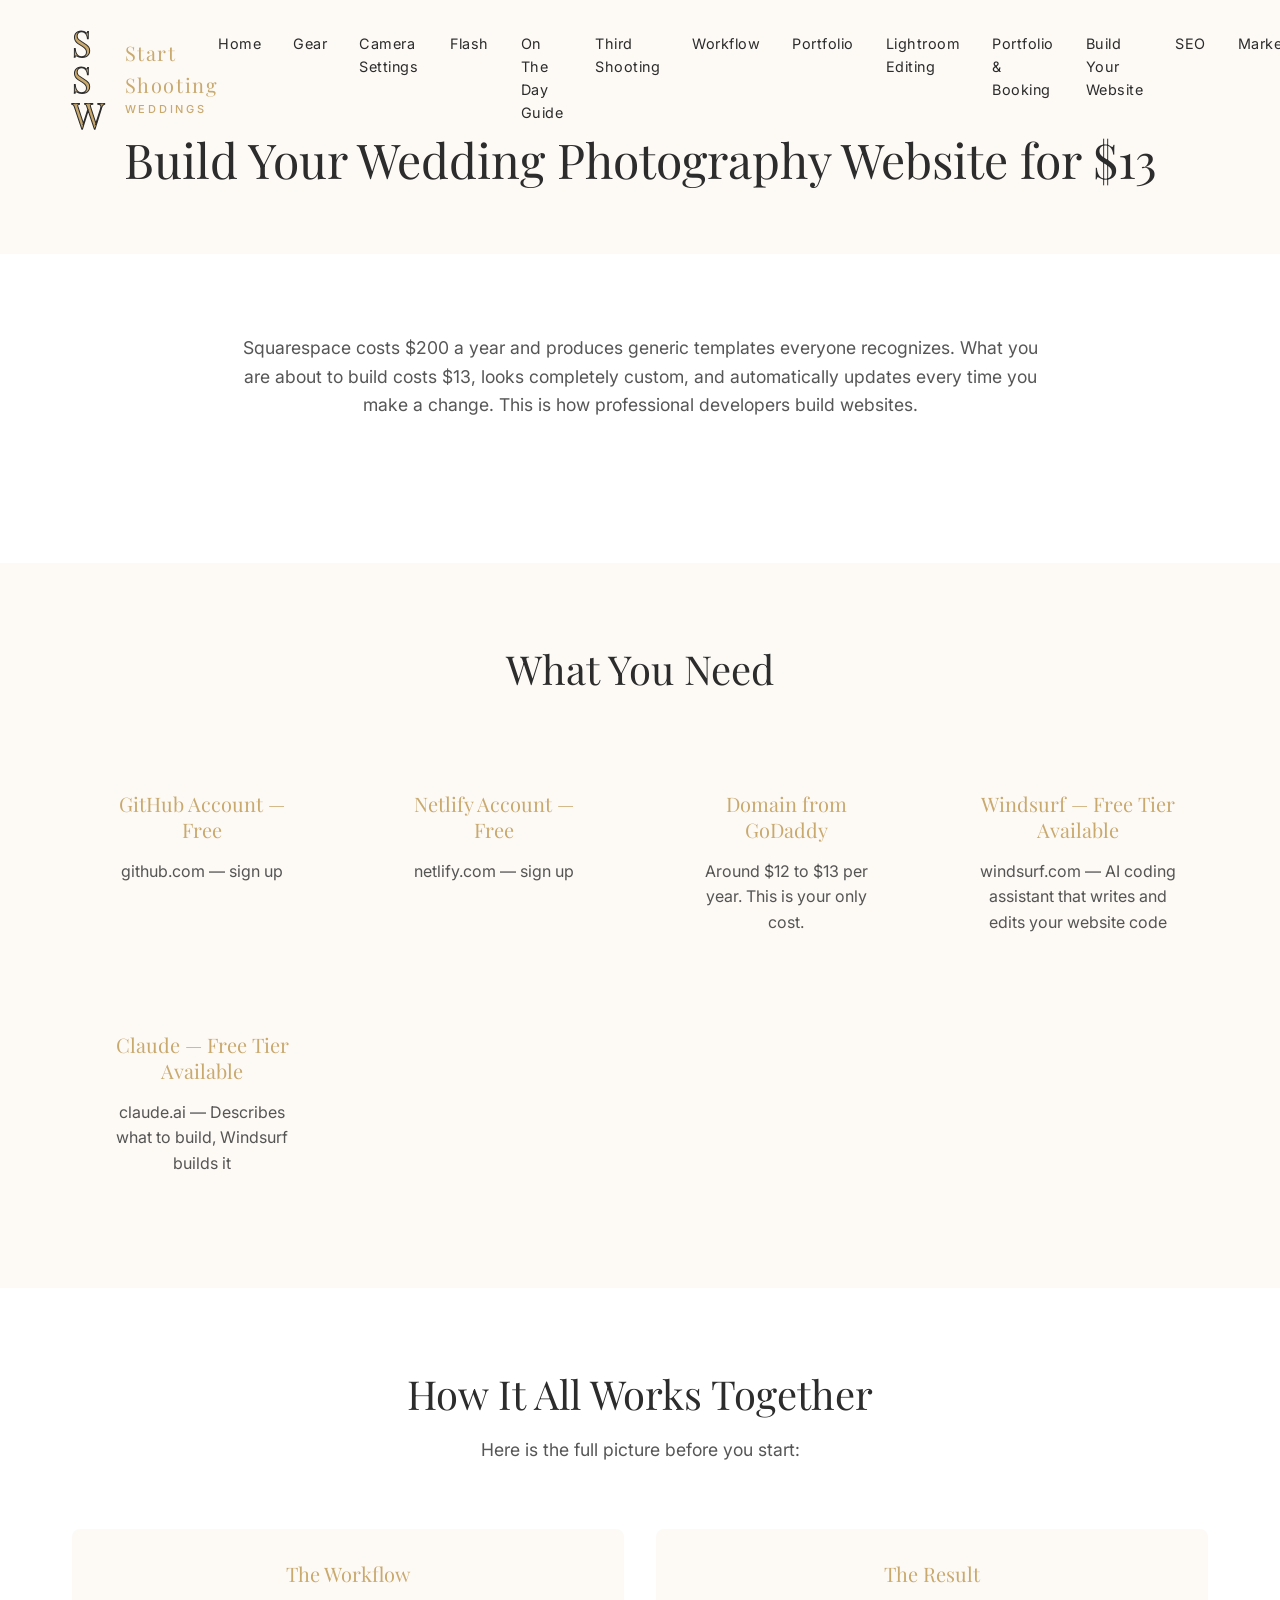
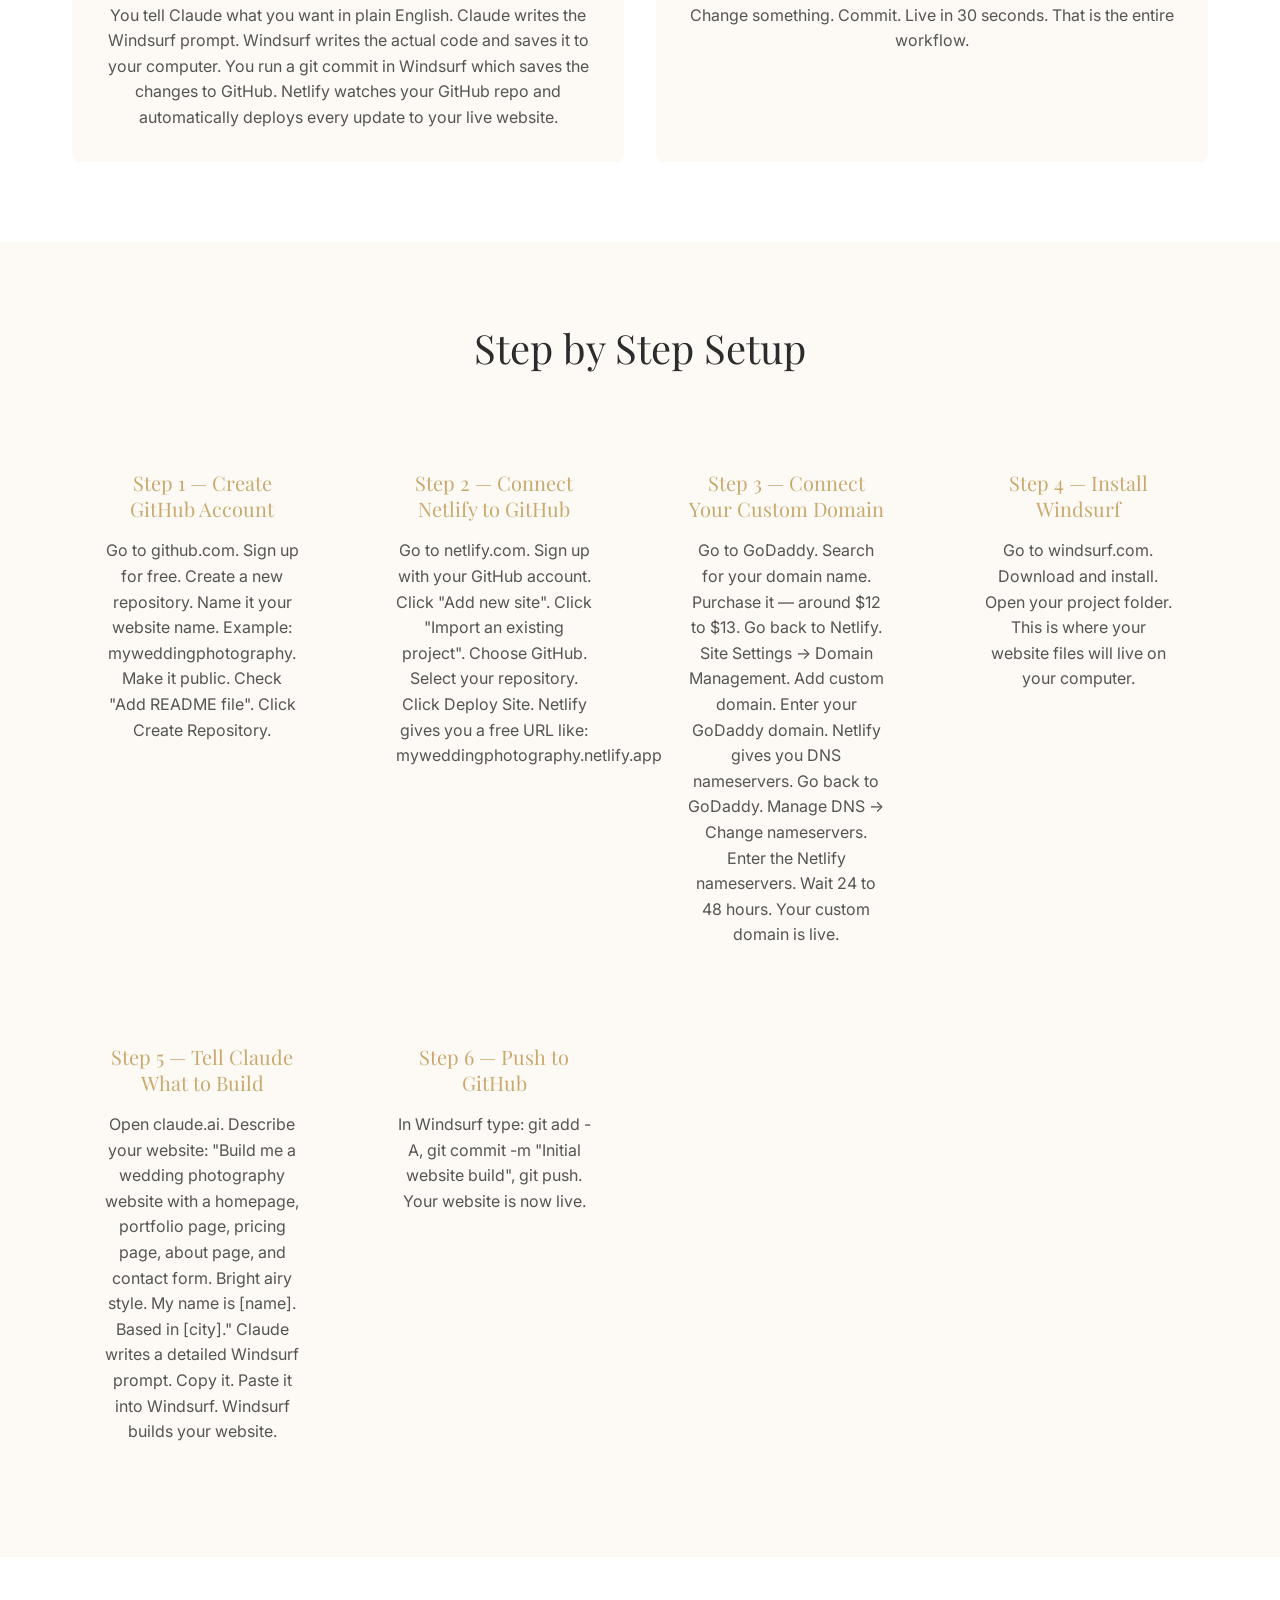
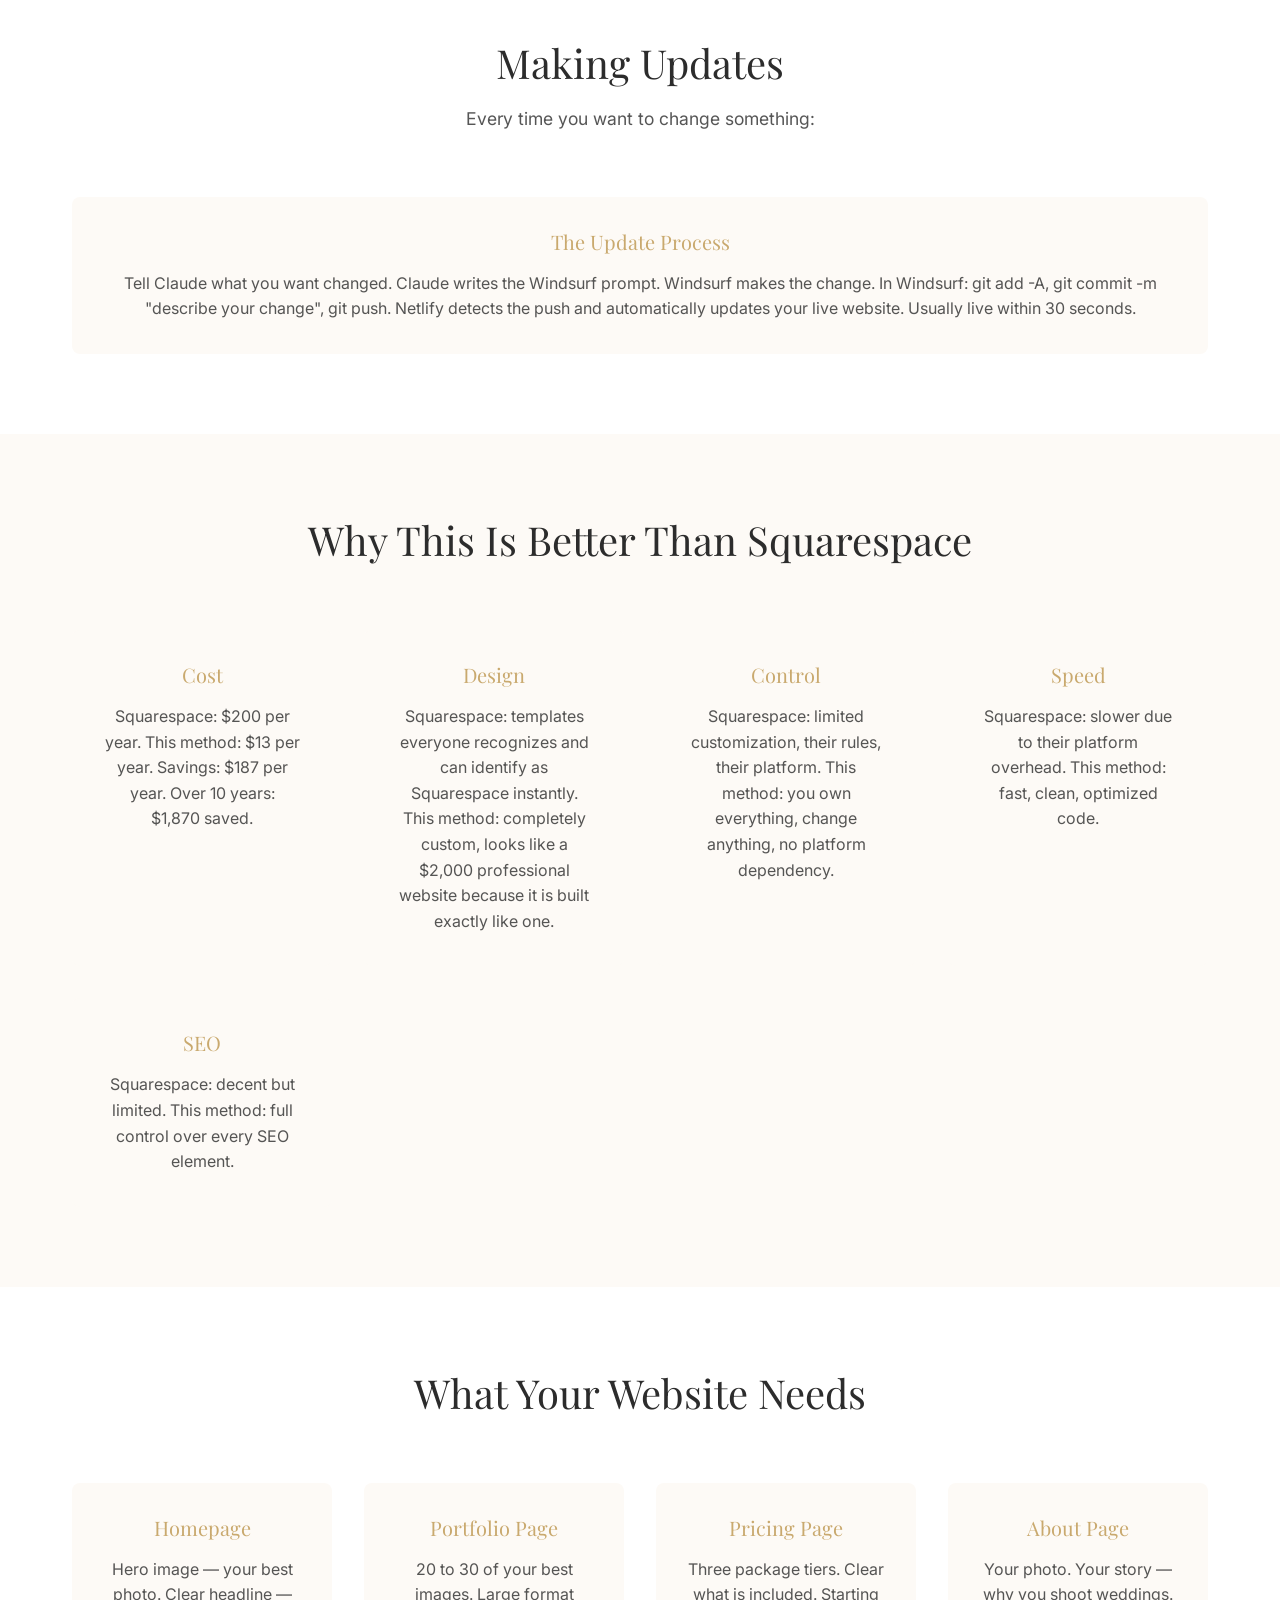
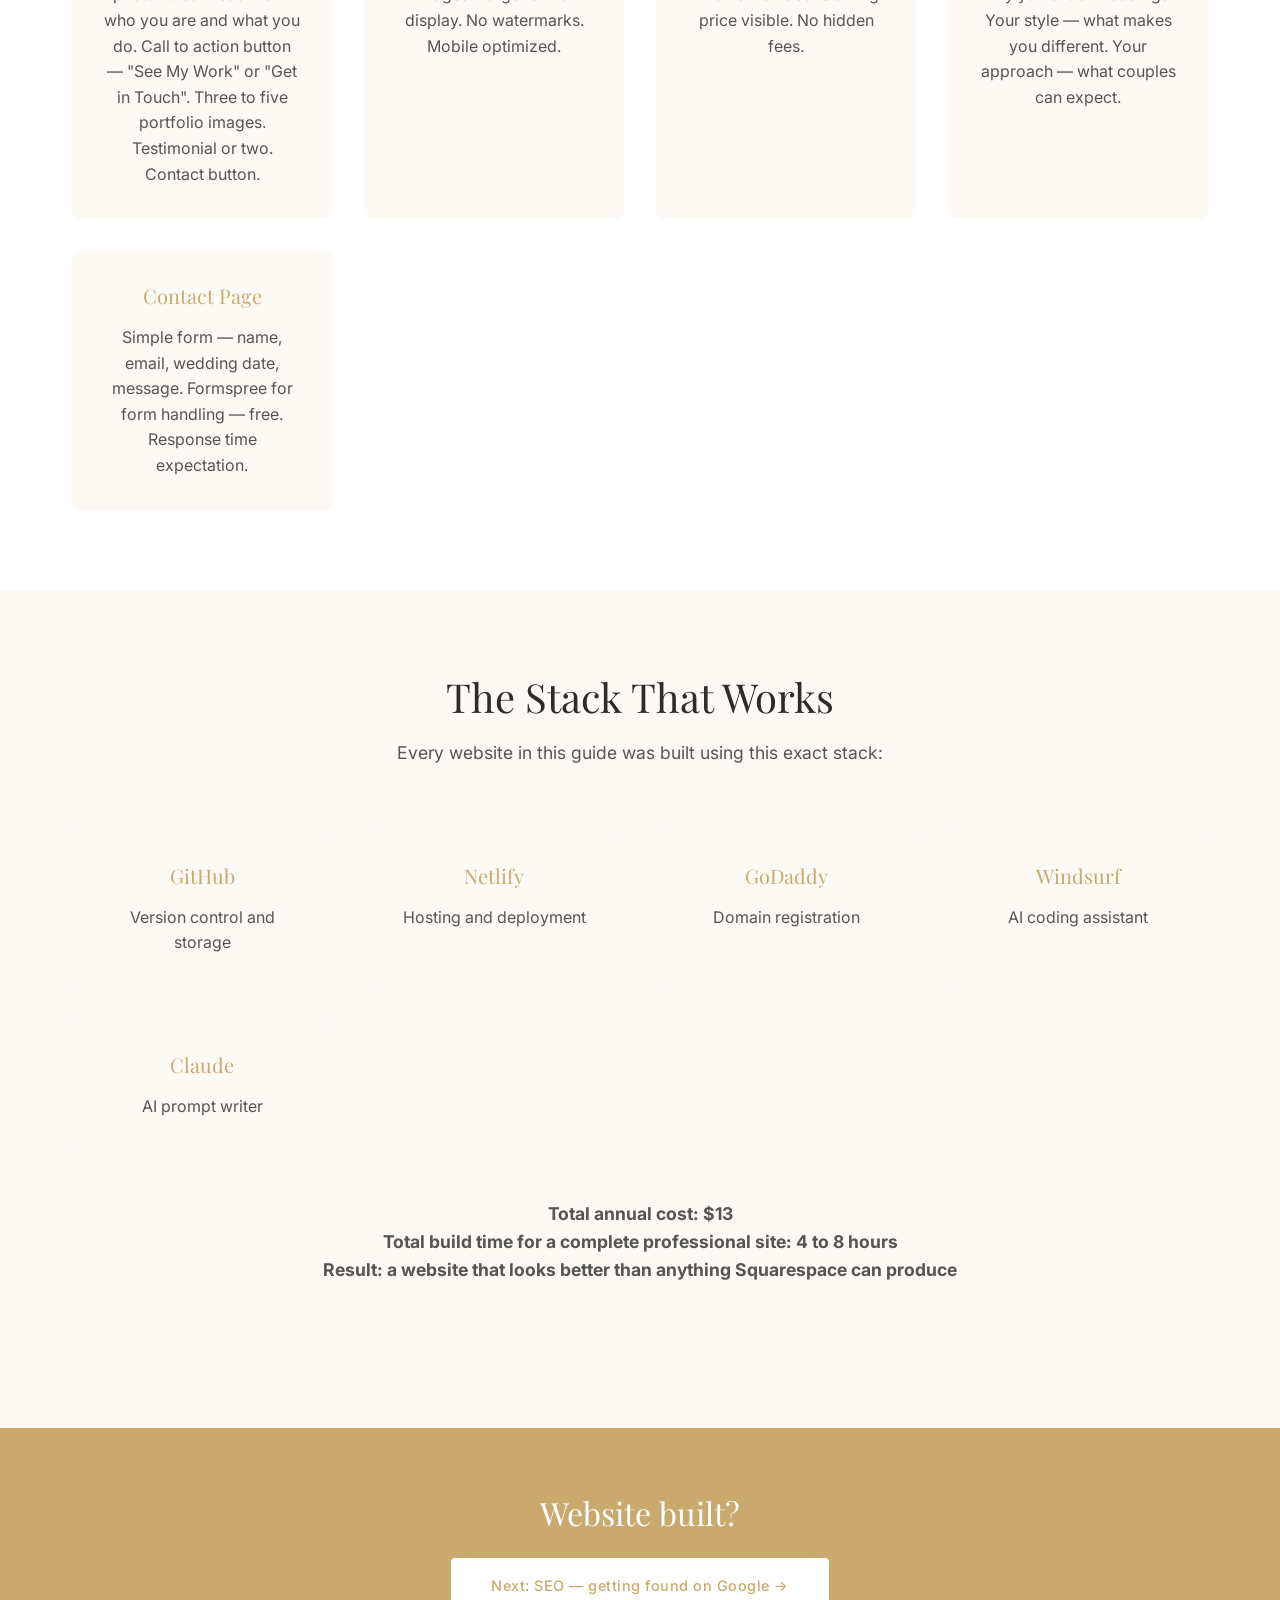
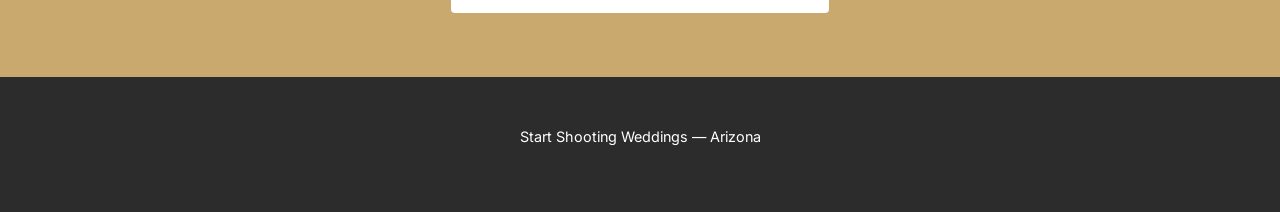
<file: build-your-website.html>
<!DOCTYPE html>
<html lang="en">
<head>
    <meta charset="UTF-8">
    <meta name="viewport" content="width=device-width, initial-scale=1.0">
    <title>Build Your Wedding Photography Website for $13 | Start Shooting Weddings</title>
    <meta name="description" content="Complete guide to building a professional wedding photography website for $13 per year using GitHub, Netlify, and AI tools. No Squarespace or Wix needed.">
    <link rel="stylesheet" href="style.css">
    <link rel="preconnect" href="https://fonts.googleapis.com">
    <link rel="preconnect" href="https://fonts.gstatic.com" crossorigin>
    <link rel="preload" href="https://fonts.googleapis.com/css2?family=Inter:wght@300;400;500;600&family=Playfair+Display:wght@400;500;600;700&display=swap" as="style" onload="this.onload=null;this.rel='stylesheet'">
    <noscript>
    <link href="https://fonts.googleapis.com/css2?family=Inter:wght@300;400;500;600&family=Playfair+Display:wght@400;500;600;700&display=swap" rel="stylesheet">
    </noscript>
</head>
<body>
    <nav class="nav">
        <div class="nav-container">
            <a href="index.html" class="logo">
                <div class="logo-monogram">
                    <span>S</span>
                    <span>S</span>
                    <span>W</span>
                </div>
                <div class="logo-text">
                    <span class="logo-main">Start Shooting</span>
                    <span class="logo-sub">WEDDINGS</span>
                </div>
            </a>
            <div class="nav-links">
                <a href="index.html">Home</a>
                <a href="gear.html">Gear</a>
                <a href="camera-settings.html">Camera Settings</a>
                <a href="flash.html">Flash</a>
                <a href="on-the-day-guide.html">On The Day Guide</a>
                <a href="third-shooting.html">Third Shooting</a>
                <a href="wedding-day-workflow.html">Workflow</a>
                <a href="portfolio.html">Portfolio</a>
                <a href="lightroom-editing.html">Lightroom Editing</a>
                <a href="portfolio-and-booking.html">Portfolio & Booking</a>
                <a href="build-your-website.html">Build Your Website</a>
                <a href="seo.html">SEO</a>
                <a href="marketing.html">Marketing</a>
                <a href="certificate.html">Certificate</a>
            </div>
            <button class="hamburger" aria-label="Toggle menu">
                <span></span>
                <span></span>
                <span></span>
            </button>
        </div>
    </nav>

    <section class="page-hero">
        <div class="container">
            <h1>Build Your Wedding Photography Website for $13</h1>
        </div>
    </section>

    <section class="content-section">
        <div class="container">
            <div class="section-intro">
                <p>Squarespace costs $200 a year and produces generic templates everyone recognizes. What you are about to build costs $13, looks completely custom, and automatically updates every time you make a change. This is how professional developers build websites.</p>
            </div>
        </div>
    </section>

    <section class="content-section">
        <div class="container">
            <div class="section-intro">
                <h2>What You Need</h2>
            </div>

            <div class="feature-grid">
                <div class="feature-item">
                    <h3>GitHub Account — Free</h3>
                    <p>github.com — sign up</p>
                </div>

                <div class="feature-item">
                    <h3>Netlify Account — Free</h3>
                    <p>netlify.com — sign up</p>
                </div>

                <div class="feature-item">
                    <h3>Domain from GoDaddy</h3>
                    <p>Around $12 to $13 per year. This is your only cost.</p>
                </div>

                <div class="feature-item">
                    <h3>Windsurf — Free Tier Available</h3>
                    <p>windsurf.com — AI coding assistant that writes and edits your website code</p>
                </div>

                <div class="feature-item">
                    <h3>Claude — Free Tier Available</h3>
                    <p>claude.ai — Describes what to build, Windsurf builds it</p>
                </div>
            </div>
        </div>
    </section>

    <section class="content-section">
        <div class="container">
            <div class="section-intro">
                <h2>How It All Works Together</h2>
                <p>Here is the full picture before you start:</p>
            </div>

            <div class="feature-grid">
                <div class="feature-item">
                    <h3>The Workflow</h3>
                    <p>You tell Claude what you want in plain English. Claude writes the Windsurf prompt. Windsurf writes the actual code and saves it to your computer. You run a git commit in Windsurf which saves the changes to GitHub. Netlify watches your GitHub repo and automatically deploys every update to your live website.</p>
                </div>

                <div class="feature-item">
                    <h3>The Result</h3>
                    <p>Change something. Commit. Live in 30 seconds. That is the entire workflow.</p>
                </div>
            </div>
        </div>
    </section>

    <section class="content-section">
        <div class="container">
            <div class="section-intro">
                <h2>Step by Step Setup</h2>
            </div>

            <div class="feature-grid">
                <div class="feature-item">
                    <h3>Step 1 — Create GitHub Account</h3>
                    <p>Go to github.com. Sign up for free. Create a new repository. Name it your website name. Example: myweddingphotography. Make it public. Check "Add README file". Click Create Repository.</p>
                </div>

                <div class="feature-item">
                    <h3>Step 2 — Connect Netlify to GitHub</h3>
                    <p>Go to netlify.com. Sign up with your GitHub account. Click "Add new site". Click "Import an existing project". Choose GitHub. Select your repository. Click Deploy Site. Netlify gives you a free URL like: myweddingphotography.netlify.app</p>
                </div>

                <div class="feature-item">
                    <h3>Step 3 — Connect Your Custom Domain</h3>
                    <p>Go to GoDaddy. Search for your domain name. Purchase it — around $12 to $13. Go back to Netlify. Site Settings → Domain Management. Add custom domain. Enter your GoDaddy domain. Netlify gives you DNS nameservers. Go back to GoDaddy. Manage DNS → Change nameservers. Enter the Netlify nameservers. Wait 24 to 48 hours. Your custom domain is live.</p>
                </div>

                <div class="feature-item">
                    <h3>Step 4 — Install Windsurf</h3>
                    <p>Go to windsurf.com. Download and install. Open your project folder. This is where your website files will live on your computer.</p>
                </div>

                <div class="feature-item">
                    <h3>Step 5 — Tell Claude What to Build</h3>
                    <p>Open claude.ai. Describe your website: "Build me a wedding photography website with a homepage, portfolio page, pricing page, about page, and contact form. Bright airy style. My name is [name]. Based in [city]." Claude writes a detailed Windsurf prompt. Copy it. Paste it into Windsurf. Windsurf builds your website.</p>
                </div>

                <div class="feature-item">
                    <h3>Step 6 — Push to GitHub</h3>
                    <p>In Windsurf type: git add -A, git commit -m "Initial website build", git push. Your website is now live.</p>
                </div>
            </div>
        </div>
    </section>

    <section class="content-section">
        <div class="container">
            <div class="section-intro">
                <h2>Making Updates</h2>
                <p>Every time you want to change something:</p>
            </div>

            <div class="feature-grid">
                <div class="feature-item">
                    <h3>The Update Process</h3>
                    <p>Tell Claude what you want changed. Claude writes the Windsurf prompt. Windsurf makes the change. In Windsurf: git add -A, git commit -m "describe your change", git push. Netlify detects the push and automatically updates your live website. Usually live within 30 seconds.</p>
                </div>
            </div>
        </div>
    </section>

    <section class="content-section">
        <div class="container">
            <div class="section-intro">
                <h2>Why This Is Better Than Squarespace</h2>
            </div>

            <div class="feature-grid">
                <div class="feature-item">
                    <h3>Cost</h3>
                    <p>Squarespace: $200 per year. This method: $13 per year. Savings: $187 per year. Over 10 years: $1,870 saved.</p>
                </div>

                <div class="feature-item">
                    <h3>Design</h3>
                    <p>Squarespace: templates everyone recognizes and can identify as Squarespace instantly. This method: completely custom, looks like a $2,000 professional website because it is built exactly like one.</p>
                </div>

                <div class="feature-item">
                    <h3>Control</h3>
                    <p>Squarespace: limited customization, their rules, their platform. This method: you own everything, change anything, no platform dependency.</p>
                </div>

                <div class="feature-item">
                    <h3>Speed</h3>
                    <p>Squarespace: slower due to their platform overhead. This method: fast, clean, optimized code.</p>
                </div>

                <div class="feature-item">
                    <h3>SEO</h3>
                    <p>Squarespace: decent but limited. This method: full control over every SEO element.</p>
                </div>
            </div>
        </div>
    </section>

    <section class="content-section">
        <div class="container">
            <div class="section-intro">
                <h2>What Your Website Needs</h2>
            </div>

            <div class="feature-grid">
                <div class="feature-item">
                    <h3>Homepage</h3>
                    <p>Hero image — your best photo. Clear headline — who you are and what you do. Call to action button — "See My Work" or "Get in Touch". Three to five portfolio images. Testimonial or two. Contact button.</p>
                </div>

                <div class="feature-item">
                    <h3>Portfolio Page</h3>
                    <p>20 to 30 of your best images. Large format display. No watermarks. Mobile optimized.</p>
                </div>

                <div class="feature-item">
                    <h3>Pricing Page</h3>
                    <p>Three package tiers. Clear what is included. Starting price visible. No hidden fees.</p>
                </div>

                <div class="feature-item">
                    <h3>About Page</h3>
                    <p>Your photo. Your story — why you shoot weddings. Your style — what makes you different. Your approach — what couples can expect.</p>
                </div>

                <div class="feature-item">
                    <h3>Contact Page</h3>
                    <p>Simple form — name, email, wedding date, message. Formspree for form handling — free. Response time expectation.</p>
                </div>
            </div>
        </div>
    </section>

    <section class="content-section">
        <div class="container">
            <div class="section-intro">
                <h2>The Stack That Works</h2>
                <p>Every website in this guide was built using this exact stack:</p>
            </div>

            <div class="feature-grid">
                <div class="feature-item">
                    <h3>GitHub</h3>
                    <p>Version control and storage</p>
                </div>

                <div class="feature-item">
                    <h3>Netlify</h3>
                    <p>Hosting and deployment</p>
                </div>

                <div class="feature-item">
                    <h3>GoDaddy</h3>
                    <p>Domain registration</p>
                </div>

                <div class="feature-item">
                    <h3>Windsurf</h3>
                    <p>AI coding assistant</p>
                </div>

                <div class="feature-item">
                    <h3>Claude</h3>
                    <p>AI prompt writer</p>
                </div>
            </div>

            <div class="section-intro" style="margin-top: 3rem;">
                <p style="text-align: center; font-size: 1.1rem;"><strong>Total annual cost: $13</strong></p>
                <p style="text-align: center; font-size: 1.1rem;"><strong>Total build time for a complete professional site: 4 to 8 hours</strong></p>
                <p style="text-align: center; font-size: 1.1rem;"><strong>Result: a website that looks better than anything Squarespace can produce</strong></p>
            </div>
        </div>
    </section>

    <section class="cta-section">
        <div class="container">
            <h2>Website built?</h2>
            <a href="seo.html" class="btn btn-primary">Next: SEO — getting found on Google →</a>
        </div>
    </section>

    <footer class="footer">
        <div class="container">
            <p>Start Shooting Weddings &mdash; Arizona</p>
        </div>
    </footer>

    <script>
        window.addEventListener('scroll', function() {
            const nav = document.querySelector('.nav');
            if (window.scrollY > 50) {
                nav.classList.add('nav-scrolled');
            } else {
                nav.classList.remove('nav-scrolled');
            }
        });

        // Hamburger menu toggle
        const hamburger = document.querySelector('.hamburger');
        const navLinks = document.querySelector('.nav-links');

        if (hamburger) {
            hamburger.addEventListener('click', function() {
                hamburger.classList.toggle('active');
                navLinks.classList.toggle('active');
            });

            // Close menu when clicking a link
            navLinks.querySelectorAll('a').forEach(link => {
                link.addEventListener('click', () => {
                    hamburger.classList.remove('active');
                    navLinks.classList.remove('active');
                });
            });
        }
    </script>
</body>
</html>
</file>
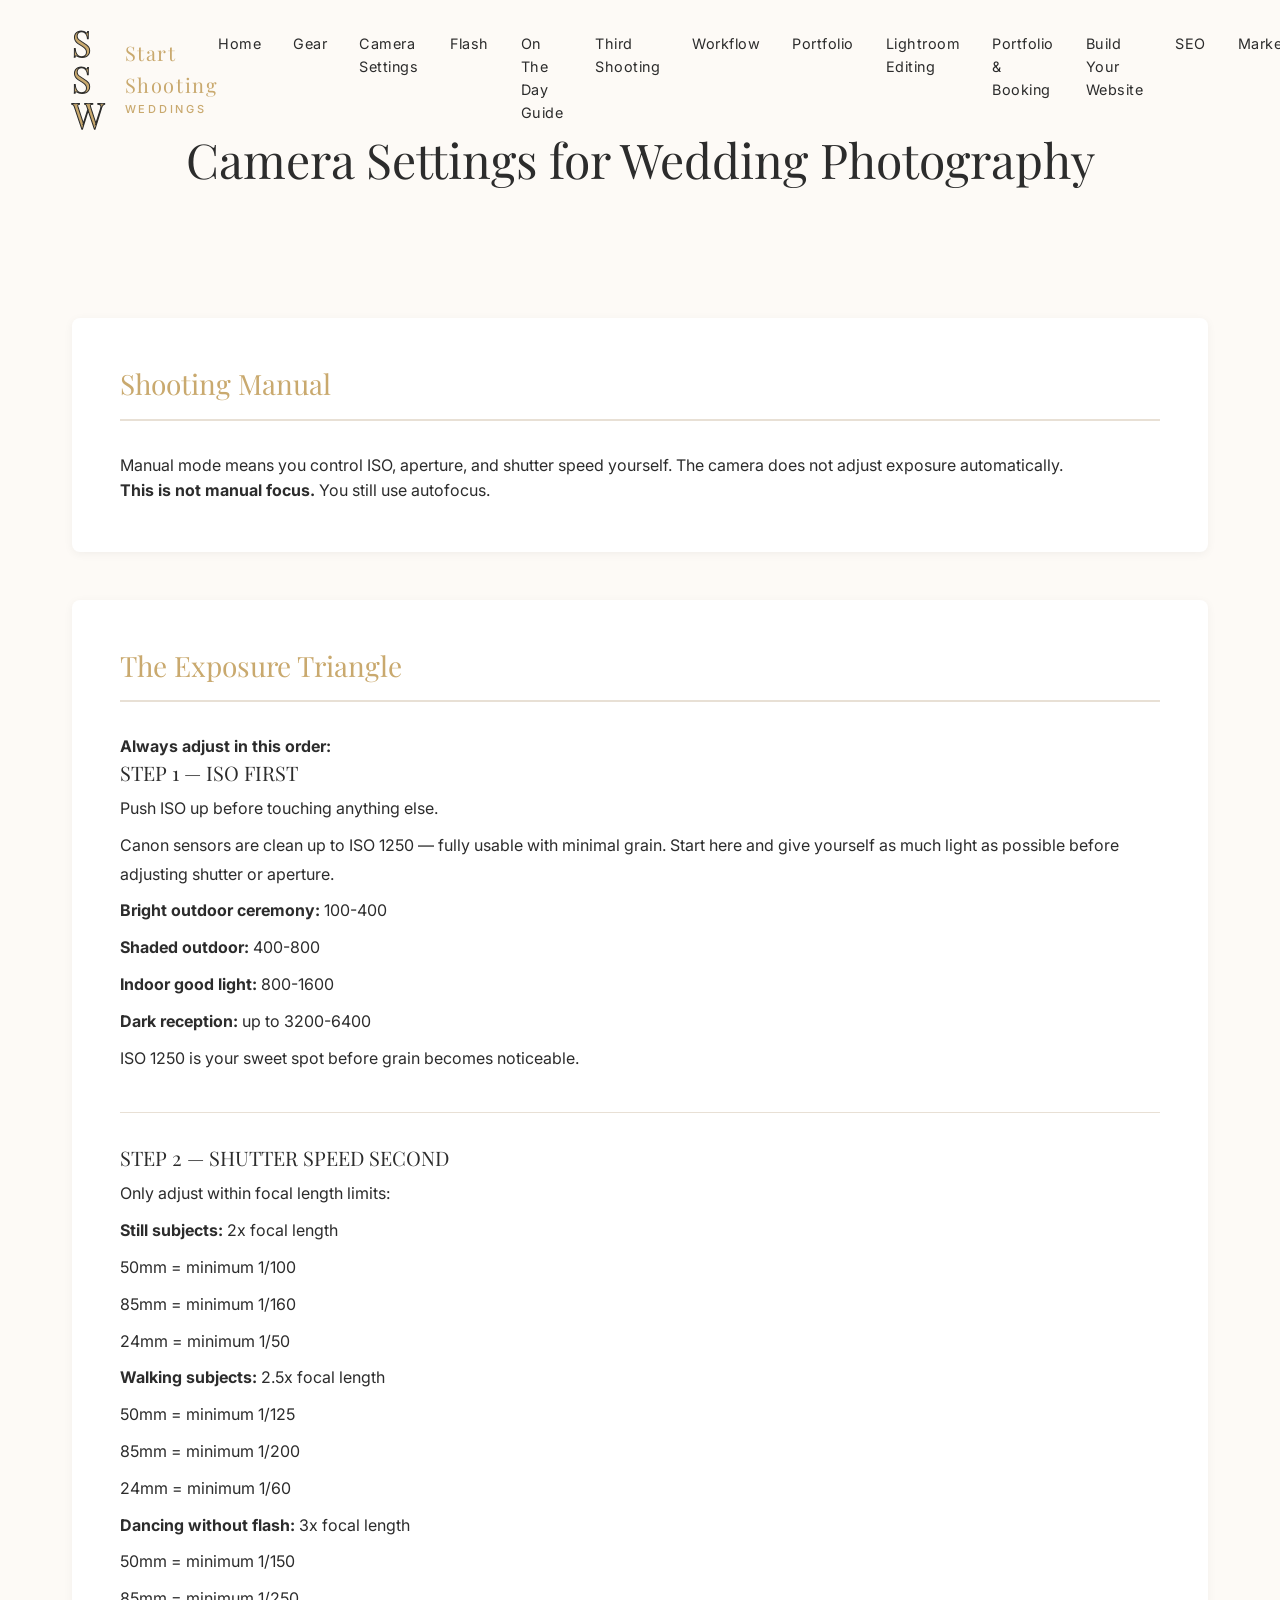
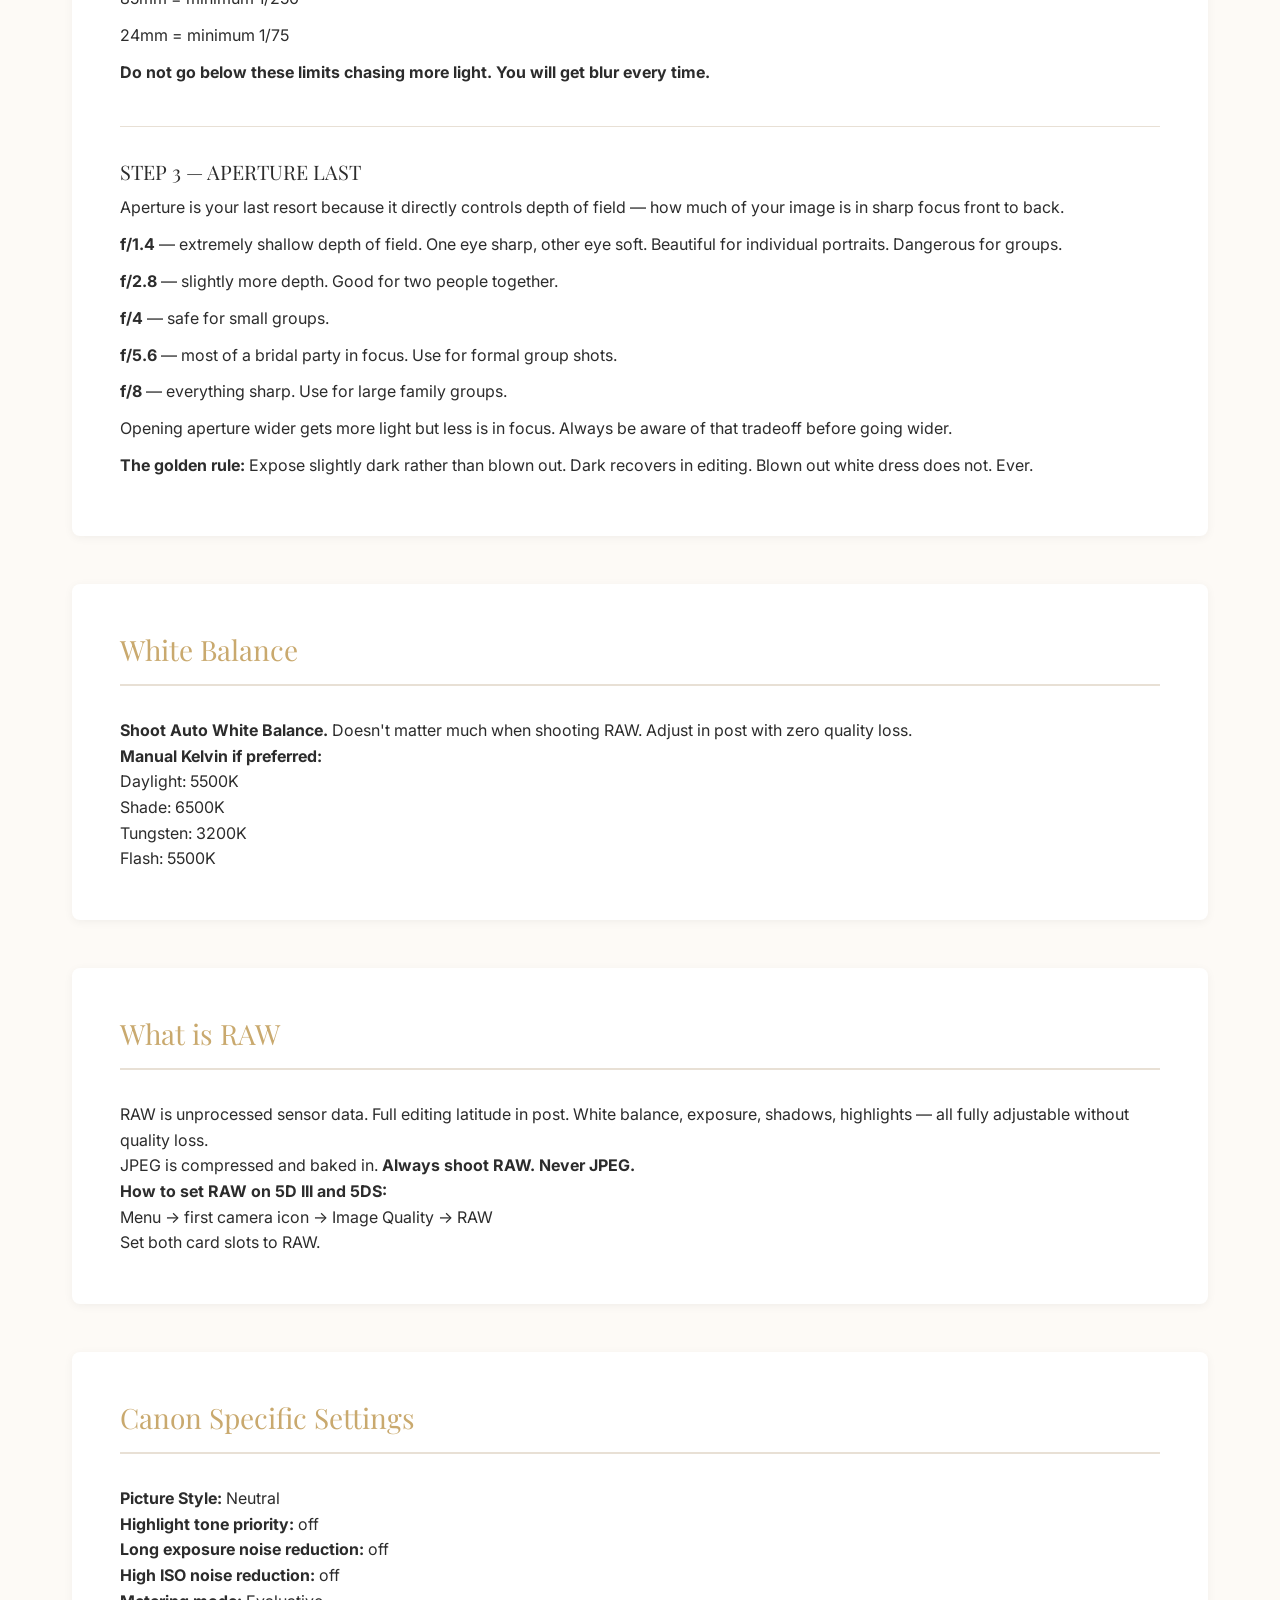
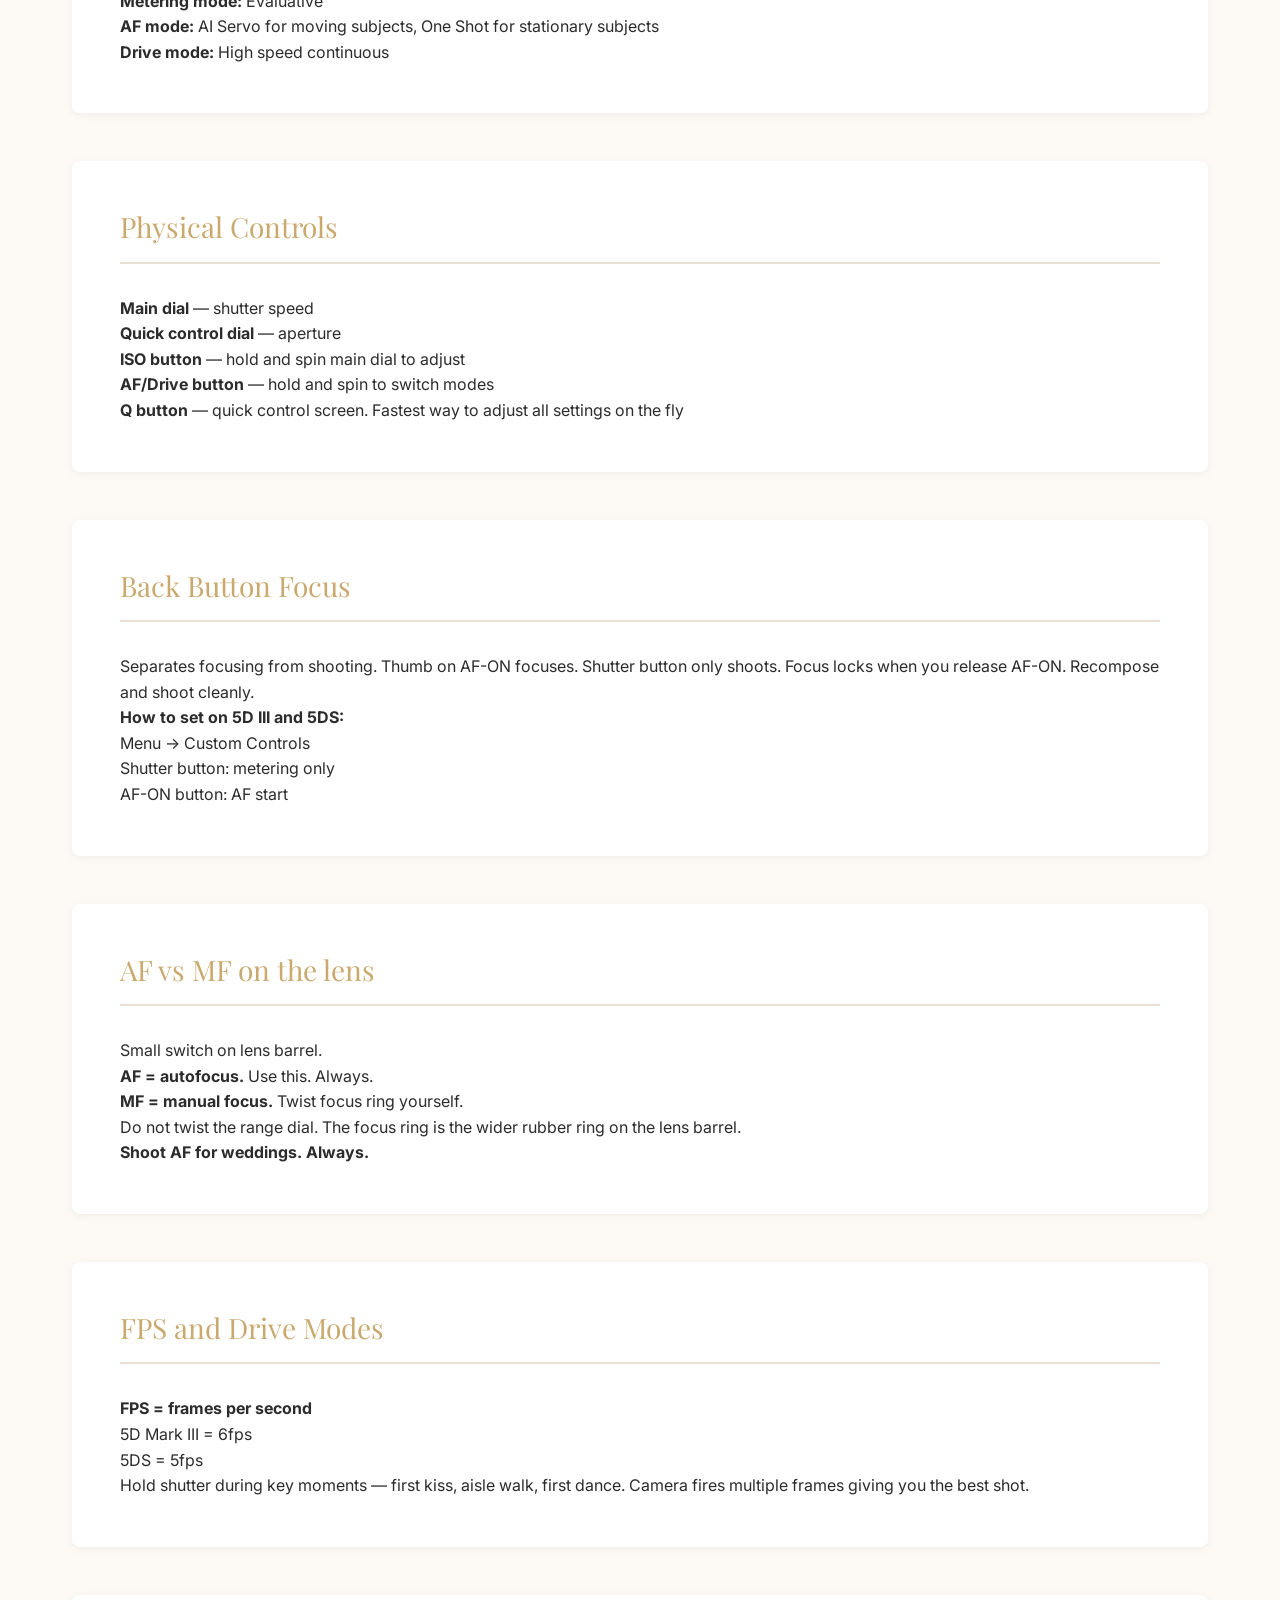
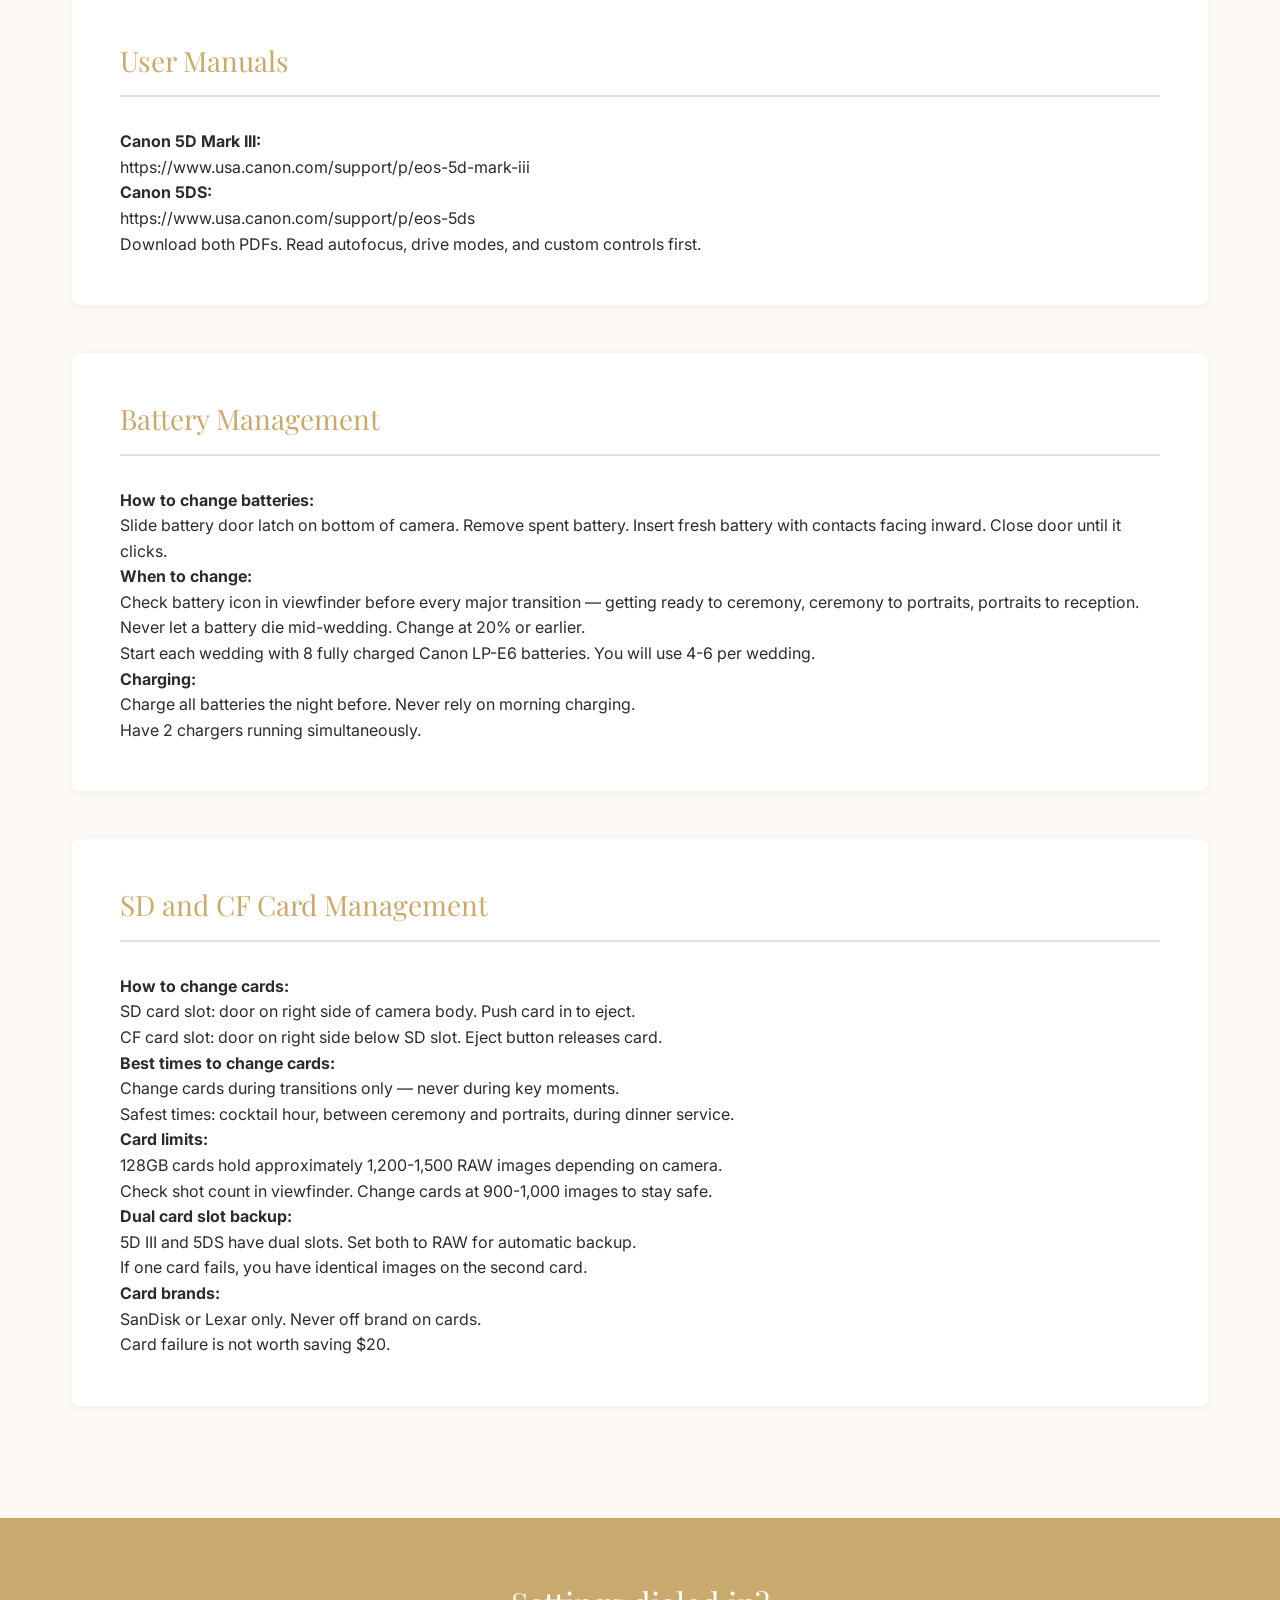
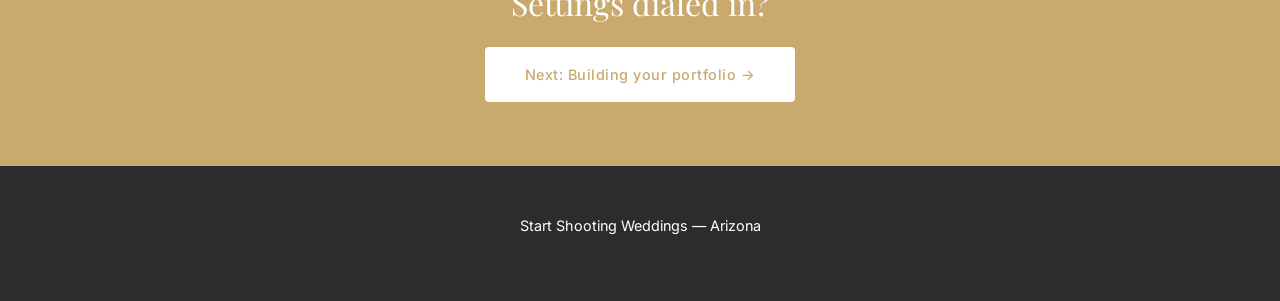
<file: camera-settings.html>
<!DOCTYPE html>
<html lang="en">
<head>
    <meta charset="UTF-8">
    <meta name="viewport" content="width=device-width, initial-scale=1.0">
    <title>Camera Settings for Wedding Photography | Start Shooting Weddings</title>
    <meta name="description" content="Complete guide to camera settings for wedding photography. Manual mode, exposure triangle, white balance, RAW, and Canon-specific settings.">
    <link rel="stylesheet" href="style.css">
    <link rel="preconnect" href="https://fonts.googleapis.com">
    <link rel="preconnect" href="https://fonts.gstatic.com" crossorigin>
    <link rel="preload" href="https://fonts.googleapis.com/css2?family=Inter:wght@300;400;500;600&family=Playfair+Display:wght@400;500;600;700&display=swap" as="style" onload="this.onload=null;this.rel='stylesheet'">
    <noscript>
    <link href="https://fonts.googleapis.com/css2?family=Inter:wght@300;400;500;600&family=Playfair+Display:wght@400;500;600;700&display=swap" rel="stylesheet">
    </noscript>
</head>
<body>
    <nav class="nav">
        <div class="nav-container">
            <a href="index.html" class="logo">
                <div class="logo-monogram">
                    <span>S</span>
                    <span>S</span>
                    <span>W</span>
                </div>
                <div class="logo-text">
                    <span class="logo-main">Start Shooting</span>
                    <span class="logo-sub">WEDDINGS</span>
                </div>
            </a>
            <div class="nav-links">
                <a href="index.html">Home</a>
                <a href="gear.html">Gear</a>
                <a href="camera-settings.html">Camera Settings</a>
                <a href="flash.html">Flash</a>
                <a href="on-the-day-guide.html">On The Day Guide</a>
                <a href="third-shooting.html">Third Shooting</a>
                <a href="wedding-day-workflow.html">Workflow</a>
                <a href="portfolio.html">Portfolio</a>
                <a href="lightroom-editing.html">Lightroom Editing</a>
                <a href="portfolio-and-booking.html">Portfolio & Booking</a>
                <a href="build-your-website.html">Build Your Website</a>
                <a href="seo.html">SEO</a>
                <a href="marketing.html">Marketing</a>
                <a href="certificate.html">Certificate</a>
            </div>
            <button class="hamburger" aria-label="Toggle menu">
                <span></span>
                <span></span>
                <span></span>
            </button>
        </div>
    </nav>

    <section class="page-hero">
        <div class="container">
            <h1>Camera Settings for Wedding Photography</h1>
        </div>
    </section>

    <section class="gear-section">
        <div class="container">
            <div class="gear-category">
                <h2>Shooting Manual</h2>
                <p>Manual mode means you control ISO, aperture, and shutter speed yourself. The camera does not adjust exposure automatically.</p>
                <p><strong>This is not manual focus.</strong> You still use autofocus.</p>
            </div>

            <div class="gear-category">
                <h2>The Exposure Triangle</h2>
                <p><strong>Always adjust in this order:</strong></p>
                
                <div class="gear-item">
                    <h3>STEP 1 — ISO FIRST</h3>
                    <p>Push ISO up before touching anything else.</p>
                    <p>Canon sensors are clean up to ISO 1250 — fully usable with minimal grain. Start here and give yourself as much light as possible before adjusting shutter or aperture.</p>
                    <p><strong>Bright outdoor ceremony:</strong> 100-400</p>
                    <p><strong>Shaded outdoor:</strong> 400-800</p>
                    <p><strong>Indoor good light:</strong> 800-1600</p>
                    <p><strong>Dark reception:</strong> up to 3200-6400</p>
                    <p>ISO 1250 is your sweet spot before grain becomes noticeable.</p>
                </div>

                <div class="gear-item">
                    <h3>STEP 2 — SHUTTER SPEED SECOND</h3>
                    <p>Only adjust within focal length limits:</p>
                    <p><strong>Still subjects:</strong> 2x focal length</p>
                    <p>50mm = minimum 1/100</p>
                    <p>85mm = minimum 1/160</p>
                    <p>24mm = minimum 1/50</p>
                    <p><strong>Walking subjects:</strong> 2.5x focal length</p>
                    <p>50mm = minimum 1/125</p>
                    <p>85mm = minimum 1/200</p>
                    <p>24mm = minimum 1/60</p>
                    <p><strong>Dancing without flash:</strong> 3x focal length</p>
                    <p>50mm = minimum 1/150</p>
                    <p>85mm = minimum 1/250</p>
                    <p>24mm = minimum 1/75</p>
                    <p><strong>Do not go below these limits chasing more light. You will get blur every time.</strong></p>
                </div>

                <div class="gear-item">
                    <h3>STEP 3 — APERTURE LAST</h3>
                    <p>Aperture is your last resort because it directly controls depth of field — how much of your image is in sharp focus front to back.</p>
                    <p><strong>f/1.4</strong> — extremely shallow depth of field. One eye sharp, other eye soft. Beautiful for individual portraits. Dangerous for groups.</p>
                    <p><strong>f/2.8</strong> — slightly more depth. Good for two people together.</p>
                    <p><strong>f/4</strong> — safe for small groups.</p>
                    <p><strong>f/5.6</strong> — most of a bridal party in focus. Use for formal group shots.</p>
                    <p><strong>f/8</strong> — everything sharp. Use for large family groups.</p>
                    <p>Opening aperture wider gets more light but less is in focus. Always be aware of that tradeoff before going wider.</p>
                    <p><strong>The golden rule:</strong> Expose slightly dark rather than blown out. Dark recovers in editing. Blown out white dress does not. Ever.</p>
                </div>
            </div>

            <div class="gear-category">
                <h2>White Balance</h2>
                <p><strong>Shoot Auto White Balance.</strong> Doesn't matter much when shooting RAW. Adjust in post with zero quality loss.</p>
                <p><strong>Manual Kelvin if preferred:</strong></p>
                <p>Daylight: 5500K</p>
                <p>Shade: 6500K</p>
                <p>Tungsten: 3200K</p>
                <p>Flash: 5500K</p>
            </div>

            <div class="gear-category">
                <h2>What is RAW</h2>
                <p>RAW is unprocessed sensor data. Full editing latitude in post. White balance, exposure, shadows, highlights — all fully adjustable without quality loss.</p>
                <p>JPEG is compressed and baked in. <strong>Always shoot RAW. Never JPEG.</strong></p>
                <p><strong>How to set RAW on 5D III and 5DS:</strong></p>
                <p>Menu → first camera icon → Image Quality → RAW</p>
                <p>Set both card slots to RAW.</p>
            </div>

            <div class="gear-category">
                <h2>Canon Specific Settings</h2>
                <p><strong>Picture Style:</strong> Neutral</p>
                <p><strong>Highlight tone priority:</strong> off</p>
                <p><strong>Long exposure noise reduction:</strong> off</p>
                <p><strong>High ISO noise reduction:</strong> off</p>
                <p><strong>Metering mode:</strong> Evaluative</p>
                <p><strong>AF mode:</strong> AI Servo for moving subjects, One Shot for stationary subjects</p>
                <p><strong>Drive mode:</strong> High speed continuous</p>
            </div>

            <div class="gear-category">
                <h2>Physical Controls</h2>
                <p><strong>Main dial</strong> — shutter speed</p>
                <p><strong>Quick control dial</strong> — aperture</p>
                <p><strong>ISO button</strong> — hold and spin main dial to adjust</p>
                <p><strong>AF/Drive button</strong> — hold and spin to switch modes</p>
                <p><strong>Q button</strong> — quick control screen. Fastest way to adjust all settings on the fly</p>
            </div>

            <div class="gear-category">
                <h2>Back Button Focus</h2>
                <p>Separates focusing from shooting. Thumb on AF-ON focuses. Shutter button only shoots. Focus locks when you release AF-ON. Recompose and shoot cleanly.</p>
                <p><strong>How to set on 5D III and 5DS:</strong></p>
                <p>Menu → Custom Controls</p>
                <p>Shutter button: metering only</p>
                <p>AF-ON button: AF start</p>
            </div>

            <div class="gear-category">
                <h2>AF vs MF on the lens</h2>
                <p>Small switch on lens barrel.</p>
                <p><strong>AF = autofocus.</strong> Use this. Always.</p>
                <p><strong>MF = manual focus.</strong> Twist focus ring yourself.</p>
                <p>Do not twist the range dial. The focus ring is the wider rubber ring on the lens barrel.</p>
                <p><strong>Shoot AF for weddings. Always.</strong></p>
            </div>

            <div class="gear-category">
                <h2>FPS and Drive Modes</h2>
                <p><strong>FPS = frames per second</strong></p>
                <p>5D Mark III = 6fps</p>
                <p>5DS = 5fps</p>
                <p>Hold shutter during key moments — first kiss, aisle walk, first dance. Camera fires multiple frames giving you the best shot.</p>
            </div>

            <div class="gear-category">
                <h2>User Manuals</h2>
                <p><strong>Canon 5D Mark III:</strong></p>
                <p><a href="https://www.usa.canon.com/support/p/eos-5d-mark-iii" target="_blank">https://www.usa.canon.com/support/p/eos-5d-mark-iii</a></p>
                <p><strong>Canon 5DS:</strong></p>
                <p><a href="https://www.usa.canon.com/support/p/eos-5ds" target="_blank">https://www.usa.canon.com/support/p/eos-5ds</a></p>
                <p>Download both PDFs. Read autofocus, drive modes, and custom controls first.</p>
            </div>

            <div class="gear-category">
                <h2>Battery Management</h2>
                <p><strong>How to change batteries:</strong></p>
                <p>Slide battery door latch on bottom of camera. Remove spent battery. Insert fresh battery with contacts facing inward. Close door until it clicks.</p>
                <p><strong>When to change:</strong></p>
                <p>Check battery icon in viewfinder before every major transition — getting ready to ceremony, ceremony to portraits, portraits to reception.</p>
                <p>Never let a battery die mid-wedding. Change at 20% or earlier.</p>
                <p>Start each wedding with 8 fully charged Canon LP-E6 batteries. You will use 4-6 per wedding.</p>
                <p><strong>Charging:</strong></p>
                <p>Charge all batteries the night before. Never rely on morning charging.</p>
                <p>Have 2 chargers running simultaneously.</p>
            </div>

            <div class="gear-category">
                <h2>SD and CF Card Management</h2>
                <p><strong>How to change cards:</strong></p>
                <p>SD card slot: door on right side of camera body. Push card in to eject.</p>
                <p>CF card slot: door on right side below SD slot. Eject button releases card.</p>
                <p><strong>Best times to change cards:</strong></p>
                <p>Change cards during transitions only — never during key moments.</p>
                <p>Safest times: cocktail hour, between ceremony and portraits, during dinner service.</p>
                <p><strong>Card limits:</strong></p>
                <p>128GB cards hold approximately 1,200-1,500 RAW images depending on camera.</p>
                <p>Check shot count in viewfinder. Change cards at 900-1,000 images to stay safe.</p>
                <p><strong>Dual card slot backup:</strong></p>
                <p>5D III and 5DS have dual slots. Set both to RAW for automatic backup.</p>
                <p>If one card fails, you have identical images on the second card.</p>
                <p><strong>Card brands:</strong></p>
                <p>SanDisk or Lexar only. Never off brand on cards.</p>
                <p>Card failure is not worth saving $20.</p>
            </div>
        </div>
    </section>

    <section class="cta-section">
        <div class="container">
            <h2>Settings dialed in?</h2>
            <a href="portfolio.html" class="btn btn-primary">Next: Building your portfolio →</a>
        </div>
    </section>

    <footer class="footer">
        <div class="container">
            <p>Start Shooting Weddings &mdash; Arizona</p>
        </div>
    </footer>

    <script>
        window.addEventListener('scroll', function() {
            const nav = document.querySelector('.nav');
            if (window.scrollY > 50) {
                nav.classList.add('nav-scrolled');
            } else {
                nav.classList.remove('nav-scrolled');
            }
        });

        // Hamburger menu toggle
        const hamburger = document.querySelector('.hamburger');
        const navLinks = document.querySelector('.nav-links');

        if (hamburger) {
            hamburger.addEventListener('click', function() {
                hamburger.classList.toggle('active');
                navLinks.classList.toggle('active');
            });

            // Close menu when clicking a link
            navLinks.querySelectorAll('a').forEach(link => {
                link.addEventListener('click', () => {
                    hamburger.classList.remove('active');
                    navLinks.classList.remove('active');
                });
            });
        }
    </script>
</body>
</html>
</file>
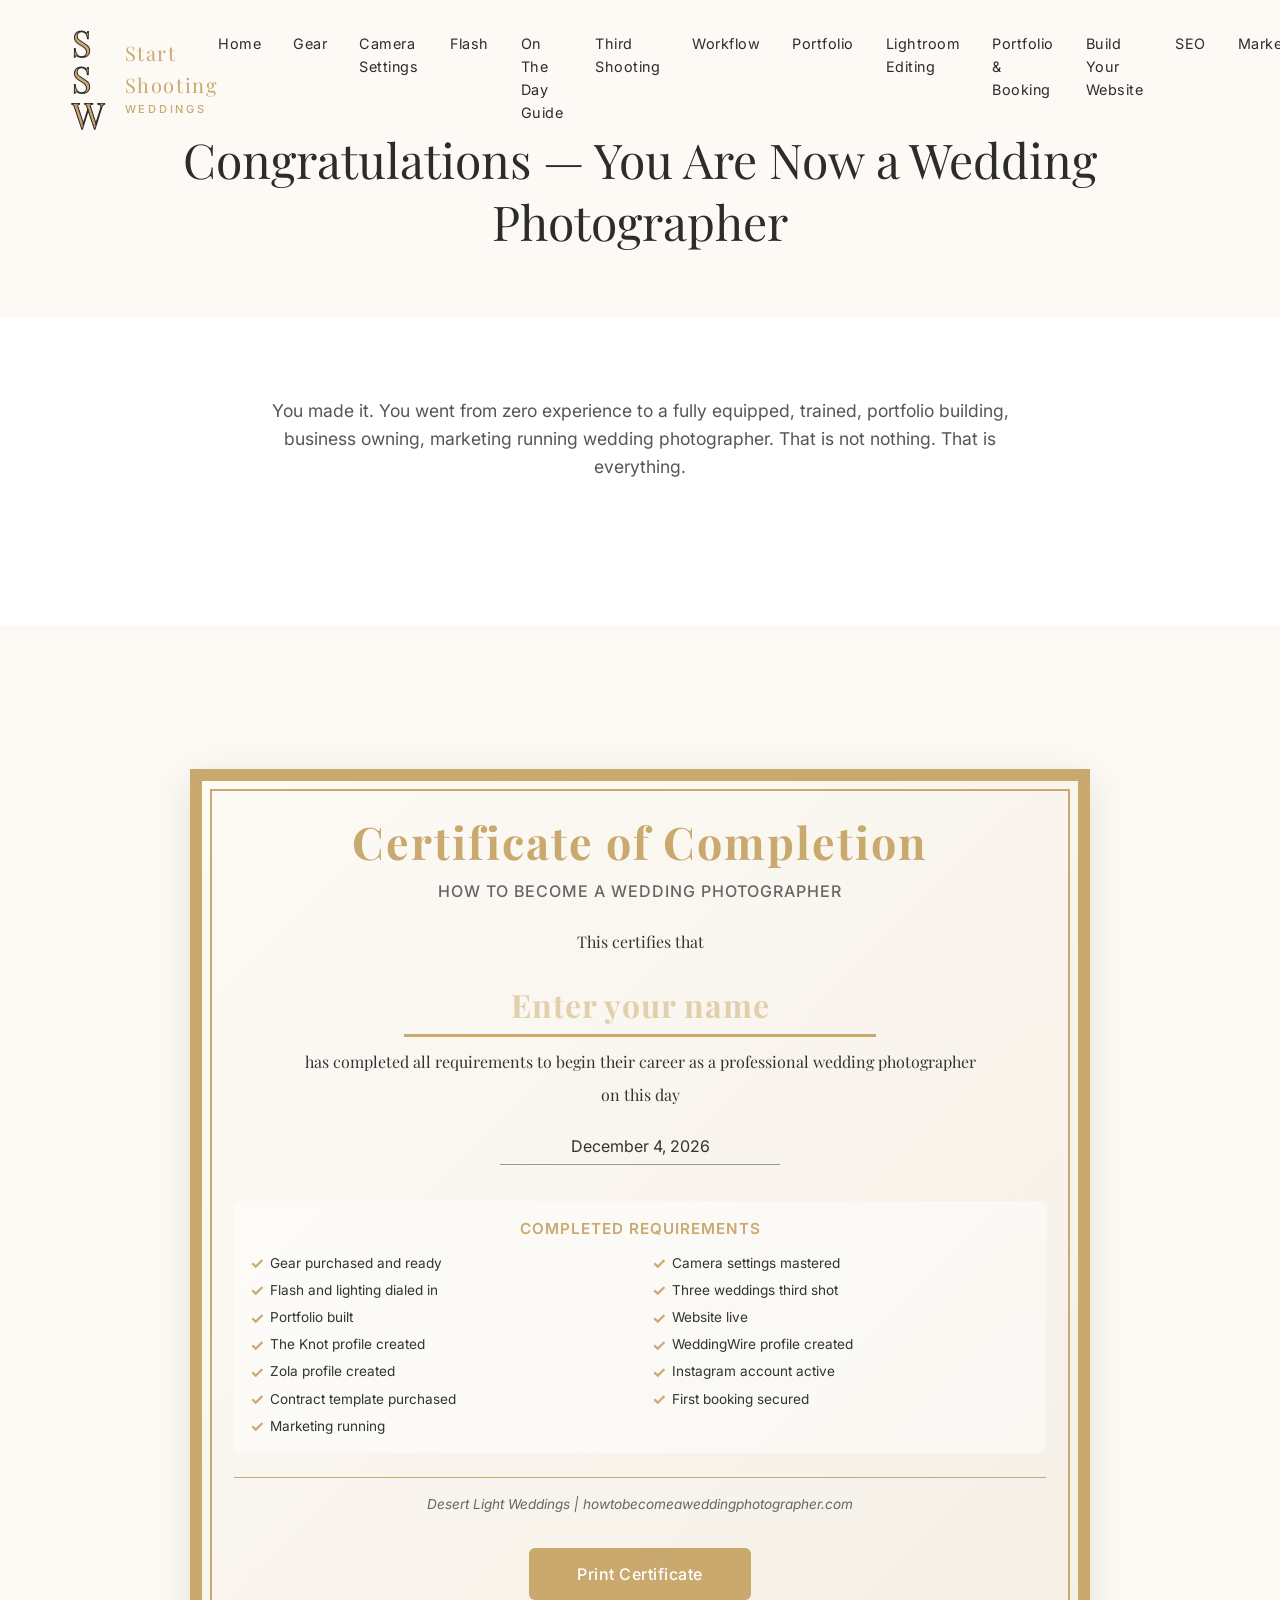
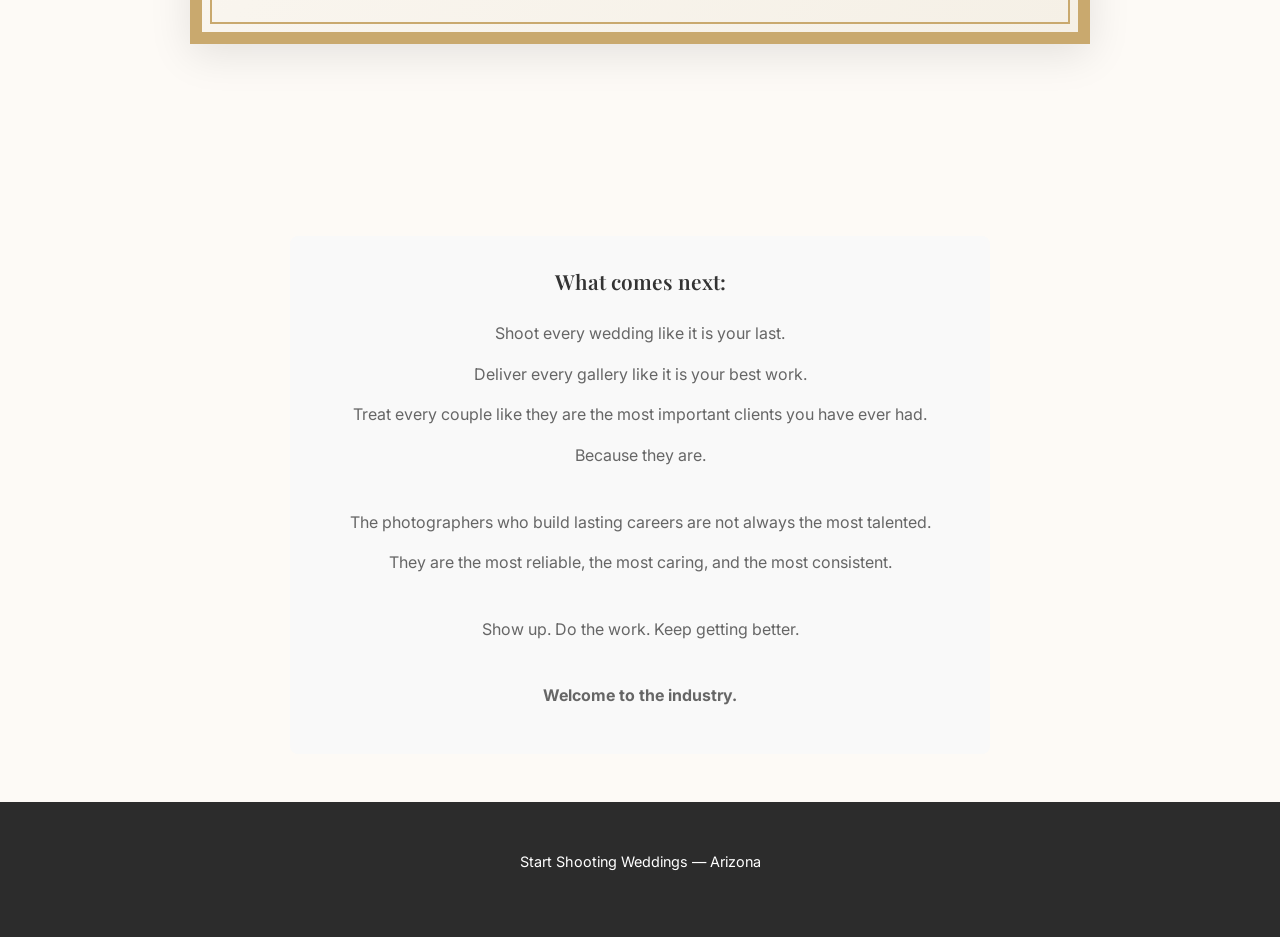
<file: certificate.html>
<!DOCTYPE html>
<html lang="en">
<head>
    <meta charset="UTF-8">
    <meta name="viewport" content="width=device-width, initial-scale=1.0">
    <title>Certificate of Completion | Start Shooting Weddings</title>
    <meta name="description" content="Certificate of completion for the How to Become a Wedding Photographer course.">
    <link rel="stylesheet" href="style.css">
    <link rel="preconnect" href="https://fonts.googleapis.com">
    <link rel="preconnect" href="https://fonts.gstatic.com" crossorigin>
    <link rel="preload" href="https://fonts.googleapis.com/css2?family=Inter:wght@300;400;500;600&family=Playfair+Display:wght@400;500;600;700&display=swap" as="style" onload="this.onload=null;this.rel='stylesheet'">
    <noscript>
    <link href="https://fonts.googleapis.com/css2?family=Inter:wght@300;400;500;600&family=Playfair+Display:wght@400;500;600;700&display=swap" rel="stylesheet">
    </noscript>
    <style>
        .certificate-wrapper {
            max-width: 1100px;
            margin: 2rem auto;
            padding: 2rem;
            min-height: calc(100vh - 4rem);
            display: flex;
            align-items: center;
            justify-content: center;
        }

        .certificate-container {
            background: linear-gradient(135deg, #fdfaf6 0%, #f5f0e6 100%);
            border: 12px solid #C9A96E;
            padding: 2rem;
            text-align: center;
            font-family: 'Playfair Display', serif;
            box-shadow: 0 10px 40px rgba(0,0,0,0.1);
            position: relative;
            width: 100%;
            max-width: 900px;
        }

        .certificate-container::before {
            content: '';
            position: absolute;
            top: 8px;
            left: 8px;
            right: 8px;
            bottom: 8px;
            border: 2px solid #C9A96E;
            pointer-events: none;
        }

        .certificate-header {
            margin-bottom: 1.5rem;
        }

        .certificate-title {
            font-size: 2.8rem;
            color: #C9A96E;
            margin-bottom: 0.5rem;
            font-weight: 700;
            letter-spacing: 2px;
        }

        .certificate-subtitle {
            font-size: 1rem;
            color: #666;
            font-weight: 500;
            font-family: 'Inter', sans-serif;
            letter-spacing: 1px;
            text-transform: uppercase;
        }

        .certificate-body {
            margin: 1.5rem 0;
        }

        .certificate-text {
            font-size: 1rem;
            color: #333;
            margin-bottom: 0.5rem;
            line-height: 1.6;
        }

        .name-field {
            font-size: 2rem;
            color: #C9A96E;
            font-weight: 700;
            border: none;
            border-bottom: 3px solid #C9A96E;
            background: transparent;
            text-align: center;
            padding: 0.5rem 2rem;
            margin: 0.75rem 0;
            font-family: 'Playfair Display', serif;
            min-width: 350px;
            letter-spacing: 1px;
        }

        .name-field:focus {
            outline: none;
            border-bottom: 4px solid #C9A96E;
        }

        .name-field::placeholder {
            color: #C9A96E;
            opacity: 0.5;
        }

        .date-field {
            font-size: 1rem;
            color: #333;
            border: none;
            border-bottom: 1px solid #999;
            background: transparent;
            text-align: center;
            padding: 0.5rem 1rem;
            margin: 0.75rem 0;
            font-family: 'Inter', sans-serif;
        }

        .checklist-section {
            margin: 1.5rem 0;
            padding: 1rem;
            background: rgba(255,255,255,0.5);
            border-radius: 8px;
        }

        .checklist-title {
            font-size: 0.95rem;
            color: #C9A96E;
            font-weight: 600;
            margin-bottom: 0.75rem;
            font-family: 'Inter', sans-serif;
            text-transform: uppercase;
            letter-spacing: 1px;
        }

        .checklist-grid {
            display: grid;
            grid-template-columns: repeat(2, 1fr);
            gap: 0.4rem 1.5rem;
            text-align: left;
            font-family: 'Inter', sans-serif;
        }

        .checklist-item {
            font-size: 0.85rem;
            color: #333;
            display: flex;
            align-items: center;
            line-height: 1.3;
        }

        .checklist-item::before {
            content: '✓';
            color: #C9A96E;
            font-weight: bold;
            margin-right: 0.4rem;
            font-size: 1rem;
        }

        .signature-section {
            margin-top: 1.5rem;
            padding-top: 1rem;
            border-top: 1px solid #C9A96E;
        }

        .signature-line {
            font-size: 0.85rem;
            color: #666;
            font-family: 'Inter', sans-serif;
            font-style: italic;
        }

        .print-button {
            margin-top: 2rem;
            padding: 1rem 3rem;
            background-color: #C9A96E;
            color: white;
            border: none;
            border-radius: 6px;
            font-family: 'Inter', sans-serif;
            font-size: 1rem;
            font-weight: 500;
            cursor: pointer;
            transition: all 0.3s ease;
            letter-spacing: 0.5px;
        }

        .print-button:hover {
            background-color: #b8985e;
            transform: translateY(-2px);
            box-shadow: 0 4px 12px rgba(201, 169, 110, 0.4);
        }

        .final-message {
            max-width: 700px;
            margin: 3rem auto;
            text-align: center;
            font-family: 'Inter', sans-serif;
            padding: 2rem;
            background: #f9f9f9;
            border-radius: 8px;
        }

        .final-message h3 {
            font-size: 1.3rem;
            color: #333;
            margin-bottom: 1.5rem;
            font-weight: 600;
        }

        .final-message p {
            font-size: 1rem;
            color: #666;
            line-height: 1.8;
            margin-bottom: 0.75rem;
        }

        @media print {
            .certificate-wrapper {
                margin: 0;
                padding: 0;
                min-height: 100vh;
                display: block;
            }

            .certificate-container {
                margin: 1.5cm;
                padding: 1.5rem;
                border: 6px solid #C9A96E;
                box-shadow: none;
                width: auto;
                max-width: none;
            }

            .certificate-container::before {
                top: 4px;
                left: 4px;
                right: 4px;
                bottom: 4px;
            }

            .print-button,
            .nav,
            .page-hero,
            .content-section:not(:has(.certificate-container)),
            .footer,
            .final-message {
                display: none !important;
            }

            .content-section {
                padding: 0;
            }

            .container {
                max-width: 100%;
                padding: 0;
            }

            body {
                background-color: white;
            }

            @page {
                margin: 0;
                size: letter;
            }
        }

        @media (max-width: 768px) {
            .certificate-title {
                font-size: 2rem;
            }

            .name-field {
                font-size: 1.5rem;
                min-width: 200px;
            }

            .checklist-grid {
                grid-template-columns: 1fr;
            }
        }
    </style>
</head>
<body>
    <nav class="nav">
        <div class="nav-container">
            <a href="index.html" class="logo">
                <div class="logo-monogram">
                    <span>S</span>
                    <span>S</span>
                    <span>W</span>
                </div>
                <div class="logo-text">
                    <span class="logo-main">Start Shooting</span>
                    <span class="logo-sub">WEDDINGS</span>
                </div>
            </a>
            <div class="nav-links">
                <a href="index.html">Home</a>
                <a href="gear.html">Gear</a>
                <a href="camera-settings.html">Camera Settings</a>
                <a href="flash.html">Flash</a>
                <a href="on-the-day-guide.html">On The Day Guide</a>
                <a href="third-shooting.html">Third Shooting</a>
                <a href="wedding-day-workflow.html">Workflow</a>
                <a href="portfolio.html">Portfolio</a>
                <a href="lightroom-editing.html">Lightroom Editing</a>
                <a href="portfolio-and-booking.html">Portfolio & Booking</a>
                <a href="build-your-website.html">Build Your Website</a>
                <a href="seo.html">SEO</a>
                <a href="marketing.html">Marketing</a>
                <a href="certificate.html">Certificate</a>
            </div>
            <button class="hamburger" aria-label="Toggle menu">
                <span></span>
                <span></span>
                <span></span>
            </button>
        </div>
    </nav>

    <section class="page-hero">
        <div class="container">
            <h1>Congratulations — You Are Now a Wedding Photographer</h1>
        </div>
    </section>

    <section class="content-section">
        <div class="container">
            <div class="section-intro">
                <p>You made it. You went from zero experience to a fully equipped, trained, portfolio building, business owning, marketing running wedding photographer. That is not nothing. That is everything.</p>
            </div>
        </div>
    </section>

    <section class="content-section">
        <div class="container">
            <div class="certificate-wrapper">
                <div class="certificate-container">
                    <div class="certificate-header">
                        <h1 class="certificate-title">Certificate of Completion</h1>
                        <p class="certificate-subtitle">How to Become a Wedding Photographer</p>
                    </div>

                    <div class="certificate-body">
                        <p class="certificate-text">This certifies that</p>
                        <input type="text" class="name-field" placeholder="Enter your name" id="certificateName">
                        <p class="certificate-text">has completed all requirements to begin their career as a professional wedding photographer</p>
                        <p class="certificate-text">on this day</p>
                        <input type="text" class="date-field" id="certificateDate">
                    </div>

                    <div class="checklist-section">
                        <div class="checklist-title">Completed Requirements</div>
                        <div class="checklist-grid">
                            <div class="checklist-item">Gear purchased and ready</div>
                            <div class="checklist-item">Camera settings mastered</div>
                            <div class="checklist-item">Flash and lighting dialed in</div>
                            <div class="checklist-item">Three weddings third shot</div>
                            <div class="checklist-item">Portfolio built</div>
                            <div class="checklist-item">Website live</div>
                            <div class="checklist-item">The Knot profile created</div>
                            <div class="checklist-item">WeddingWire profile created</div>
                            <div class="checklist-item">Zola profile created</div>
                            <div class="checklist-item">Instagram account active</div>
                            <div class="checklist-item">Contract template purchased</div>
                            <div class="checklist-item">First booking secured</div>
                            <div class="checklist-item">Marketing running</div>
                        </div>
                    </div>

                    <div class="signature-section">
                        <div class="signature-line">
                            Desert Light Weddings | howtobecomeaweddingphotographer.com
                        </div>
                    </div>

                    <button class="print-button" onclick="window.print()">Print Certificate</button>
                </div>
            </div>
        </div>
    </section>

    <div class="final-message">
        <h3>What comes next:</h3>
        <p>Shoot every wedding like it is your last.</p>
        <p>Deliver every gallery like it is your best work.</p>
        <p>Treat every couple like they are the most important clients you have ever had.</p>
        <p>Because they are.</p>
        <br>
        <p>The photographers who build lasting careers are not always the most talented.</p>
        <p>They are the most reliable, the most caring, and the most consistent.</p>
        <br>
        <p>Show up. Do the work. Keep getting better.</p>
        <br>
        <p><strong>Welcome to the industry.</strong></p>
    </div>

    <footer class="footer">
        <div class="container">
            <p>Start Shooting Weddings &mdash; Arizona</p>
        </div>
    </footer>

    <script>
        // Set today's date
        const today = new Date();
        const options = { year: 'numeric', month: 'long', day: 'numeric' };
        document.getElementById('certificateDate').value = today.toLocaleDateString('en-US', options);

        window.addEventListener('scroll', function() {
            const nav = document.querySelector('.nav');
            if (window.scrollY > 50) {
                nav.classList.add('nav-scrolled');
            } else {
                nav.classList.remove('nav-scrolled');
            }
        });

        // Hamburger menu toggle
        const hamburger = document.querySelector('.hamburger');
        const navLinks = document.querySelector('.nav-links');

        if (hamburger) {
            hamburger.addEventListener('click', function() {
                hamburger.classList.toggle('active');
                navLinks.classList.toggle('active');
            });

            // Close menu when clicking a link
            navLinks.querySelectorAll('a').forEach(link => {
                link.addEventListener('click', () => {
                    hamburger.classList.remove('active');
                    navLinks.classList.remove('active');
                });
            });
        }
    </script>
</body>
</html>
</file>
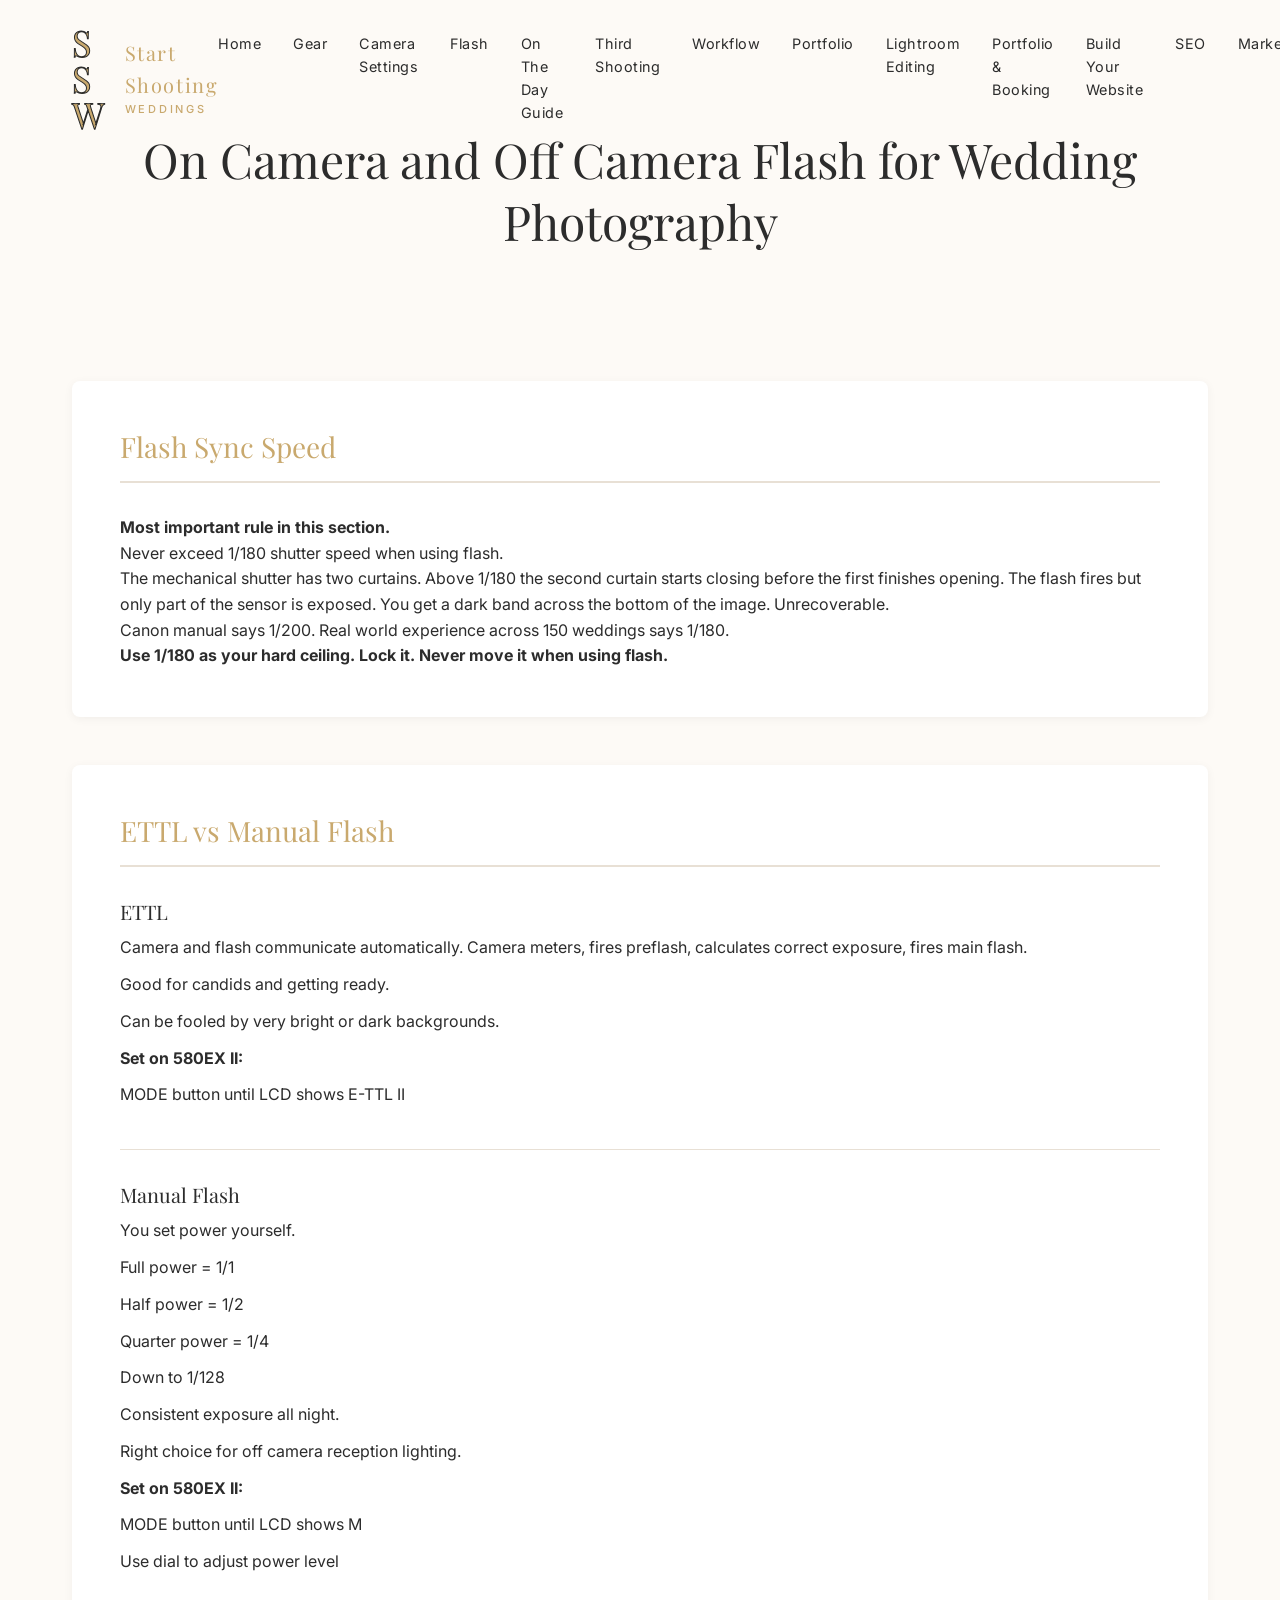
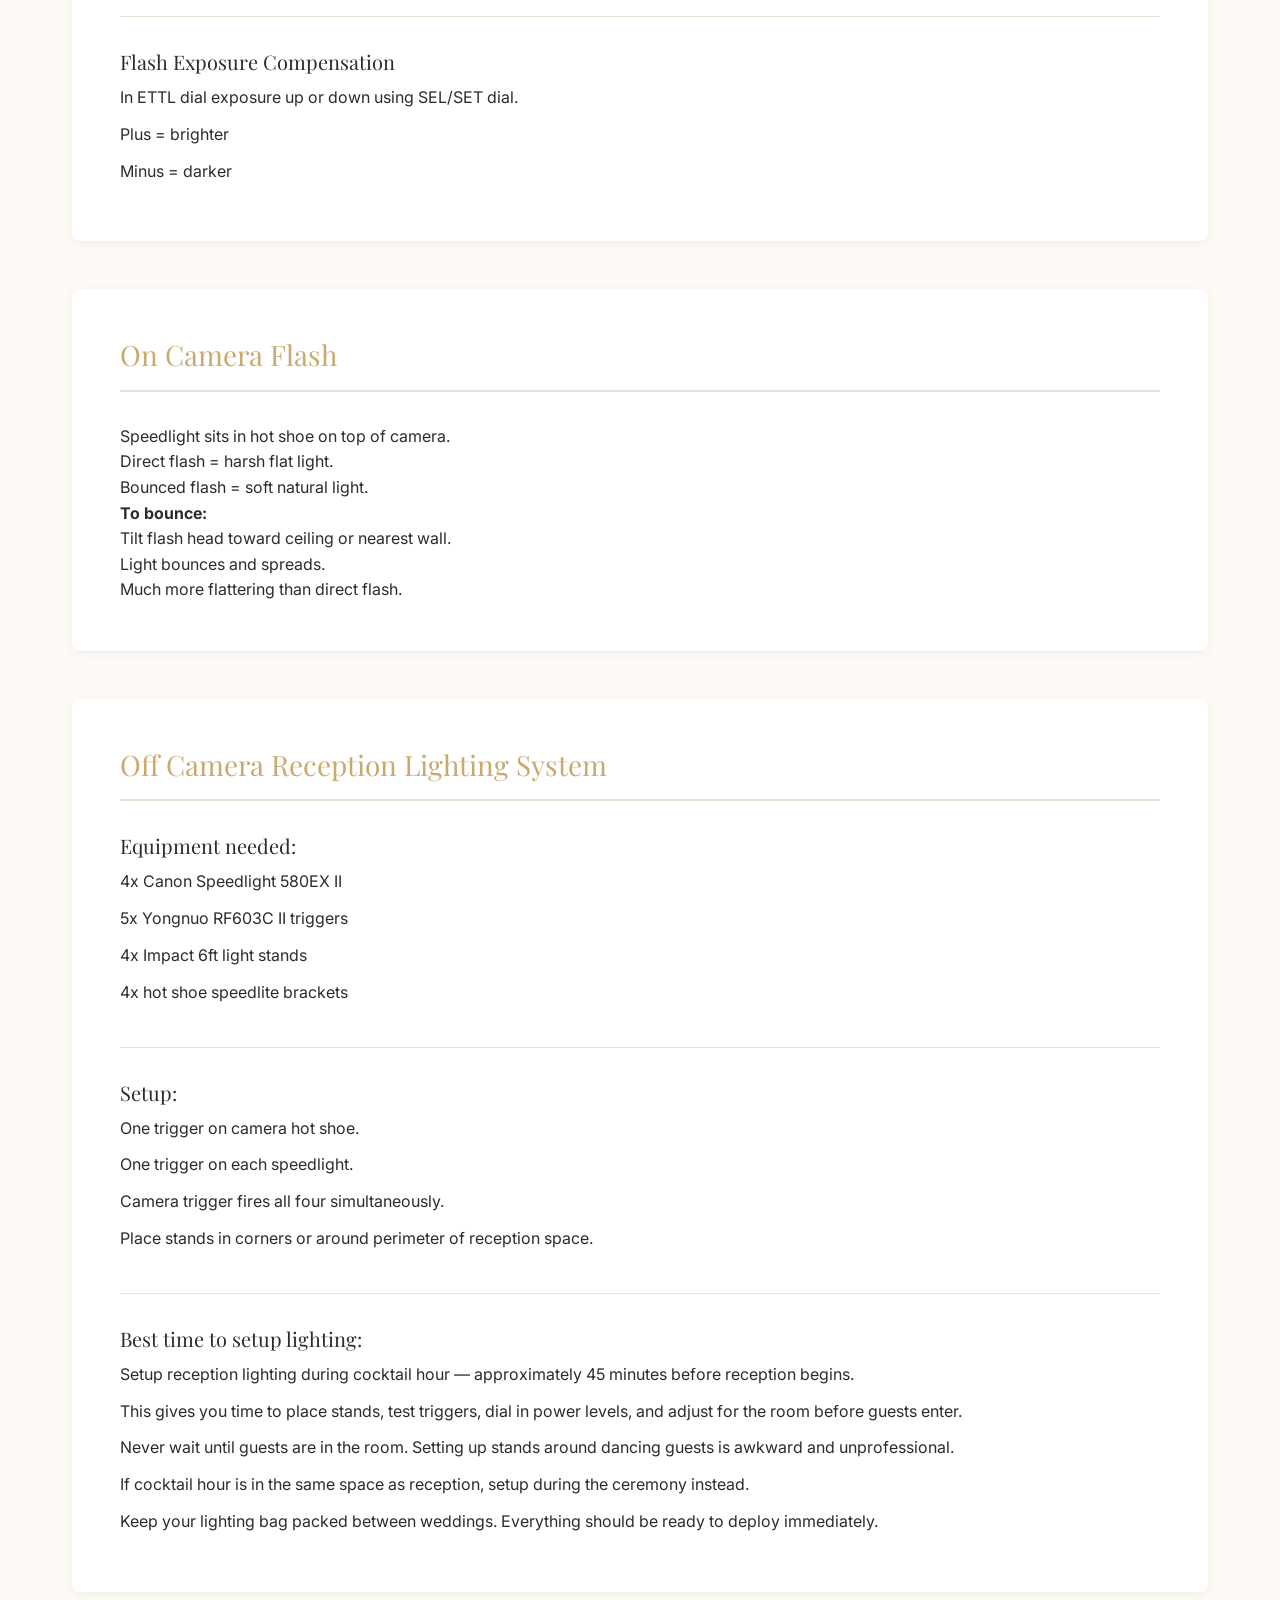
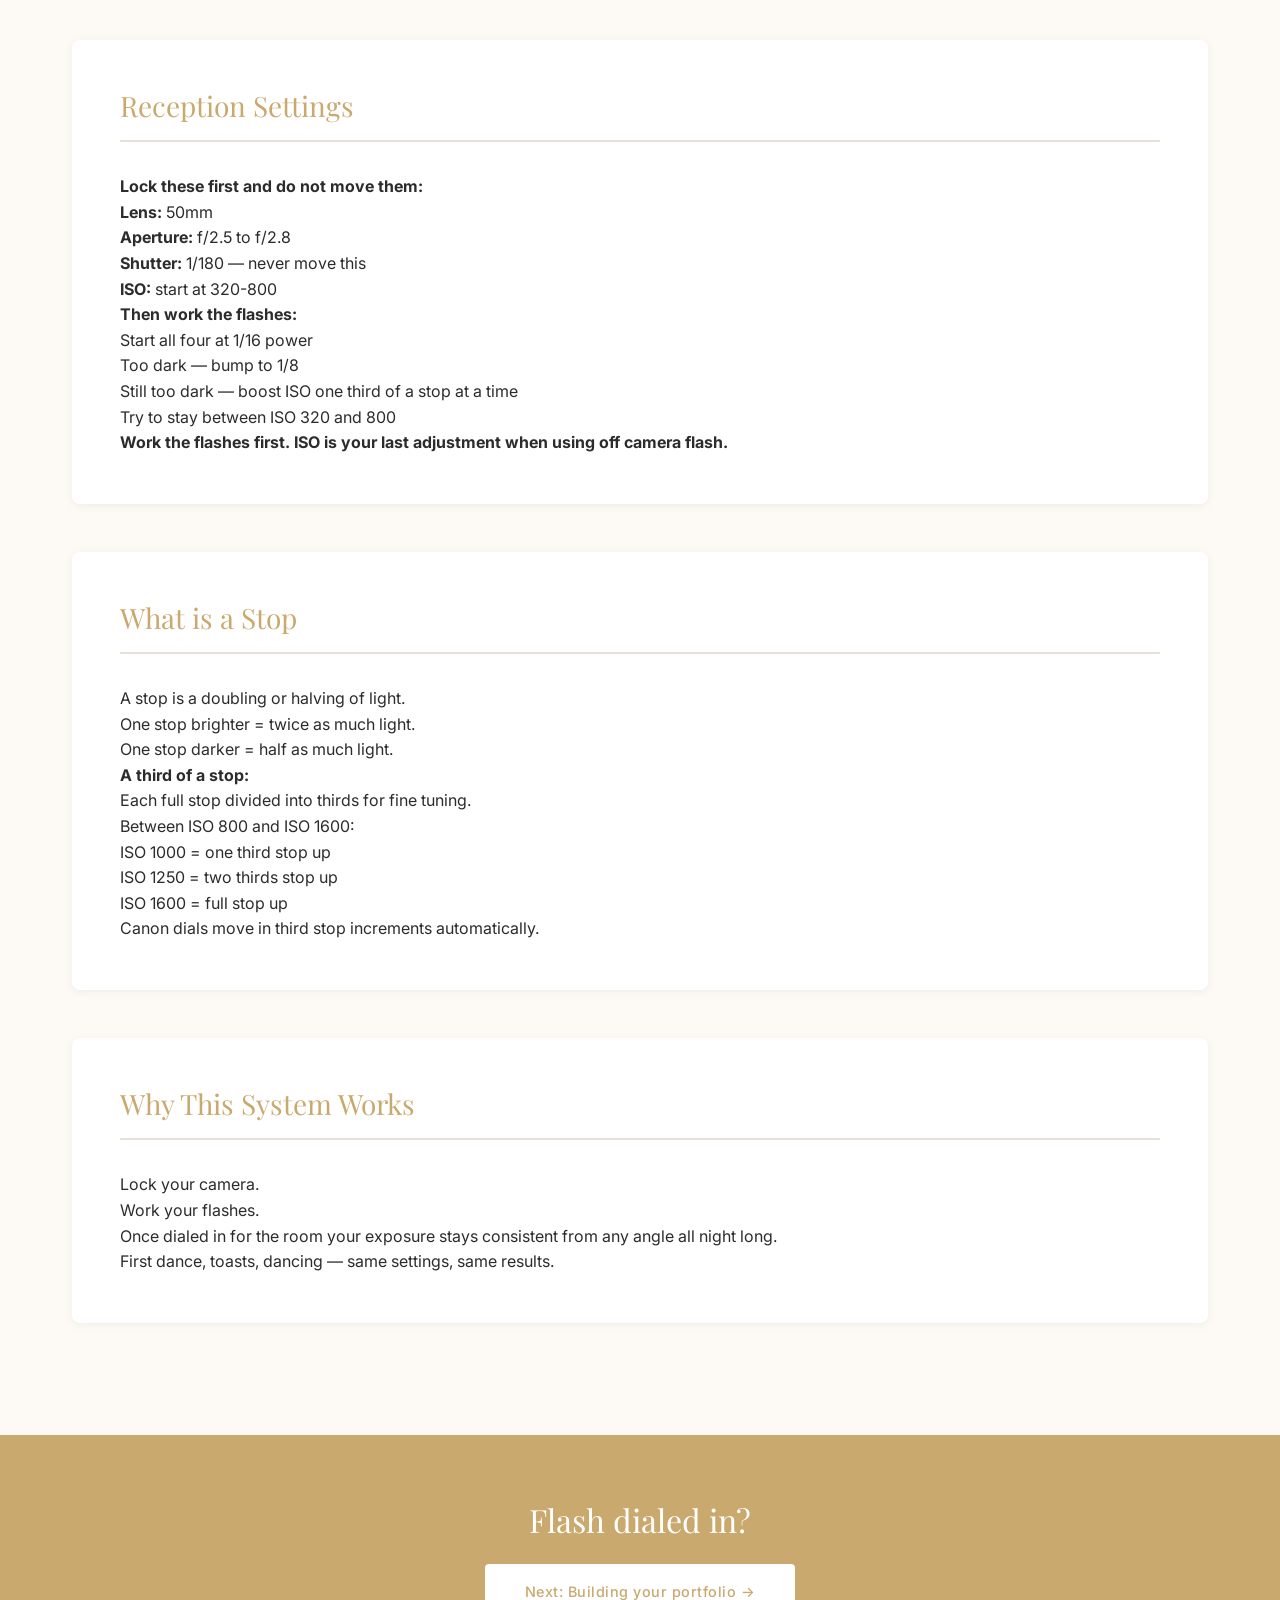
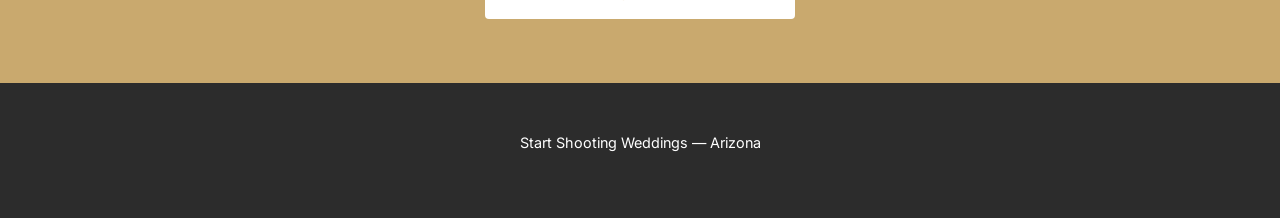
<file: flash.html>
<!DOCTYPE html>
<html lang="en">
<head>
    <meta charset="UTF-8">
    <meta name="viewport" content="width=device-width, initial-scale=1.0">
    <title>On Camera and Off Camera Flash for Wedding Photography | Start Shooting Weddings</title>
    <meta name="description" content="Complete guide to on-camera and off-camera flash for wedding photography. Flash sync speed, ETTL vs manual, reception lighting setup.">
    <link rel="stylesheet" href="style.css">
    <link rel="preconnect" href="https://fonts.googleapis.com">
    <link rel="preconnect" href="https://fonts.gstatic.com" crossorigin>
    <link rel="preload" href="https://fonts.googleapis.com/css2?family=Inter:wght@300;400;500;600&family=Playfair+Display:wght@400;500;600;700&display=swap" as="style" onload="this.onload=null;this.rel='stylesheet'">
    <noscript>
    <link href="https://fonts.googleapis.com/css2?family=Inter:wght@300;400;500;600&family=Playfair+Display:wght@400;500;600;700&display=swap" rel="stylesheet">
    </noscript>
</head>
<body>
    <nav class="nav">
        <div class="nav-container">
            <a href="index.html" class="logo">
                <div class="logo-monogram">
                    <span>S</span>
                    <span>S</span>
                    <span>W</span>
                </div>
                <div class="logo-text">
                    <span class="logo-main">Start Shooting</span>
                    <span class="logo-sub">WEDDINGS</span>
                </div>
            </a>
            <div class="nav-links">
                <a href="index.html">Home</a>
                <a href="gear.html">Gear</a>
                <a href="camera-settings.html">Camera Settings</a>
                <a href="flash.html">Flash</a>
                <a href="on-the-day-guide.html">On The Day Guide</a>
                <a href="third-shooting.html">Third Shooting</a>
                <a href="wedding-day-workflow.html">Workflow</a>
                <a href="portfolio.html">Portfolio</a>
                <a href="lightroom-editing.html">Lightroom Editing</a>
                <a href="portfolio-and-booking.html">Portfolio & Booking</a>
                <a href="build-your-website.html">Build Your Website</a>
                <a href="seo.html">SEO</a>
                <a href="marketing.html">Marketing</a>
                <a href="certificate.html">Certificate</a>
            </div>
            <button class="hamburger" aria-label="Toggle menu">
                <span></span>
                <span></span>
                <span></span>
            </button>
        </div>
    </nav>

    <section class="page-hero">
        <div class="container">
            <h1>On Camera and Off Camera Flash for Wedding Photography</h1>
        </div>
    </section>

    <section class="gear-section">
        <div class="container">
            <div class="gear-category">
                <h2>Flash Sync Speed</h2>
                <p><strong>Most important rule in this section.</strong></p>
                <p>Never exceed 1/180 shutter speed when using flash.</p>
                <p>The mechanical shutter has two curtains. Above 1/180 the second curtain starts closing before the first finishes opening. The flash fires but only part of the sensor is exposed. You get a dark band across the bottom of the image. Unrecoverable.</p>
                <p>Canon manual says 1/200. Real world experience across 150 weddings says 1/180.</p>
                <p><strong>Use 1/180 as your hard ceiling. Lock it. Never move it when using flash.</strong></p>
            </div>

            <div class="gear-category">
                <h2>ETTL vs Manual Flash</h2>
                
                <div class="gear-item">
                    <h3>ETTL</h3>
                    <p>Camera and flash communicate automatically. Camera meters, fires preflash, calculates correct exposure, fires main flash.</p>
                    <p>Good for candids and getting ready.</p>
                    <p>Can be fooled by very bright or dark backgrounds.</p>
                    <p><strong>Set on 580EX II:</strong></p>
                    <p>MODE button until LCD shows E-TTL II</p>
                </div>

                <div class="gear-item">
                    <h3>Manual Flash</h3>
                    <p>You set power yourself.</p>
                    <p>Full power = 1/1</p>
                    <p>Half power = 1/2</p>
                    <p>Quarter power = 1/4</p>
                    <p>Down to 1/128</p>
                    <p>Consistent exposure all night.</p>
                    <p>Right choice for off camera reception lighting.</p>
                    <p><strong>Set on 580EX II:</strong></p>
                    <p>MODE button until LCD shows M</p>
                    <p>Use dial to adjust power level</p>
                </div>

                <div class="gear-item">
                    <h3>Flash Exposure Compensation</h3>
                    <p>In ETTL dial exposure up or down using SEL/SET dial.</p>
                    <p>Plus = brighter</p>
                    <p>Minus = darker</p>
                </div>
            </div>

            <div class="gear-category">
                <h2>On Camera Flash</h2>
                <p>Speedlight sits in hot shoe on top of camera.</p>
                <p>Direct flash = harsh flat light.</p>
                <p>Bounced flash = soft natural light.</p>
                <p><strong>To bounce:</strong></p>
                <p>Tilt flash head toward ceiling or nearest wall.</p>
                <p>Light bounces and spreads.</p>
                <p>Much more flattering than direct flash.</p>
            </div>

            <div class="gear-category">
                <h2>Off Camera Reception Lighting System</h2>
                
                <div class="gear-item">
                    <h3>Equipment needed:</h3>
                    <p>4x Canon Speedlight 580EX II</p>
                    <p>5x Yongnuo RF603C II triggers</p>
                    <p>4x Impact 6ft light stands</p>
                    <p>4x hot shoe speedlite brackets</p>
                </div>

                <div class="gear-item">
                    <h3>Setup:</h3>
                    <p>One trigger on camera hot shoe.</p>
                    <p>One trigger on each speedlight.</p>
                    <p>Camera trigger fires all four simultaneously.</p>
                    <p>Place stands in corners or around perimeter of reception space.</p>
                </div>

                <div class="gear-item">
                    <h3>Best time to setup lighting:</h3>
                    <p>Setup reception lighting during cocktail hour — approximately 45 minutes before reception begins.</p>
                    <p>This gives you time to place stands, test triggers, dial in power levels, and adjust for the room before guests enter.</p>
                    <p>Never wait until guests are in the room. Setting up stands around dancing guests is awkward and unprofessional.</p>
                    <p>If cocktail hour is in the same space as reception, setup during the ceremony instead.</p>
                    <p>Keep your lighting bag packed between weddings. Everything should be ready to deploy immediately.</p>
                </div>
            </div>

            <div class="gear-category">
                <h2>Reception Settings</h2>
                <p><strong>Lock these first and do not move them:</strong></p>
                <p><strong>Lens:</strong> 50mm</p>
                <p><strong>Aperture:</strong> f/2.5 to f/2.8</p>
                <p><strong>Shutter:</strong> 1/180 — never move this</p>
                <p><strong>ISO:</strong> start at 320-800</p>
                <p><strong>Then work the flashes:</strong></p>
                <p>Start all four at 1/16 power</p>
                <p>Too dark — bump to 1/8</p>
                <p>Still too dark — boost ISO one third of a stop at a time</p>
                <p>Try to stay between ISO 320 and 800</p>
                <p><strong>Work the flashes first. ISO is your last adjustment when using off camera flash.</strong></p>
            </div>

            <div class="gear-category">
                <h2>What is a Stop</h2>
                <p>A stop is a doubling or halving of light.</p>
                <p>One stop brighter = twice as much light.</p>
                <p>One stop darker = half as much light.</p>
                <p><strong>A third of a stop:</strong></p>
                <p>Each full stop divided into thirds for fine tuning.</p>
                <p>Between ISO 800 and ISO 1600:</p>
                <p>ISO 1000 = one third stop up</p>
                <p>ISO 1250 = two thirds stop up</p>
                <p>ISO 1600 = full stop up</p>
                <p>Canon dials move in third stop increments automatically.</p>
            </div>

            <div class="gear-category">
                <h2>Why This System Works</h2>
                <p>Lock your camera.</p>
                <p>Work your flashes.</p>
                <p>Once dialed in for the room your exposure stays consistent from any angle all night long.</p>
                <p>First dance, toasts, dancing — same settings, same results.</p>
            </div>
        </div>
    </section>

    <section class="cta-section">
        <div class="container">
            <h2>Flash dialed in?</h2>
            <a href="portfolio.html" class="btn btn-primary">Next: Building your portfolio →</a>
        </div>
    </section>

    <footer class="footer">
        <div class="container">
            <p>Start Shooting Weddings &mdash; Arizona</p>
        </div>
    </footer>

    <script>
        window.addEventListener('scroll', function() {
            const nav = document.querySelector('.nav');
            if (window.scrollY > 50) {
                nav.classList.add('nav-scrolled');
            } else {
                nav.classList.remove('nav-scrolled');
            }
        });

        // Hamburger menu toggle
        const hamburger = document.querySelector('.hamburger');
        const navLinks = document.querySelector('.nav-links');

        if (hamburger) {
            hamburger.addEventListener('click', function() {
                hamburger.classList.toggle('active');
                navLinks.classList.toggle('active');
            });

            // Close menu when clicking a link
            navLinks.querySelectorAll('a').forEach(link => {
                link.addEventListener('click', () => {
                    hamburger.classList.remove('active');
                    navLinks.classList.remove('active');
                });
            });
        }
    </script>
</body>
</html>
</file>
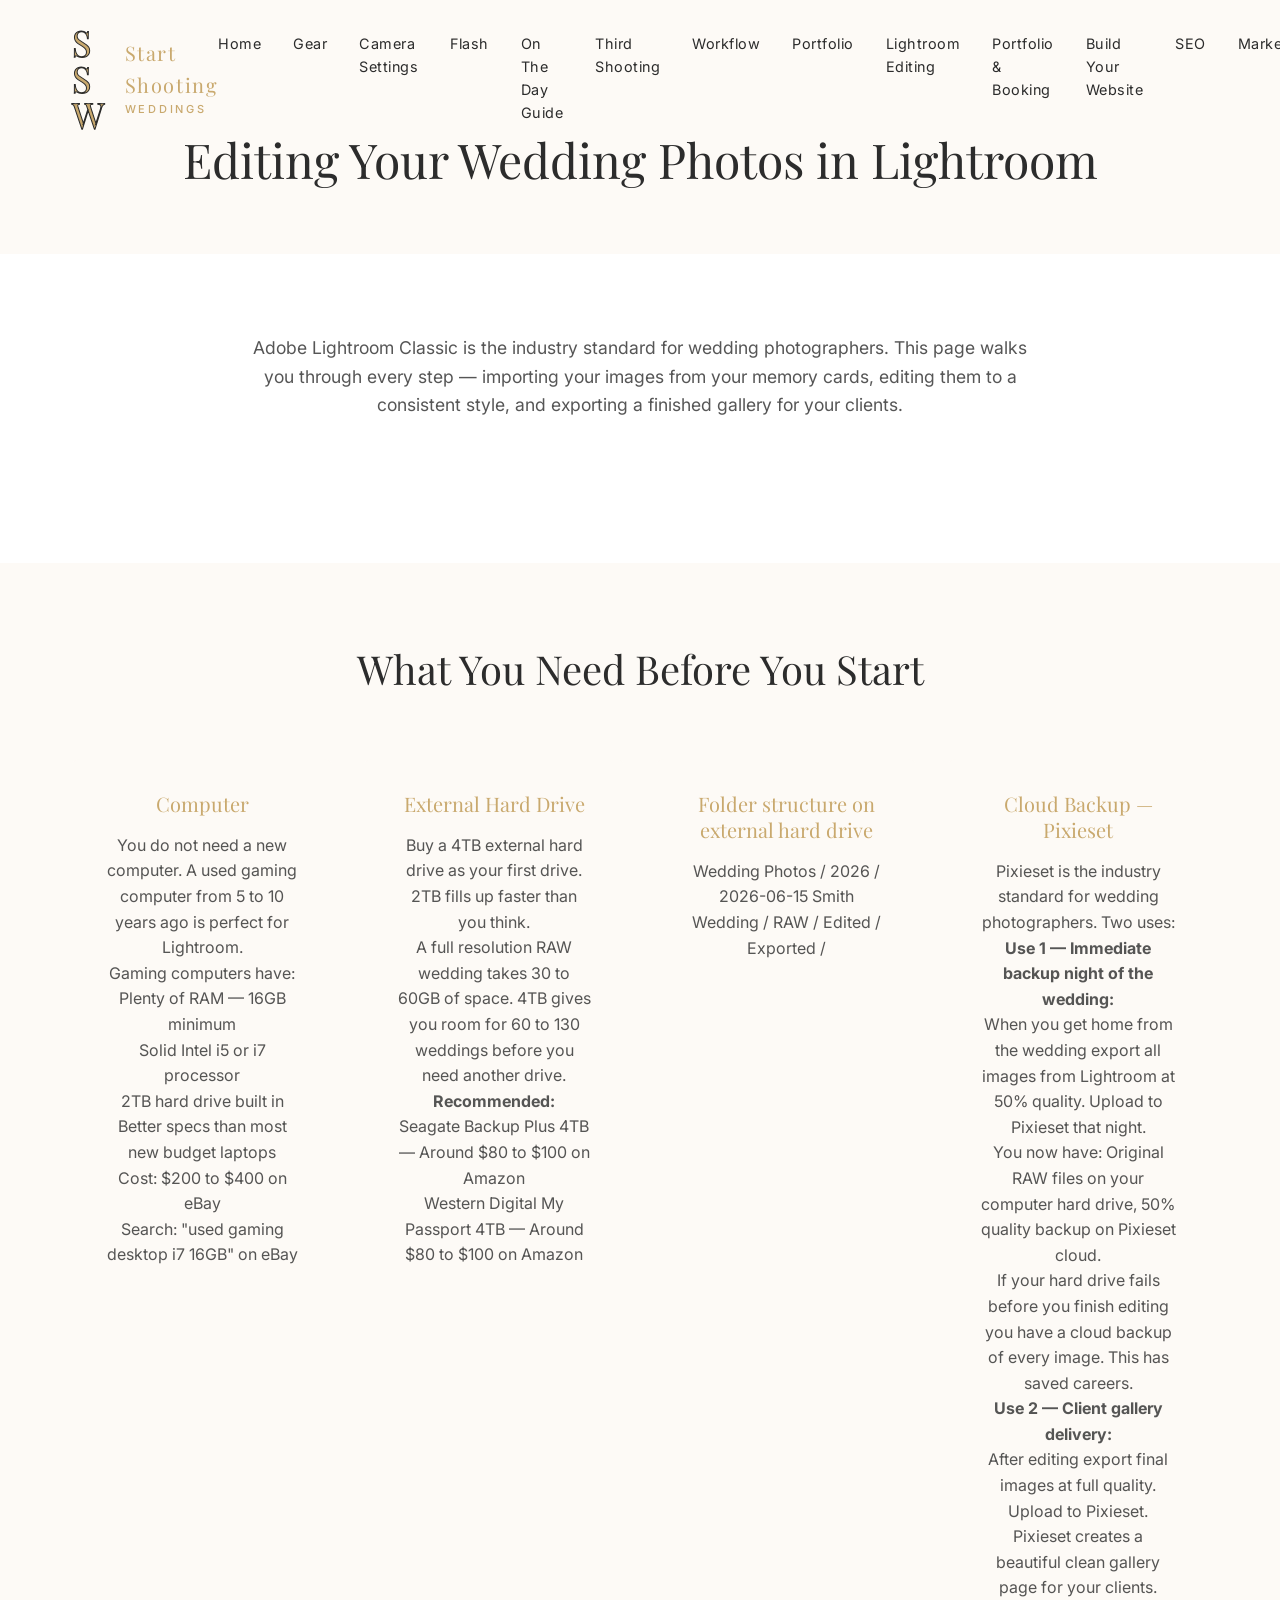
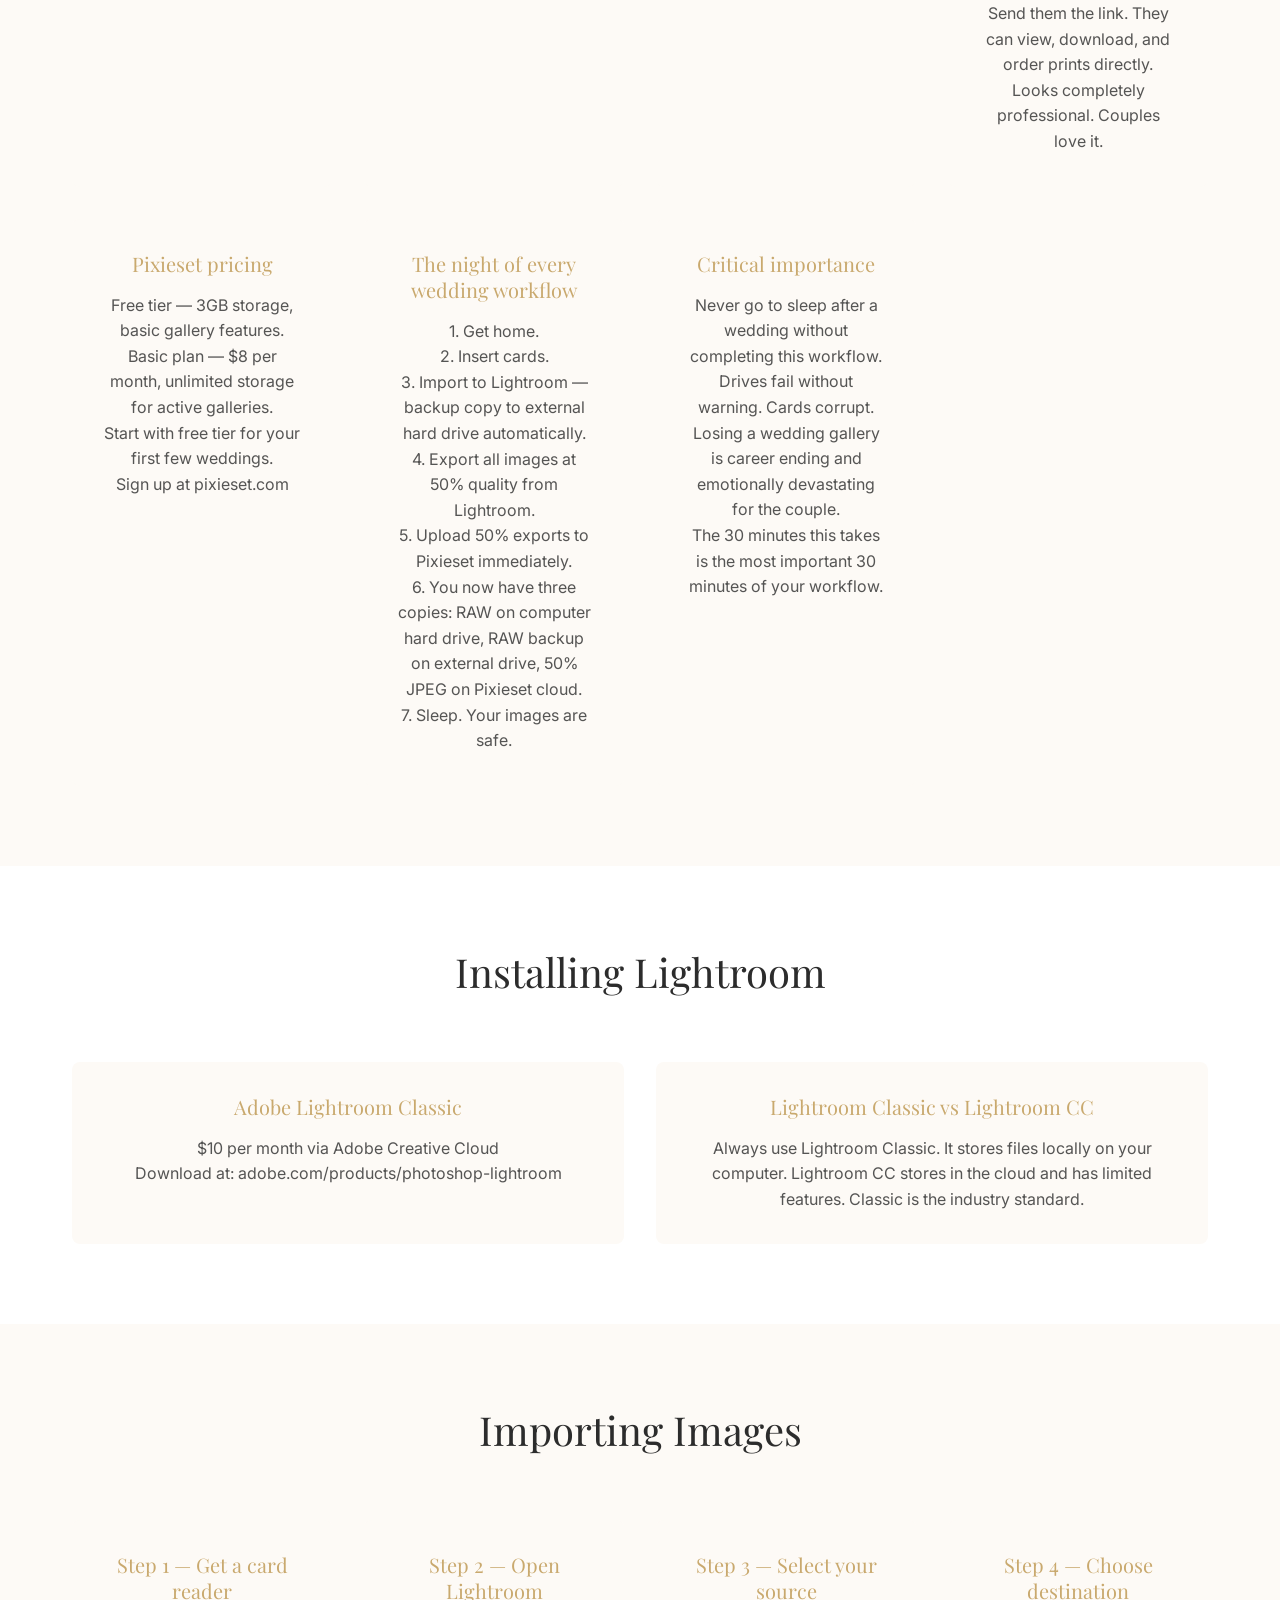
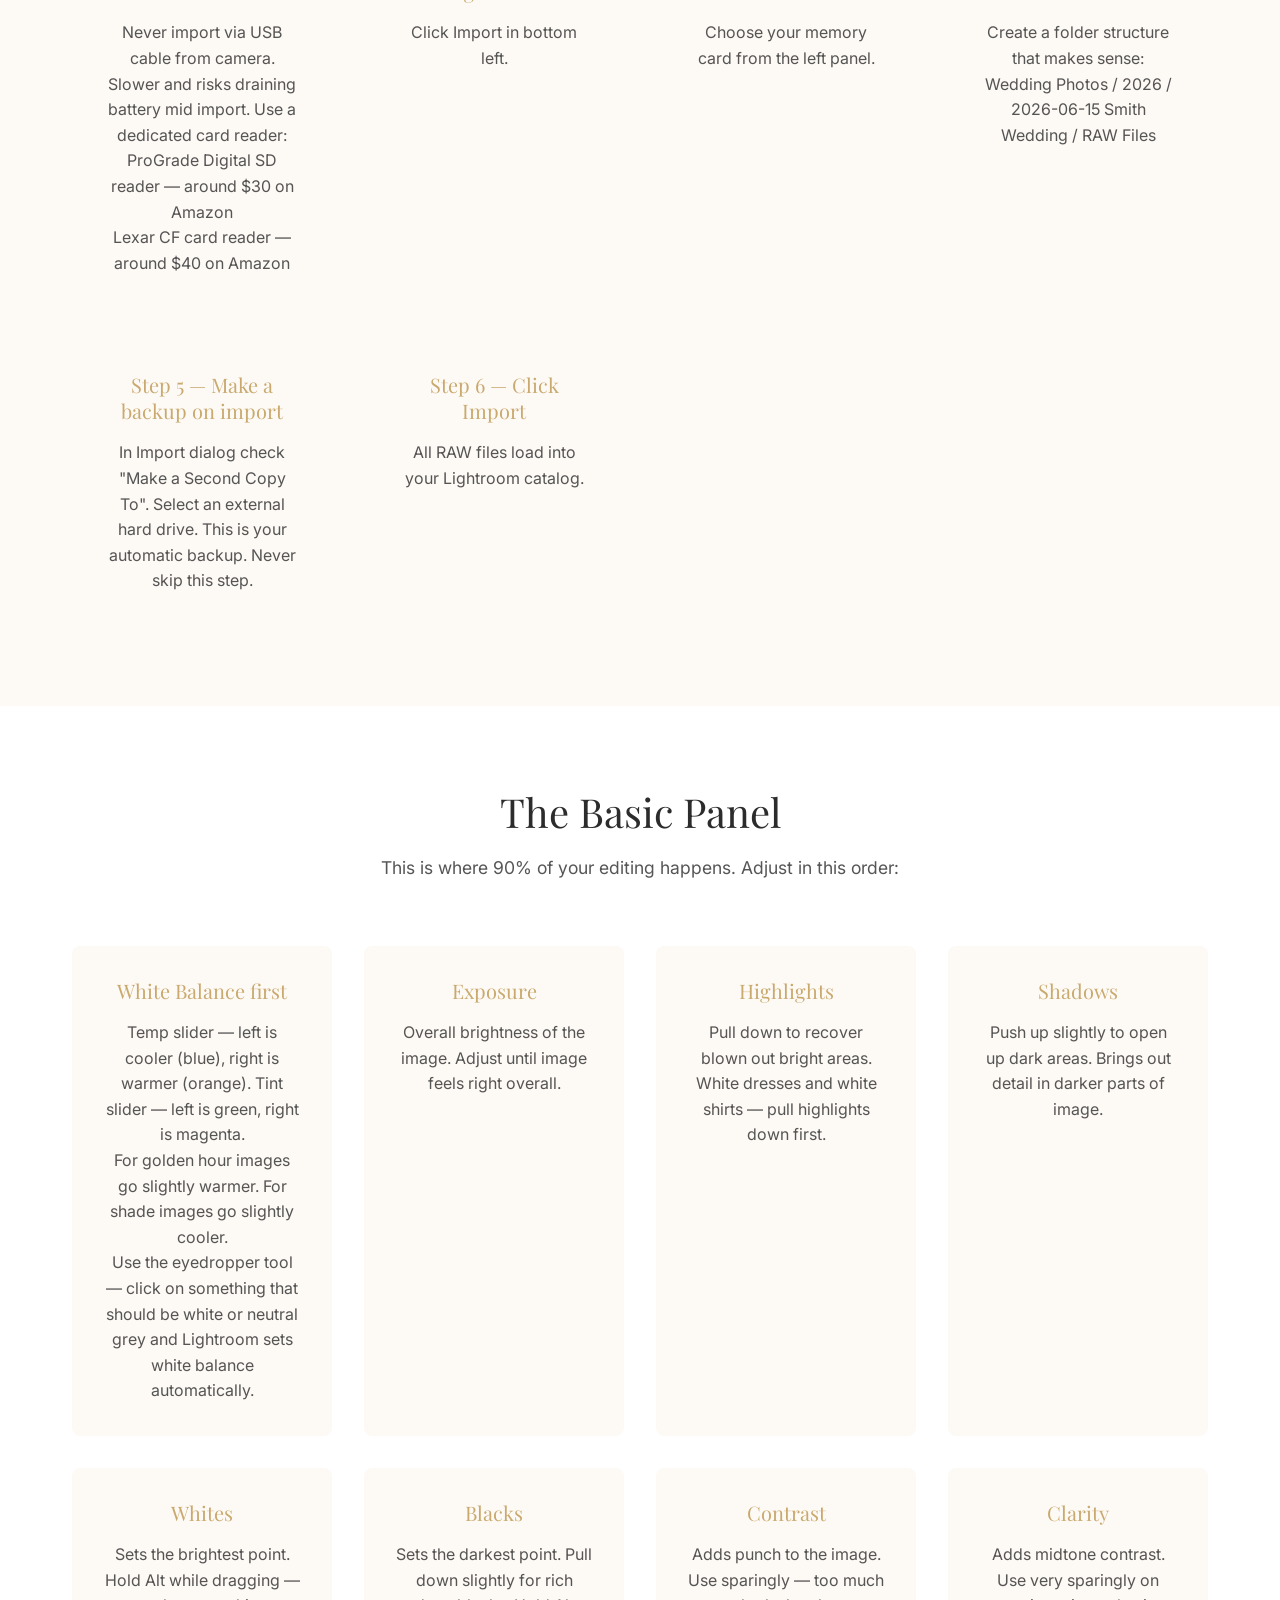
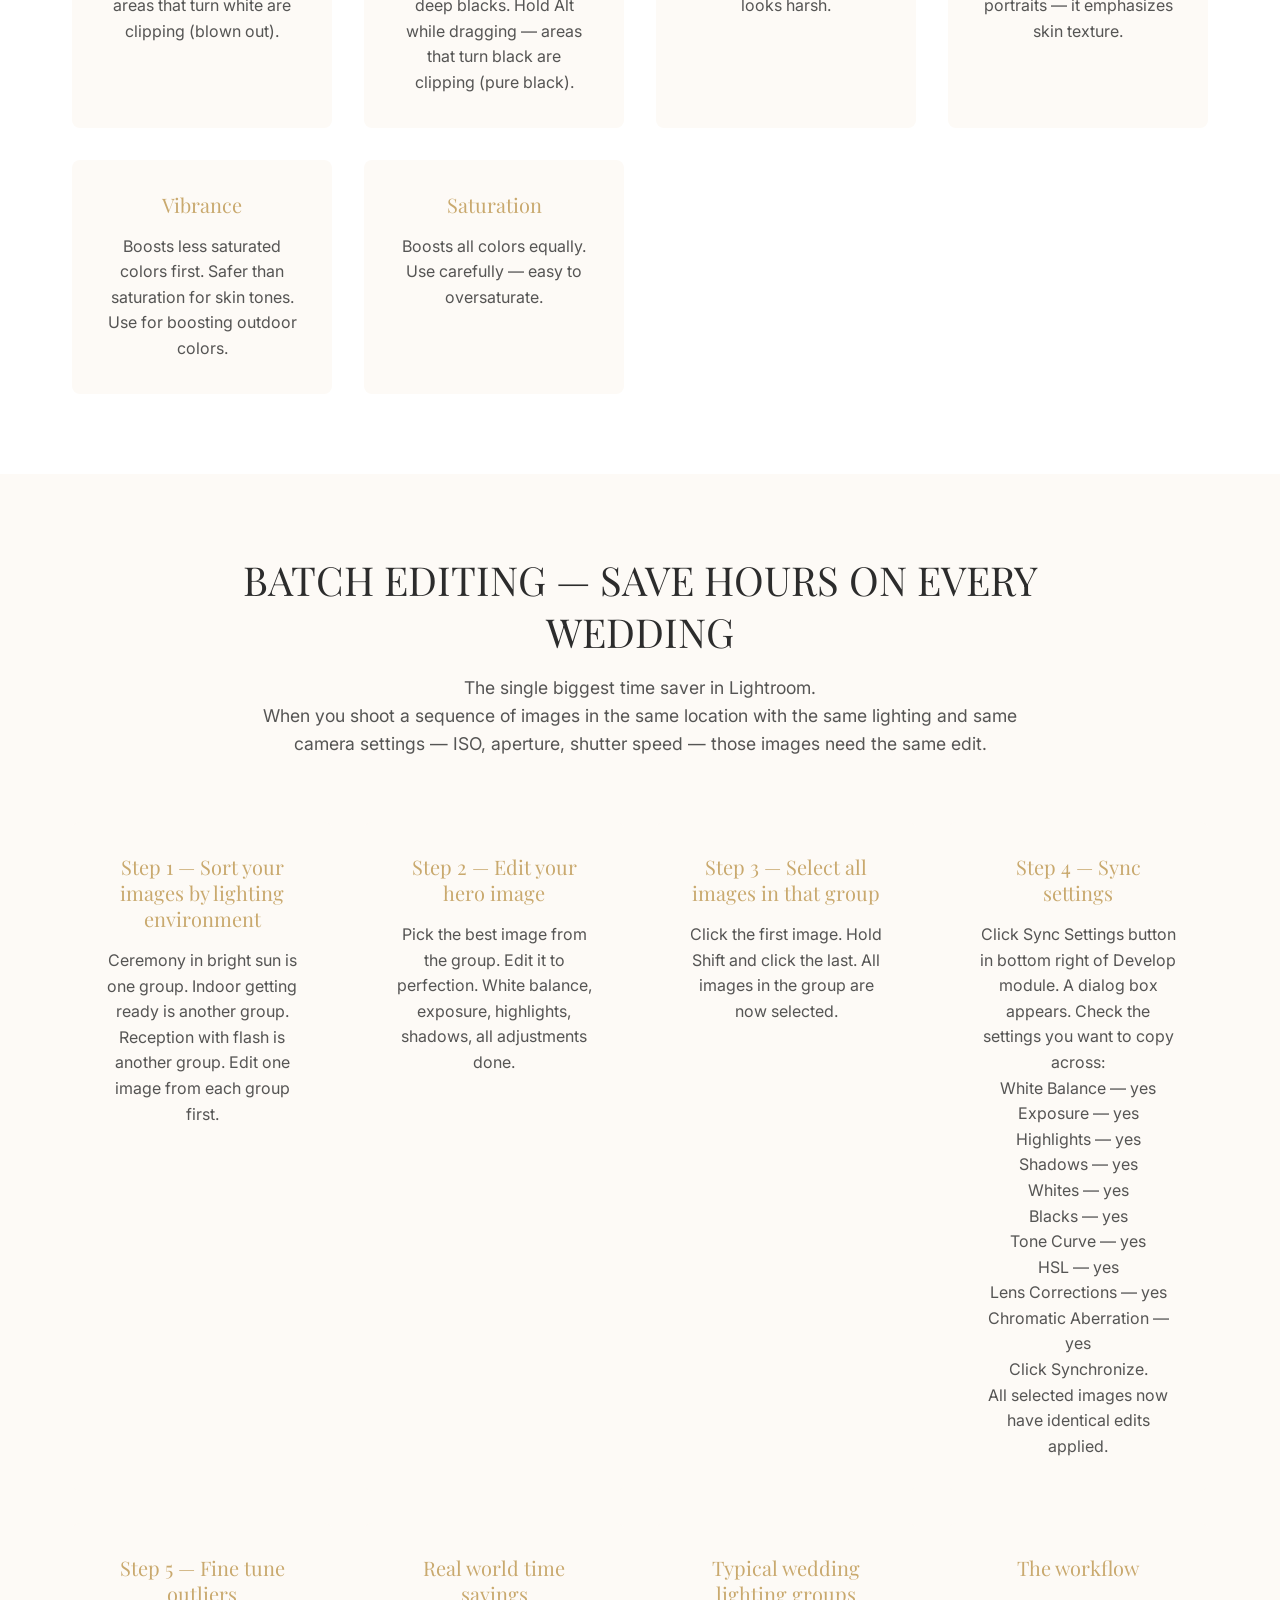
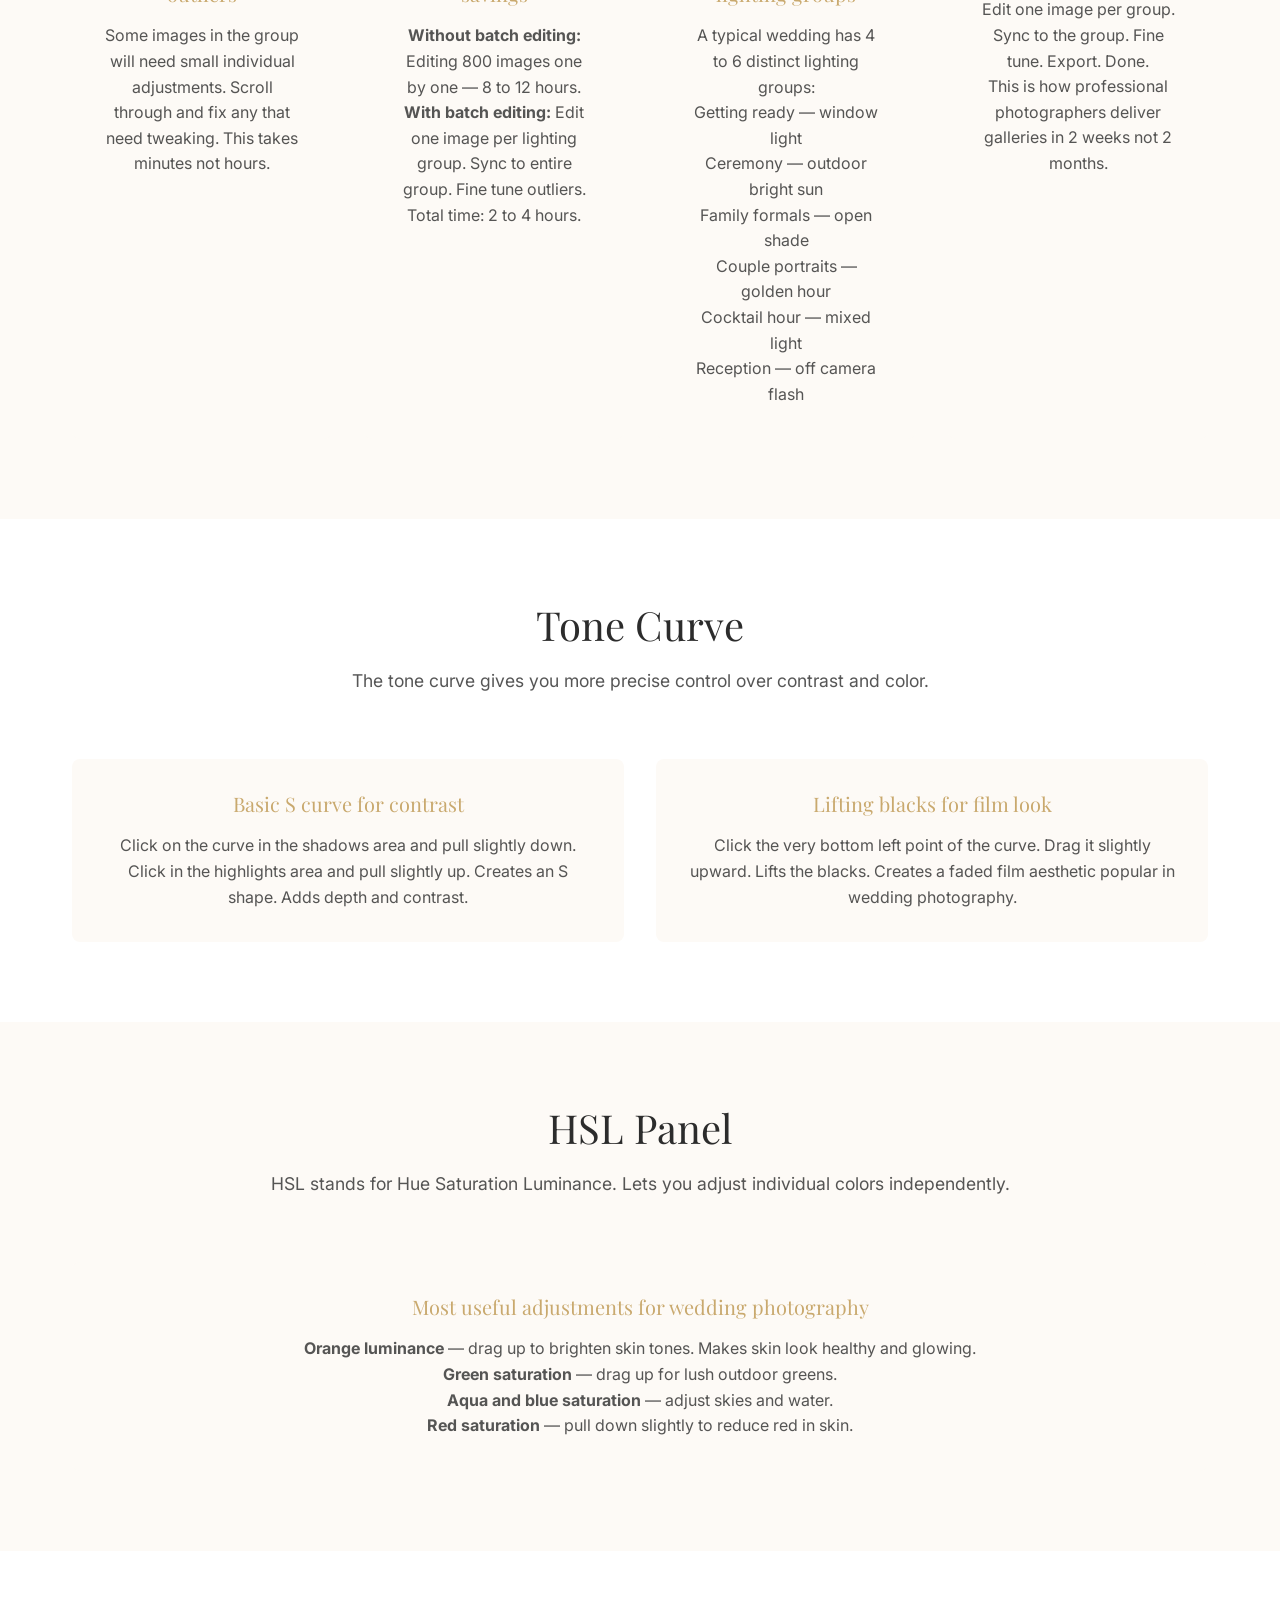
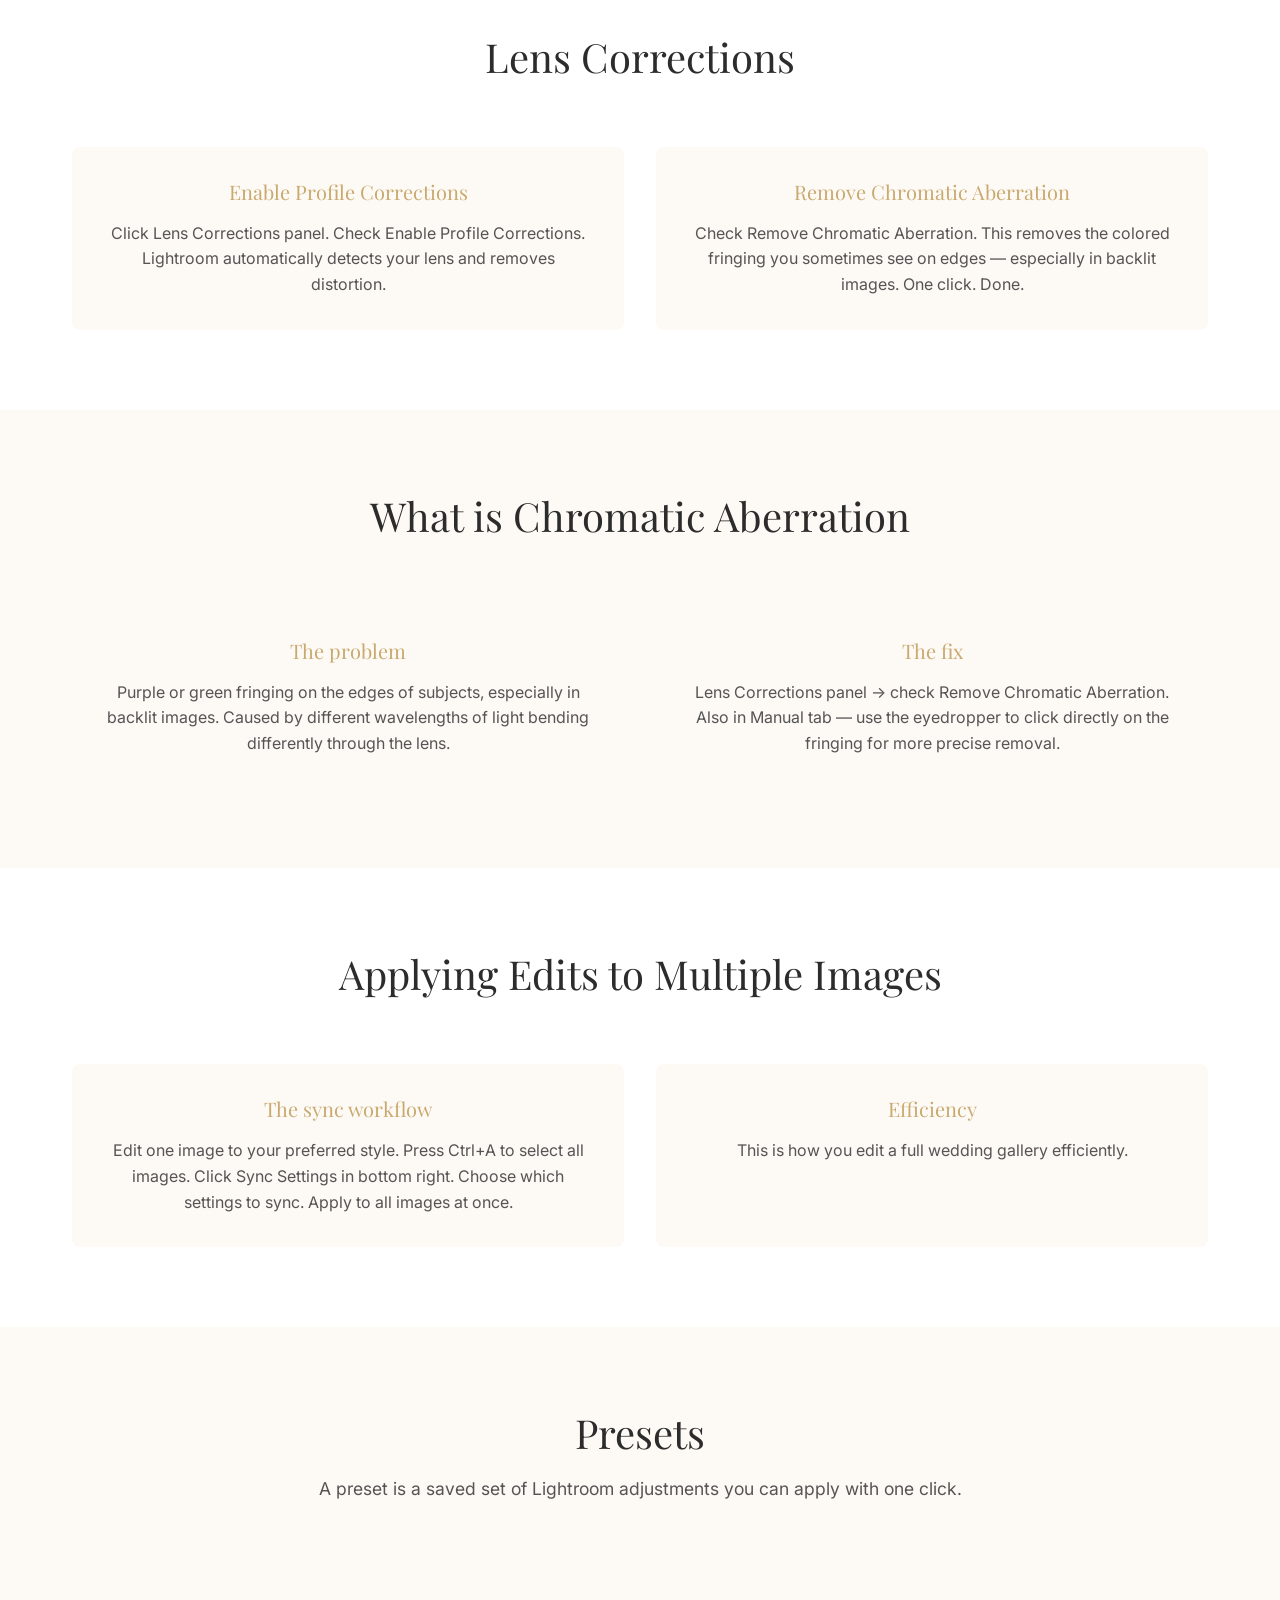
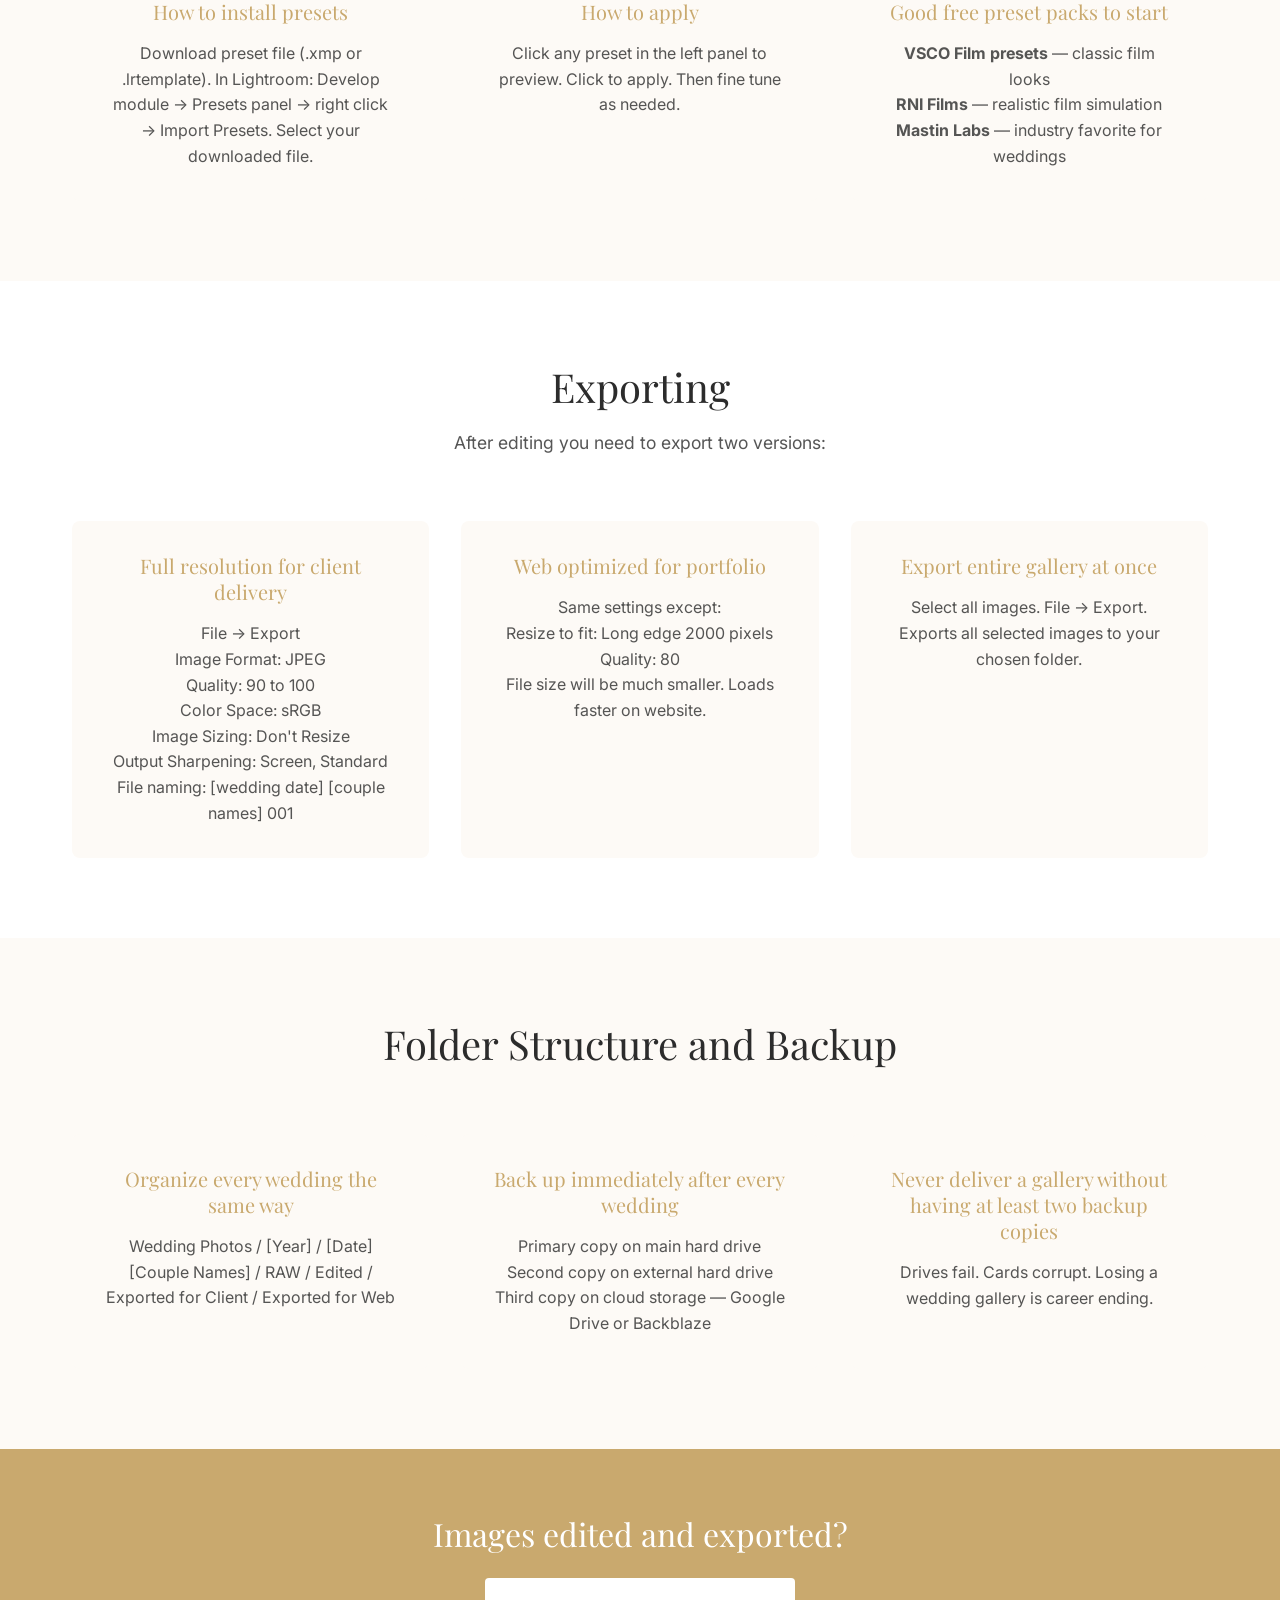
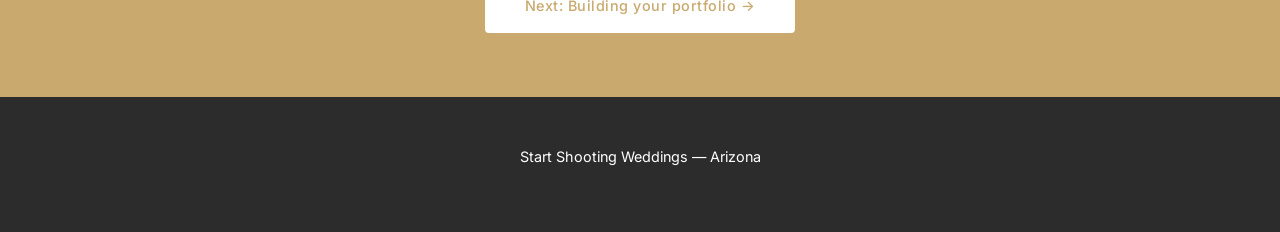
<file: lightroom-editing.html>
<!DOCTYPE html>
<html lang="en">
<head>
    <meta charset="UTF-8">
    <meta name="viewport" content="width=device-width, initial-scale=1.0">
    <title>Editing Your Wedding Photos in Lightroom | Start Shooting Weddings</title>
    <meta name="description" content="Complete Lightroom editing guide for wedding photographers. Importing, editing, batch processing, and exporting wedding photos.">
    <link rel="stylesheet" href="style.css">
    <link rel="preconnect" href="https://fonts.googleapis.com">
    <link rel="preconnect" href="https://fonts.gstatic.com" crossorigin>
    <link rel="preload" href="https://fonts.googleapis.com/css2?family=Inter:wght@300;400;500;600&family=Playfair+Display:wght@400;500;600;700&display=swap" as="style" onload="this.onload=null;this.rel='stylesheet'">
    <noscript>
    <link href="https://fonts.googleapis.com/css2?family=Inter:wght@300;400;500;600&family=Playfair+Display:wght@400;500;600;700&display=swap" rel="stylesheet">
    </noscript>
</head>
<body>
    <nav class="nav">
        <div class="nav-container">
            <a href="index.html" class="logo">
                <div class="logo-monogram">
                    <span>S</span>
                    <span>S</span>
                    <span>W</span>
                </div>
                <div class="logo-text">
                    <span class="logo-main">Start Shooting</span>
                    <span class="logo-sub">WEDDINGS</span>
                </div>
            </a>
            <div class="nav-links">
                <a href="index.html">Home</a>
                <a href="gear.html">Gear</a>
                <a href="camera-settings.html">Camera Settings</a>
                <a href="flash.html">Flash</a>
                <a href="on-the-day-guide.html">On The Day Guide</a>
                <a href="third-shooting.html">Third Shooting</a>
                <a href="wedding-day-workflow.html">Workflow</a>
                <a href="portfolio.html">Portfolio</a>
                <a href="lightroom-editing.html">Lightroom Editing</a>
                <a href="portfolio-and-booking.html">Portfolio & Booking</a>
                <a href="build-your-website.html">Build Your Website</a>
                <a href="seo.html">SEO</a>
                <a href="marketing.html">Marketing</a>
                <a href="certificate.html">Certificate</a>
            </div>
            <button class="hamburger" aria-label="Toggle menu">
                <span></span>
                <span></span>
                <span></span>
            </button>
        </div>
    </nav>

    <section class="page-hero">
        <div class="container">
            <h1>Editing Your Wedding Photos in Lightroom</h1>
        </div>
    </section>

    <section class="content-section">
        <div class="container">
            <div class="section-intro">
                <p>Adobe Lightroom Classic is the industry standard for wedding photographers. This page walks you through every step — importing your images from your memory cards, editing them to a consistent style, and exporting a finished gallery for your clients.</p>
            </div>
        </div>
    </section>

    <section class="content-section">
        <div class="container">
            <div class="section-intro">
                <h2>What You Need Before You Start</h2>
            </div>

            <div class="feature-grid">
                <div class="feature-item">
                    <h3>Computer</h3>
                    <p>You do not need a new computer. A used gaming computer from 5 to 10 years ago is perfect for Lightroom.</p>
                    <p>Gaming computers have:</p>
                    <p>Plenty of RAM — 16GB minimum<br>Solid Intel i5 or i7 processor<br>2TB hard drive built in<br>Better specs than most new budget laptops</p>
                    <p>Cost: $200 to $400 on eBay</p>
                    <p>Search: "used gaming desktop i7 16GB" on eBay</p>
                </div>

                <div class="feature-item">
                    <h3>External Hard Drive</h3>
                    <p>Buy a 4TB external hard drive as your first drive. 2TB fills up faster than you think.</p>
                    <p>A full resolution RAW wedding takes 30 to 60GB of space. 4TB gives you room for 60 to 130 weddings before you need another drive.</p>
                    <p><strong>Recommended:</strong></p>
                    <p>Seagate Backup Plus 4TB — Around $80 to $100 on Amazon</p>
                    <p>Western Digital My Passport 4TB — Around $80 to $100 on Amazon</p>
                </div>

                <div class="feature-item">
                    <h3>Folder structure on external hard drive</h3>
                    <p>Wedding Photos / 2026 / 2026-06-15 Smith Wedding / RAW / Edited / Exported /</p>
                </div>

                <div class="feature-item">
                    <h3>Cloud Backup — Pixieset</h3>
                    <p>Pixieset is the industry standard for wedding photographers. Two uses:</p>
                    <p><strong>Use 1 — Immediate backup night of the wedding:</strong></p>
                    <p>When you get home from the wedding export all images from Lightroom at 50% quality. Upload to Pixieset that night.</p>
                    <p>You now have: Original RAW files on your computer hard drive, 50% quality backup on Pixieset cloud.</p>
                    <p>If your hard drive fails before you finish editing you have a cloud backup of every image. This has saved careers.</p>
                    <p><strong>Use 2 — Client gallery delivery:</strong></p>
                    <p>After editing export final images at full quality. Upload to Pixieset. Pixieset creates a beautiful clean gallery page for your clients. Send them the link. They can view, download, and order prints directly. Looks completely professional. Couples love it.</p>
                </div>

                <div class="feature-item">
                    <h3>Pixieset pricing</h3>
                    <p>Free tier — 3GB storage, basic gallery features.</p>
                    <p>Basic plan — $8 per month, unlimited storage for active galleries.</p>
                    <p>Start with free tier for your first few weddings.</p>
                    <p>Sign up at <a href="https://www.pixieset.com" target="_blank">pixieset.com</a></p>
                </div>

                <div class="feature-item">
                    <h3>The night of every wedding workflow</h3>
                    <p>1. Get home.<br>2. Insert cards.<br>3. Import to Lightroom — backup copy to external hard drive automatically.<br>4. Export all images at 50% quality from Lightroom.<br>5. Upload 50% exports to Pixieset immediately.<br>6. You now have three copies: RAW on computer hard drive, RAW backup on external drive, 50% JPEG on Pixieset cloud.<br>7. Sleep. Your images are safe.</p>
                </div>

                <div class="feature-item">
                    <h3>Critical importance</h3>
                    <p>Never go to sleep after a wedding without completing this workflow.</p>
                    <p>Drives fail without warning. Cards corrupt. Losing a wedding gallery is career ending and emotionally devastating for the couple.</p>
                    <p>The 30 minutes this takes is the most important 30 minutes of your workflow.</p>
                </div>
            </div>
        </div>
    </section>

    <section class="content-section">
        <div class="container">
            <div class="section-intro">
                <h2>Installing Lightroom</h2>
            </div>

            <div class="feature-grid">
                <div class="feature-item">
                    <h3>Adobe Lightroom Classic</h3>
                    <p>$10 per month via Adobe Creative Cloud</p>
                    <p>Download at: <a href="https://www.adobe.com/products/photoshop-lightroom" target="_blank">adobe.com/products/photoshop-lightroom</a></p>
                </div>

                <div class="feature-item">
                    <h3>Lightroom Classic vs Lightroom CC</h3>
                    <p>Always use Lightroom Classic. It stores files locally on your computer. Lightroom CC stores in the cloud and has limited features. Classic is the industry standard.</p>
                </div>
            </div>
        </div>
    </section>

    <section class="content-section">
        <div class="container">
            <div class="section-intro">
                <h2>Importing Images</h2>
            </div>

            <div class="feature-grid">
                <div class="feature-item">
                    <h3>Step 1 — Get a card reader</h3>
                    <p>Never import via USB cable from camera. Slower and risks draining battery mid import. Use a dedicated card reader:</p>
                    <p>ProGrade Digital SD reader — around $30 on Amazon</p>
                    <p>Lexar CF card reader — around $40 on Amazon</p>
                </div>

                <div class="feature-item">
                    <h3>Step 2 — Open Lightroom</h3>
                    <p>Click Import in bottom left.</p>
                </div>

                <div class="feature-item">
                    <h3>Step 3 — Select your source</h3>
                    <p>Choose your memory card from the left panel.</p>
                </div>

                <div class="feature-item">
                    <h3>Step 4 — Choose destination</h3>
                    <p>Create a folder structure that makes sense:</p>
                    <p>Wedding Photos / 2026 / 2026-06-15 Smith Wedding / RAW Files</p>
                </div>

                <div class="feature-item">
                    <h3>Step 5 — Make a backup on import</h3>
                    <p>In Import dialog check "Make a Second Copy To". Select an external hard drive. This is your automatic backup. Never skip this step.</p>
                </div>

                <div class="feature-item">
                    <h3>Step 6 — Click Import</h3>
                    <p>All RAW files load into your Lightroom catalog.</p>
                </div>
            </div>
        </div>
    </section>

    <section class="content-section">
        <div class="container">
            <div class="section-intro">
                <h2>The Basic Panel</h2>
                <p>This is where 90% of your editing happens. Adjust in this order:</p>
            </div>

            <div class="feature-grid">
                <div class="feature-item">
                    <h3>White Balance first</h3>
                    <p>Temp slider — left is cooler (blue), right is warmer (orange). Tint slider — left is green, right is magenta.</p>
                    <p>For golden hour images go slightly warmer. For shade images go slightly cooler.</p>
                    <p>Use the eyedropper tool — click on something that should be white or neutral grey and Lightroom sets white balance automatically.</p>
                </div>

                <div class="feature-item">
                    <h3>Exposure</h3>
                    <p>Overall brightness of the image. Adjust until image feels right overall.</p>
                </div>

                <div class="feature-item">
                    <h3>Highlights</h3>
                    <p>Pull down to recover blown out bright areas. White dresses and white shirts — pull highlights down first.</p>
                </div>

                <div class="feature-item">
                    <h3>Shadows</h3>
                    <p>Push up slightly to open up dark areas. Brings out detail in darker parts of image.</p>
                </div>

                <div class="feature-item">
                    <h3>Whites</h3>
                    <p>Sets the brightest point. Hold Alt while dragging — areas that turn white are clipping (blown out).</p>
                </div>

                <div class="feature-item">
                    <h3>Blacks</h3>
                    <p>Sets the darkest point. Pull down slightly for rich deep blacks. Hold Alt while dragging — areas that turn black are clipping (pure black).</p>
                </div>

                <div class="feature-item">
                    <h3>Contrast</h3>
                    <p>Adds punch to the image. Use sparingly — too much looks harsh.</p>
                </div>

                <div class="feature-item">
                    <h3>Clarity</h3>
                    <p>Adds midtone contrast. Use very sparingly on portraits — it emphasizes skin texture.</p>
                </div>

                <div class="feature-item">
                    <h3>Vibrance</h3>
                    <p>Boosts less saturated colors first. Safer than saturation for skin tones. Use for boosting outdoor colors.</p>
                </div>

                <div class="feature-item">
                    <h3>Saturation</h3>
                    <p>Boosts all colors equally. Use carefully — easy to oversaturate.</p>
                </div>
            </div>
        </div>
    </section>

    <section class="content-section">
        <div class="container">
            <div class="section-intro">
                <h2>BATCH EDITING — SAVE HOURS ON EVERY WEDDING</h2>
                <p>The single biggest time saver in Lightroom.</p>
                <p>When you shoot a sequence of images in the same location with the same lighting and same camera settings — ISO, aperture, shutter speed — those images need the same edit.</p>
            </div>

            <div class="feature-grid">
                <div class="feature-item">
                    <h3>Step 1 — Sort your images by lighting environment</h3>
                    <p>Ceremony in bright sun is one group. Indoor getting ready is another group. Reception with flash is another group. Edit one image from each group first.</p>
                </div>

                <div class="feature-item">
                    <h3>Step 2 — Edit your hero image</h3>
                    <p>Pick the best image from the group. Edit it to perfection. White balance, exposure, highlights, shadows, all adjustments done.</p>
                </div>

                <div class="feature-item">
                    <h3>Step 3 — Select all images in that group</h3>
                    <p>Click the first image. Hold Shift and click the last. All images in the group are now selected.</p>
                </div>

                <div class="feature-item">
                    <h3>Step 4 — Sync settings</h3>
                    <p>Click Sync Settings button in bottom right of Develop module. A dialog box appears. Check the settings you want to copy across:</p>
                    <p>White Balance — yes<br>Exposure — yes<br>Highlights — yes<br>Shadows — yes<br>Whites — yes<br>Blacks — yes<br>Tone Curve — yes<br>HSL — yes<br>Lens Corrections — yes<br>Chromatic Aberration — yes</p>
                    <p>Click Synchronize.</p>
                    <p>All selected images now have identical edits applied.</p>
                </div>

                <div class="feature-item">
                    <h3>Step 5 — Fine tune outliers</h3>
                    <p>Some images in the group will need small individual adjustments. Scroll through and fix any that need tweaking. This takes minutes not hours.</p>
                </div>

                <div class="feature-item">
                    <h3>Real world time savings</h3>
                    <p><strong>Without batch editing:</strong> Editing 800 images one by one — 8 to 12 hours.</p>
                    <p><strong>With batch editing:</strong> Edit one image per lighting group. Sync to entire group. Fine tune outliers. Total time: 2 to 4 hours.</p>
                </div>

                <div class="feature-item">
                    <h3>Typical wedding lighting groups</h3>
                    <p>A typical wedding has 4 to 6 distinct lighting groups:</p>
                    <p>Getting ready — window light<br>Ceremony — outdoor bright sun<br>Family formals — open shade<br>Couple portraits — golden hour<br>Cocktail hour — mixed light<br>Reception — off camera flash</p>
                </div>

                <div class="feature-item">
                    <h3>The workflow</h3>
                    <p>Edit one image per group. Sync to the group. Fine tune. Export. Done.</p>
                    <p>This is how professional photographers deliver galleries in 2 weeks not 2 months.</p>
                </div>
            </div>
        </div>
    </section>

    <section class="content-section">
        <div class="container">
            <div class="section-intro">
                <h2>Tone Curve</h2>
                <p>The tone curve gives you more precise control over contrast and color.</p>
            </div>

            <div class="feature-grid">
                <div class="feature-item">
                    <h3>Basic S curve for contrast</h3>
                    <p>Click on the curve in the shadows area and pull slightly down. Click in the highlights area and pull slightly up. Creates an S shape. Adds depth and contrast.</p>
                </div>

                <div class="feature-item">
                    <h3>Lifting blacks for film look</h3>
                    <p>Click the very bottom left point of the curve. Drag it slightly upward. Lifts the blacks. Creates a faded film aesthetic popular in wedding photography.</p>
                </div>
            </div>
        </div>
    </section>

    <section class="content-section">
        <div class="container">
            <div class="section-intro">
                <h2>HSL Panel</h2>
                <p>HSL stands for Hue Saturation Luminance. Lets you adjust individual colors independently.</p>
            </div>

            <div class="feature-grid">
                <div class="feature-item">
                    <h3>Most useful adjustments for wedding photography</h3>
                    <p><strong>Orange luminance</strong> — drag up to brighten skin tones. Makes skin look healthy and glowing.</p>
                    <p><strong>Green saturation</strong> — drag up for lush outdoor greens.</p>
                    <p><strong>Aqua and blue saturation</strong> — adjust skies and water.</p>
                    <p><strong>Red saturation</strong> — pull down slightly to reduce red in skin.</p>
                </div>
            </div>
        </div>
    </section>

    <section class="content-section">
        <div class="container">
            <div class="section-intro">
                <h2>Lens Corrections</h2>
            </div>

            <div class="feature-grid">
                <div class="feature-item">
                    <h3>Enable Profile Corrections</h3>
                    <p>Click Lens Corrections panel. Check Enable Profile Corrections. Lightroom automatically detects your lens and removes distortion.</p>
                </div>

                <div class="feature-item">
                    <h3>Remove Chromatic Aberration</h3>
                    <p>Check Remove Chromatic Aberration. This removes the colored fringing you sometimes see on edges — especially in backlit images. One click. Done.</p>
                </div>
            </div>
        </div>
    </section>

    <section class="content-section">
        <div class="container">
            <div class="section-intro">
                <h2>What is Chromatic Aberration</h2>
            </div>

            <div class="feature-grid">
                <div class="feature-item">
                    <h3>The problem</h3>
                    <p>Purple or green fringing on the edges of subjects, especially in backlit images. Caused by different wavelengths of light bending differently through the lens.</p>
                </div>

                <div class="feature-item">
                    <h3>The fix</h3>
                    <p>Lens Corrections panel → check Remove Chromatic Aberration. Also in Manual tab — use the eyedropper to click directly on the fringing for more precise removal.</p>
                </div>
            </div>
        </div>
    </section>

    <section class="content-section">
        <div class="container">
            <div class="section-intro">
                <h2>Applying Edits to Multiple Images</h2>
            </div>

            <div class="feature-grid">
                <div class="feature-item">
                    <h3>The sync workflow</h3>
                    <p>Edit one image to your preferred style. Press Ctrl+A to select all images. Click Sync Settings in bottom right. Choose which settings to sync. Apply to all images at once.</p>
                </div>

                <div class="feature-item">
                    <h3>Efficiency</h3>
                    <p>This is how you edit a full wedding gallery efficiently.</p>
                </div>
            </div>
        </div>
    </section>

    <section class="content-section">
        <div class="container">
            <div class="section-intro">
                <h2>Presets</h2>
                <p>A preset is a saved set of Lightroom adjustments you can apply with one click.</p>
            </div>

            <div class="feature-grid">
                <div class="feature-item">
                    <h3>How to install presets</h3>
                    <p>Download preset file (.xmp or .lrtemplate). In Lightroom: Develop module → Presets panel → right click → Import Presets. Select your downloaded file.</p>
                </div>

                <div class="feature-item">
                    <h3>How to apply</h3>
                    <p>Click any preset in the left panel to preview. Click to apply. Then fine tune as needed.</p>
                </div>

                <div class="feature-item">
                    <h3>Good free preset packs to start</h3>
                    <p><strong>VSCO Film presets</strong> — classic film looks</p>
                    <p><strong>RNI Films</strong> — realistic film simulation</p>
                    <p><strong>Mastin Labs</strong> — industry favorite for weddings</p>
                </div>
            </div>
        </div>
    </section>

    <section class="content-section">
        <div class="container">
            <div class="section-intro">
                <h2>Exporting</h2>
                <p>After editing you need to export two versions:</p>
            </div>

            <div class="feature-grid">
                <div class="feature-item">
                    <h3>Full resolution for client delivery</h3>
                    <p>File → Export<br>Image Format: JPEG<br>Quality: 90 to 100<br>Color Space: sRGB<br>Image Sizing: Don't Resize<br>Output Sharpening: Screen, Standard<br>File naming: [wedding date] [couple names] 001</p>
                </div>

                <div class="feature-item">
                    <h3>Web optimized for portfolio</h3>
                    <p>Same settings except:<br>Resize to fit: Long edge 2000 pixels<br>Quality: 80<br>File size will be much smaller. Loads faster on website.</p>
                </div>

                <div class="feature-item">
                    <h3>Export entire gallery at once</h3>
                    <p>Select all images. File → Export. Exports all selected images to your chosen folder.</p>
                </div>
            </div>
        </div>
    </section>

    <section class="content-section">
        <div class="container">
            <div class="section-intro">
                <h2>Folder Structure and Backup</h2>
            </div>

            <div class="feature-grid">
                <div class="feature-item">
                    <h3>Organize every wedding the same way</h3>
                    <p>Wedding Photos / [Year] / [Date] [Couple Names] / RAW / Edited / Exported for Client / Exported for Web</p>
                </div>

                <div class="feature-item">
                    <h3>Back up immediately after every wedding</h3>
                    <p>Primary copy on main hard drive<br>Second copy on external hard drive<br>Third copy on cloud storage — Google Drive or Backblaze</p>
                </div>

                <div class="feature-item">
                    <h3>Never deliver a gallery without having at least two backup copies</h3>
                    <p>Drives fail. Cards corrupt. Losing a wedding gallery is career ending.</p>
                </div>
            </div>
        </div>
    </section>

    <section class="cta-section">
        <div class="container">
            <h2>Images edited and exported?</h2>
            <a href="portfolio.html" class="btn btn-primary">Next: Building your portfolio →</a>
        </div>
    </section>

    <footer class="footer">
        <div class="container">
            <p>Start Shooting Weddings &mdash; Arizona</p>
        </div>
    </footer>

    <script>
        window.addEventListener('scroll', function() {
            const nav = document.querySelector('.nav');
            if (window.scrollY > 50) {
                nav.classList.add('nav-scrolled');
            } else {
                nav.classList.remove('nav-scrolled');
            }
        });

        // Hamburger menu toggle
        const hamburger = document.querySelector('.hamburger');
        const navLinks = document.querySelector('.nav-links');

        if (hamburger) {
            hamburger.addEventListener('click', function() {
                hamburger.classList.toggle('active');
                navLinks.classList.toggle('active');
            });

            // Close menu when clicking a link
            navLinks.querySelectorAll('a').forEach(link => {
                link.addEventListener('click', () => {
                    hamburger.classList.remove('active');
                    navLinks.classList.remove('active');
                });
            });
        }
    </script>
</body>
</html>
</file>
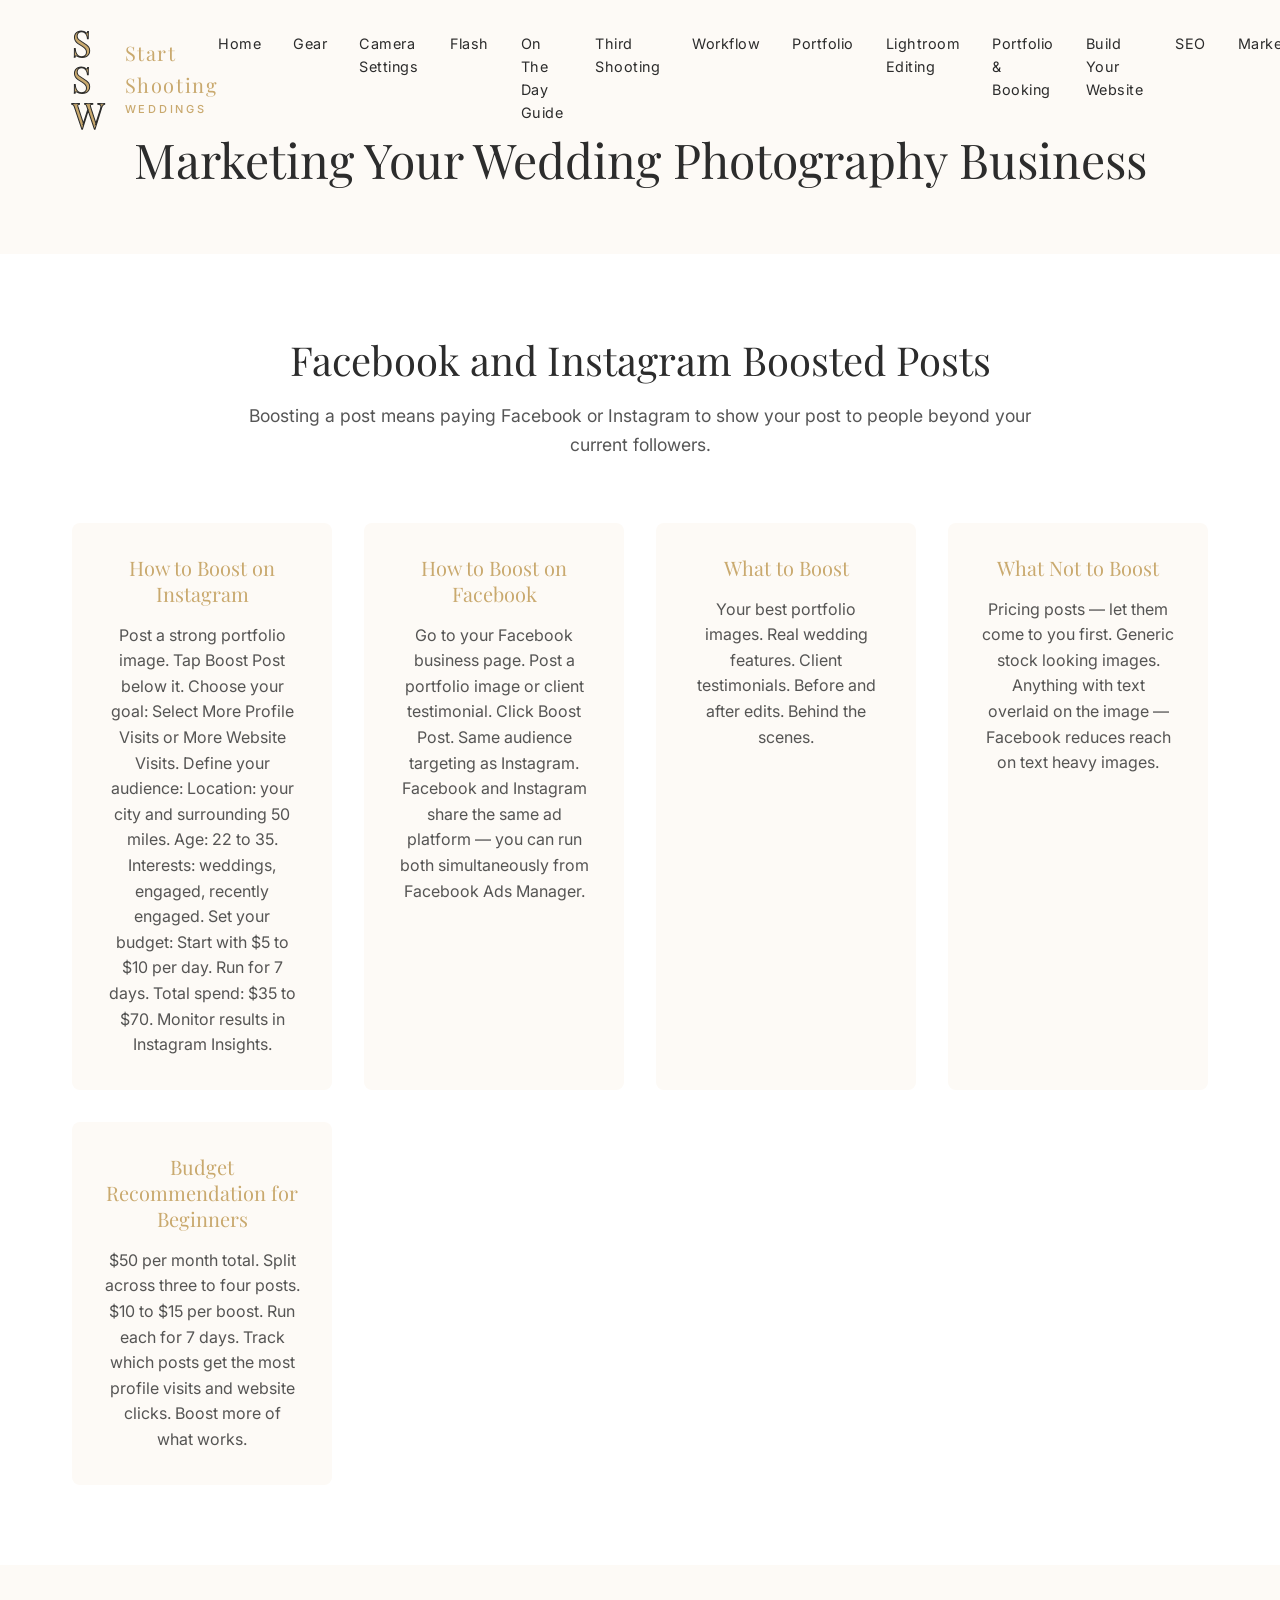
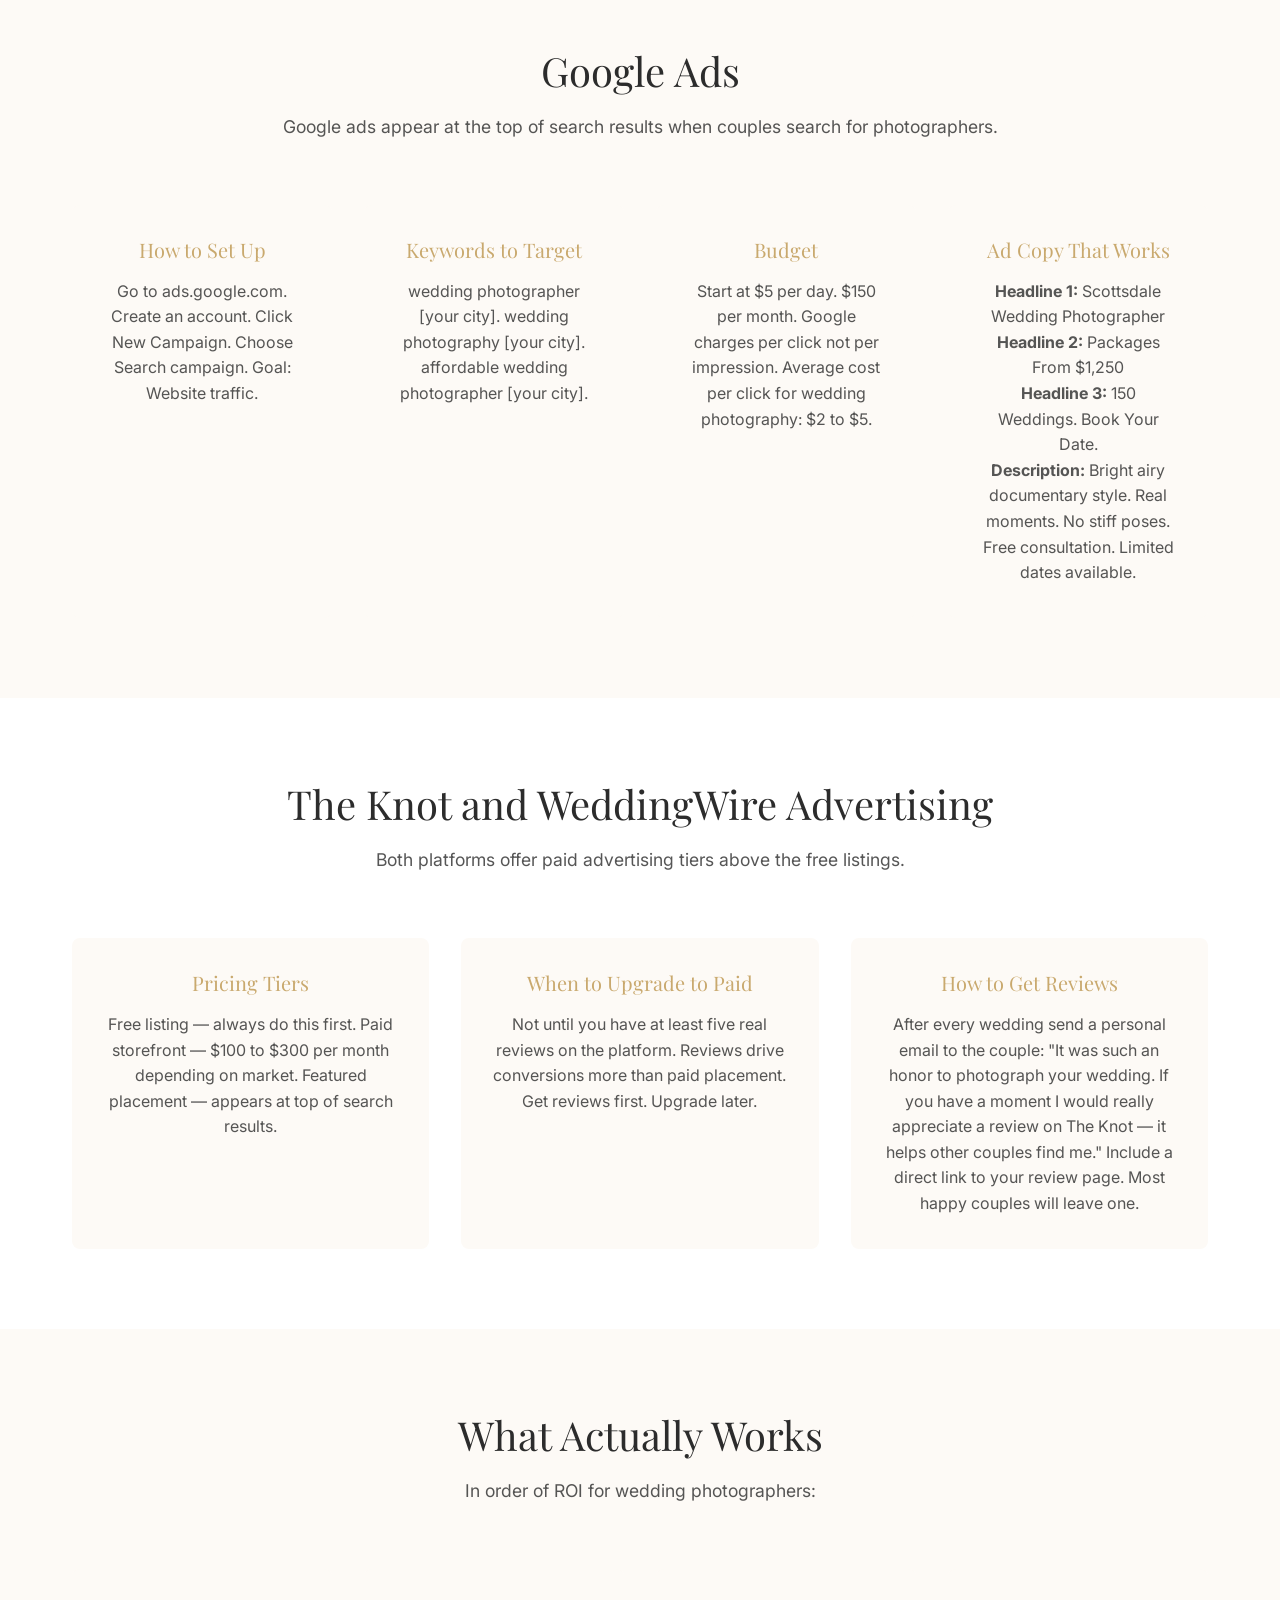
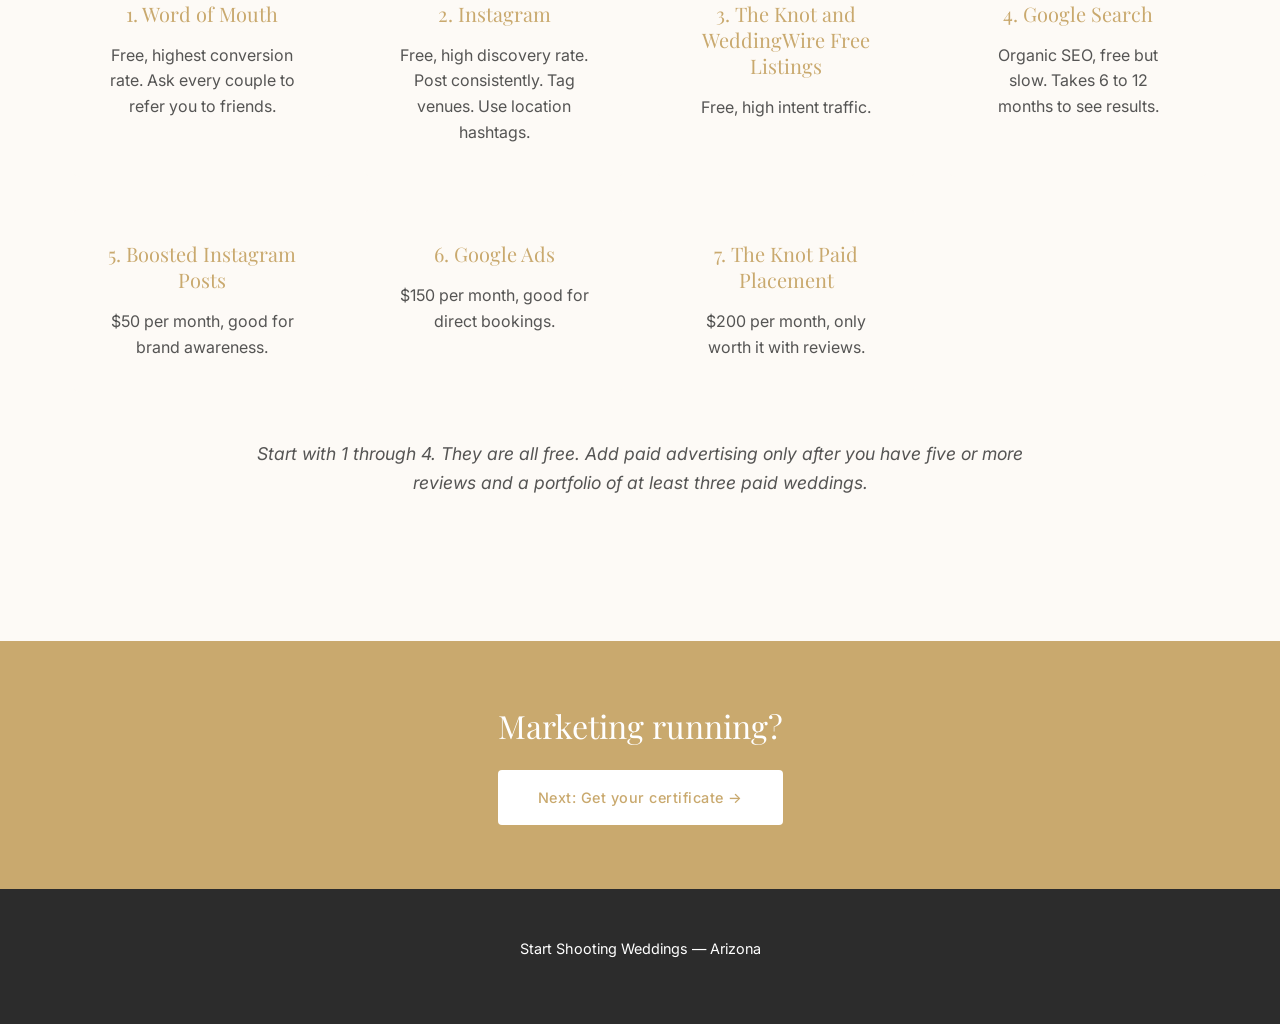
<file: marketing.html>
<!DOCTYPE html>
<html lang="en">
<head>
    <meta charset="UTF-8">
    <meta name="viewport" content="width=device-width, initial-scale=1.0">
    <title>Marketing Your Wedding Photography Business | Start Shooting Weddings</title>
    <meta name="description" content="Complete guide to marketing your wedding photography business. Facebook and Instagram boosted posts, Google Ads, The Knot and WeddingWire advertising.">
    <link rel="stylesheet" href="style.css">
    <link rel="preconnect" href="https://fonts.googleapis.com">
    <link rel="preconnect" href="https://fonts.gstatic.com" crossorigin>
    <link rel="preload" href="https://fonts.googleapis.com/css2?family=Inter:wght@300;400;500;600&family=Playfair+Display:wght@400;500;600;700&display=swap" as="style" onload="this.onload=null;this.rel='stylesheet'">
    <noscript>
    <link href="https://fonts.googleapis.com/css2?family=Inter:wght@300;400;500;600&family=Playfair+Display:wght@400;500;600;700&display=swap" rel="stylesheet">
    </noscript>
</head>
<body>
    <nav class="nav">
        <div class="nav-container">
            <a href="index.html" class="logo">
                <div class="logo-monogram">
                    <span>S</span>
                    <span>S</span>
                    <span>W</span>
                </div>
                <div class="logo-text">
                    <span class="logo-main">Start Shooting</span>
                    <span class="logo-sub">WEDDINGS</span>
                </div>
            </a>
            <div class="nav-links">
                <a href="index.html">Home</a>
                <a href="gear.html">Gear</a>
                <a href="camera-settings.html">Camera Settings</a>
                <a href="flash.html">Flash</a>
                <a href="on-the-day-guide.html">On The Day Guide</a>
                <a href="third-shooting.html">Third Shooting</a>
                <a href="wedding-day-workflow.html">Workflow</a>
                <a href="portfolio.html">Portfolio</a>
                <a href="lightroom-editing.html">Lightroom Editing</a>
                <a href="portfolio-and-booking.html">Portfolio & Booking</a>
                <a href="build-your-website.html">Build Your Website</a>
                <a href="seo.html">SEO</a>
                <a href="marketing.html">Marketing</a>
                <a href="certificate.html">Certificate</a>
            </div>
            <button class="hamburger" aria-label="Toggle menu">
                <span></span>
                <span></span>
                <span></span>
            </button>
        </div>
    </nav>

    <section class="page-hero">
        <div class="container">
            <h1>Marketing Your Wedding Photography Business</h1>
        </div>
    </section>

    <section class="content-section">
        <div class="container">
            <div class="section-intro">
                <h2>Facebook and Instagram Boosted Posts</h2>
                <p>Boosting a post means paying Facebook or Instagram to show your post to people beyond your current followers.</p>
            </div>

            <div class="feature-grid">
                <div class="feature-item">
                    <h3>How to Boost on Instagram</h3>
                    <p>Post a strong portfolio image. Tap Boost Post below it. Choose your goal: Select More Profile Visits or More Website Visits. Define your audience: Location: your city and surrounding 50 miles. Age: 22 to 35. Interests: weddings, engaged, recently engaged. Set your budget: Start with $5 to $10 per day. Run for 7 days. Total spend: $35 to $70. Monitor results in Instagram Insights.</p>
                </div>

                <div class="feature-item">
                    <h3>How to Boost on Facebook</h3>
                    <p>Go to your Facebook business page. Post a portfolio image or client testimonial. Click Boost Post. Same audience targeting as Instagram. Facebook and Instagram share the same ad platform — you can run both simultaneously from Facebook Ads Manager.</p>
                </div>

                <div class="feature-item">
                    <h3>What to Boost</h3>
                    <p>Your best portfolio images. Real wedding features. Client testimonials. Before and after edits. Behind the scenes.</p>
                </div>

                <div class="feature-item">
                    <h3>What Not to Boost</h3>
                    <p>Pricing posts — let them come to you first. Generic stock looking images. Anything with text overlaid on the image — Facebook reduces reach on text heavy images.</p>
                </div>

                <div class="feature-item">
                    <h3>Budget Recommendation for Beginners</h3>
                    <p>$50 per month total. Split across three to four posts. $10 to $15 per boost. Run each for 7 days. Track which posts get the most profile visits and website clicks. Boost more of what works.</p>
                </div>
            </div>
        </div>
    </section>

    <section class="content-section">
        <div class="container">
            <div class="section-intro">
                <h2>Google Ads</h2>
                <p>Google ads appear at the top of search results when couples search for photographers.</p>
            </div>

            <div class="feature-grid">
                <div class="feature-item">
                    <h3>How to Set Up</h3>
                    <p>Go to ads.google.com. Create an account. Click New Campaign. Choose Search campaign. Goal: Website traffic.</p>
                </div>

                <div class="feature-item">
                    <h3>Keywords to Target</h3>
                    <p>wedding photographer [your city]. wedding photography [your city]. affordable wedding photographer [your city].</p>
                </div>

                <div class="feature-item">
                    <h3>Budget</h3>
                    <p>Start at $5 per day. $150 per month. Google charges per click not per impression. Average cost per click for wedding photography: $2 to $5.</p>
                </div>

                <div class="feature-item">
                    <h3>Ad Copy That Works</h3>
                    <p><strong>Headline 1:</strong> Scottsdale Wedding Photographer<br><strong>Headline 2:</strong> Packages From $1,250<br><strong>Headline 3:</strong> 150 Weddings. Book Your Date.<br><strong>Description:</strong> Bright airy documentary style. Real moments. No stiff poses. Free consultation. Limited dates available.</p>
                </div>
            </div>
        </div>
    </section>

    <section class="content-section">
        <div class="container">
            <div class="section-intro">
                <h2>The Knot and WeddingWire Advertising</h2>
                <p>Both platforms offer paid advertising tiers above the free listings.</p>
            </div>

            <div class="feature-grid">
                <div class="feature-item">
                    <h3>Pricing Tiers</h3>
                    <p>Free listing — always do this first. Paid storefront — $100 to $300 per month depending on market. Featured placement — appears at top of search results.</p>
                </div>

                <div class="feature-item">
                    <h3>When to Upgrade to Paid</h3>
                    <p>Not until you have at least five real reviews on the platform. Reviews drive conversions more than paid placement. Get reviews first. Upgrade later.</p>
                </div>

                <div class="feature-item">
                    <h3>How to Get Reviews</h3>
                    <p>After every wedding send a personal email to the couple: "It was such an honor to photograph your wedding. If you have a moment I would really appreciate a review on The Knot — it helps other couples find me." Include a direct link to your review page. Most happy couples will leave one.</p>
                </div>
            </div>
        </div>
    </section>

    <section class="content-section">
        <div class="container">
            <div class="section-intro">
                <h2>What Actually Works</h2>
                <p>In order of ROI for wedding photographers:</p>
            </div>

            <div class="feature-grid">
                <div class="feature-item">
                    <h3>1. Word of Mouth</h3>
                    <p>Free, highest conversion rate. Ask every couple to refer you to friends.</p>
                </div>

                <div class="feature-item">
                    <h3>2. Instagram</h3>
                    <p>Free, high discovery rate. Post consistently. Tag venues. Use location hashtags.</p>
                </div>

                <div class="feature-item">
                    <h3>3. The Knot and WeddingWire Free Listings</h3>
                    <p>Free, high intent traffic.</p>
                </div>

                <div class="feature-item">
                    <h3>4. Google Search</h3>
                    <p>Organic SEO, free but slow. Takes 6 to 12 months to see results.</p>
                </div>

                <div class="feature-item">
                    <h3>5. Boosted Instagram Posts</h3>
                    <p>$50 per month, good for brand awareness.</p>
                </div>

                <div class="feature-item">
                    <h3>6. Google Ads</h3>
                    <p>$150 per month, good for direct bookings.</p>
                </div>

                <div class="feature-item">
                    <h3>7. The Knot Paid Placement</h3>
                    <p>$200 per month, only worth it with reviews.</p>
                </div>
            </div>

            <div class="section-intro" style="margin-top: 3rem;">
                <p style="text-align: center; font-style: italic;">Start with 1 through 4. They are all free. Add paid advertising only after you have five or more reviews and a portfolio of at least three paid weddings.</p>
            </div>
        </div>
    </section>

    <section class="cta-section">
        <div class="container">
            <h2>Marketing running?</h2>
            <a href="certificate.html" class="btn btn-primary">Next: Get your certificate →</a>
        </div>
    </section>

    <footer class="footer">
        <div class="container">
            <p>Start Shooting Weddings &mdash; Arizona</p>
        </div>
    </footer>

    <script>
        window.addEventListener('scroll', function() {
            const nav = document.querySelector('.nav');
            if (window.scrollY > 50) {
                nav.classList.add('nav-scrolled');
            } else {
                nav.classList.remove('nav-scrolled');
            }
        });

        // Hamburger menu toggle
        const hamburger = document.querySelector('.hamburger');
        const navLinks = document.querySelector('.nav-links');

        if (hamburger) {
            hamburger.addEventListener('click', function() {
                hamburger.classList.toggle('active');
                navLinks.classList.toggle('active');
            });

            // Close menu when clicking a link
            navLinks.querySelectorAll('a').forEach(link => {
                link.addEventListener('click', () => {
                    hamburger.classList.remove('active');
                    navLinks.classList.remove('active');
                });
            });
        }
    </script>
</body>
</html>
</file>
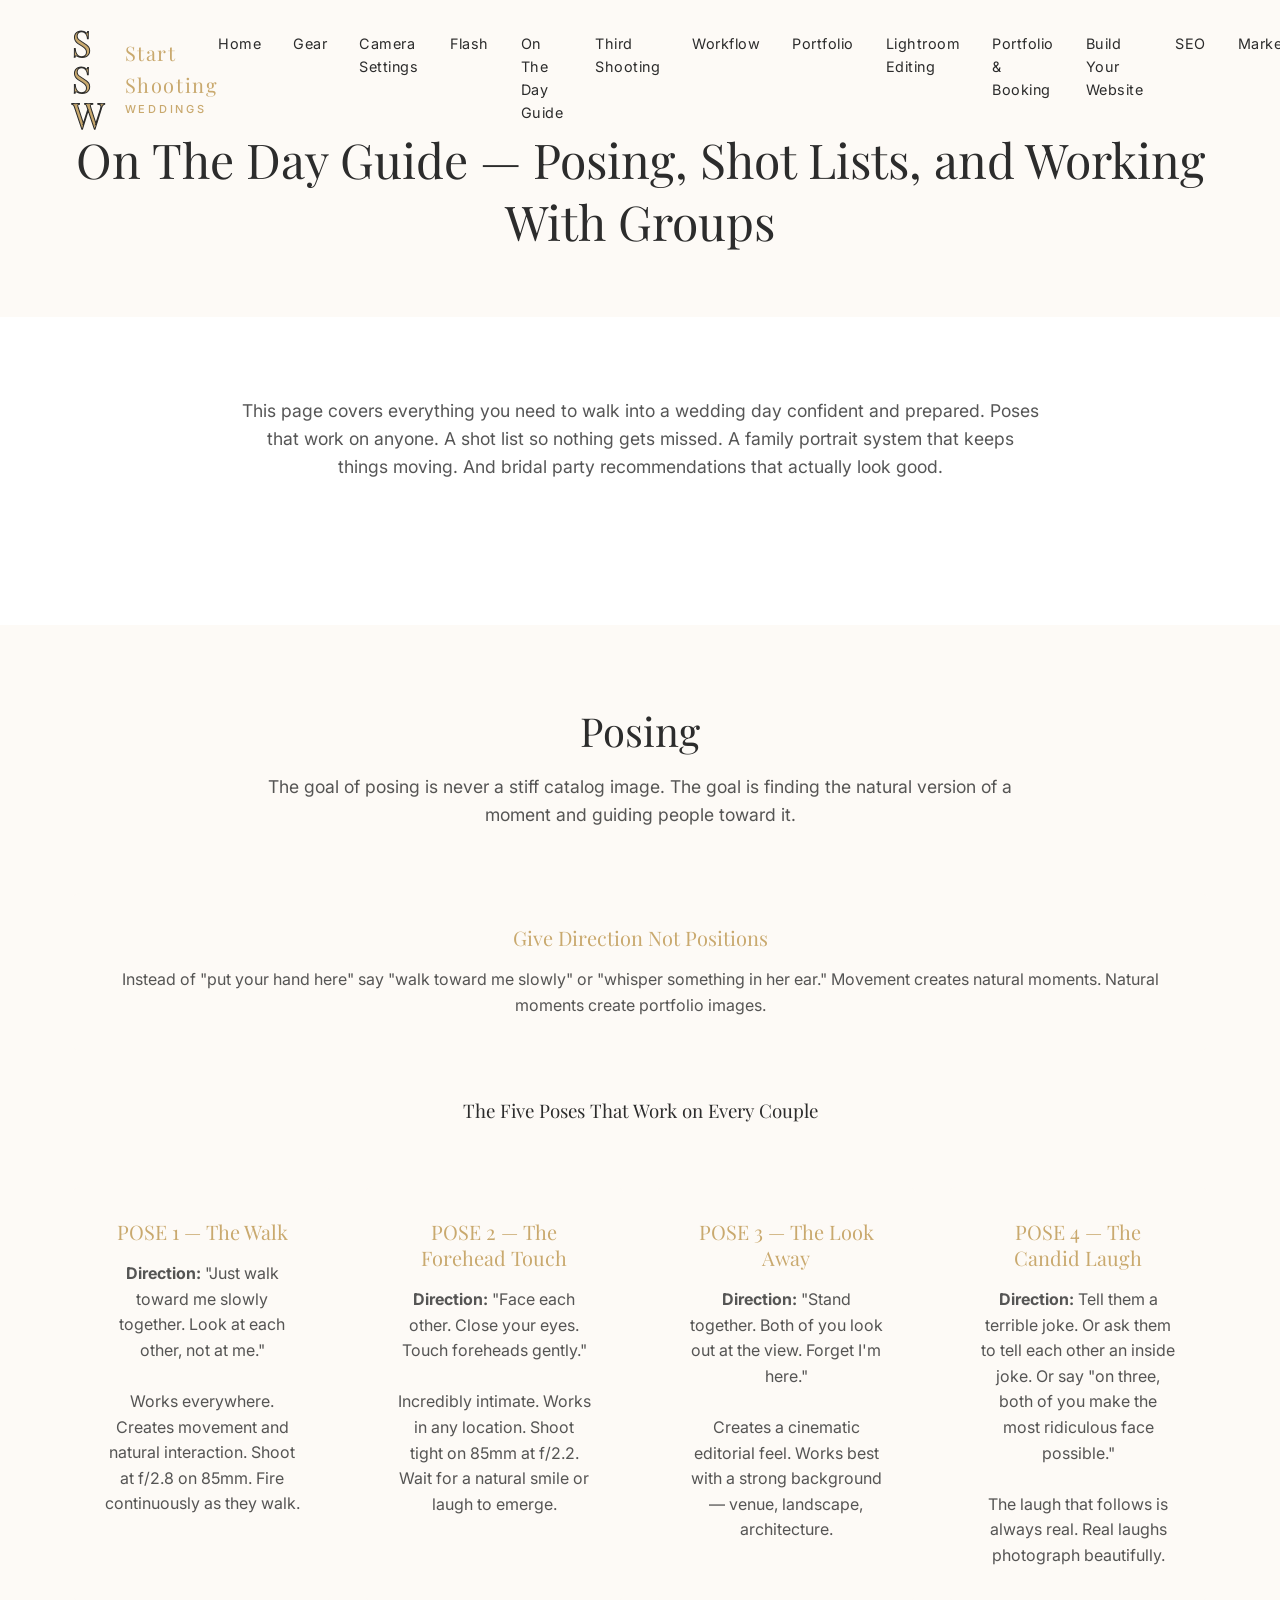
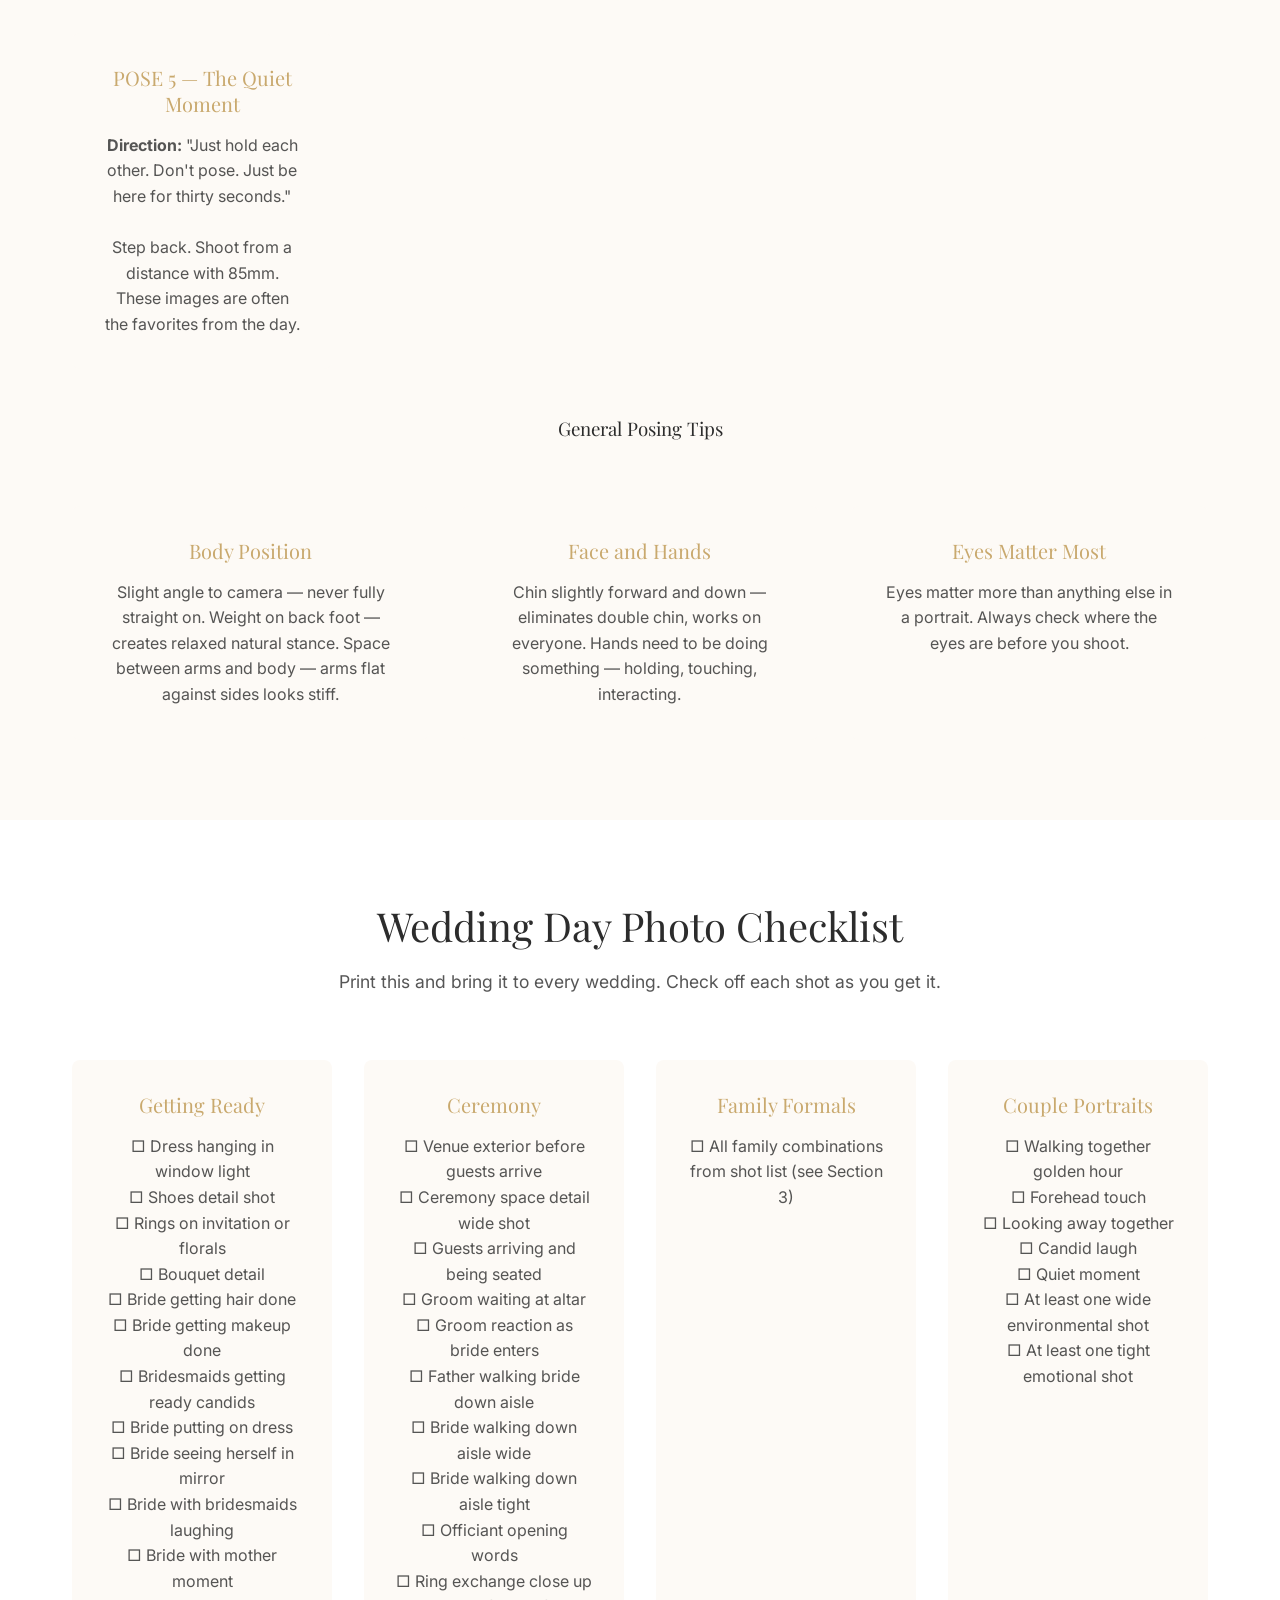
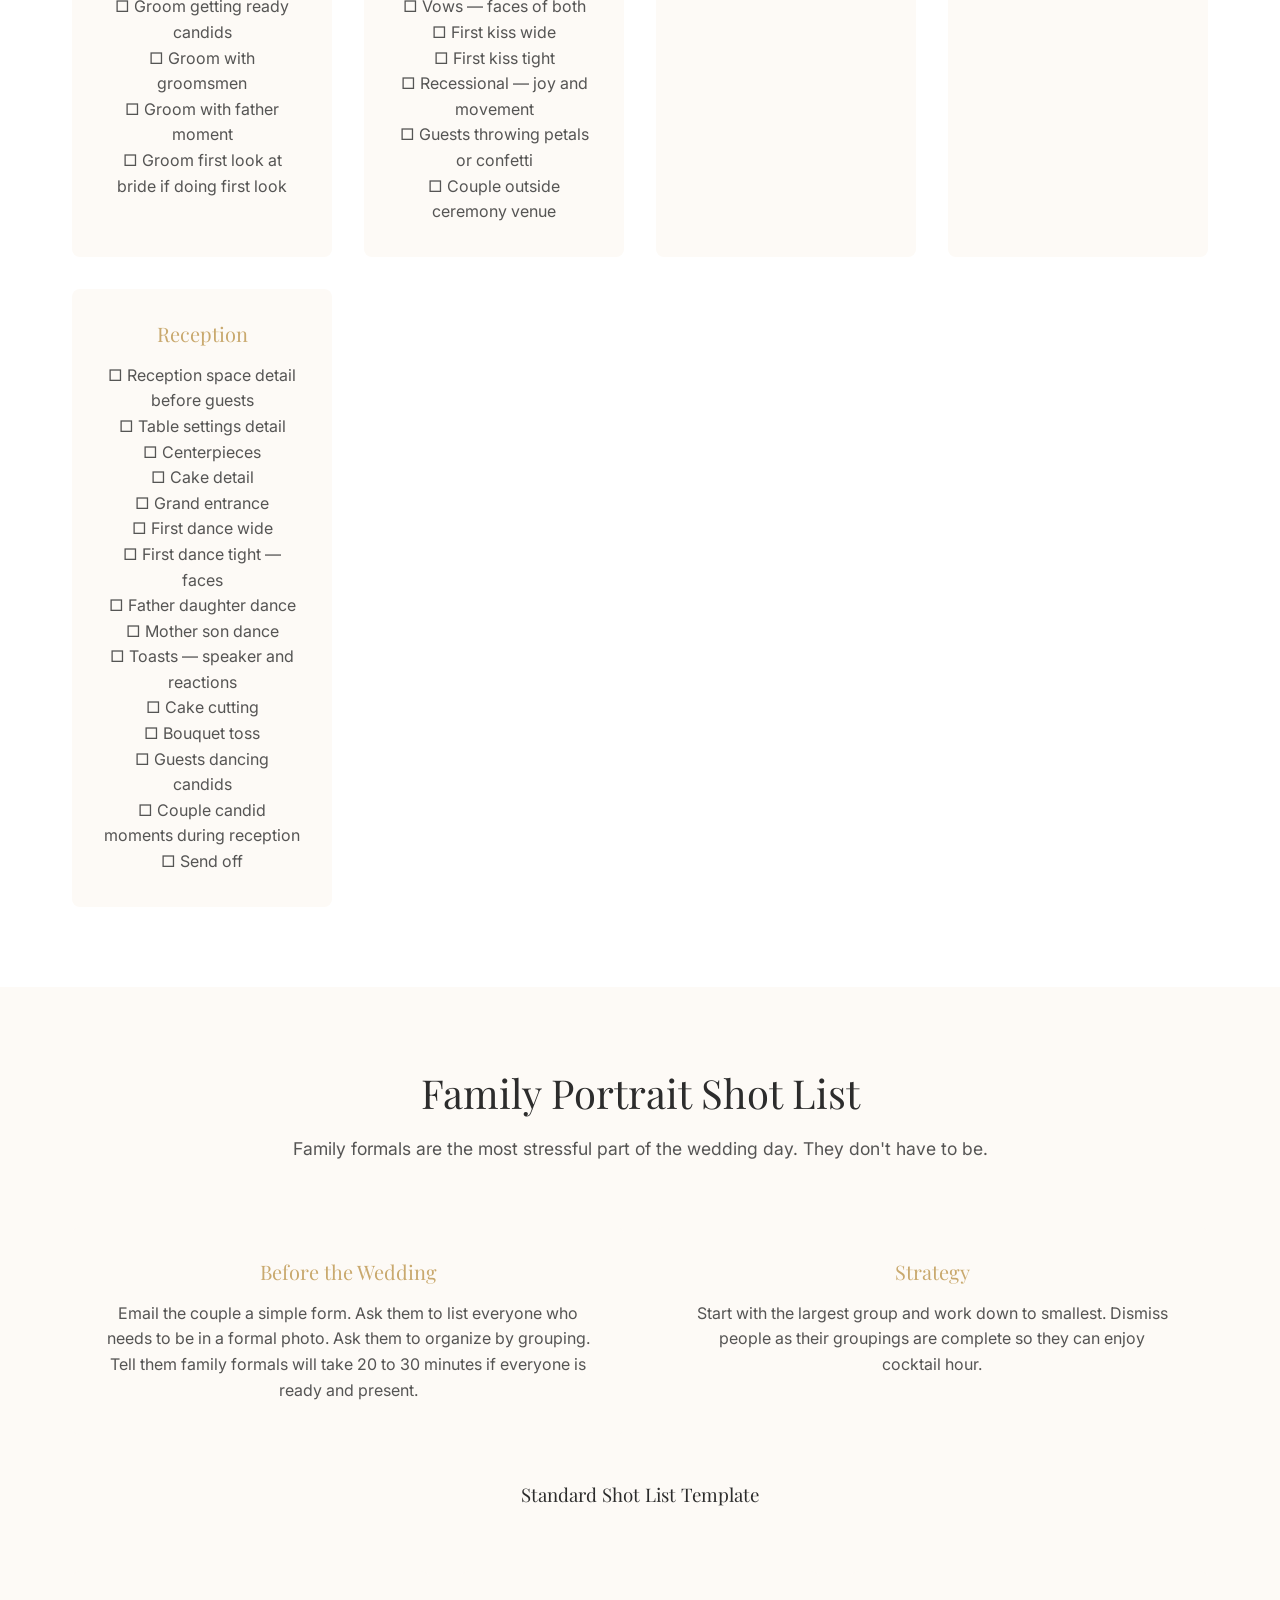
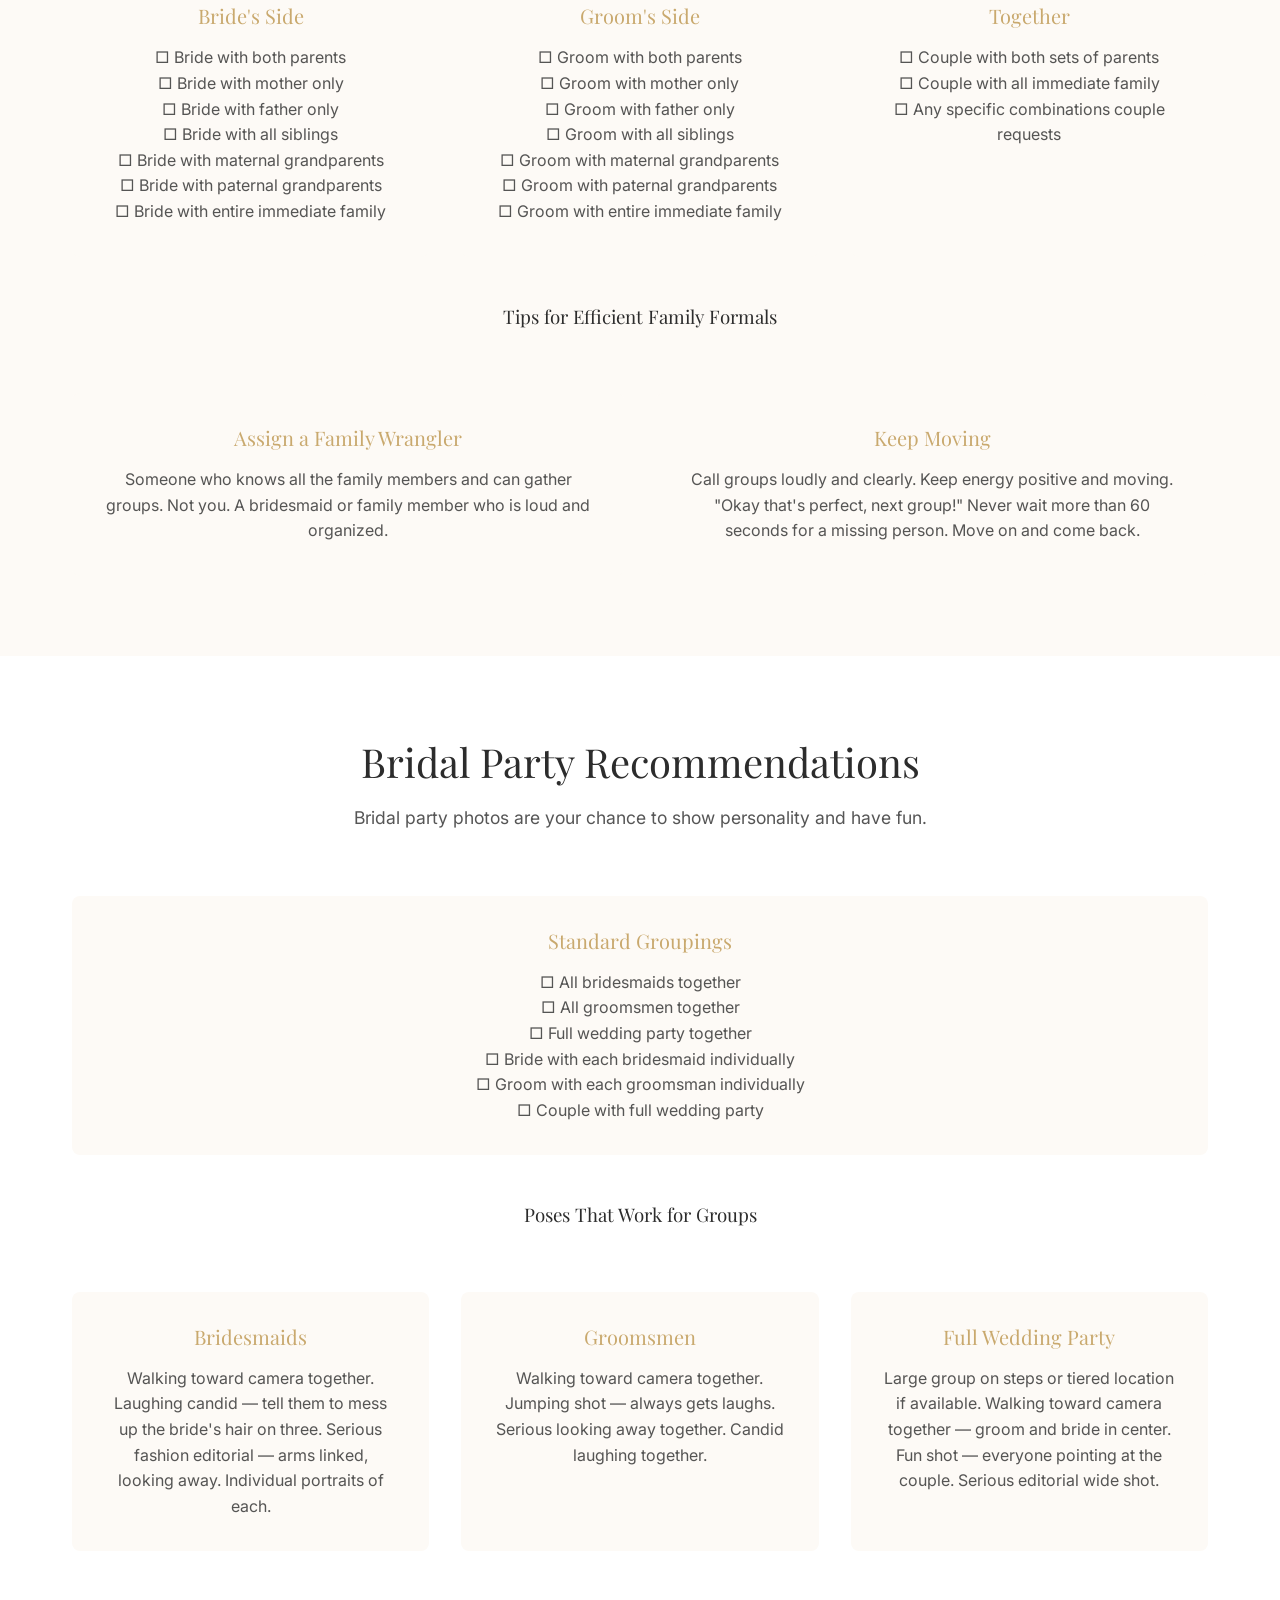
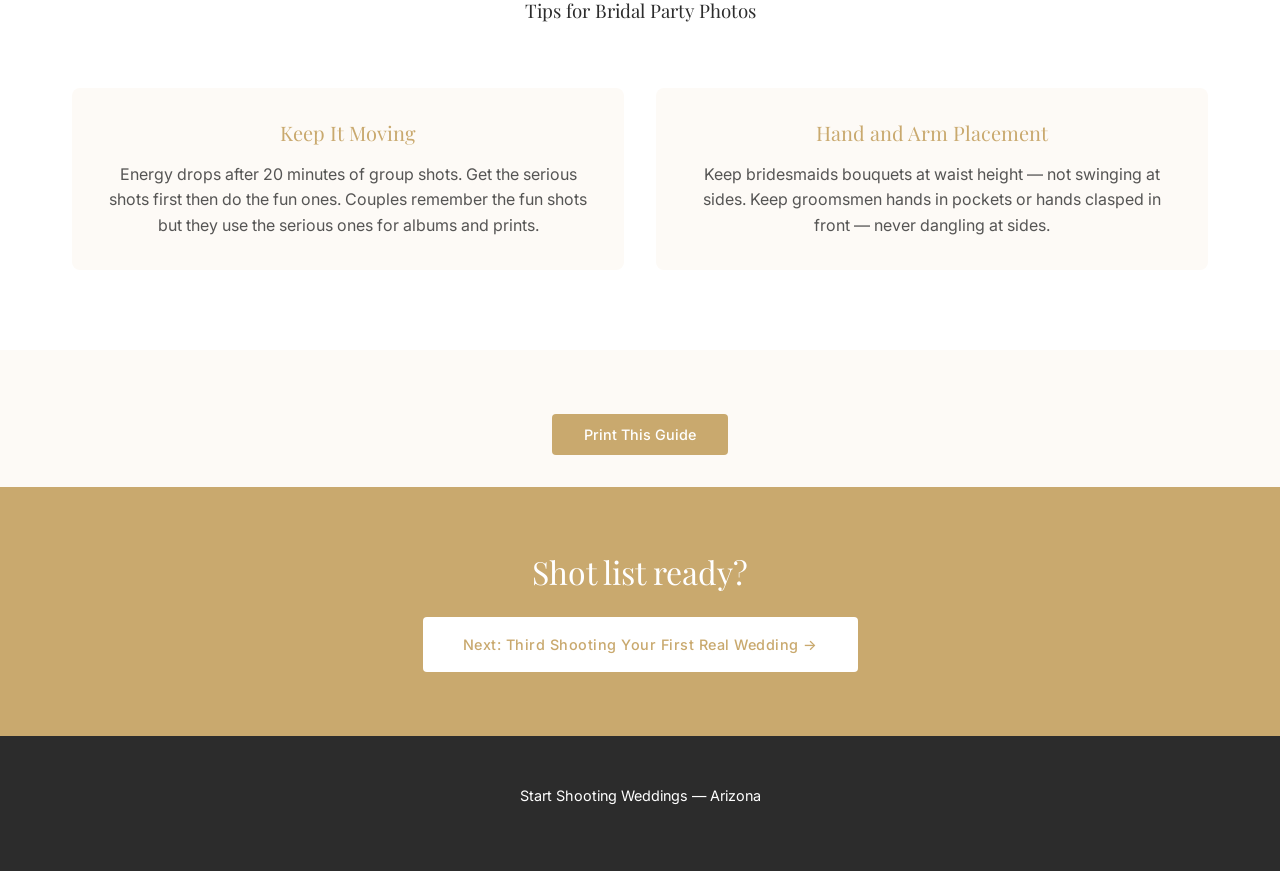
<file: on-the-day-guide.html>
<!DOCTYPE html>
<html lang="en">
<head>
    <meta charset="UTF-8">
    <meta name="viewport" content="width=device-width, initial-scale=1.0">
    <title>On The Day Guide — Posing, Shot Lists, and Working With Groups | Start Shooting Weddings</title>
    <meta name="description" content="Complete on-the-day guide for wedding photographers. Posing techniques, wedding day photo checklist, family portrait shot list, and bridal party recommendations.">
    <link rel="stylesheet" href="style.css">
    <link rel="preconnect" href="https://fonts.googleapis.com">
    <link rel="preconnect" href="https://fonts.gstatic.com" crossorigin>
    <link rel="preload" href="https://fonts.googleapis.com/css2?family=Inter:wght@300;400;500;600&family=Playfair+Display:wght@400;500;600;700&display=swap" as="style" onload="this.onload=null;this.rel='stylesheet'">
    <noscript>
    <link href="https://fonts.googleapis.com/css2?family=Inter:wght@300;400;500;600&family=Playfair+Display:wght@400;500;600;700&display=swap" rel="stylesheet">
    </noscript>
    <style>
        .print-page-btn {
            margin-top: 2rem;
            padding: 0.75rem 2rem;
            background-color: #C9A96E;
            color: white;
            border: none;
            border-radius: 4px;
            font-family: 'Inter', sans-serif;
            font-size: 0.9rem;
            font-weight: 500;
            cursor: pointer;
            transition: background-color 0.3s ease;
        }

        .print-page-btn:hover {
            background-color: #b8985e;
        }

        @media print {
            .nav,
            .page-hero,
            .cta-section,
            .footer,
            .print-page-btn {
                display: none !important;
            }

            .content-section {
                page-break-inside: avoid;
            }

            @page {
                margin: 1cm;
            }
        }
    </style>
</head>
<body>
    <nav class="nav">
        <div class="nav-container">
            <a href="index.html" class="logo">
                <div class="logo-monogram">
                    <span>S</span>
                    <span>S</span>
                    <span>W</span>
                </div>
                <div class="logo-text">
                    <span class="logo-main">Start Shooting</span>
                    <span class="logo-sub">WEDDINGS</span>
                </div>
            </a>
            <div class="nav-links">
                <a href="index.html">Home</a>
                <a href="gear.html">Gear</a>
                <a href="camera-settings.html">Camera Settings</a>
                <a href="flash.html">Flash</a>
                <a href="on-the-day-guide.html">On The Day Guide</a>
                <a href="third-shooting.html">Third Shooting</a>
                <a href="wedding-day-workflow.html">Workflow</a>
                <a href="portfolio.html">Portfolio</a>
                <a href="lightroom-editing.html">Lightroom Editing</a>
                <a href="portfolio-and-booking.html">Portfolio & Booking</a>
                <a href="build-your-website.html">Build Your Website</a>
                <a href="seo.html">SEO</a>
                <a href="marketing.html">Marketing</a>
                <a href="certificate.html">Certificate</a>
            </div>
            <button class="hamburger" aria-label="Toggle menu">
                <span></span>
                <span></span>
                <span></span>
            </button>
        </div>
    </nav>

    <section class="page-hero">
        <div class="container">
            <h1>On The Day Guide — Posing, Shot Lists, and Working With Groups</h1>
        </div>
    </section>

    <section class="content-section">
        <div class="container">
            <div class="section-intro">
                <p>This page covers everything you need to walk into a wedding day confident and prepared. Poses that work on anyone. A shot list so nothing gets missed. A family portrait system that keeps things moving. And bridal party recommendations that actually look good.</p>
            </div>
        </div>
    </section>

    <section class="content-section">
        <div class="container">
            <div class="section-intro">
                <h2>Posing</h2>
                <p>The goal of posing is never a stiff catalog image. The goal is finding the natural version of a moment and guiding people toward it.</p>
            </div>

            <div class="feature-grid">
                <div class="feature-item">
                    <h3>Give Direction Not Positions</h3>
                    <p>Instead of "put your hand here" say "walk toward me slowly" or "whisper something in her ear." Movement creates natural moments. Natural moments create portfolio images.</p>
                </div>
            </div>

            <div class="section-intro" style="margin-top: 3rem;">
                <h3>The Five Poses That Work on Every Couple</h3>
            </div>

            <div class="feature-grid">
                <div class="feature-item">
                    <h3>POSE 1 — The Walk</h3>
                    <p><strong>Direction:</strong> "Just walk toward me slowly together. Look at each other, not at me."<br><br>Works everywhere. Creates movement and natural interaction. Shoot at f/2.8 on 85mm. Fire continuously as they walk.</p>
                </div>

                <div class="feature-item">
                    <h3>POSE 2 — The Forehead Touch</h3>
                    <p><strong>Direction:</strong> "Face each other. Close your eyes. Touch foreheads gently."<br><br>Incredibly intimate. Works in any location. Shoot tight on 85mm at f/2.2. Wait for a natural smile or laugh to emerge.</p>
                </div>

                <div class="feature-item">
                    <h3>POSE 3 — The Look Away</h3>
                    <p><strong>Direction:</strong> "Stand together. Both of you look out at the view. Forget I'm here."<br><br>Creates a cinematic editorial feel. Works best with a strong background — venue, landscape, architecture.</p>
                </div>

                <div class="feature-item">
                    <h3>POSE 4 — The Candid Laugh</h3>
                    <p><strong>Direction:</strong> Tell them a terrible joke. Or ask them to tell each other an inside joke. Or say "on three, both of you make the most ridiculous face possible."<br><br>The laugh that follows is always real. Real laughs photograph beautifully.</p>
                </div>

                <div class="feature-item">
                    <h3>POSE 5 — The Quiet Moment</h3>
                    <p><strong>Direction:</strong> "Just hold each other. Don't pose. Just be here for thirty seconds."<br><br>Step back. Shoot from a distance with 85mm. These images are often the favorites from the day.</p>
                </div>
            </div>

            <div class="section-intro" style="margin-top: 3rem;">
                <h3>General Posing Tips</h3>
            </div>

            <div class="feature-grid">
                <div class="feature-item">
                    <h3>Body Position</h3>
                    <p>Slight angle to camera — never fully straight on. Weight on back foot — creates relaxed natural stance. Space between arms and body — arms flat against sides looks stiff.</p>
                </div>

                <div class="feature-item">
                    <h3>Face and Hands</h3>
                    <p>Chin slightly forward and down — eliminates double chin, works on everyone. Hands need to be doing something — holding, touching, interacting.</p>
                </div>

                <div class="feature-item">
                    <h3>Eyes Matter Most</h3>
                    <p>Eyes matter more than anything else in a portrait. Always check where the eyes are before you shoot.</p>
                </div>
            </div>
        </div>
    </section>

    <section class="content-section">
        <div class="container">
            <div class="section-intro">
                <h2>Wedding Day Photo Checklist</h2>
                <p>Print this and bring it to every wedding. Check off each shot as you get it.</p>
            </div>

            <div class="feature-grid">
                <div class="feature-item">
                    <h3>Getting Ready</h3>
                    <p>□ Dress hanging in window light<br>□ Shoes detail shot<br>□ Rings on invitation or florals<br>□ Bouquet detail<br>□ Bride getting hair done<br>□ Bride getting makeup done<br>□ Bridesmaids getting ready candids<br>□ Bride putting on dress<br>□ Bride seeing herself in mirror<br>□ Bride with bridesmaids laughing<br>□ Bride with mother moment<br>□ Groom getting ready candids<br>□ Groom with groomsmen<br>□ Groom with father moment<br>□ Groom first look at bride if doing first look</p>
                </div>

                <div class="feature-item">
                    <h3>Ceremony</h3>
                    <p>□ Venue exterior before guests arrive<br>□ Ceremony space detail wide shot<br>□ Guests arriving and being seated<br>□ Groom waiting at altar<br>□ Groom reaction as bride enters<br>□ Father walking bride down aisle<br>□ Bride walking down aisle wide<br>□ Bride walking down aisle tight<br>□ Officiant opening words<br>□ Ring exchange close up<br>□ Vows — faces of both<br>□ First kiss wide<br>□ First kiss tight<br>□ Recessional — joy and movement<br>□ Guests throwing petals or confetti<br>□ Couple outside ceremony venue</p>
                </div>

                <div class="feature-item">
                    <h3>Family Formals</h3>
                    <p>□ All family combinations from shot list (see Section 3)</p>
                </div>

                <div class="feature-item">
                    <h3>Couple Portraits</h3>
                    <p>□ Walking together golden hour<br>□ Forehead touch<br>□ Looking away together<br>□ Candid laugh<br>□ Quiet moment<br>□ At least one wide environmental shot<br>□ At least one tight emotional shot</p>
                </div>

                <div class="feature-item">
                    <h3>Reception</h3>
                    <p>□ Reception space detail before guests<br>□ Table settings detail<br>□ Centerpieces<br>□ Cake detail<br>□ Grand entrance<br>□ First dance wide<br>□ First dance tight — faces<br>□ Father daughter dance<br>□ Mother son dance<br>□ Toasts — speaker and reactions<br>□ Cake cutting<br>□ Bouquet toss<br>□ Guests dancing candids<br>□ Couple candid moments during reception<br>□ Send off</p>
                </div>
            </div>
        </div>
    </section>

    <section class="content-section">
        <div class="container">
            <div class="section-intro">
                <h2>Family Portrait Shot List</h2>
                <p>Family formals are the most stressful part of the wedding day. They don't have to be.</p>
            </div>

            <div class="feature-grid">
                <div class="feature-item">
                    <h3>Before the Wedding</h3>
                    <p>Email the couple a simple form. Ask them to list everyone who needs to be in a formal photo. Ask them to organize by grouping. Tell them family formals will take 20 to 30 minutes if everyone is ready and present.</p>
                </div>

                <div class="feature-item">
                    <h3>Strategy</h3>
                    <p>Start with the largest group and work down to smallest. Dismiss people as their groupings are complete so they can enjoy cocktail hour.</p>
                </div>
            </div>

            <div class="section-intro" style="margin-top: 3rem;">
                <h3>Standard Shot List Template</h3>
            </div>

            <div class="feature-grid">
                <div class="feature-item">
                    <h3>Bride's Side</h3>
                    <p>□ Bride with both parents<br>□ Bride with mother only<br>□ Bride with father only<br>□ Bride with all siblings<br>□ Bride with maternal grandparents<br>□ Bride with paternal grandparents<br>□ Bride with entire immediate family</p>
                </div>

                <div class="feature-item">
                    <h3>Groom's Side</h3>
                    <p>□ Groom with both parents<br>□ Groom with mother only<br>□ Groom with father only<br>□ Groom with all siblings<br>□ Groom with maternal grandparents<br>□ Groom with paternal grandparents<br>□ Groom with entire immediate family</p>
                </div>

                <div class="feature-item">
                    <h3>Together</h3>
                    <p>□ Couple with both sets of parents<br>□ Couple with all immediate family<br>□ Any specific combinations couple requests</p>
                </div>
            </div>

            <div class="section-intro" style="margin-top: 3rem;">
                <h3>Tips for Efficient Family Formals</h3>
            </div>

            <div class="feature-grid">
                <div class="feature-item">
                    <h3>Assign a Family Wrangler</h3>
                    <p>Someone who knows all the family members and can gather groups. Not you. A bridesmaid or family member who is loud and organized.</p>
                </div>

                <div class="feature-item">
                    <h3>Keep Moving</h3>
                    <p>Call groups loudly and clearly. Keep energy positive and moving. "Okay that's perfect, next group!" Never wait more than 60 seconds for a missing person. Move on and come back.</p>
                </div>
            </div>
        </div>
    </section>

    <section class="content-section">
        <div class="container">
            <div class="section-intro">
                <h2>Bridal Party Recommendations</h2>
                <p>Bridal party photos are your chance to show personality and have fun.</p>
            </div>

            <div class="feature-grid">
                <div class="feature-item">
                    <h3>Standard Groupings</h3>
                    <p>□ All bridesmaids together<br>□ All groomsmen together<br>□ Full wedding party together<br>□ Bride with each bridesmaid individually<br>□ Groom with each groomsman individually<br>□ Couple with full wedding party</p>
                </div>
            </div>

            <div class="section-intro" style="margin-top: 3rem;">
                <h3>Poses That Work for Groups</h3>
            </div>

            <div class="feature-grid">
                <div class="feature-item">
                    <h3>Bridesmaids</h3>
                    <p>Walking toward camera together. Laughing candid — tell them to mess up the bride's hair on three. Serious fashion editorial — arms linked, looking away. Individual portraits of each.</p>
                </div>

                <div class="feature-item">
                    <h3>Groomsmen</h3>
                    <p>Walking toward camera together. Jumping shot — always gets laughs. Serious looking away together. Candid laughing together.</p>
                </div>

                <div class="feature-item">
                    <h3>Full Wedding Party</h3>
                    <p>Large group on steps or tiered location if available. Walking toward camera together — groom and bride in center. Fun shot — everyone pointing at the couple. Serious editorial wide shot.</p>
                </div>
            </div>

            <div class="section-intro" style="margin-top: 3rem;">
                <h3>Tips for Bridal Party Photos</h3>
            </div>

            <div class="feature-grid">
                <div class="feature-item">
                    <h3>Keep It Moving</h3>
                    <p>Energy drops after 20 minutes of group shots. Get the serious shots first then do the fun ones. Couples remember the fun shots but they use the serious ones for albums and prints.</p>
                </div>

                <div class="feature-item">
                    <h3>Hand and Arm Placement</h3>
                    <p>Keep bridesmaids bouquets at waist height — not swinging at sides. Keep groomsmen hands in pockets or hands clasped in front — never dangling at sides.</p>
                </div>
            </div>
        </div>
    </section>

    <div style="text-align: center; padding: 2rem 0;">
        <button class="print-page-btn" onclick="window.print()">Print This Guide</button>
    </div>

    <section class="cta-section">
        <div class="container">
            <h2>Shot list ready?</h2>
            <a href="third-shooting.html" class="btn btn-primary">Next: Third Shooting Your First Real Wedding →</a>
        </div>
    </section>

    <footer class="footer">
        <div class="container">
            <p>Start Shooting Weddings &mdash; Arizona</p>
        </div>
    </footer>

    <script>
        window.addEventListener('scroll', function() {
            const nav = document.querySelector('.nav');
            if (window.scrollY > 50) {
                nav.classList.add('nav-scrolled');
            } else {
                nav.classList.remove('nav-scrolled');
            }
        });

        // Hamburger menu toggle
        const hamburger = document.querySelector('.hamburger');
        const navLinks = document.querySelector('.nav-links');

        if (hamburger) {
            hamburger.addEventListener('click', function() {
                hamburger.classList.toggle('active');
                navLinks.classList.toggle('active');
            });

            // Close menu when clicking a link
            navLinks.querySelectorAll('a').forEach(link => {
                link.addEventListener('click', () => {
                    hamburger.classList.remove('active');
                    navLinks.classList.remove('active');
                });
            });
        }
    </script>
</body>
</html>
</file>
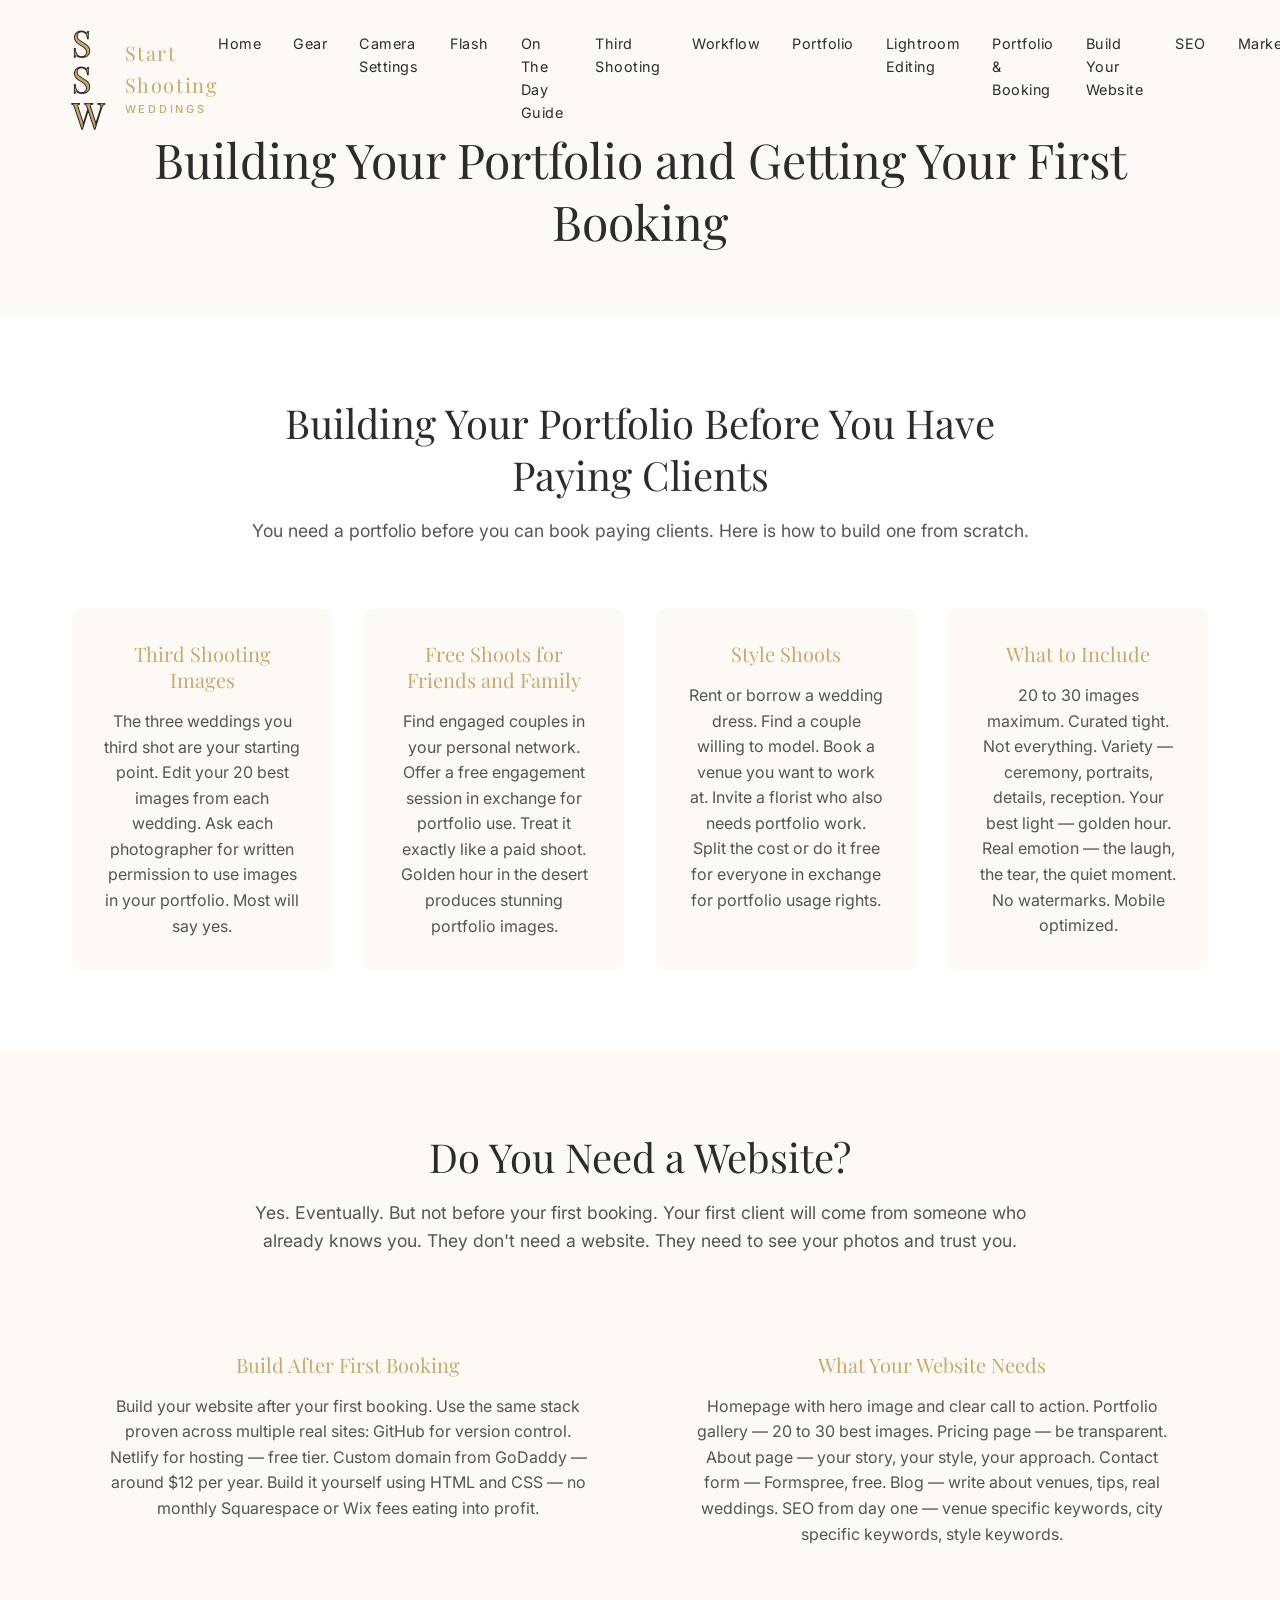
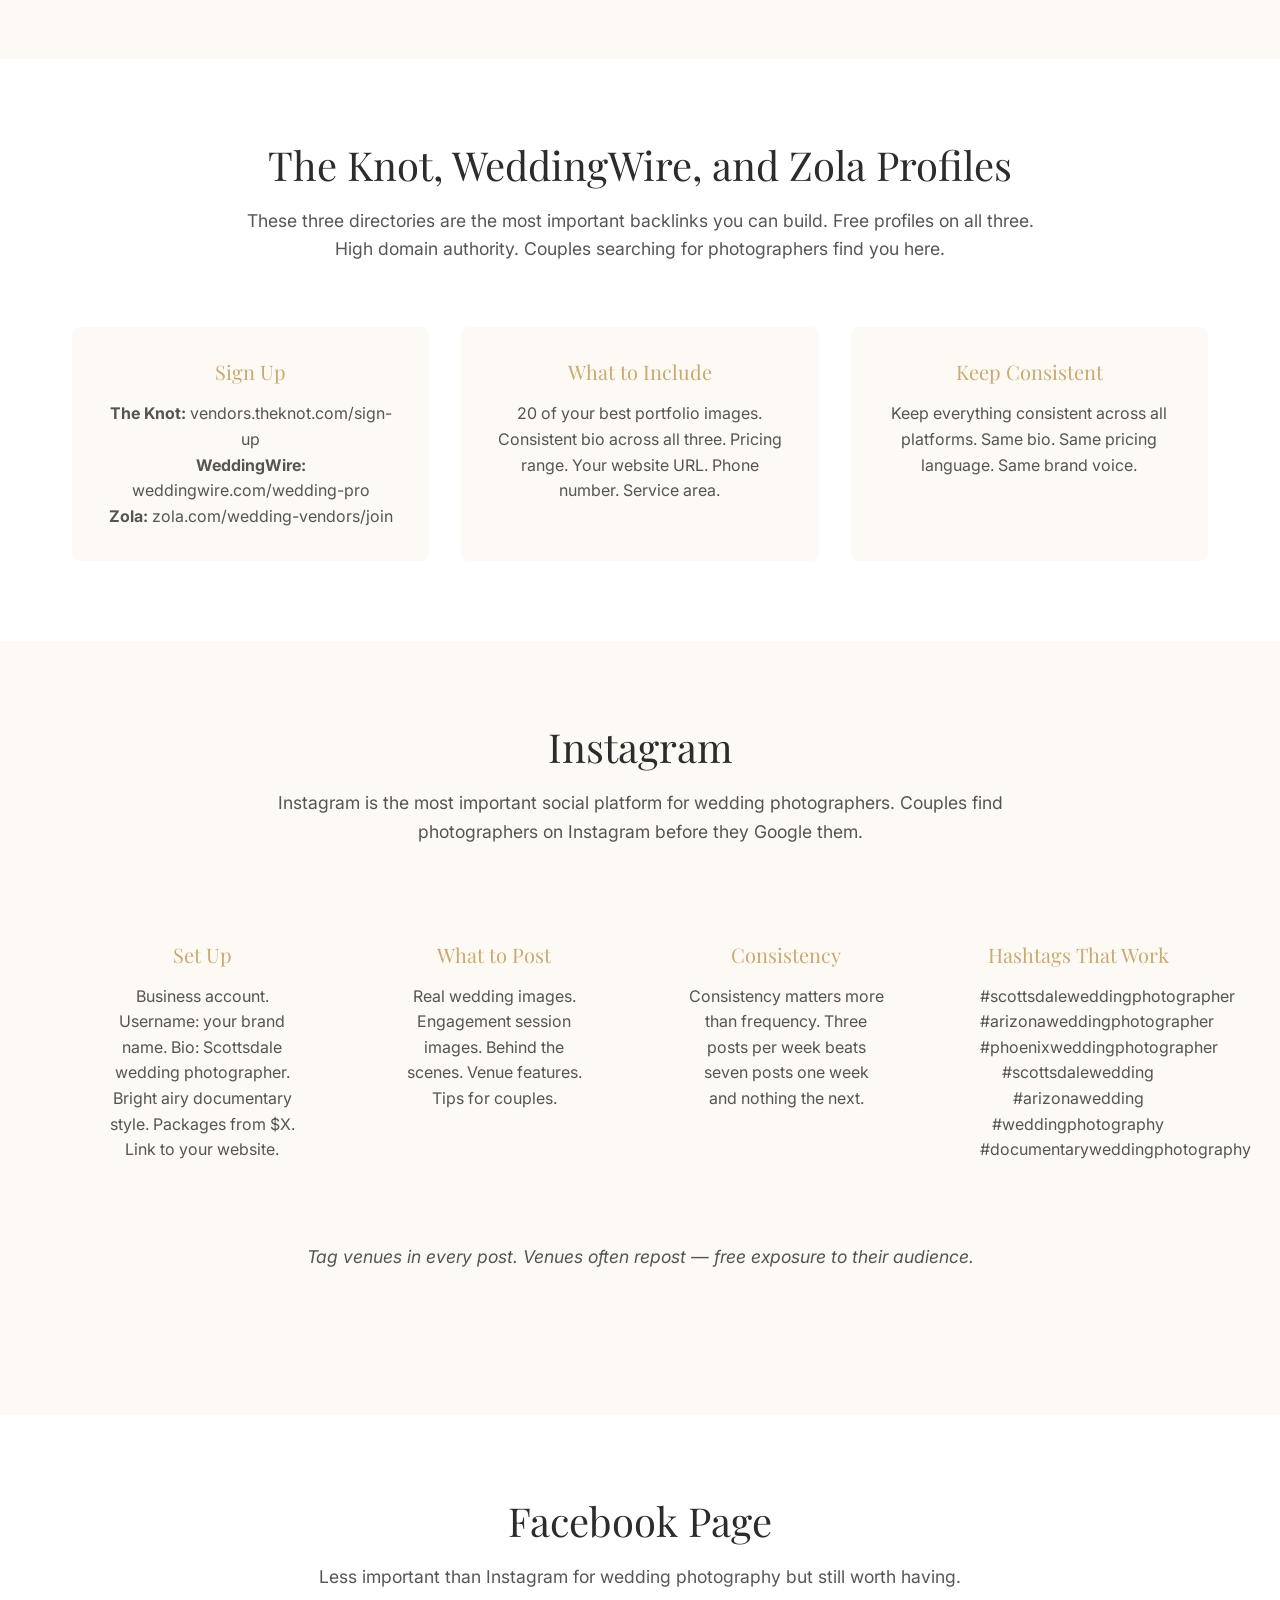
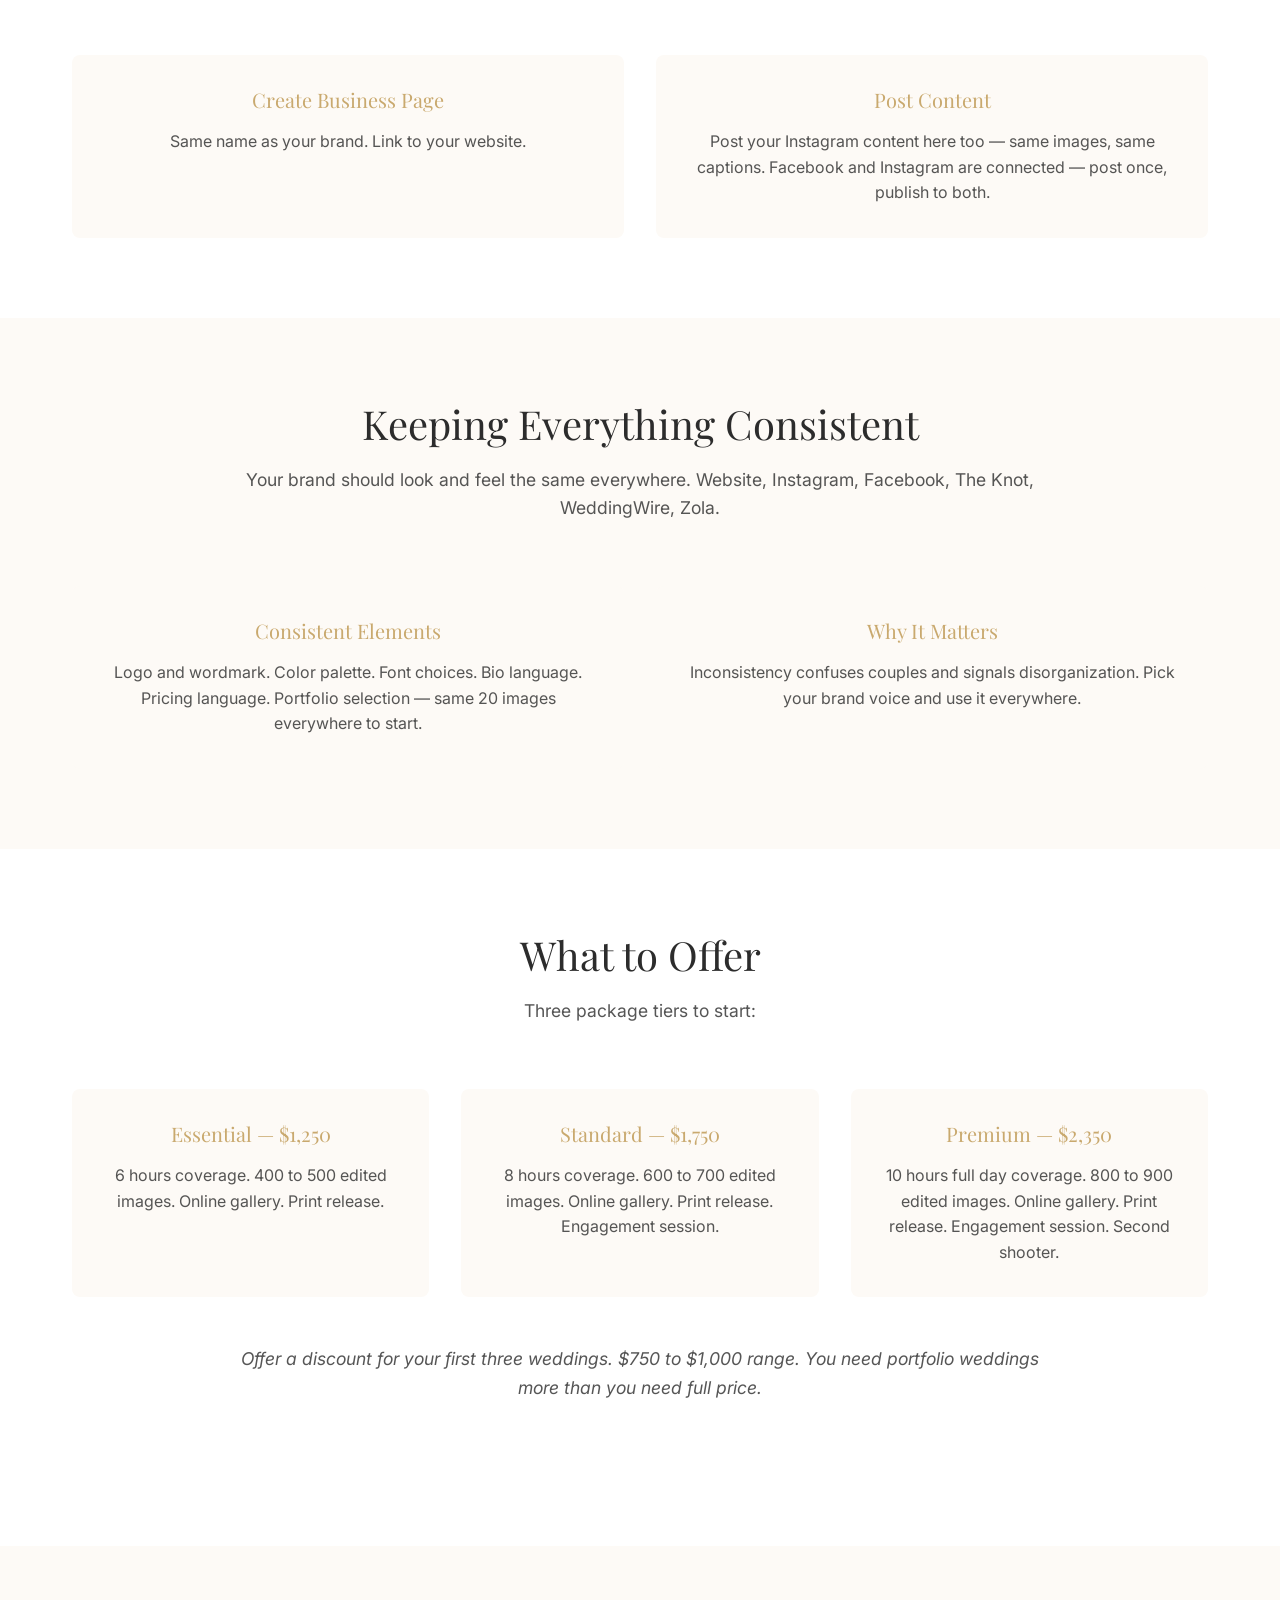
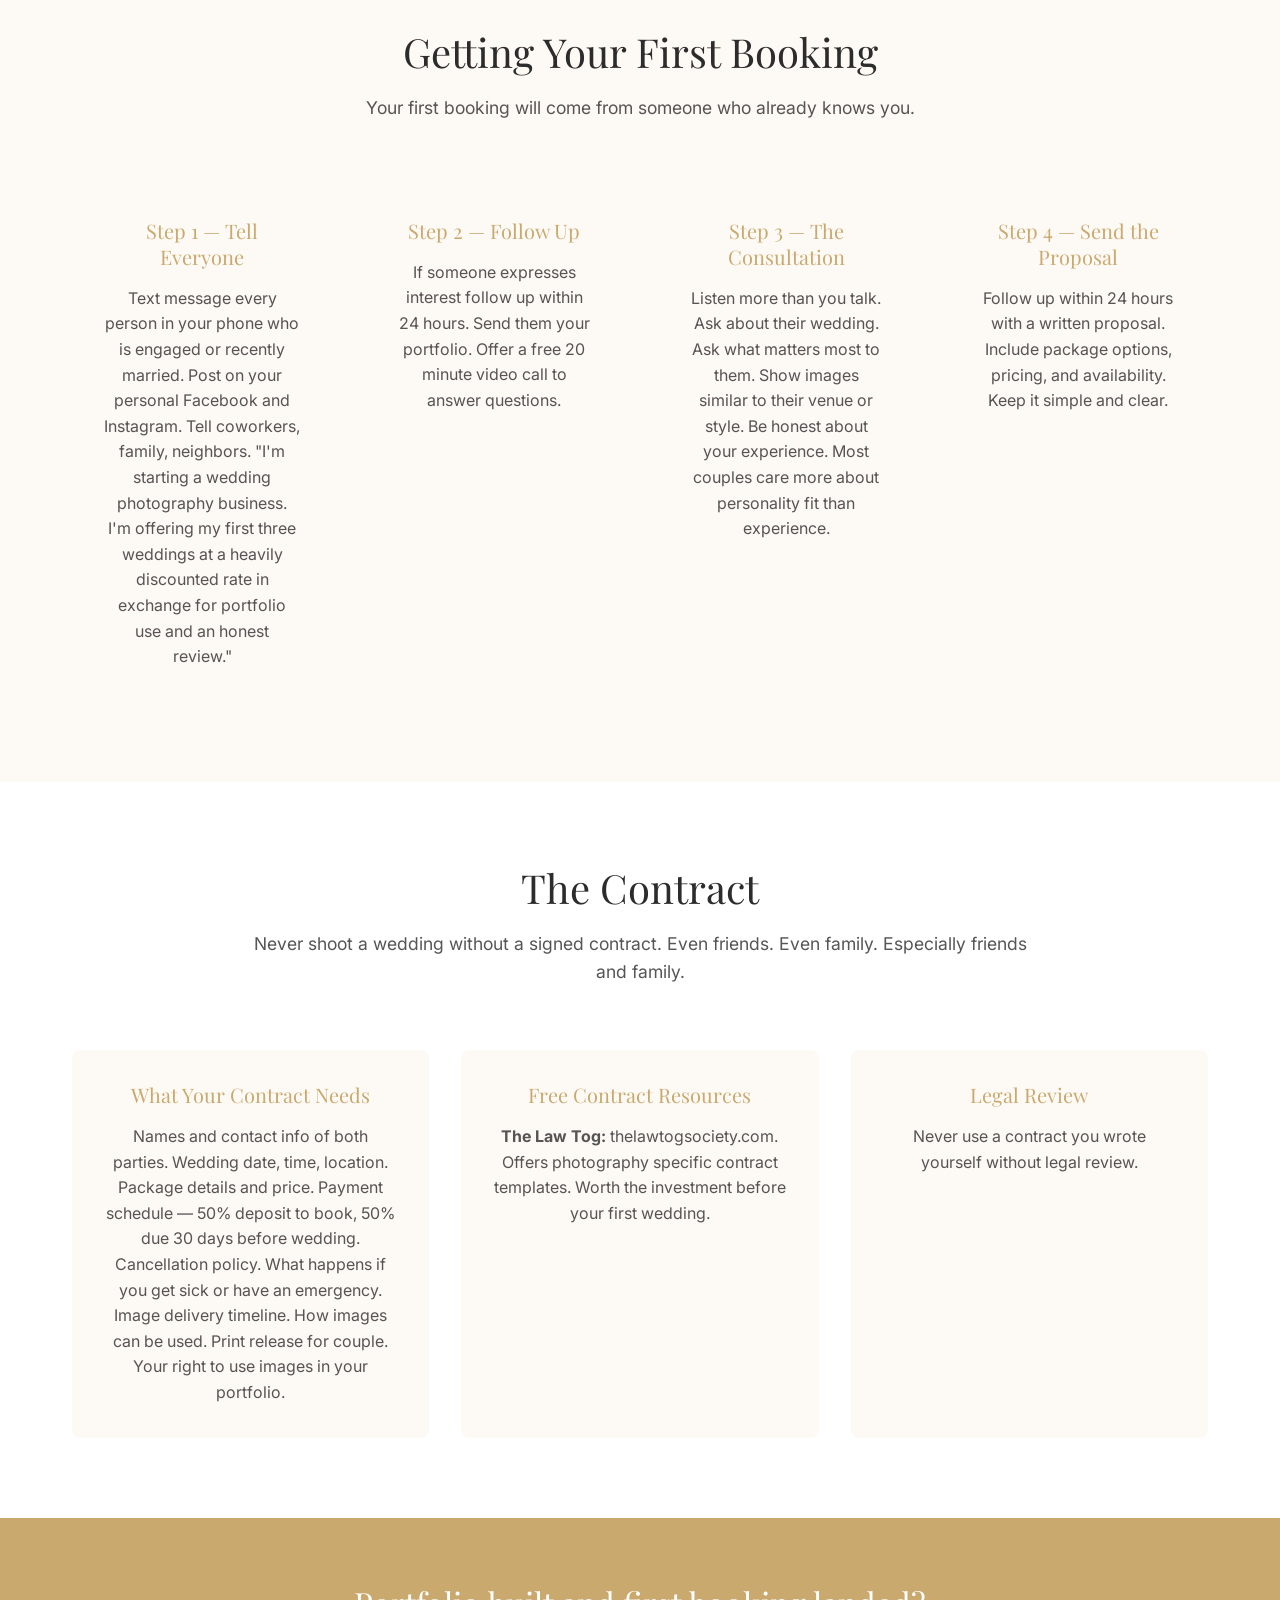
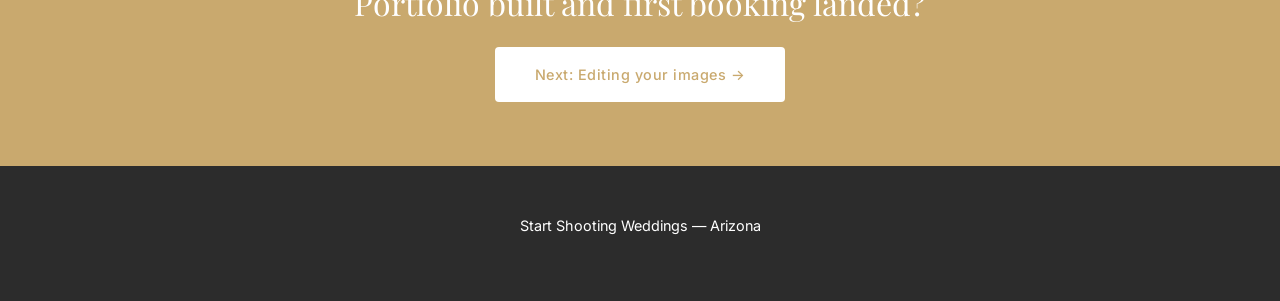
<file: portfolio-and-booking.html>
<!DOCTYPE html>
<html lang="en">
<head>
    <meta charset="UTF-8">
    <meta name="viewport" content="width=device-width, initial-scale=1.0">
    <title>Building Your Portfolio and Getting Your First Booking | Start Shooting Weddings</title>
    <meta name="description" content="Complete guide to building your wedding photography portfolio and getting your first booking. From third shooting to Instagram strategy.">
    <link rel="stylesheet" href="style.css">
    <link rel="preconnect" href="https://fonts.googleapis.com">
    <link rel="preconnect" href="https://fonts.gstatic.com" crossorigin>
    <link rel="preload" href="https://fonts.googleapis.com/css2?family=Inter:wght@300;400;500;600&family=Playfair+Display:wght@400;500;600;700&display=swap" as="style" onload="this.onload=null;this.rel='stylesheet'">
    <noscript>
    <link href="https://fonts.googleapis.com/css2?family=Inter:wght@300;400;500;600&family=Playfair+Display:wght@400;500;600;700&display=swap" rel="stylesheet">
    </noscript>
</head>
<body>
    <nav class="nav">
        <div class="nav-container">
            <a href="index.html" class="logo">
                <div class="logo-monogram">
                    <span>S</span>
                    <span>S</span>
                    <span>W</span>
                </div>
                <div class="logo-text">
                    <span class="logo-main">Start Shooting</span>
                    <span class="logo-sub">WEDDINGS</span>
                </div>
            </a>
            <div class="nav-links">
                <a href="index.html">Home</a>
                <a href="gear.html">Gear</a>
                <a href="camera-settings.html">Camera Settings</a>
                <a href="flash.html">Flash</a>
                <a href="on-the-day-guide.html">On The Day Guide</a>
                <a href="third-shooting.html">Third Shooting</a>
                <a href="wedding-day-workflow.html">Workflow</a>
                <a href="portfolio.html">Portfolio</a>
                <a href="lightroom-editing.html">Lightroom Editing</a>
                <a href="portfolio-and-booking.html">Portfolio & Booking</a>
                <a href="build-your-website.html">Build Your Website</a>
                <a href="seo.html">SEO</a>
                <a href="marketing.html">Marketing</a>
                <a href="certificate.html">Certificate</a>
            </div>
            <button class="hamburger" aria-label="Toggle menu">
                <span></span>
                <span></span>
                <span></span>
            </button>
        </div>
    </nav>

    <section class="page-hero">
        <div class="container">
            <h1>Building Your Portfolio and Getting Your First Booking</h1>
        </div>
    </section>

    <section class="content-section">
        <div class="container">
            <div class="section-intro">
                <h2>Building Your Portfolio Before You Have Paying Clients</h2>
                <p>You need a portfolio before you can book paying clients. Here is how to build one from scratch.</p>
            </div>

            <div class="feature-grid">
                <div class="feature-item">
                    <h3>Third Shooting Images</h3>
                    <p>The three weddings you third shot are your starting point. Edit your 20 best images from each wedding. Ask each photographer for written permission to use images in your portfolio. Most will say yes.</p>
                </div>

                <div class="feature-item">
                    <h3>Free Shoots for Friends and Family</h3>
                    <p>Find engaged couples in your personal network. Offer a free engagement session in exchange for portfolio use. Treat it exactly like a paid shoot. Golden hour in the desert produces stunning portfolio images.</p>
                </div>

                <div class="feature-item">
                    <h3>Style Shoots</h3>
                    <p>Rent or borrow a wedding dress. Find a couple willing to model. Book a venue you want to work at. Invite a florist who also needs portfolio work. Split the cost or do it free for everyone in exchange for portfolio usage rights.</p>
                </div>

                <div class="feature-item">
                    <h3>What to Include</h3>
                    <p>20 to 30 images maximum. Curated tight. Not everything. Variety — ceremony, portraits, details, reception. Your best light — golden hour. Real emotion — the laugh, the tear, the quiet moment. No watermarks. Mobile optimized.</p>
                </div>
            </div>
        </div>
    </section>

    <section class="content-section">
        <div class="container">
            <div class="section-intro">
                <h2>Do You Need a Website?</h2>
                <p>Yes. Eventually. But not before your first booking. Your first client will come from someone who already knows you. They don't need a website. They need to see your photos and trust you.</p>
            </div>

            <div class="feature-grid">
                <div class="feature-item">
                    <h3>Build After First Booking</h3>
                    <p>Build your website after your first booking. Use the same stack proven across multiple real sites: GitHub for version control. Netlify for hosting — free tier. Custom domain from GoDaddy — around $12 per year. Build it yourself using HTML and CSS — no monthly Squarespace or Wix fees eating into profit.</p>
                </div>

                <div class="feature-item">
                    <h3>What Your Website Needs</h3>
                    <p>Homepage with hero image and clear call to action. Portfolio gallery — 20 to 30 best images. Pricing page — be transparent. About page — your story, your style, your approach. Contact form — Formspree, free. Blog — write about venues, tips, real weddings. SEO from day one — venue specific keywords, city specific keywords, style keywords.</p>
                </div>
            </div>
        </div>
    </section>

    <section class="content-section">
        <div class="container">
            <div class="section-intro">
                <h2>The Knot, WeddingWire, and Zola Profiles</h2>
                <p>These three directories are the most important backlinks you can build. Free profiles on all three. High domain authority. Couples searching for photographers find you here.</p>
            </div>

            <div class="feature-grid">
                <div class="feature-item">
                    <h3>Sign Up</h3>
                    <p><strong>The Knot:</strong> vendors.theknot.com/sign-up<br><strong>WeddingWire:</strong> weddingwire.com/wedding-pro<br><strong>Zola:</strong> zola.com/wedding-vendors/join</p>
                </div>

                <div class="feature-item">
                    <h3>What to Include</h3>
                    <p>20 of your best portfolio images. Consistent bio across all three. Pricing range. Your website URL. Phone number. Service area.</p>
                </div>

                <div class="feature-item">
                    <h3>Keep Consistent</h3>
                    <p>Keep everything consistent across all platforms. Same bio. Same pricing language. Same brand voice.</p>
                </div>
            </div>
        </div>
    </section>

    <section class="content-section">
        <div class="container">
            <div class="section-intro">
                <h2>Instagram</h2>
                <p>Instagram is the most important social platform for wedding photographers. Couples find photographers on Instagram before they Google them.</p>
            </div>

            <div class="feature-grid">
                <div class="feature-item">
                    <h3>Set Up</h3>
                    <p>Business account. Username: your brand name. Bio: Scottsdale wedding photographer. Bright airy documentary style. Packages from $X. Link to your website.</p>
                </div>

                <div class="feature-item">
                    <h3>What to Post</h3>
                    <p>Real wedding images. Engagement session images. Behind the scenes. Venue features. Tips for couples.</p>
                </div>

                <div class="feature-item">
                    <h3>Consistency</h3>
                    <p>Consistency matters more than frequency. Three posts per week beats seven posts one week and nothing the next.</p>
                </div>

                <div class="feature-item">
                    <h3>Hashtags That Work</h3>
                    <p>#scottsdaleweddingphotographer #arizonaweddingphotographer #phoenixweddingphotographer #scottsdalewedding #arizonawedding #weddingphotography #documentaryweddingphotography</p>
                </div>
            </div>

            <div class="section-intro" style="margin-top: 3rem;">
                <p style="text-align: center; font-style: italic;">Tag venues in every post. Venues often repost — free exposure to their audience.</p>
            </div>
        </div>
    </section>

    <section class="content-section">
        <div class="container">
            <div class="section-intro">
                <h2>Facebook Page</h2>
                <p>Less important than Instagram for wedding photography but still worth having.</p>
            </div>

            <div class="feature-grid">
                <div class="feature-item">
                    <h3>Create Business Page</h3>
                    <p>Same name as your brand. Link to your website.</p>
                </div>

                <div class="feature-item">
                    <h3>Post Content</h3>
                    <p>Post your Instagram content here too — same images, same captions. Facebook and Instagram are connected — post once, publish to both.</p>
                </div>
            </div>
        </div>
    </section>

    <section class="content-section">
        <div class="container">
            <div class="section-intro">
                <h2>Keeping Everything Consistent</h2>
                <p>Your brand should look and feel the same everywhere. Website, Instagram, Facebook, The Knot, WeddingWire, Zola.</p>
            </div>

            <div class="feature-grid">
                <div class="feature-item">
                    <h3>Consistent Elements</h3>
                    <p>Logo and wordmark. Color palette. Font choices. Bio language. Pricing language. Portfolio selection — same 20 images everywhere to start.</p>
                </div>

                <div class="feature-item">
                    <h3>Why It Matters</h3>
                    <p>Inconsistency confuses couples and signals disorganization. Pick your brand voice and use it everywhere.</p>
                </div>
            </div>
        </div>
    </section>

    <section class="content-section">
        <div class="container">
            <div class="section-intro">
                <h2>What to Offer</h2>
                <p>Three package tiers to start:</p>
            </div>

            <div class="feature-grid">
                <div class="feature-item">
                    <h3>Essential — $1,250</h3>
                    <p>6 hours coverage. 400 to 500 edited images. Online gallery. Print release.</p>
                </div>

                <div class="feature-item">
                    <h3>Standard — $1,750</h3>
                    <p>8 hours coverage. 600 to 700 edited images. Online gallery. Print release. Engagement session.</p>
                </div>

                <div class="feature-item">
                    <h3>Premium — $2,350</h3>
                    <p>10 hours full day coverage. 800 to 900 edited images. Online gallery. Print release. Engagement session. Second shooter.</p>
                </div>
            </div>

            <div class="section-intro" style="margin-top: 3rem;">
                <p style="text-align: center; font-style: italic;">Offer a discount for your first three weddings. $750 to $1,000 range. You need portfolio weddings more than you need full price.</p>
            </div>
        </div>
    </section>

    <section class="content-section">
        <div class="container">
            <div class="section-intro">
                <h2>Getting Your First Booking</h2>
                <p>Your first booking will come from someone who already knows you.</p>
            </div>

            <div class="feature-grid">
                <div class="feature-item">
                    <h3>Step 1 — Tell Everyone</h3>
                    <p>Text message every person in your phone who is engaged or recently married. Post on your personal Facebook and Instagram. Tell coworkers, family, neighbors. "I'm starting a wedding photography business. I'm offering my first three weddings at a heavily discounted rate in exchange for portfolio use and an honest review."</p>
                </div>

                <div class="feature-item">
                    <h3>Step 2 — Follow Up</h3>
                    <p>If someone expresses interest follow up within 24 hours. Send them your portfolio. Offer a free 20 minute video call to answer questions.</p>
                </div>

                <div class="feature-item">
                    <h3>Step 3 — The Consultation</h3>
                    <p>Listen more than you talk. Ask about their wedding. Ask what matters most to them. Show images similar to their venue or style. Be honest about your experience. Most couples care more about personality fit than experience.</p>
                </div>

                <div class="feature-item">
                    <h3>Step 4 — Send the Proposal</h3>
                    <p>Follow up within 24 hours with a written proposal. Include package options, pricing, and availability. Keep it simple and clear.</p>
                </div>
            </div>
        </div>
    </section>

    <section class="content-section">
        <div class="container">
            <div class="section-intro">
                <h2>The Contract</h2>
                <p>Never shoot a wedding without a signed contract. Even friends. Even family. Especially friends and family.</p>
            </div>

            <div class="feature-grid">
                <div class="feature-item">
                    <h3>What Your Contract Needs</h3>
                    <p>Names and contact info of both parties. Wedding date, time, location. Package details and price. Payment schedule — 50% deposit to book, 50% due 30 days before wedding. Cancellation policy. What happens if you get sick or have an emergency. Image delivery timeline. How images can be used. Print release for couple. Your right to use images in your portfolio.</p>
                </div>

                <div class="feature-item">
                    <h3>Free Contract Resources</h3>
                    <p><strong>The Law Tog:</strong> thelawtogsociety.com. Offers photography specific contract templates. Worth the investment before your first wedding.</p>
                </div>

                <div class="feature-item">
                    <h3>Legal Review</h3>
                    <p>Never use a contract you wrote yourself without legal review.</p>
                </div>
            </div>
        </div>
    </section>

    <section class="cta-section">
        <div class="container">
            <h2>Portfolio built and first booking landed?</h2>
            <a href="editing.html" class="btn btn-primary">Next: Editing your images →</a>
        </div>
    </section>

    <footer class="footer">
        <div class="container">
            <p>Start Shooting Weddings &mdash; Arizona</p>
        </div>
    </footer>

    <script>
        window.addEventListener('scroll', function() {
            const nav = document.querySelector('.nav');
            if (window.scrollY > 50) {
                nav.classList.add('nav-scrolled');
            } else {
                nav.classList.remove('nav-scrolled');
            }
        });

        // Hamburger menu toggle
        const hamburger = document.querySelector('.hamburger');
        const navLinks = document.querySelector('.nav-links');

        if (hamburger) {
            hamburger.addEventListener('click', function() {
                hamburger.classList.toggle('active');
                navLinks.classList.toggle('active');
            });

            // Close menu when clicking a link
            navLinks.querySelectorAll('a').forEach(link => {
                link.addEventListener('click', () => {
                    hamburger.classList.remove('active');
                    navLinks.classList.remove('active');
                });
            });
        }
    </script>
</body>
</html>
</file>
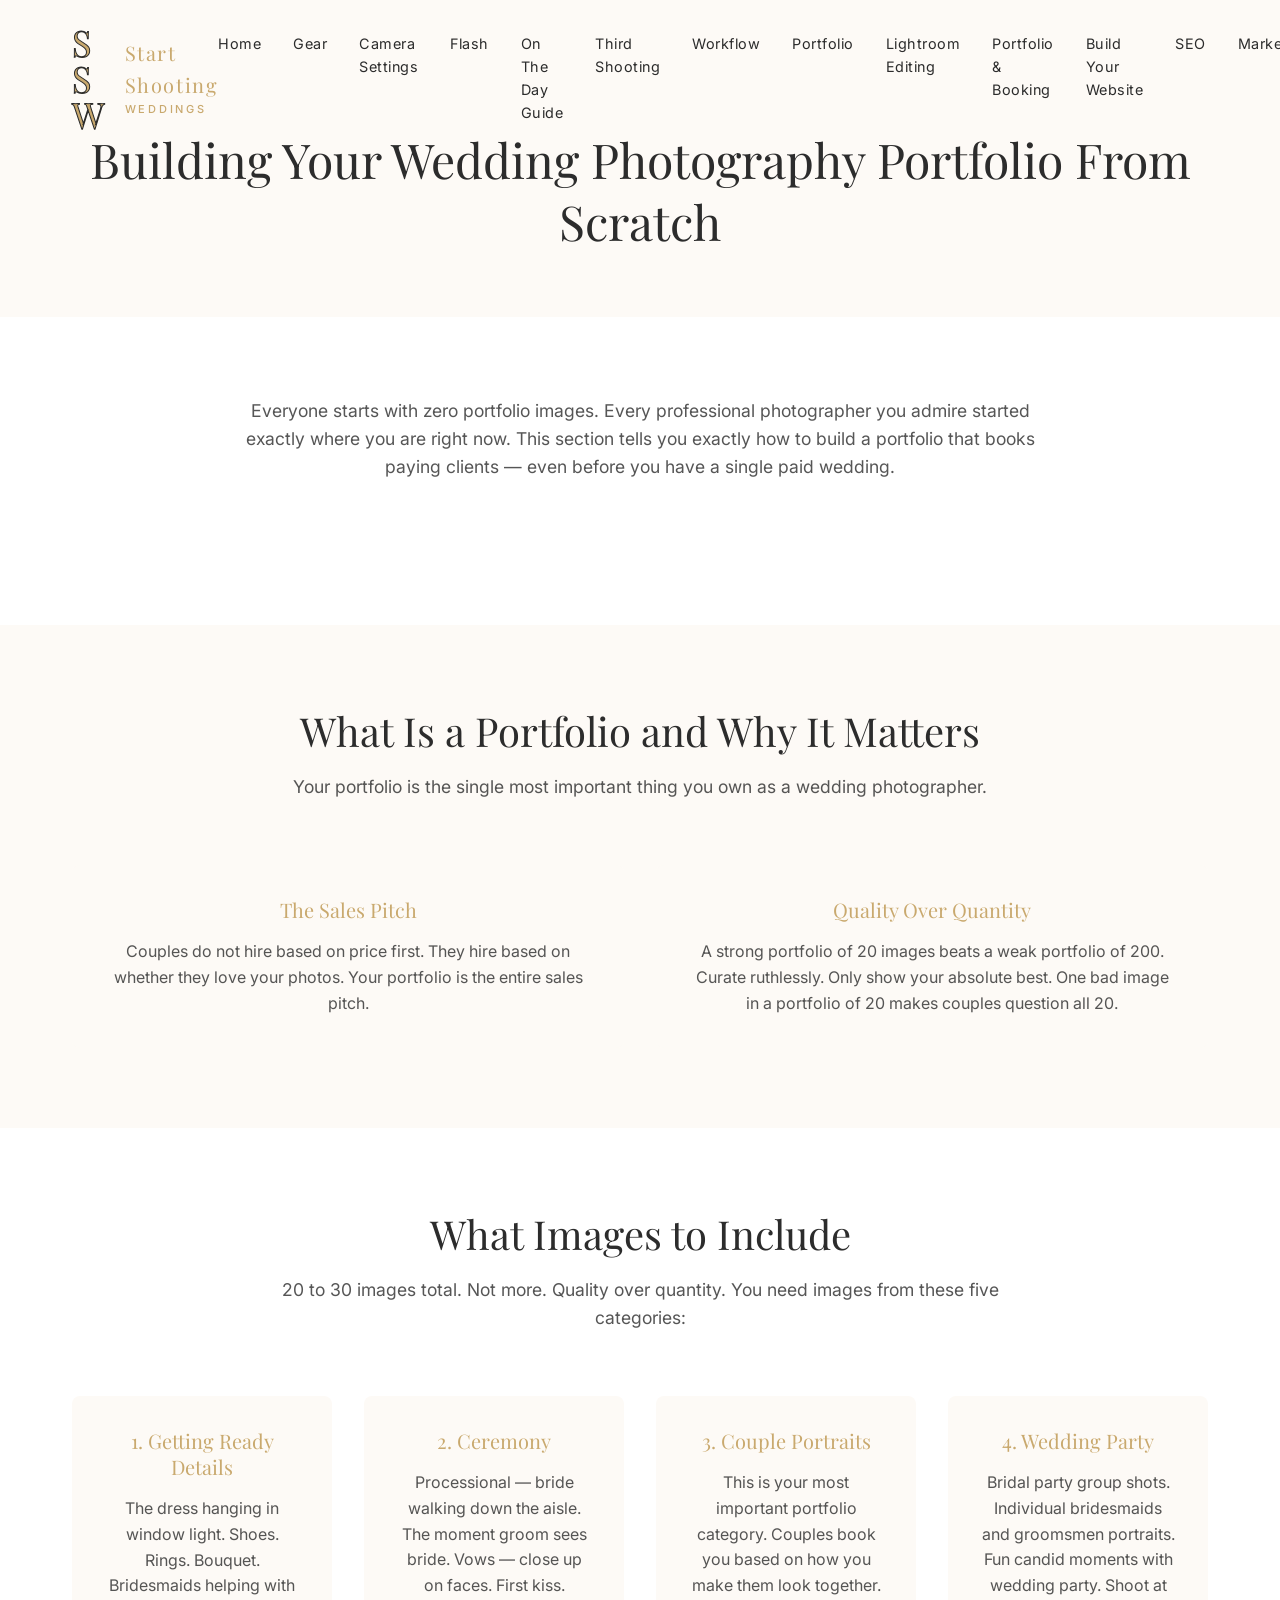
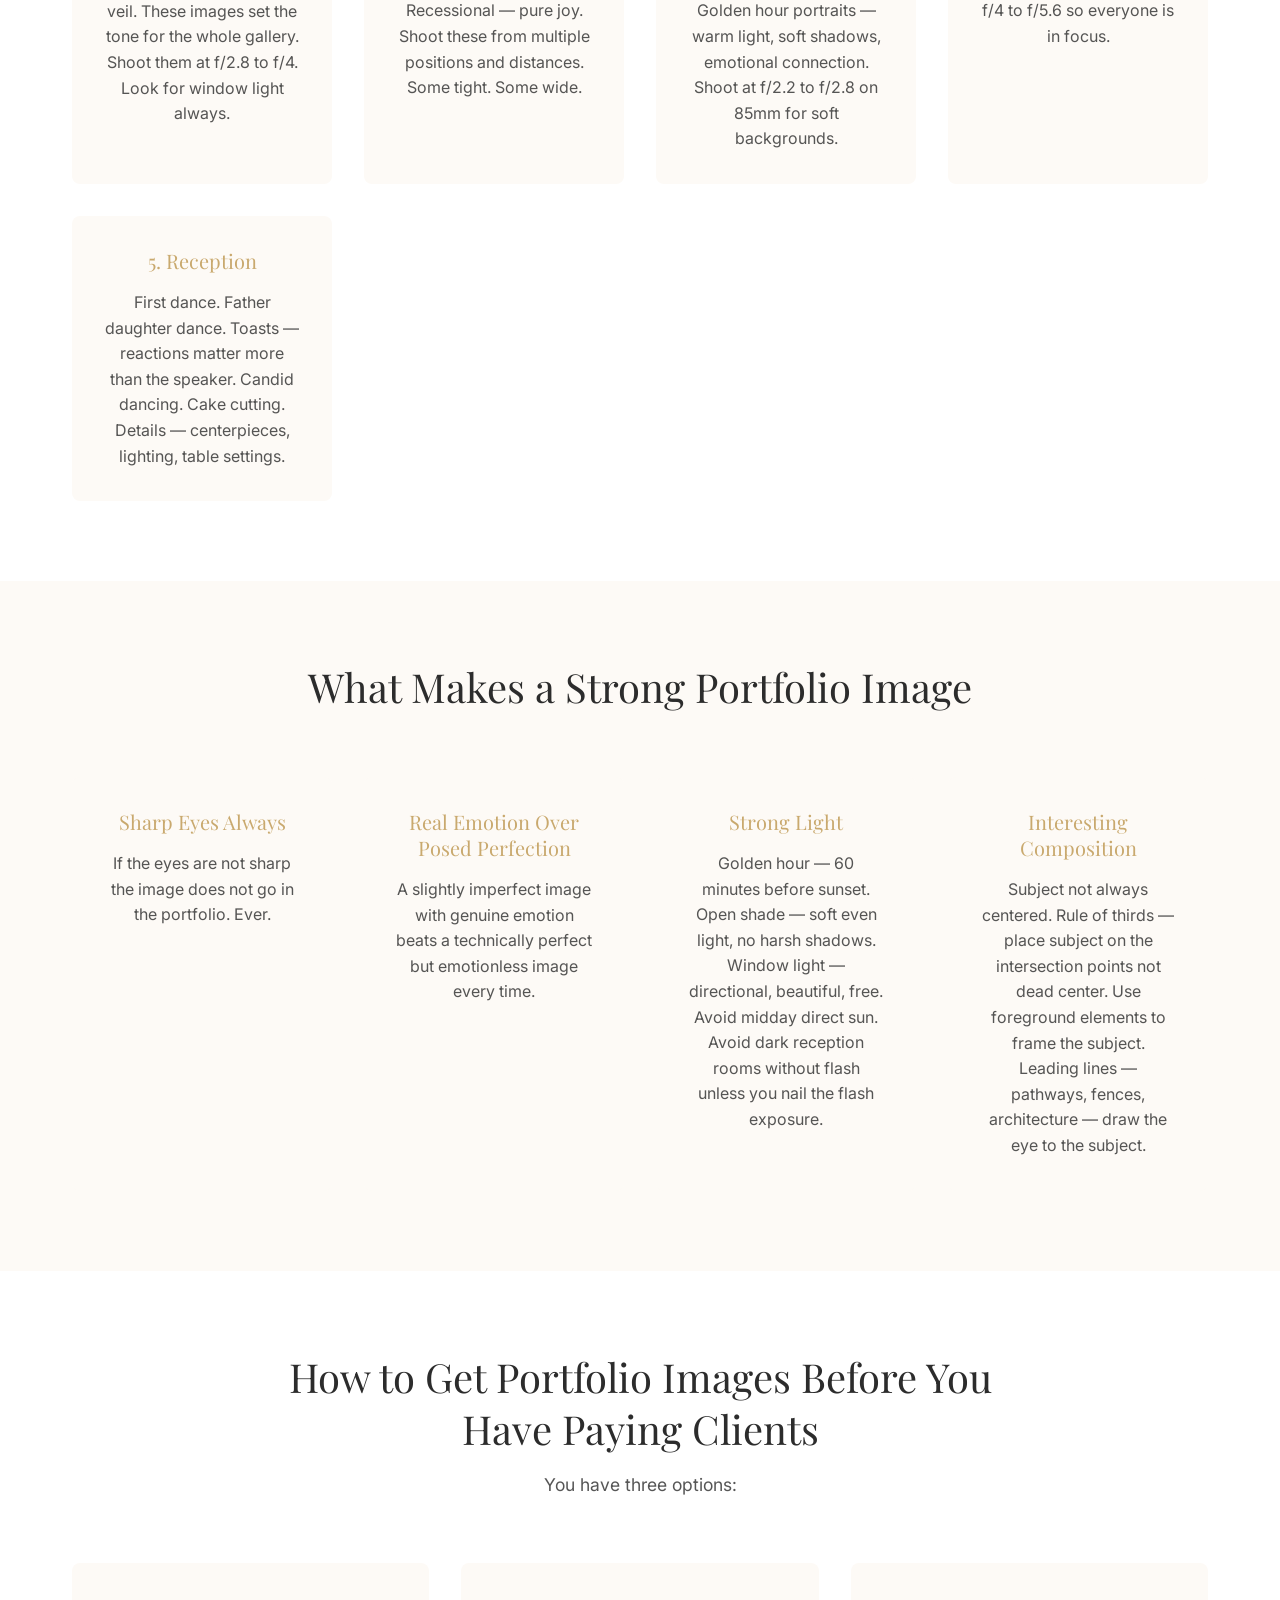
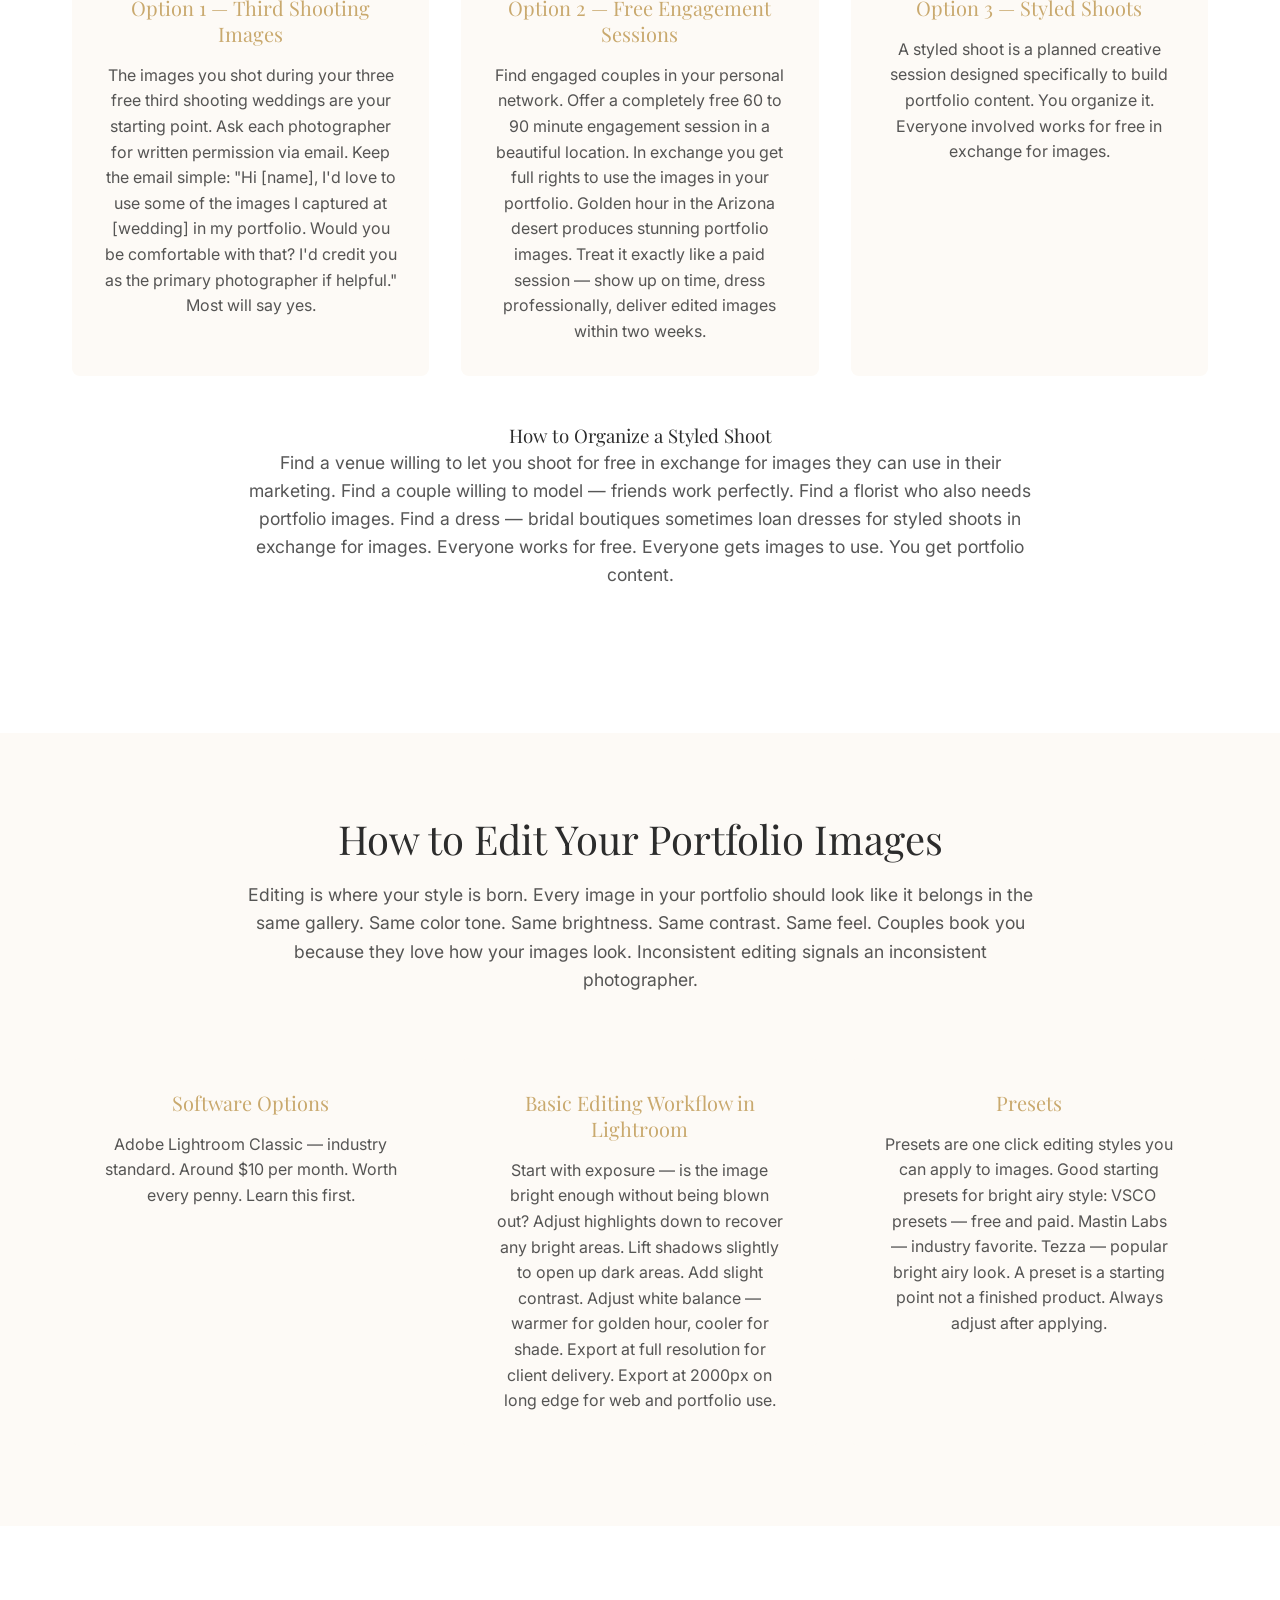
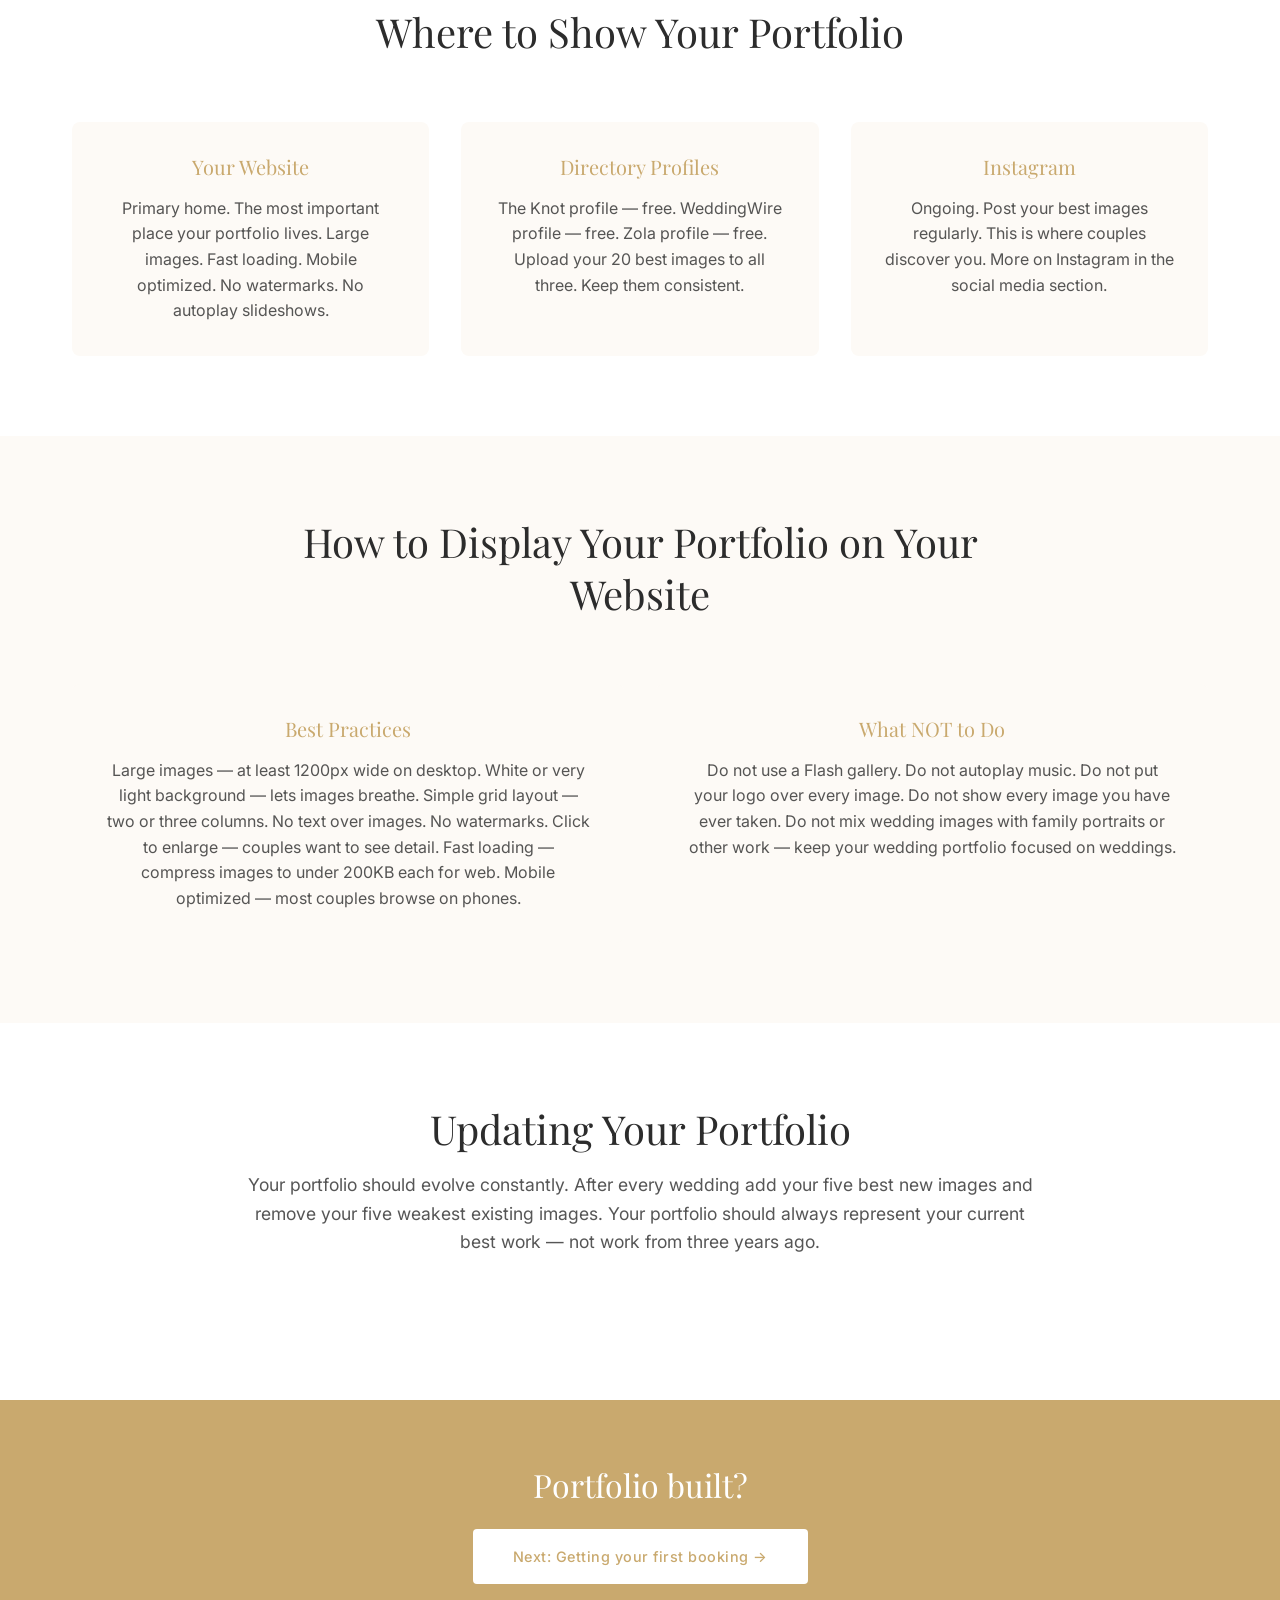
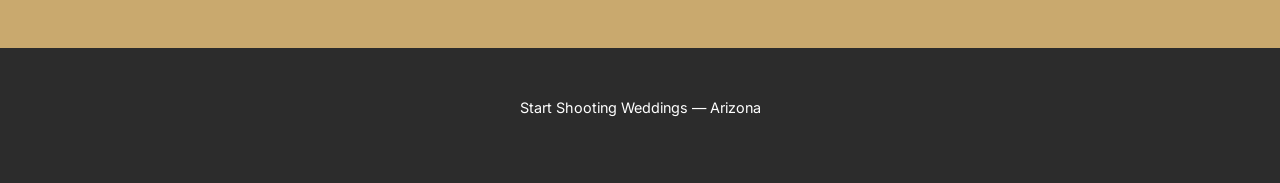
<file: portfolio.html>
<!DOCTYPE html>
<html lang="en">
<head>
    <meta charset="UTF-8">
    <meta name="viewport" content="width=device-width, initial-scale=1.0">
    <title>Building Your Wedding Photography Portfolio From Scratch | Start Shooting Weddings</title>
    <meta name="description" content="Complete guide to building your wedding photography portfolio from scratch. What images to include, how to get portfolio images, editing, and display.">
    <link rel="stylesheet" href="style.css">
    <link rel="preconnect" href="https://fonts.googleapis.com">
    <link rel="preconnect" href="https://fonts.gstatic.com" crossorigin>
    <link rel="preload" href="https://fonts.googleapis.com/css2?family=Inter:wght@300;400;500;600&family=Playfair+Display:wght@400;500;600;700&display=swap" as="style" onload="this.onload=null;this.rel='stylesheet'">
    <noscript>
    <link href="https://fonts.googleapis.com/css2?family=Inter:wght@300;400;500;600&family=Playfair+Display:wght@400;500;600;700&display=swap" rel="stylesheet">
    </noscript>
</head>
<body>
    <nav class="nav">
        <div class="nav-container">
            <a href="index.html" class="logo">
                <div class="logo-monogram">
                    <span>S</span>
                    <span>S</span>
                    <span>W</span>
                </div>
                <div class="logo-text">
                    <span class="logo-main">Start Shooting</span>
                    <span class="logo-sub">WEDDINGS</span>
                </div>
            </a>
            <div class="nav-links">
                <a href="index.html">Home</a>
                <a href="gear.html">Gear</a>
                <a href="camera-settings.html">Camera Settings</a>
                <a href="flash.html">Flash</a>
                <a href="on-the-day-guide.html">On The Day Guide</a>
                <a href="third-shooting.html">Third Shooting</a>
                <a href="wedding-day-workflow.html">Workflow</a>
                <a href="portfolio.html">Portfolio</a>
                <a href="lightroom-editing.html">Lightroom Editing</a>
                <a href="portfolio-and-booking.html">Portfolio & Booking</a>
                <a href="build-your-website.html">Build Your Website</a>
                <a href="seo.html">SEO</a>
                <a href="marketing.html">Marketing</a>
                <a href="certificate.html">Certificate</a>
            </div>
            <button class="hamburger" aria-label="Toggle menu">
                <span></span>
                <span></span>
                <span></span>
            </button>
        </div>
    </nav>

    <section class="page-hero">
        <div class="container">
            <h1>Building Your Wedding Photography Portfolio From Scratch</h1>
        </div>
    </section>

    <section class="content-section">
        <div class="container">
            <div class="section-intro">
                <p>Everyone starts with zero portfolio images. Every professional photographer you admire started exactly where you are right now. This section tells you exactly how to build a portfolio that books paying clients — even before you have a single paid wedding.</p>
            </div>
        </div>
    </section>

    <section class="content-section">
        <div class="container">
            <div class="section-intro">
                <h2>What Is a Portfolio and Why It Matters</h2>
                <p>Your portfolio is the single most important thing you own as a wedding photographer.</p>
            </div>

            <div class="feature-grid">
                <div class="feature-item">
                    <h3>The Sales Pitch</h3>
                    <p>Couples do not hire based on price first. They hire based on whether they love your photos. Your portfolio is the entire sales pitch.</p>
                </div>

                <div class="feature-item">
                    <h3>Quality Over Quantity</h3>
                    <p>A strong portfolio of 20 images beats a weak portfolio of 200. Curate ruthlessly. Only show your absolute best. One bad image in a portfolio of 20 makes couples question all 20.</p>
                </div>
            </div>
        </div>
    </section>

    <section class="content-section">
        <div class="container">
            <div class="section-intro">
                <h2>What Images to Include</h2>
                <p>20 to 30 images total. Not more. Quality over quantity. You need images from these five categories:</p>
            </div>

            <div class="feature-grid">
                <div class="feature-item">
                    <h3>1. Getting Ready Details</h3>
                    <p>The dress hanging in window light. Shoes. Rings. Bouquet. Bridesmaids helping with veil. These images set the tone for the whole gallery. Shoot them at f/2.8 to f/4. Look for window light always.</p>
                </div>

                <div class="feature-item">
                    <h3>2. Ceremony</h3>
                    <p>Processional — bride walking down the aisle. The moment groom sees bride. Vows — close up on faces. First kiss. Recessional — pure joy. Shoot these from multiple positions and distances. Some tight. Some wide.</p>
                </div>

                <div class="feature-item">
                    <h3>3. Couple Portraits</h3>
                    <p>This is your most important portfolio category. Couples book you based on how you make them look together. Golden hour portraits — warm light, soft shadows, emotional connection. Shoot at f/2.2 to f/2.8 on 85mm for soft backgrounds.</p>
                </div>

                <div class="feature-item">
                    <h3>4. Wedding Party</h3>
                    <p>Bridal party group shots. Individual bridesmaids and groomsmen portraits. Fun candid moments with wedding party. Shoot at f/4 to f/5.6 so everyone is in focus.</p>
                </div>

                <div class="feature-item">
                    <h3>5. Reception</h3>
                    <p>First dance. Father daughter dance. Toasts — reactions matter more than the speaker. Candid dancing. Cake cutting. Details — centerpieces, lighting, table settings.</p>
                </div>
            </div>
        </div>
    </section>

    <section class="content-section">
        <div class="container">
            <div class="section-intro">
                <h2>What Makes a Strong Portfolio Image</h2>
            </div>

            <div class="feature-grid">
                <div class="feature-item">
                    <h3>Sharp Eyes Always</h3>
                    <p>If the eyes are not sharp the image does not go in the portfolio. Ever.</p>
                </div>

                <div class="feature-item">
                    <h3>Real Emotion Over Posed Perfection</h3>
                    <p>A slightly imperfect image with genuine emotion beats a technically perfect but emotionless image every time.</p>
                </div>

                <div class="feature-item">
                    <h3>Strong Light</h3>
                    <p>Golden hour — 60 minutes before sunset. Open shade — soft even light, no harsh shadows. Window light — directional, beautiful, free. Avoid midday direct sun. Avoid dark reception rooms without flash unless you nail the flash exposure.</p>
                </div>

                <div class="feature-item">
                    <h3>Interesting Composition</h3>
                    <p>Subject not always centered. Rule of thirds — place subject on the intersection points not dead center. Use foreground elements to frame the subject. Leading lines — pathways, fences, architecture — draw the eye to the subject.</p>
                </div>
            </div>
        </div>
    </section>

    <section class="content-section">
        <div class="container">
            <div class="section-intro">
                <h2>How to Get Portfolio Images Before You Have Paying Clients</h2>
                <p>You have three options:</p>
            </div>

            <div class="feature-grid">
                <div class="feature-item">
                    <h3>Option 1 — Third Shooting Images</h3>
                    <p>The images you shot during your three free third shooting weddings are your starting point. Ask each photographer for written permission via email. Keep the email simple: "Hi [name], I'd love to use some of the images I captured at [wedding] in my portfolio. Would you be comfortable with that? I'd credit you as the primary photographer if helpful." Most will say yes.</p>
                </div>

                <div class="feature-item">
                    <h3>Option 2 — Free Engagement Sessions</h3>
                    <p>Find engaged couples in your personal network. Offer a completely free 60 to 90 minute engagement session in a beautiful location. In exchange you get full rights to use the images in your portfolio. Golden hour in the Arizona desert produces stunning portfolio images. Treat it exactly like a paid session — show up on time, dress professionally, deliver edited images within two weeks.</p>
                </div>

                <div class="feature-item">
                    <h3>Option 3 — Styled Shoots</h3>
                    <p>A styled shoot is a planned creative session designed specifically to build portfolio content. You organize it. Everyone involved works for free in exchange for images.</p>
                </div>
            </div>

            <div class="section-intro" style="margin-top: 3rem;">
                <h3>How to Organize a Styled Shoot</h3>
                <p>Find a venue willing to let you shoot for free in exchange for images they can use in their marketing. Find a couple willing to model — friends work perfectly. Find a florist who also needs portfolio images. Find a dress — bridal boutiques sometimes loan dresses for styled shoots in exchange for images. Everyone works for free. Everyone gets images to use. You get portfolio content.</p>
            </div>
        </div>
    </section>

    <section class="content-section">
        <div class="container">
            <div class="section-intro">
                <h2>How to Edit Your Portfolio Images</h2>
                <p>Editing is where your style is born. Every image in your portfolio should look like it belongs in the same gallery. Same color tone. Same brightness. Same contrast. Same feel. Couples book you because they love how your images look. Inconsistent editing signals an inconsistent photographer.</p>
            </div>

            <div class="feature-grid">
                <div class="feature-item">
                    <h3>Software Options</h3>
                    <p>Adobe Lightroom Classic — industry standard. Around $10 per month. Worth every penny. Learn this first.</p>
                </div>

                <div class="feature-item">
                    <h3>Basic Editing Workflow in Lightroom</h3>
                    <p>Start with exposure — is the image bright enough without being blown out? Adjust highlights down to recover any bright areas. Lift shadows slightly to open up dark areas. Add slight contrast. Adjust white balance — warmer for golden hour, cooler for shade. Export at full resolution for client delivery. Export at 2000px on long edge for web and portfolio use.</p>
                </div>

                <div class="feature-item">
                    <h3>Presets</h3>
                    <p>Presets are one click editing styles you can apply to images. Good starting presets for bright airy style: VSCO presets — free and paid. Mastin Labs — industry favorite. Tezza — popular bright airy look. A preset is a starting point not a finished product. Always adjust after applying.</p>
                </div>
            </div>
        </div>
    </section>

    <section class="content-section">
        <div class="container">
            <div class="section-intro">
                <h2>Where to Show Your Portfolio</h2>
            </div>

            <div class="feature-grid">
                <div class="feature-item">
                    <h3>Your Website</h3>
                    <p>Primary home. The most important place your portfolio lives. Large images. Fast loading. Mobile optimized. No watermarks. No autoplay slideshows.</p>
                </div>

                <div class="feature-item">
                    <h3>Directory Profiles</h3>
                    <p>The Knot profile — free. WeddingWire profile — free. Zola profile — free. Upload your 20 best images to all three. Keep them consistent.</p>
                </div>

                <div class="feature-item">
                    <h3>Instagram</h3>
                    <p>Ongoing. Post your best images regularly. This is where couples discover you. More on Instagram in the social media section.</p>
                </div>
            </div>
        </div>
    </section>

    <section class="content-section">
        <div class="container">
            <div class="section-intro">
                <h2>How to Display Your Portfolio on Your Website</h2>
            </div>

            <div class="feature-grid">
                <div class="feature-item">
                    <h3>Best Practices</h3>
                    <p>Large images — at least 1200px wide on desktop. White or very light background — lets images breathe. Simple grid layout — two or three columns. No text over images. No watermarks. Click to enlarge — couples want to see detail. Fast loading — compress images to under 200KB each for web. Mobile optimized — most couples browse on phones.</p>
                </div>

                <div class="feature-item">
                    <h3>What NOT to Do</h3>
                    <p>Do not use a Flash gallery. Do not autoplay music. Do not put your logo over every image. Do not show every image you have ever taken. Do not mix wedding images with family portraits or other work — keep your wedding portfolio focused on weddings.</p>
                </div>
            </div>
        </div>
    </section>

    <section class="content-section">
        <div class="container">
            <div class="section-intro">
                <h2>Updating Your Portfolio</h2>
                <p>Your portfolio should evolve constantly. After every wedding add your five best new images and remove your five weakest existing images. Your portfolio should always represent your current best work — not work from three years ago.</p>
            </div>
        </div>
    </section>

    <section class="cta-section">
        <div class="container">
            <h2>Portfolio built?</h2>
            <a href="portfolio-and-booking.html" class="btn btn-primary">Next: Getting your first booking →</a>
        </div>
    </section>

    <footer class="footer">
        <div class="container">
            <p>Start Shooting Weddings &mdash; Arizona</p>
        </div>
    </footer>

    <script>
        window.addEventListener('scroll', function() {
            const nav = document.querySelector('.nav');
            if (window.scrollY > 50) {
                nav.classList.add('nav-scrolled');
            } else {
                nav.classList.remove('nav-scrolled');
            }
        });

        // Hamburger menu toggle
        const hamburger = document.querySelector('.hamburger');
        const navLinks = document.querySelector('.nav-links');

        if (hamburger) {
            hamburger.addEventListener('click', function() {
                hamburger.classList.toggle('active');
                navLinks.classList.toggle('active');
            });

            // Close menu when clicking a link
            navLinks.querySelectorAll('a').forEach(link => {
                link.addEventListener('click', () => {
                    hamburger.classList.remove('active');
                    navLinks.classList.remove('active');
                });
            });
        }
    </script>
</body>
</html>
</file>
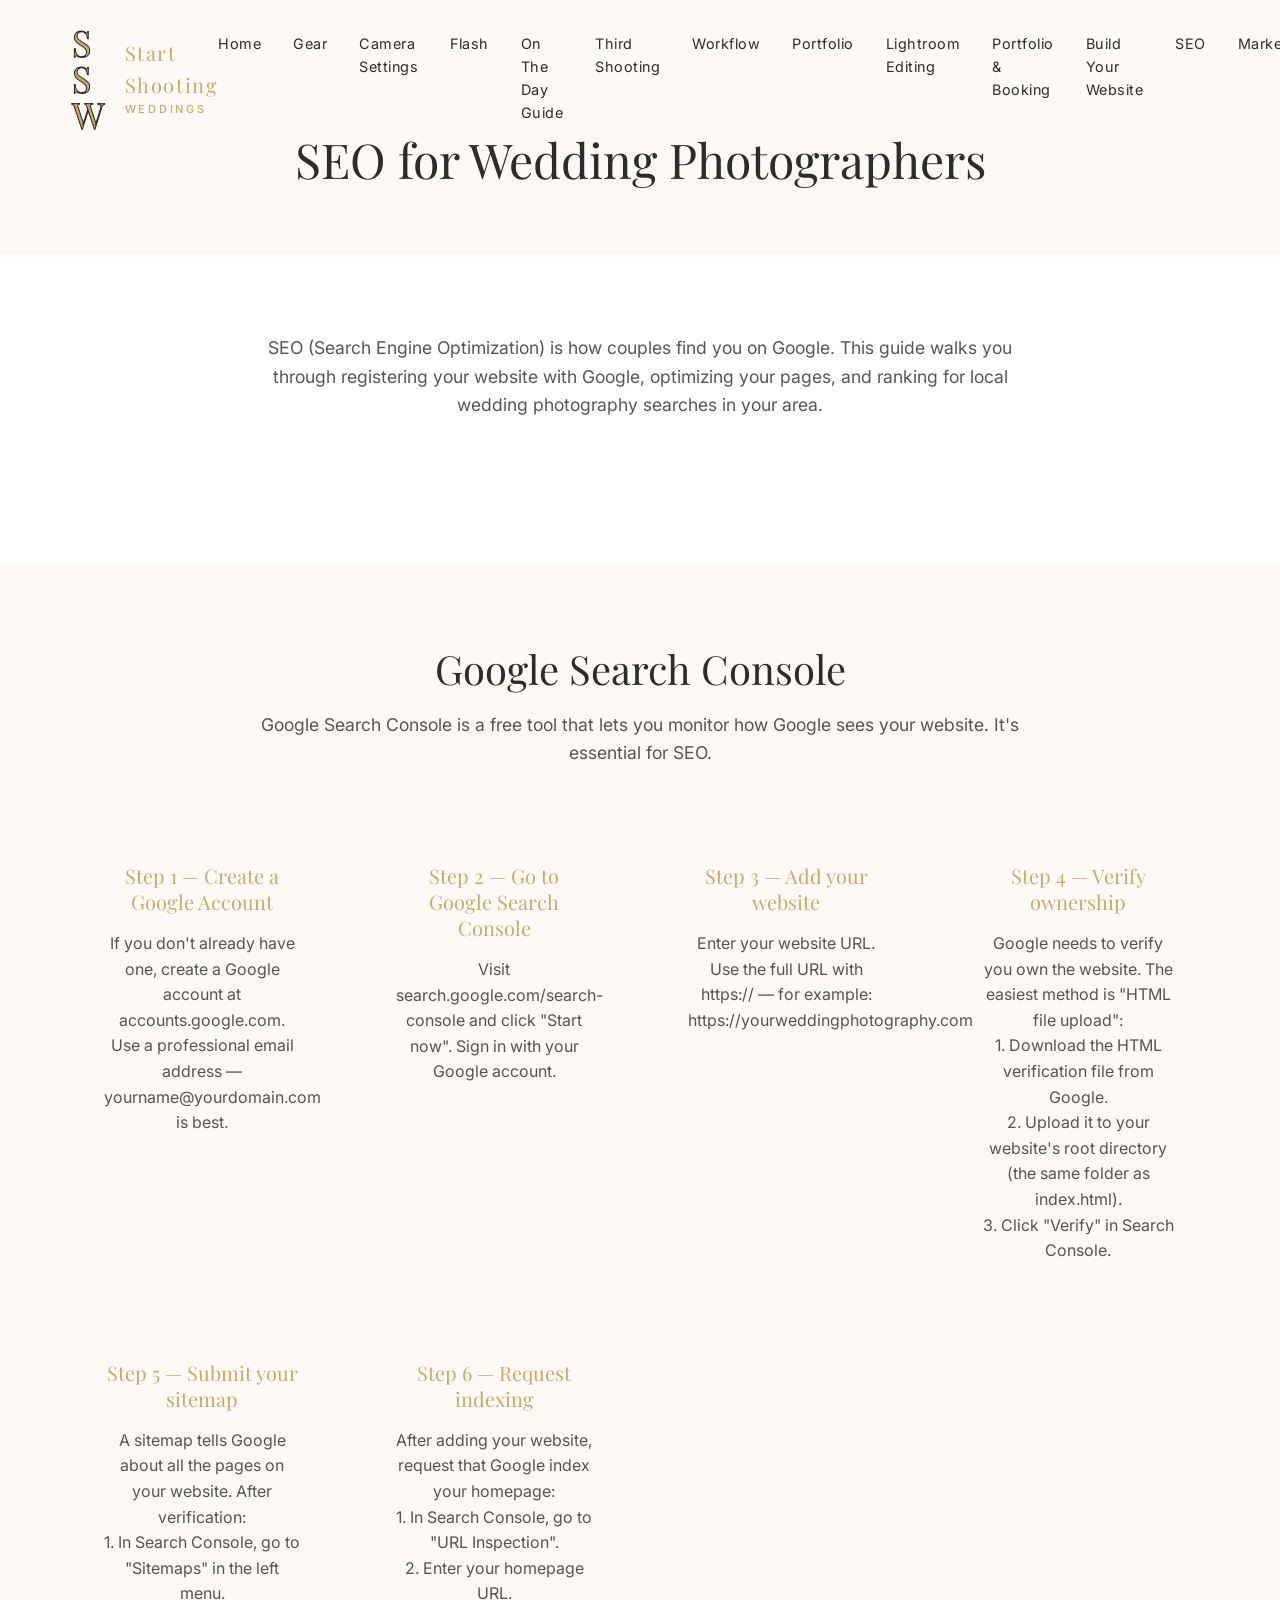
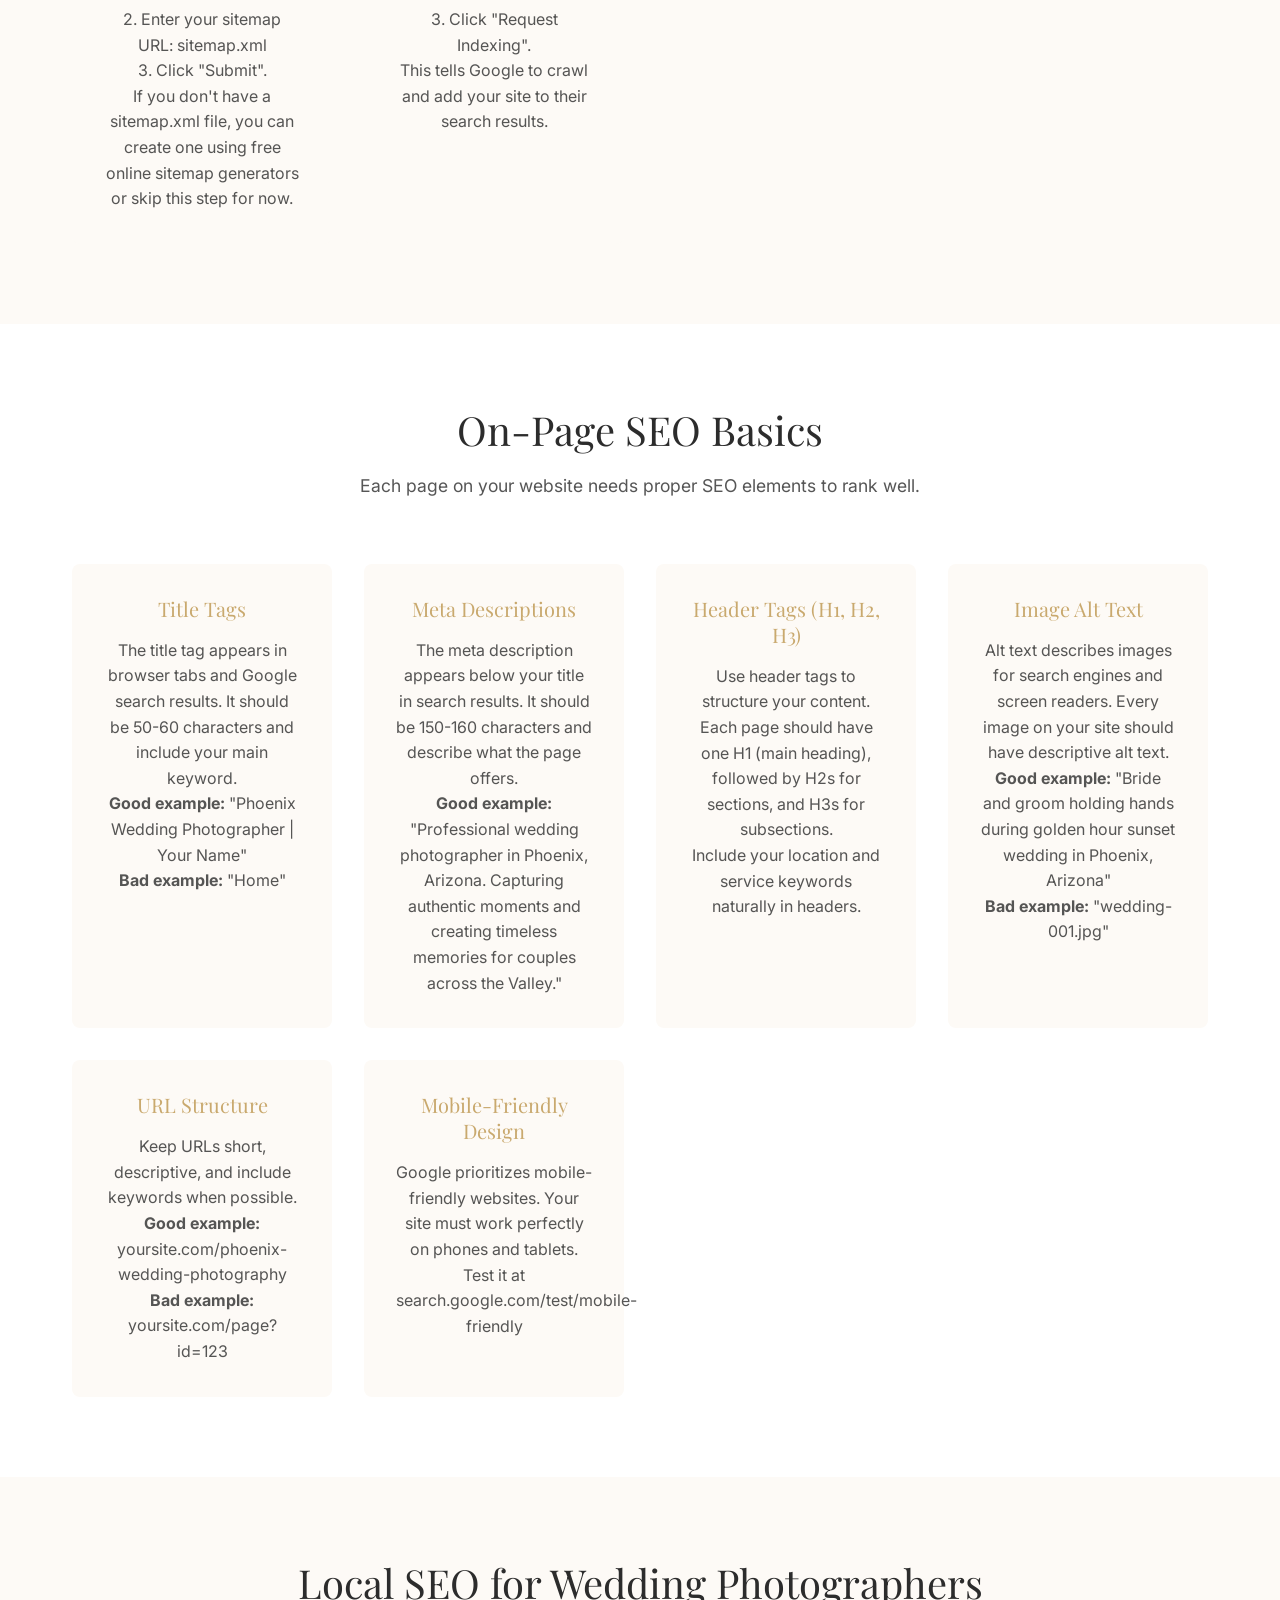
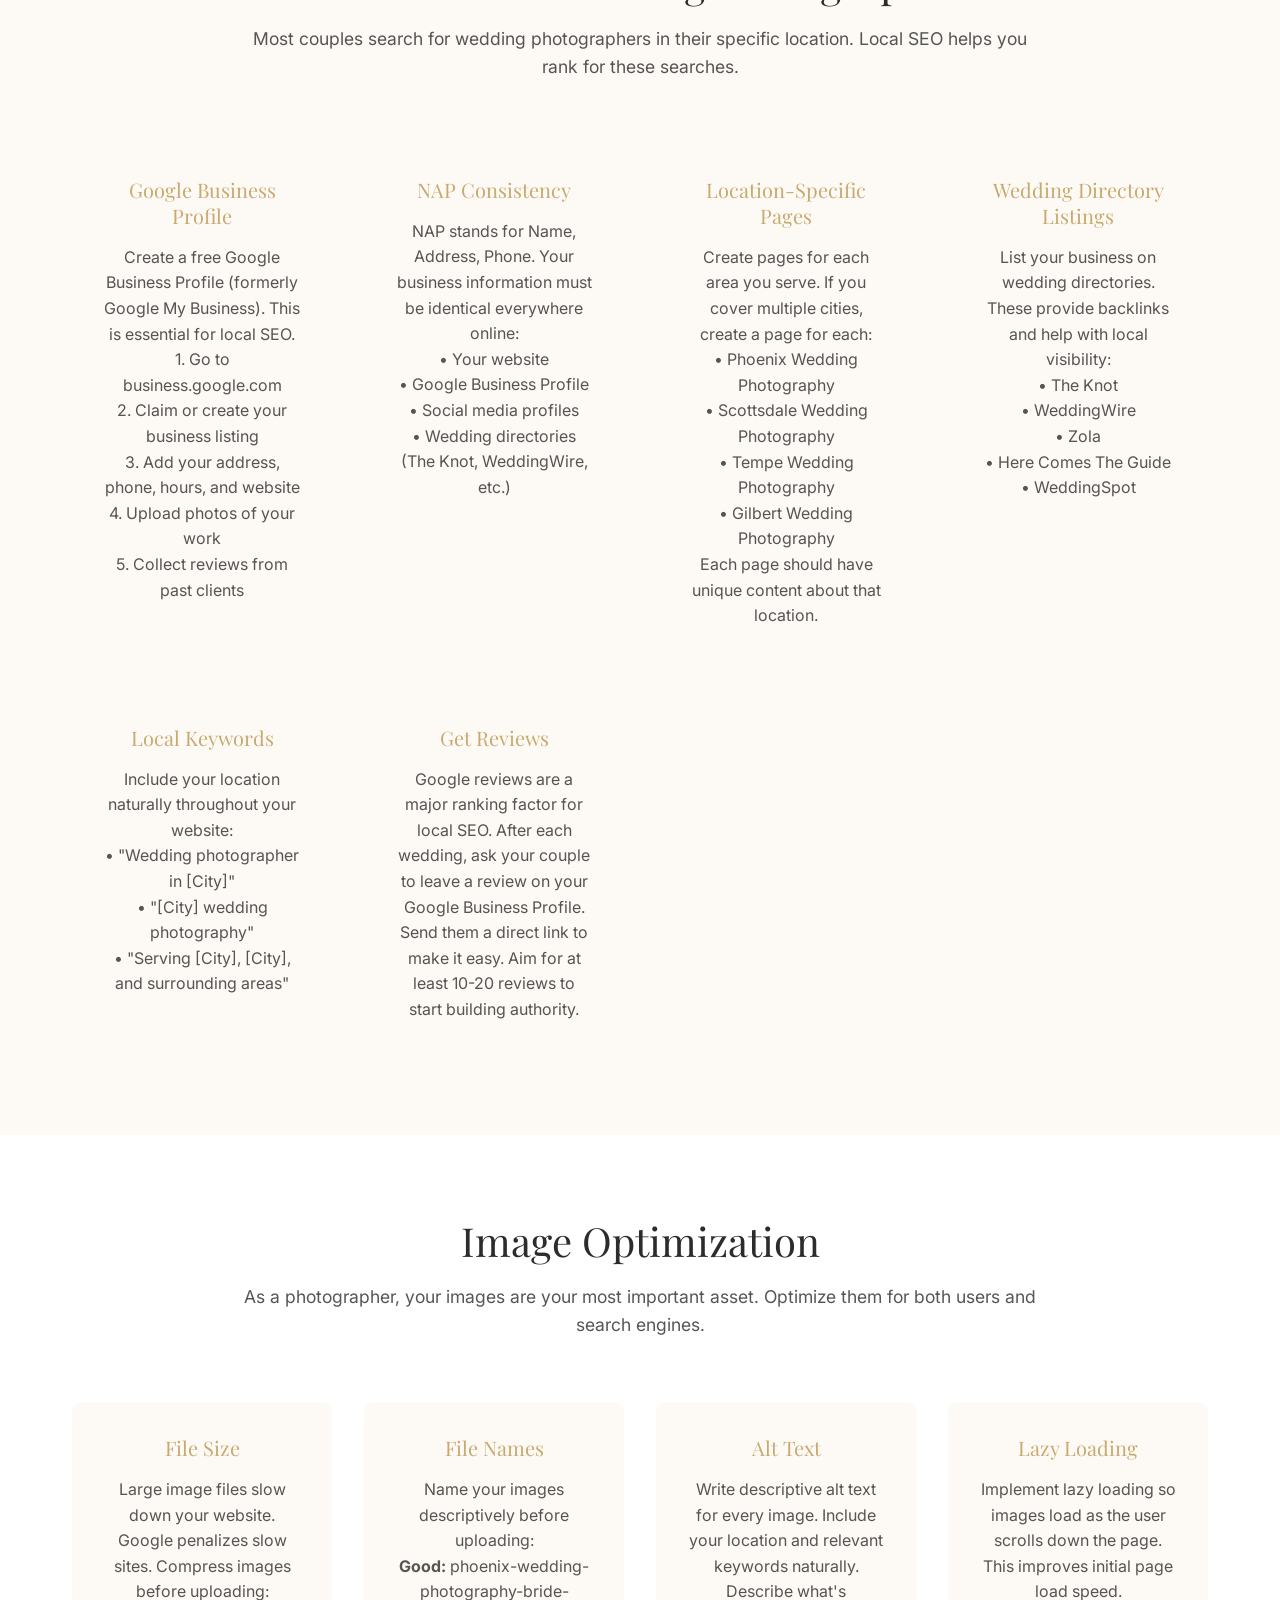
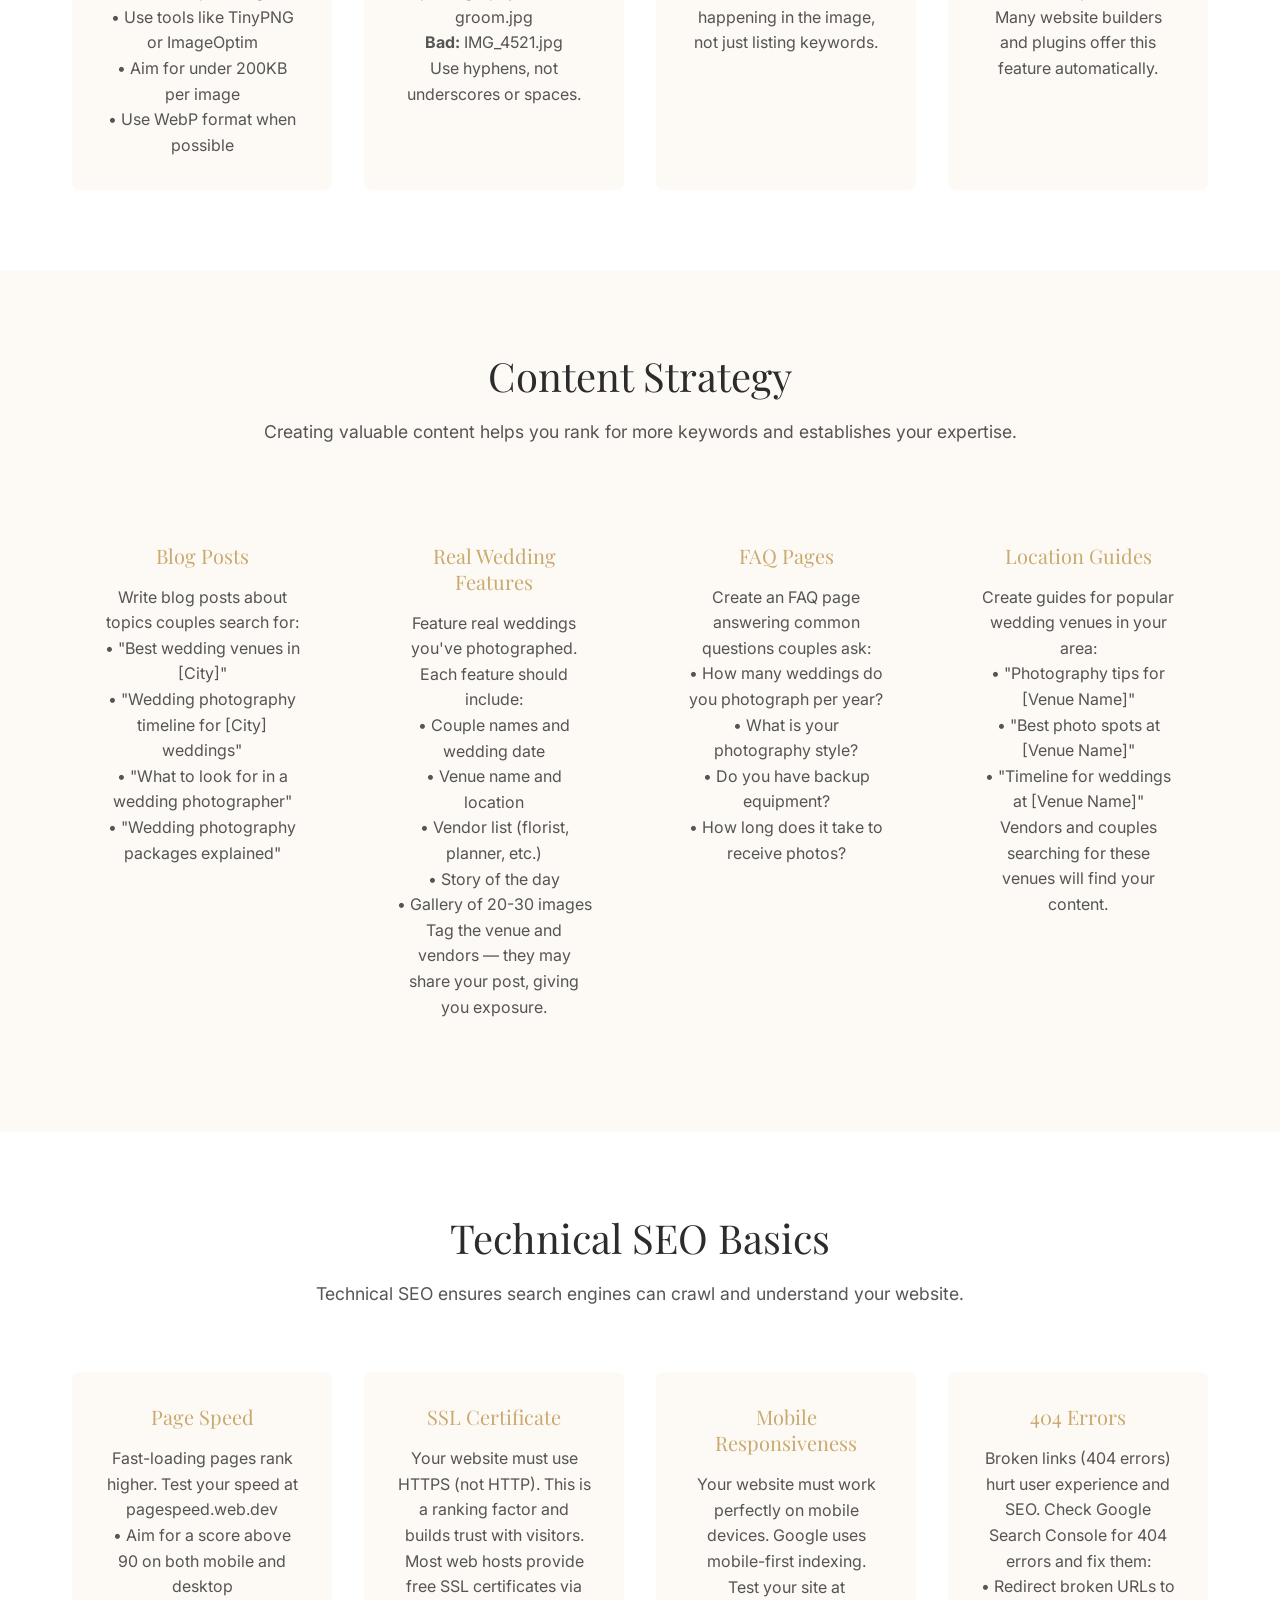
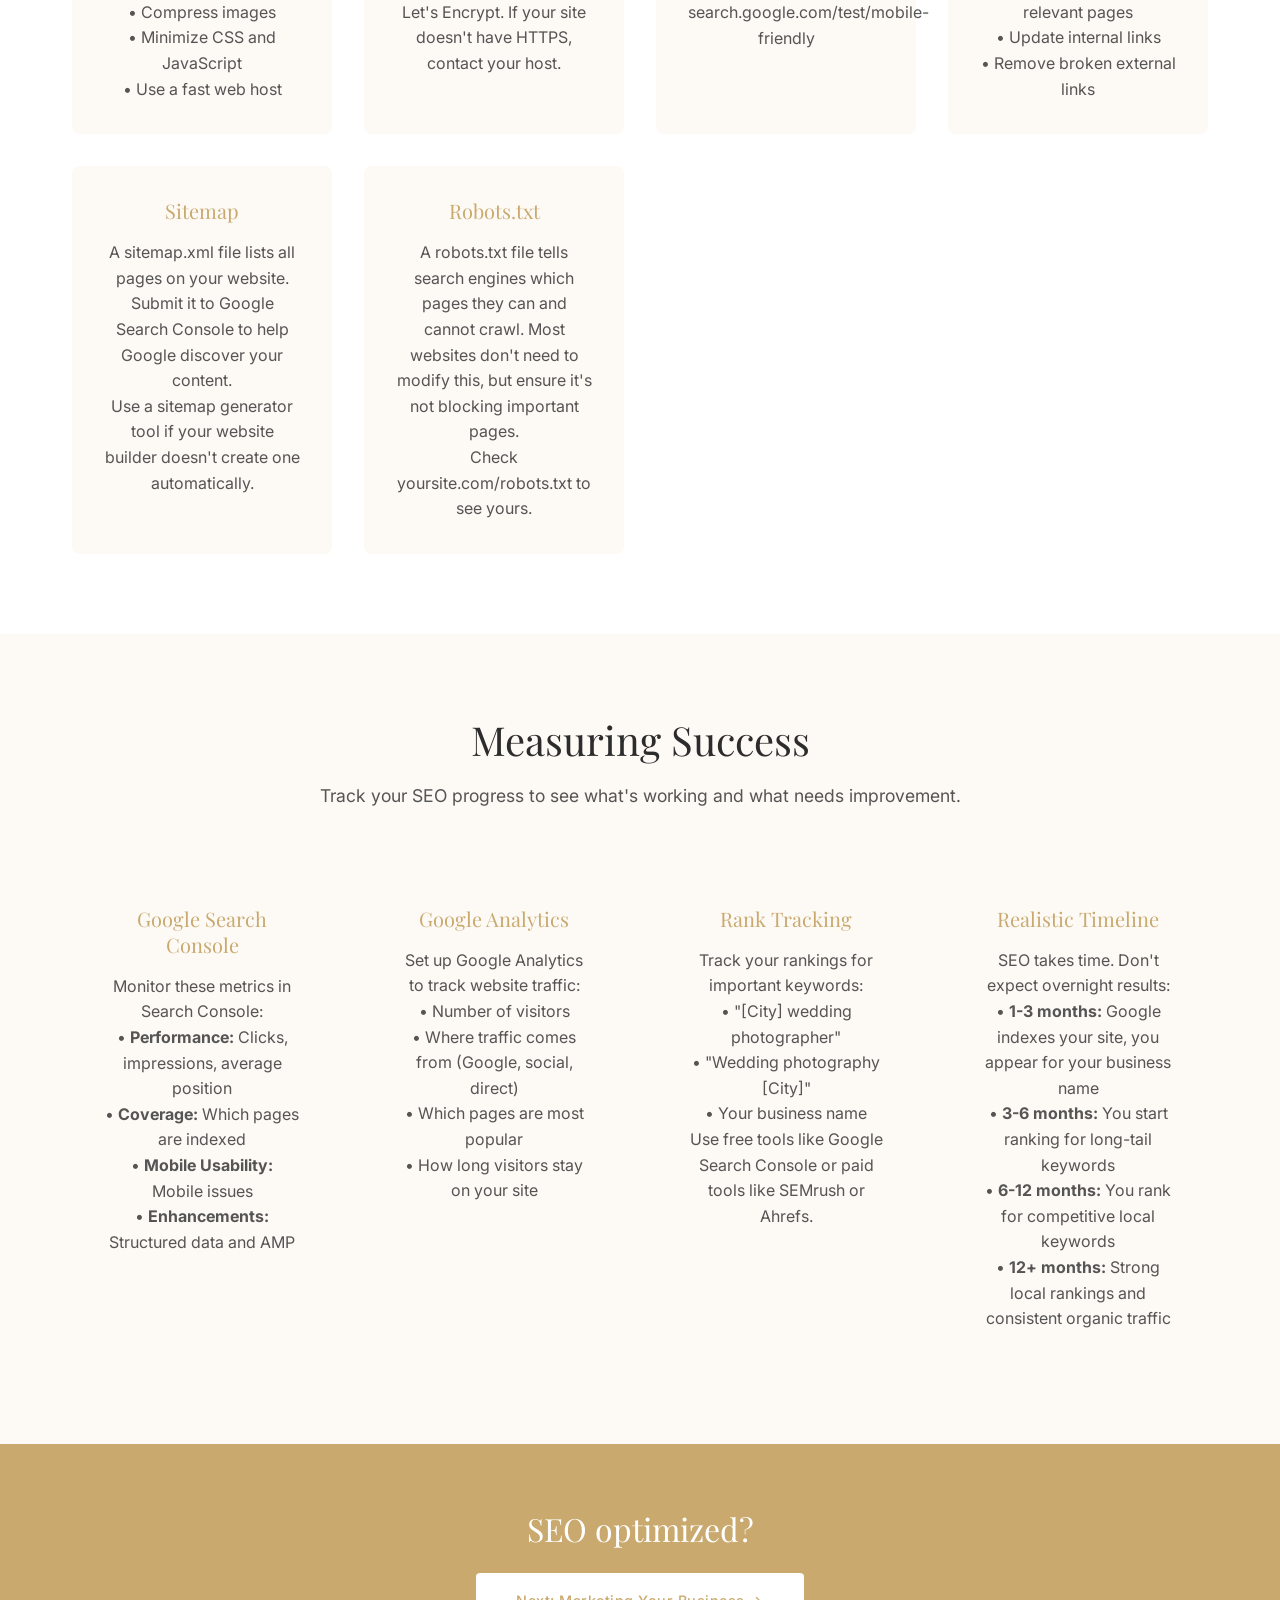
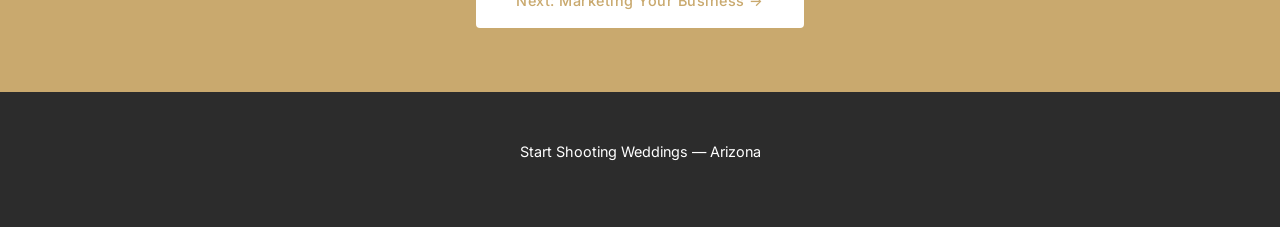
<file: seo.html>
<!DOCTYPE html>
<html lang="en">
<head>
    <meta charset="UTF-8">
    <meta name="viewport" content="width=device-width, initial-scale=1.0">
    <title>SEO for Wedding Photographers | Start Shooting Weddings</title>
    <meta name="description" content="Complete SEO guide for wedding photographers. Learn how to register with Google Search Console, optimize your website, and rank for local wedding photography searches.">
    <link rel="stylesheet" href="style.css">
    <link rel="preconnect" href="https://fonts.googleapis.com">
    <link rel="preconnect" href="https://fonts.gstatic.com" crossorigin>
    <link rel="preload" href="https://fonts.googleapis.com/css2?family=Inter:wght@300;400;500;600&family=Playfair+Display:wght@400;500;600;700&display=swap" as="style" onload="this.onload=null;this.rel='stylesheet'">
    <noscript>
    <link href="https://fonts.googleapis.com/css2?family=Inter:wght@300;400;500;600&family=Playfair+Display:wght@400;500;600;700&display=swap" rel="stylesheet">
    </noscript>
</head>
<body>
    <nav class="nav">
        <div class="nav-container">
            <a href="index.html" class="logo">
                <div class="logo-monogram">
                    <span>S</span>
                    <span>S</span>
                    <span>W</span>
                </div>
                <div class="logo-text">
                    <span class="logo-main">Start Shooting</span>
                    <span class="logo-sub">WEDDINGS</span>
                </div>
            </a>
            <div class="nav-links">
                <a href="index.html">Home</a>
                <a href="gear.html">Gear</a>
                <a href="camera-settings.html">Camera Settings</a>
                <a href="flash.html">Flash</a>
                <a href="on-the-day-guide.html">On The Day Guide</a>
                <a href="third-shooting.html">Third Shooting</a>
                <a href="wedding-day-workflow.html">Workflow</a>
                <a href="portfolio.html">Portfolio</a>
                <a href="lightroom-editing.html">Lightroom Editing</a>
                <a href="portfolio-and-booking.html">Portfolio & Booking</a>
                <a href="build-your-website.html">Build Your Website</a>
                <a href="seo.html">SEO</a>
                <a href="marketing.html">Marketing</a>
                <a href="certificate.html">Certificate</a>
            </div>
            <button class="hamburger" aria-label="Toggle menu">
                <span></span>
                <span></span>
                <span></span>
            </button>
        </div>
    </nav>

    <section class="page-hero">
        <div class="container">
            <h1>SEO for Wedding Photographers</h1>
        </div>
    </section>

    <section class="content-section">
        <div class="container">
            <div class="section-intro">
                <p>SEO (Search Engine Optimization) is how couples find you on Google. This guide walks you through registering your website with Google, optimizing your pages, and ranking for local wedding photography searches in your area.</p>
            </div>
        </div>
    </section>

    <section class="content-section">
        <div class="container">
            <div class="section-intro">
                <h2>Google Search Console</h2>
                <p>Google Search Console is a free tool that lets you monitor how Google sees your website. It's essential for SEO.</p>
            </div>

            <div class="feature-grid">
                <div class="feature-item">
                    <h3>Step 1 — Create a Google Account</h3>
                    <p>If you don't already have one, create a Google account at accounts.google.com. Use a professional email address — yourname@yourdomain.com is best.</p>
                </div>

                <div class="feature-item">
                    <h3>Step 2 — Go to Google Search Console</h3>
                    <p>Visit search.google.com/search-console and click "Start now". Sign in with your Google account.</p>
                </div>

                <div class="feature-item">
                    <h3>Step 3 — Add your website</h3>
                    <p>Enter your website URL. Use the full URL with https:// — for example: https://yourweddingphotography.com</p>
                </div>

                <div class="feature-item">
                    <h3>Step 4 — Verify ownership</h3>
                    <p>Google needs to verify you own the website. The easiest method is "HTML file upload":</p>
                    <p>1. Download the HTML verification file from Google.<br>2. Upload it to your website's root directory (the same folder as index.html).<br>3. Click "Verify" in Search Console.</p>
                </div>

                <div class="feature-item">
                    <h3>Step 5 — Submit your sitemap</h3>
                    <p>A sitemap tells Google about all the pages on your website. After verification:</p>
                    <p>1. In Search Console, go to "Sitemaps" in the left menu.<br>2. Enter your sitemap URL: sitemap.xml<br>3. Click "Submit".</p>
                    <p>If you don't have a sitemap.xml file, you can create one using free online sitemap generators or skip this step for now.</p>
                </div>

                <div class="feature-item">
                    <h3>Step 6 — Request indexing</h3>
                    <p>After adding your website, request that Google index your homepage:</p>
                    <p>1. In Search Console, go to "URL Inspection".<br>2. Enter your homepage URL.<br>3. Click "Request Indexing".</p>
                    <p>This tells Google to crawl and add your site to their search results.</p>
                </div>
            </div>
        </div>
    </section>

    <section class="content-section">
        <div class="container">
            <div class="section-intro">
                <h2>On-Page SEO Basics</h2>
                <p>Each page on your website needs proper SEO elements to rank well.</p>
            </div>

            <div class="feature-grid">
                <div class="feature-item">
                    <h3>Title Tags</h3>
                    <p>The title tag appears in browser tabs and Google search results. It should be 50-60 characters and include your main keyword.</p>
                    <p><strong>Good example:</strong> "Phoenix Wedding Photographer | Your Name"</p>
                    <p><strong>Bad example:</strong> "Home"</p>
                </div>

                <div class="feature-item">
                    <h3>Meta Descriptions</h3>
                    <p>The meta description appears below your title in search results. It should be 150-160 characters and describe what the page offers.</p>
                    <p><strong>Good example:</strong> "Professional wedding photographer in Phoenix, Arizona. Capturing authentic moments and creating timeless memories for couples across the Valley."</p>
                </div>

                <div class="feature-item">
                    <h3>Header Tags (H1, H2, H3)</h3>
                    <p>Use header tags to structure your content. Each page should have one H1 (main heading), followed by H2s for sections, and H3s for subsections.</p>
                    <p>Include your location and service keywords naturally in headers.</p>
                </div>

                <div class="feature-item">
                    <h3>Image Alt Text</h3>
                    <p>Alt text describes images for search engines and screen readers. Every image on your site should have descriptive alt text.</p>
                    <p><strong>Good example:</strong> "Bride and groom holding hands during golden hour sunset wedding in Phoenix, Arizona"</p>
                    <p><strong>Bad example:</strong> "wedding-001.jpg"</p>
                </div>

                <div class="feature-item">
                    <h3>URL Structure</h3>
                    <p>Keep URLs short, descriptive, and include keywords when possible.</p>
                    <p><strong>Good example:</strong> yoursite.com/phoenix-wedding-photography</p>
                    <p><strong>Bad example:</strong> yoursite.com/page?id=123</p>
                </div>

                <div class="feature-item">
                    <h3>Mobile-Friendly Design</h3>
                    <p>Google prioritizes mobile-friendly websites. Your site must work perfectly on phones and tablets. Test it at search.google.com/test/mobile-friendly</p>
                </div>
            </div>
        </div>
    </section>

    <section class="content-section">
        <div class="container">
            <div class="section-intro">
                <h2>Local SEO for Wedding Photographers</h2>
                <p>Most couples search for wedding photographers in their specific location. Local SEO helps you rank for these searches.</p>
            </div>

            <div class="feature-grid">
                <div class="feature-item">
                    <h3>Google Business Profile</h3>
                    <p>Create a free Google Business Profile (formerly Google My Business). This is essential for local SEO.</p>
                    <p>1. Go to business.google.com<br>2. Claim or create your business listing<br>3. Add your address, phone, hours, and website<br>4. Upload photos of your work<br>5. Collect reviews from past clients</p>
                </div>

                <div class="feature-item">
                    <h3>NAP Consistency</h3>
                    <p>NAP stands for Name, Address, Phone. Your business information must be identical everywhere online:</p>
                    <p>• Your website<br>• Google Business Profile<br>• Social media profiles<br>• Wedding directories (The Knot, WeddingWire, etc.)</p>
                </div>

                <div class="feature-item">
                    <h3>Location-Specific Pages</h3>
                    <p>Create pages for each area you serve. If you cover multiple cities, create a page for each:</p>
                    <p>• Phoenix Wedding Photography<br>• Scottsdale Wedding Photography<br>• Tempe Wedding Photography<br>• Gilbert Wedding Photography</p>
                    <p>Each page should have unique content about that location.</p>
                </div>

                <div class="feature-item">
                    <h3>Wedding Directory Listings</h3>
                    <p>List your business on wedding directories. These provide backlinks and help with local visibility:</p>
                    <p>• The Knot<br>• WeddingWire<br>• Zola<br>• Here Comes The Guide<br>• WeddingSpot</p>
                </div>

                <div class="feature-item">
                    <h3>Local Keywords</h3>
                    <p>Include your location naturally throughout your website:</p>
                    <p>• "Wedding photographer in [City]"<br>• "[City] wedding photography"<br>• "Serving [City], [City], and surrounding areas"</p>
                </div>

                <div class="feature-item">
                    <h3>Get Reviews</h3>
                    <p>Google reviews are a major ranking factor for local SEO. After each wedding, ask your couple to leave a review on your Google Business Profile.</p>
                    <p>Send them a direct link to make it easy. Aim for at least 10-20 reviews to start building authority.</p>
                </div>
            </div>
        </div>
    </section>

    <section class="content-section">
        <div class="container">
            <div class="section-intro">
                <h2>Image Optimization</h2>
                <p>As a photographer, your images are your most important asset. Optimize them for both users and search engines.</p>
            </div>

            <div class="feature-grid">
                <div class="feature-item">
                    <h3>File Size</h3>
                    <p>Large image files slow down your website. Google penalizes slow sites. Compress images before uploading:</p>
                    <p>• Use tools like TinyPNG or ImageOptim<br>• Aim for under 200KB per image<br>• Use WebP format when possible</p>
                </div>

                <div class="feature-item">
                    <h3>File Names</h3>
                    <p>Name your images descriptively before uploading:</p>
                    <p><strong>Good:</strong> phoenix-wedding-photography-bride-groom.jpg</p>
                    <p><strong>Bad:</strong> IMG_4521.jpg</p>
                    <p>Use hyphens, not underscores or spaces.</p>
                </div>

                <div class="feature-item">
                    <h3>Alt Text</h3>
                    <p>Write descriptive alt text for every image. Include your location and relevant keywords naturally.</p>
                    <p>Describe what's happening in the image, not just listing keywords.</p>
                </div>

                <div class="feature-item">
                    <h3>Lazy Loading</h3>
                    <p>Implement lazy loading so images load as the user scrolls down the page. This improves initial page load speed.</p>
                    <p>Many website builders and plugins offer this feature automatically.</p>
                </div>
            </div>
        </div>
    </section>

    <section class="content-section">
        <div class="container">
            <div class="section-intro">
                <h2>Content Strategy</h2>
                <p>Creating valuable content helps you rank for more keywords and establishes your expertise.</p>
            </div>

            <div class="feature-grid">
                <div class="feature-item">
                    <h3>Blog Posts</h3>
                    <p>Write blog posts about topics couples search for:</p>
                    <p>• "Best wedding venues in [City]"<br>• "Wedding photography timeline for [City] weddings"<br>• "What to look for in a wedding photographer"<br>• "Wedding photography packages explained"</p>
                </div>

                <div class="feature-item">
                    <h3>Real Wedding Features</h3>
                    <p>Feature real weddings you've photographed. Each feature should include:</p>
                    <p>• Couple names and wedding date<br>• Venue name and location<br>• Vendor list (florist, planner, etc.)<br>• Story of the day<br>• Gallery of 20-30 images</p>
                    <p>Tag the venue and vendors — they may share your post, giving you exposure.</p>
                </div>

                <div class="feature-item">
                    <h3>FAQ Pages</h3>
                    <p>Create an FAQ page answering common questions couples ask:</p>
                    <p>• How many weddings do you photograph per year?<br>• What is your photography style?<br>• Do you have backup equipment?<br>• How long does it take to receive photos?</p>
                </div>

                <div class="feature-item">
                    <h3>Location Guides</h3>
                    <p>Create guides for popular wedding venues in your area:</p>
                    <p>• "Photography tips for [Venue Name]"<br>• "Best photo spots at [Venue Name]"<br>• "Timeline for weddings at [Venue Name]"</p>
                    <p>Vendors and couples searching for these venues will find your content.</p>
                </div>
            </div>
        </div>
    </section>

    <section class="content-section">
        <div class="container">
            <div class="section-intro">
                <h2>Technical SEO Basics</h2>
                <p>Technical SEO ensures search engines can crawl and understand your website.</p>
            </div>

            <div class="feature-grid">
                <div class="feature-item">
                    <h3>Page Speed</h3>
                    <p>Fast-loading pages rank higher. Test your speed at pagespeed.web.dev</p>
                    <p>• Aim for a score above 90 on both mobile and desktop<br>• Compress images<br>• Minimize CSS and JavaScript<br>• Use a fast web host</p>
                </div>

                <div class="feature-item">
                    <h3>SSL Certificate</h3>
                    <p>Your website must use HTTPS (not HTTP). This is a ranking factor and builds trust with visitors.</p>
                    <p>Most web hosts provide free SSL certificates via Let's Encrypt. If your site doesn't have HTTPS, contact your host.</p>
                </div>

                <div class="feature-item">
                    <h3>Mobile Responsiveness</h3>
                    <p>Your website must work perfectly on mobile devices. Google uses mobile-first indexing.</p>
                    <p>Test your site at search.google.com/test/mobile-friendly</p>
                </div>

                <div class="feature-item">
                    <h3>404 Errors</h3>
                    <p>Broken links (404 errors) hurt user experience and SEO. Check Google Search Console for 404 errors and fix them:</p>
                    <p>• Redirect broken URLs to relevant pages<br>• Update internal links<br>• Remove broken external links</p>
                </div>

                <div class="feature-item">
                    <h3>Sitemap</h3>
                    <p>A sitemap.xml file lists all pages on your website. Submit it to Google Search Console to help Google discover your content.</p>
                    <p>Use a sitemap generator tool if your website builder doesn't create one automatically.</p>
                </div>

                <div class="feature-item">
                    <h3>Robots.txt</h3>
                    <p>A robots.txt file tells search engines which pages they can and cannot crawl. Most websites don't need to modify this, but ensure it's not blocking important pages.</p>
                    <p>Check yoursite.com/robots.txt to see yours.</p>
                </div>
            </div>
        </div>
    </section>

    <section class="content-section">
        <div class="container">
            <div class="section-intro">
                <h2>Measuring Success</h2>
                <p>Track your SEO progress to see what's working and what needs improvement.</p>
            </div>

            <div class="feature-grid">
                <div class="feature-item">
                    <h3>Google Search Console</h3>
                    <p>Monitor these metrics in Search Console:</p>
                    <p>• <strong>Performance:</strong> Clicks, impressions, average position<br>• <strong>Coverage:</strong> Which pages are indexed<br>• <strong>Mobile Usability:</strong> Mobile issues<br>• <strong>Enhancements:</strong> Structured data and AMP</p>
                </div>

                <div class="feature-item">
                    <h3>Google Analytics</h3>
                    <p>Set up Google Analytics to track website traffic:</p>
                    <p>• Number of visitors<br>• Where traffic comes from (Google, social, direct)<br>• Which pages are most popular<br>• How long visitors stay on your site</p>
                </div>

                <div class="feature-item">
                    <h3>Rank Tracking</h3>
                    <p>Track your rankings for important keywords:</p>
                    <p>• "[City] wedding photographer"<br>• "Wedding photography [City]"<br>• Your business name</p>
                    <p>Use free tools like Google Search Console or paid tools like SEMrush or Ahrefs.</p>
                </div>

                <div class="feature-item">
                    <h3>Realistic Timeline</h3>
                    <p>SEO takes time. Don't expect overnight results:</p>
                    <p>• <strong>1-3 months:</strong> Google indexes your site, you appear for your business name<br>• <strong>3-6 months:</strong> You start ranking for long-tail keywords<br>• <strong>6-12 months:</strong> You rank for competitive local keywords<br>• <strong>12+ months:</strong> Strong local rankings and consistent organic traffic</p>
                </div>
            </div>
        </div>
    </section>

    <section class="cta-section">
        <div class="container">
            <h2>SEO optimized?</h2>
            <a href="marketing.html" class="btn btn-primary">Next: Marketing Your Business →</a>
        </div>
    </section>

    <footer class="footer">
        <div class="container">
            <p>Start Shooting Weddings &mdash; Arizona</p>
        </div>
    </footer>

    <script>
        window.addEventListener('scroll', function() {
            const nav = document.querySelector('.nav');
            if (window.scrollY > 50) {
                nav.classList.add('nav-scrolled');
            } else {
                nav.classList.remove('nav-scrolled');
            }
        });

        // Hamburger menu toggle
        const hamburger = document.querySelector('.hamburger');
        const navLinks = document.querySelector('.nav-links');

        if (hamburger) {
            hamburger.addEventListener('click', function() {
                hamburger.classList.toggle('active');
                navLinks.classList.toggle('active');
            });

            // Close menu when clicking a link
            navLinks.querySelectorAll('a').forEach(link => {
                link.addEventListener('click', () => {
                    hamburger.classList.remove('active');
                    navLinks.classList.remove('active');
                });
            });
        }
    </script>
</body>
</html>
</file>
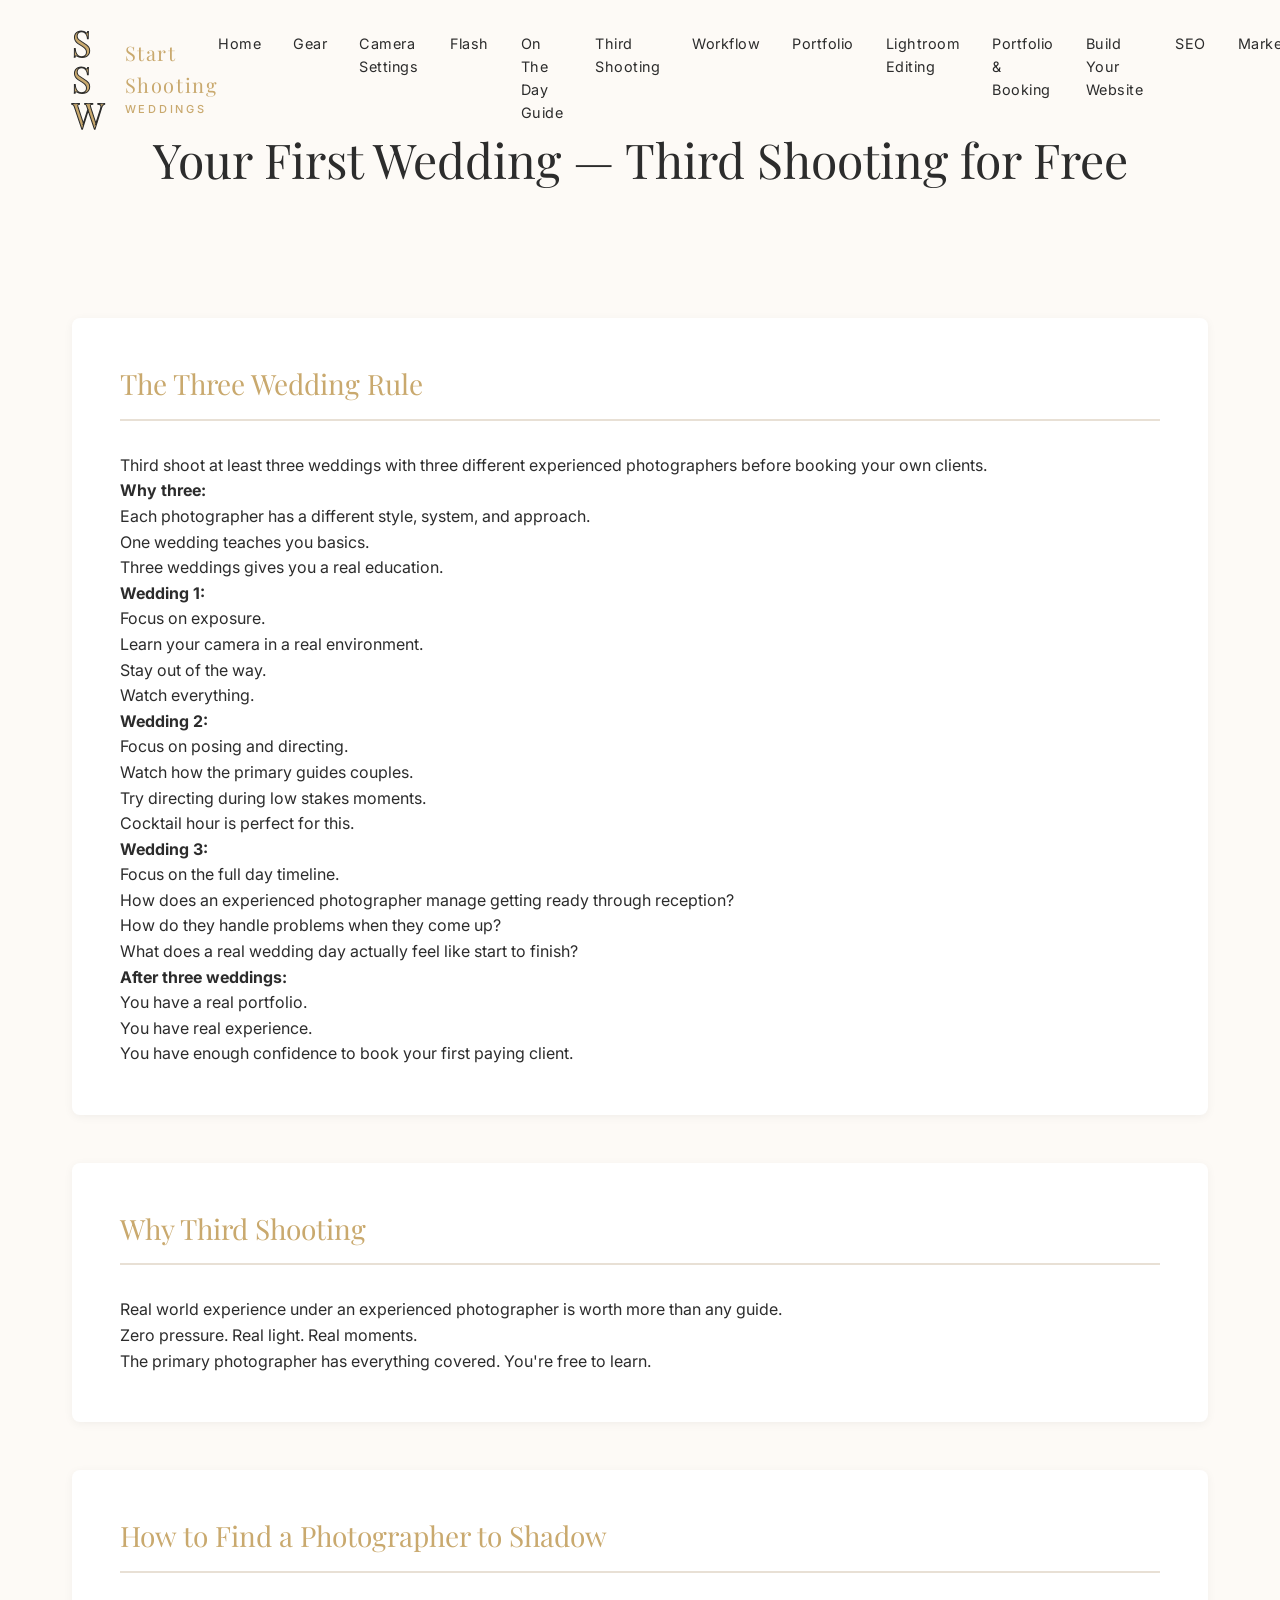
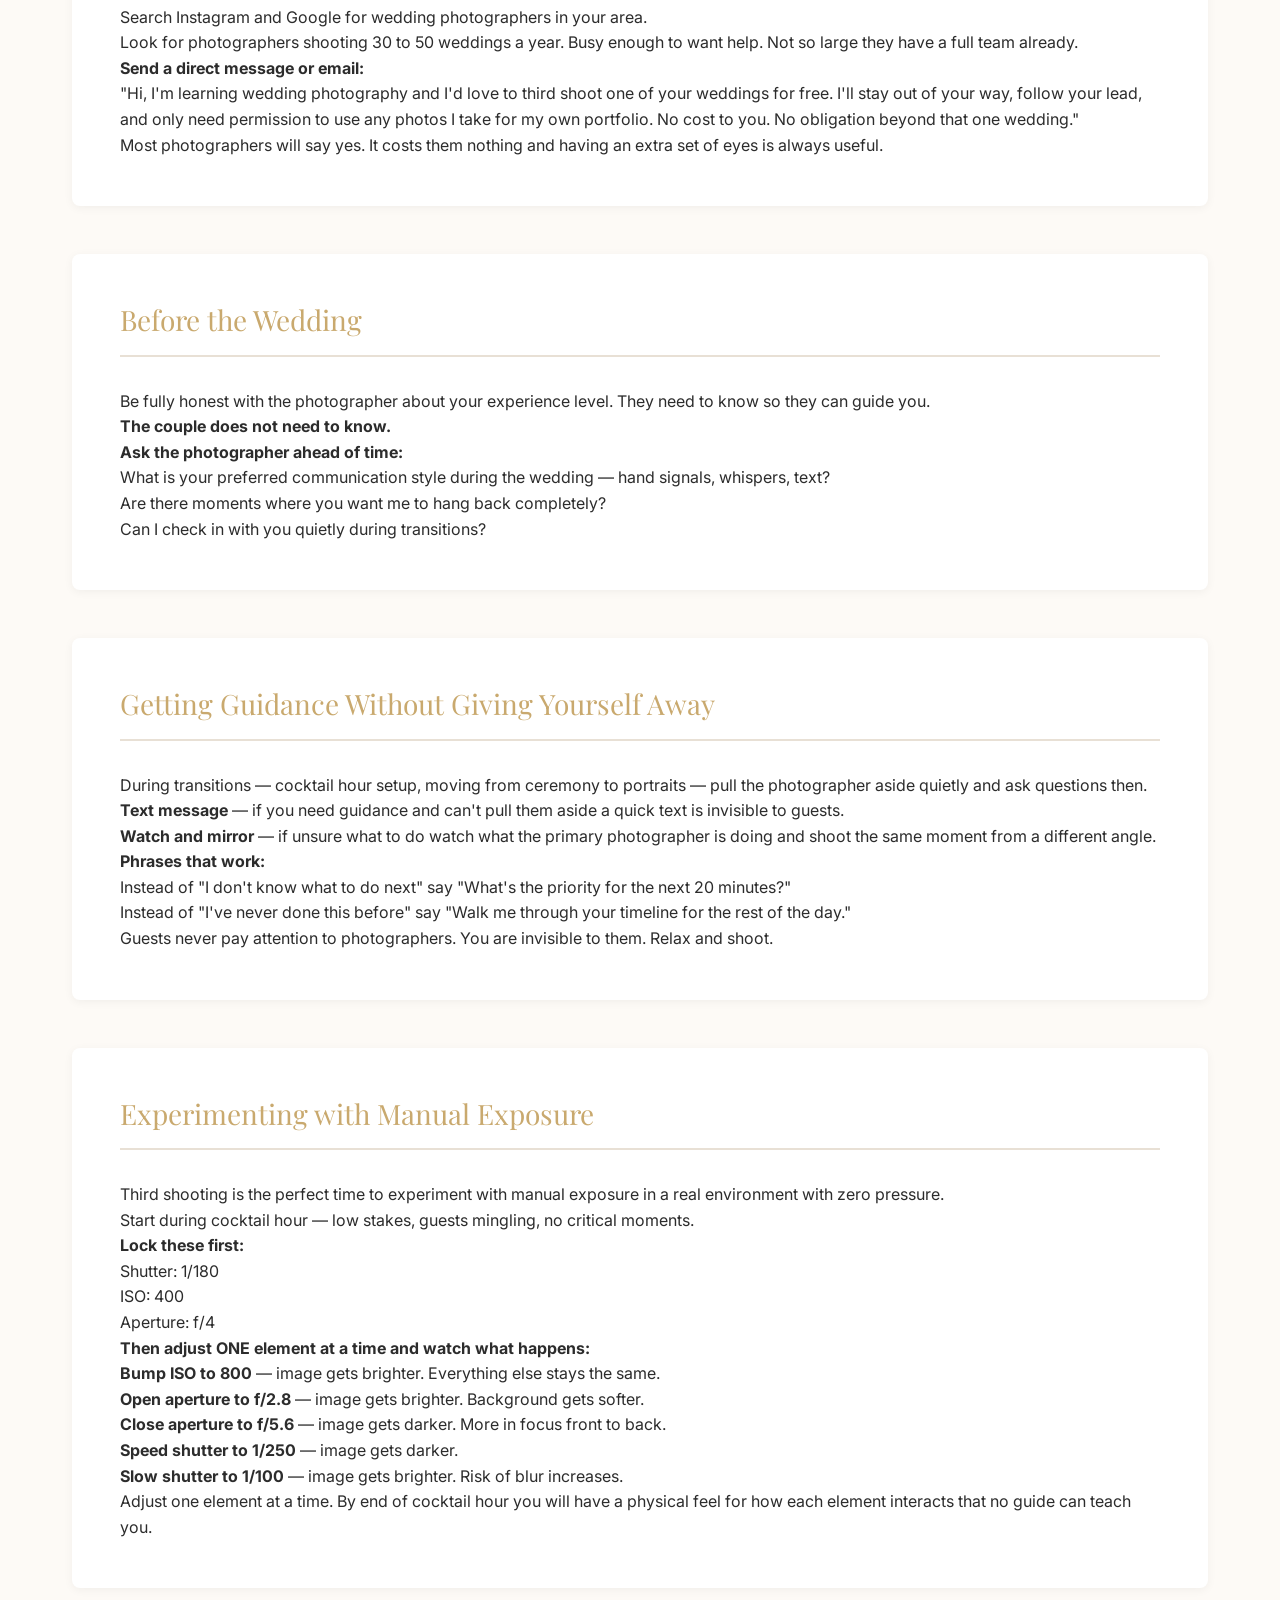
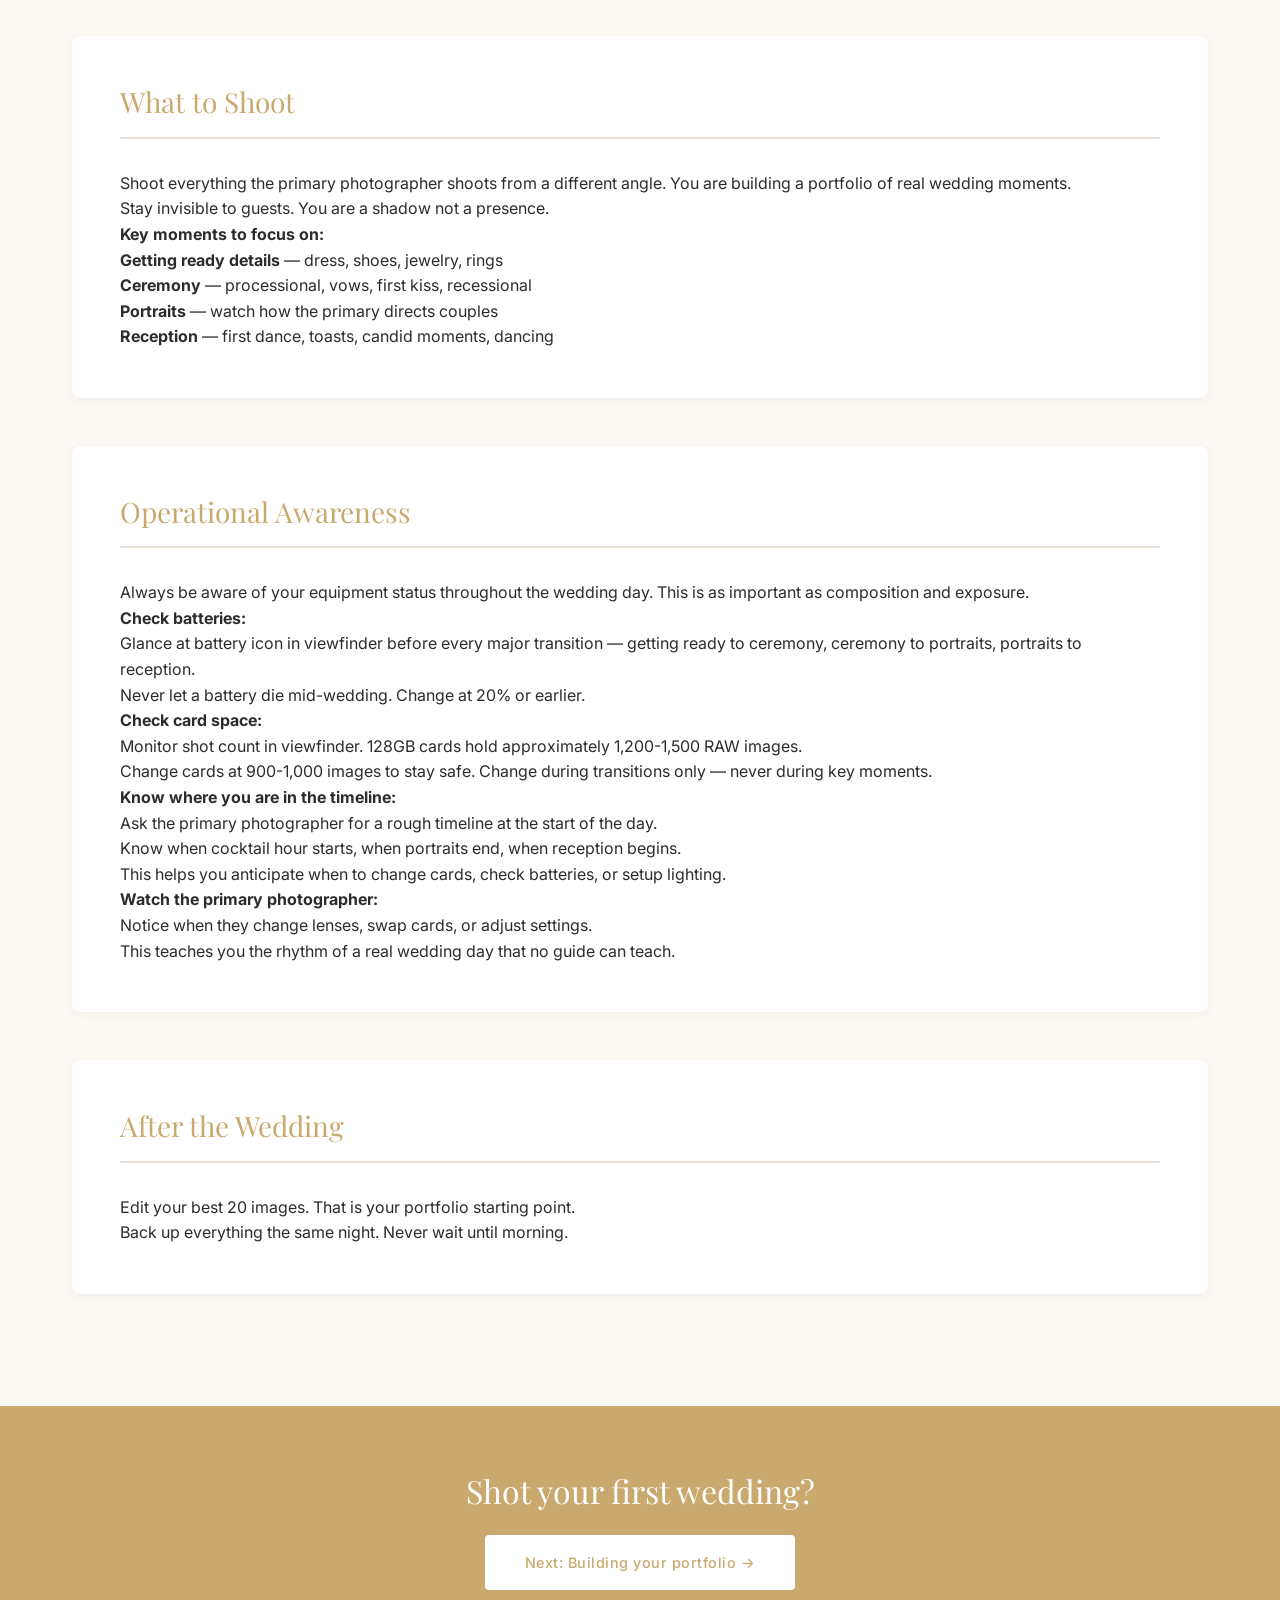
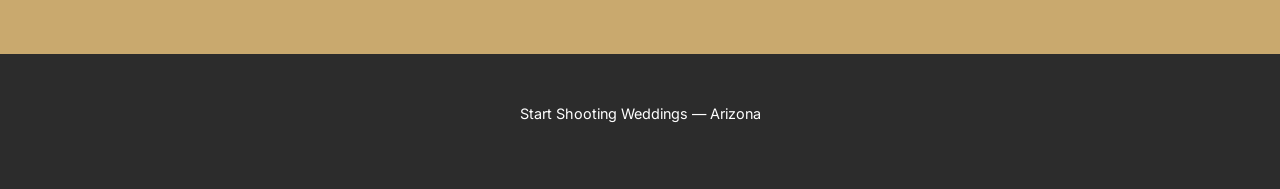
<file: third-shooting.html>
<!DOCTYPE html>
<html lang="en">
<head>
    <meta charset="UTF-8">
    <meta name="viewport" content="width=device-width, initial-scale=1.0">
    <title>Your First Wedding — Third Shooting for Free | Start Shooting Weddings</title>
    <meta name="description" content="Guide to third shooting your first wedding for free. How to find a photographer to shadow, what to shoot, and how to build your portfolio.">
    <link rel="stylesheet" href="style.css">
    <link rel="preconnect" href="https://fonts.googleapis.com">
    <link rel="preconnect" href="https://fonts.gstatic.com" crossorigin>
    <link rel="preload" href="https://fonts.googleapis.com/css2?family=Inter:wght@300;400;500;600&family=Playfair+Display:wght@400;500;600;700&display=swap" as="style" onload="this.onload=null;this.rel='stylesheet'">
    <noscript>
    <link href="https://fonts.googleapis.com/css2?family=Inter:wght@300;400;500;600&family=Playfair+Display:wght@400;500;600;700&display=swap" rel="stylesheet">
    </noscript>
</head>
<body>
    <nav class="nav">
        <div class="nav-container">
            <a href="index.html" class="logo">
                <div class="logo-monogram">
                    <span>S</span>
                    <span>S</span>
                    <span>W</span>
                </div>
                <div class="logo-text">
                    <span class="logo-main">Start Shooting</span>
                    <span class="logo-sub">WEDDINGS</span>
                </div>
            </a>
            <div class="nav-links">
                <a href="index.html">Home</a>
                <a href="gear.html">Gear</a>
                <a href="camera-settings.html">Camera Settings</a>
                <a href="flash.html">Flash</a>
                <a href="on-the-day-guide.html">On The Day Guide</a>
                <a href="third-shooting.html">Third Shooting</a>
                <a href="wedding-day-workflow.html">Workflow</a>
                <a href="portfolio.html">Portfolio</a>
                <a href="lightroom-editing.html">Lightroom Editing</a>
                <a href="portfolio-and-booking.html">Portfolio & Booking</a>
                <a href="build-your-website.html">Build Your Website</a>
                <a href="seo.html">SEO</a>
                <a href="marketing.html">Marketing</a>
                <a href="certificate.html">Certificate</a>
            </div>
            <button class="hamburger" aria-label="Toggle menu">
                <span></span>
                <span></span>
                <span></span>
            </button>
        </div>
    </nav>

    <section class="page-hero">
        <div class="container">
            <h1>Your First Wedding — Third Shooting for Free</h1>
        </div>
    </section>

    <section class="gear-section">
        <div class="container">
            <div class="gear-category">
                <h2>The Three Wedding Rule</h2>
                <p>Third shoot at least three weddings with three different experienced photographers before booking your own clients.</p>
                <p><strong>Why three:</strong></p>
                <p>Each photographer has a different style, system, and approach.</p>
                <p>One wedding teaches you basics.</p>
                <p>Three weddings gives you a real education.</p>
                <p><strong>Wedding 1:</strong></p>
                <p>Focus on exposure.</p>
                <p>Learn your camera in a real environment.</p>
                <p>Stay out of the way.</p>
                <p>Watch everything.</p>
                <p><strong>Wedding 2:</strong></p>
                <p>Focus on posing and directing.</p>
                <p>Watch how the primary guides couples.</p>
                <p>Try directing during low stakes moments.</p>
                <p>Cocktail hour is perfect for this.</p>
                <p><strong>Wedding 3:</strong></p>
                <p>Focus on the full day timeline.</p>
                <p>How does an experienced photographer manage getting ready through reception?</p>
                <p>How do they handle problems when they come up?</p>
                <p>What does a real wedding day actually feel like start to finish?</p>
                <p><strong>After three weddings:</strong></p>
                <p>You have a real portfolio.</p>
                <p>You have real experience.</p>
                <p>You have enough confidence to book your first paying client.</p>
            </div>

            <div class="gear-category">
                <h2>Why Third Shooting</h2>
                <p>Real world experience under an experienced photographer is worth more than any guide.</p>
                <p>Zero pressure. Real light. Real moments.</p>
                <p>The primary photographer has everything covered. You're free to learn.</p>
            </div>

            <div class="gear-category">
                <h2>How to Find a Photographer to Shadow</h2>
                <p>Search Instagram and Google for wedding photographers in your area.</p>
                <p>Look for photographers shooting 30 to 50 weddings a year. Busy enough to want help. Not so large they have a full team already.</p>
                <p><strong>Send a direct message or email:</strong></p>
                <p>"Hi, I'm learning wedding photography and I'd love to third shoot one of your weddings for free. I'll stay out of your way, follow your lead, and only need permission to use any photos I take for my own portfolio. No cost to you. No obligation beyond that one wedding."</p>
                <p>Most photographers will say yes. It costs them nothing and having an extra set of eyes is always useful.</p>
            </div>

            <div class="gear-category">
                <h2>Before the Wedding</h2>
                <p>Be fully honest with the photographer about your experience level. They need to know so they can guide you.</p>
                <p><strong>The couple does not need to know.</strong></p>
                <p><strong>Ask the photographer ahead of time:</strong></p>
                <p>What is your preferred communication style during the wedding — hand signals, whispers, text?</p>
                <p>Are there moments where you want me to hang back completely?</p>
                <p>Can I check in with you quietly during transitions?</p>
            </div>

            <div class="gear-category">
                <h2>Getting Guidance Without Giving Yourself Away</h2>
                <p>During transitions — cocktail hour setup, moving from ceremony to portraits — pull the photographer aside quietly and ask questions then.</p>
                <p><strong>Text message</strong> — if you need guidance and can't pull them aside a quick text is invisible to guests.</p>
                <p><strong>Watch and mirror</strong> — if unsure what to do watch what the primary photographer is doing and shoot the same moment from a different angle.</p>
                <p><strong>Phrases that work:</strong></p>
                <p>Instead of "I don't know what to do next" say "What's the priority for the next 20 minutes?"</p>
                <p>Instead of "I've never done this before" say "Walk me through your timeline for the rest of the day."</p>
                <p>Guests never pay attention to photographers. You are invisible to them. Relax and shoot.</p>
            </div>

            <div class="gear-category">
                <h2>Experimenting with Manual Exposure</h2>
                <p>Third shooting is the perfect time to experiment with manual exposure in a real environment with zero pressure.</p>
                <p>Start during cocktail hour — low stakes, guests mingling, no critical moments.</p>
                <p><strong>Lock these first:</strong></p>
                <p>Shutter: 1/180</p>
                <p>ISO: 400</p>
                <p>Aperture: f/4</p>
                <p><strong>Then adjust ONE element at a time and watch what happens:</strong></p>
                <p><strong>Bump ISO to 800</strong> — image gets brighter. Everything else stays the same.</p>
                <p><strong>Open aperture to f/2.8</strong> — image gets brighter. Background gets softer.</p>
                <p><strong>Close aperture to f/5.6</strong> — image gets darker. More in focus front to back.</p>
                <p><strong>Speed shutter to 1/250</strong> — image gets darker.</p>
                <p><strong>Slow shutter to 1/100</strong> — image gets brighter. Risk of blur increases.</p>
                <p>Adjust one element at a time. By end of cocktail hour you will have a physical feel for how each element interacts that no guide can teach you.</p>
            </div>

            <div class="gear-category">
                <h2>What to Shoot</h2>
                <p>Shoot everything the primary photographer shoots from a different angle. You are building a portfolio of real wedding moments.</p>
                <p>Stay invisible to guests. You are a shadow not a presence.</p>
                <p><strong>Key moments to focus on:</strong></p>
                <p><strong>Getting ready details</strong> — dress, shoes, jewelry, rings</p>
                <p><strong>Ceremony</strong> — processional, vows, first kiss, recessional</p>
                <p><strong>Portraits</strong> — watch how the primary directs couples</p>
                <p><strong>Reception</strong> — first dance, toasts, candid moments, dancing</p>
            </div>

            <div class="gear-category">
                <h2>Operational Awareness</h2>
                <p>Always be aware of your equipment status throughout the wedding day. This is as important as composition and exposure.</p>
                <p><strong>Check batteries:</strong></p>
                <p>Glance at battery icon in viewfinder before every major transition — getting ready to ceremony, ceremony to portraits, portraits to reception.</p>
                <p>Never let a battery die mid-wedding. Change at 20% or earlier.</p>
                <p><strong>Check card space:</strong></p>
                <p>Monitor shot count in viewfinder. 128GB cards hold approximately 1,200-1,500 RAW images.</p>
                <p>Change cards at 900-1,000 images to stay safe. Change during transitions only — never during key moments.</p>
                <p><strong>Know where you are in the timeline:</strong></p>
                <p>Ask the primary photographer for a rough timeline at the start of the day.</p>
                <p>Know when cocktail hour starts, when portraits end, when reception begins.</p>
                <p>This helps you anticipate when to change cards, check batteries, or setup lighting.</p>
                <p><strong>Watch the primary photographer:</strong></p>
                <p>Notice when they change lenses, swap cards, or adjust settings.</p>
                <p>This teaches you the rhythm of a real wedding day that no guide can teach.</p>
            </div>

            <div class="gear-category">
                <h2>After the Wedding</h2>
                <p>Edit your best 20 images. That is your portfolio starting point.</p>
                <p>Back up everything the same night. Never wait until morning.</p>
            </div>
        </div>
    </section>

    <section class="cta-section">
        <div class="container">
            <h2>Shot your first wedding?</h2>
            <a href="portfolio.html" class="btn btn-primary">Next: Building your portfolio →</a>
        </div>
    </section>

    <footer class="footer">
        <div class="container">
            <p>Start Shooting Weddings &mdash; Arizona</p>
        </div>
    </footer>

    <script>
        window.addEventListener('scroll', function() {
            const nav = document.querySelector('.nav');
            if (window.scrollY > 50) {
                nav.classList.add('nav-scrolled');
            } else {
                nav.classList.remove('nav-scrolled');
            }
        });

        // Hamburger menu toggle
        const hamburger = document.querySelector('.hamburger');
        const navLinks = document.querySelector('.nav-links');

        if (hamburger) {
            hamburger.addEventListener('click', function() {
                hamburger.classList.toggle('active');
                navLinks.classList.toggle('active');
            });

            // Close menu when clicking a link
            navLinks.querySelectorAll('a').forEach(link => {
                link.addEventListener('click', () => {
                    hamburger.classList.remove('active');
                    navLinks.classList.remove('active');
                });
            });
        }
    </script>
</body>
</html>
</file>
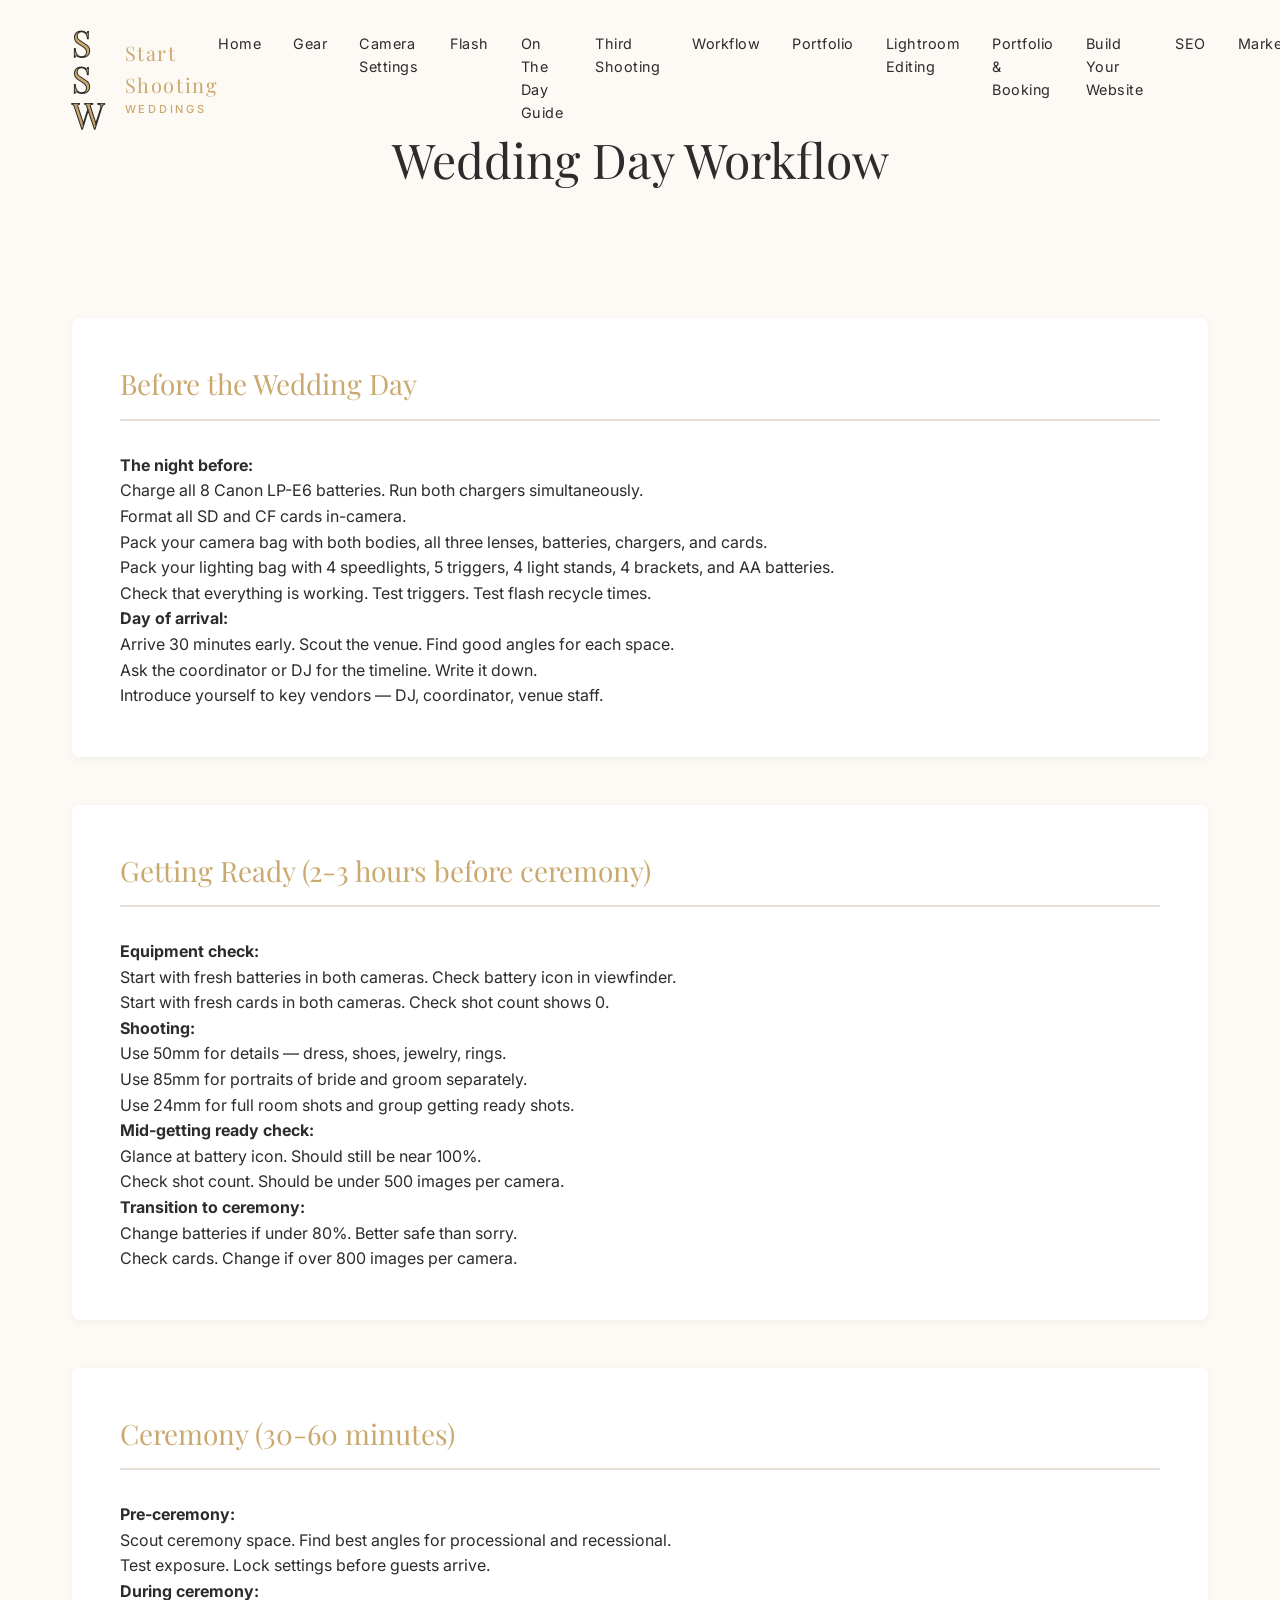
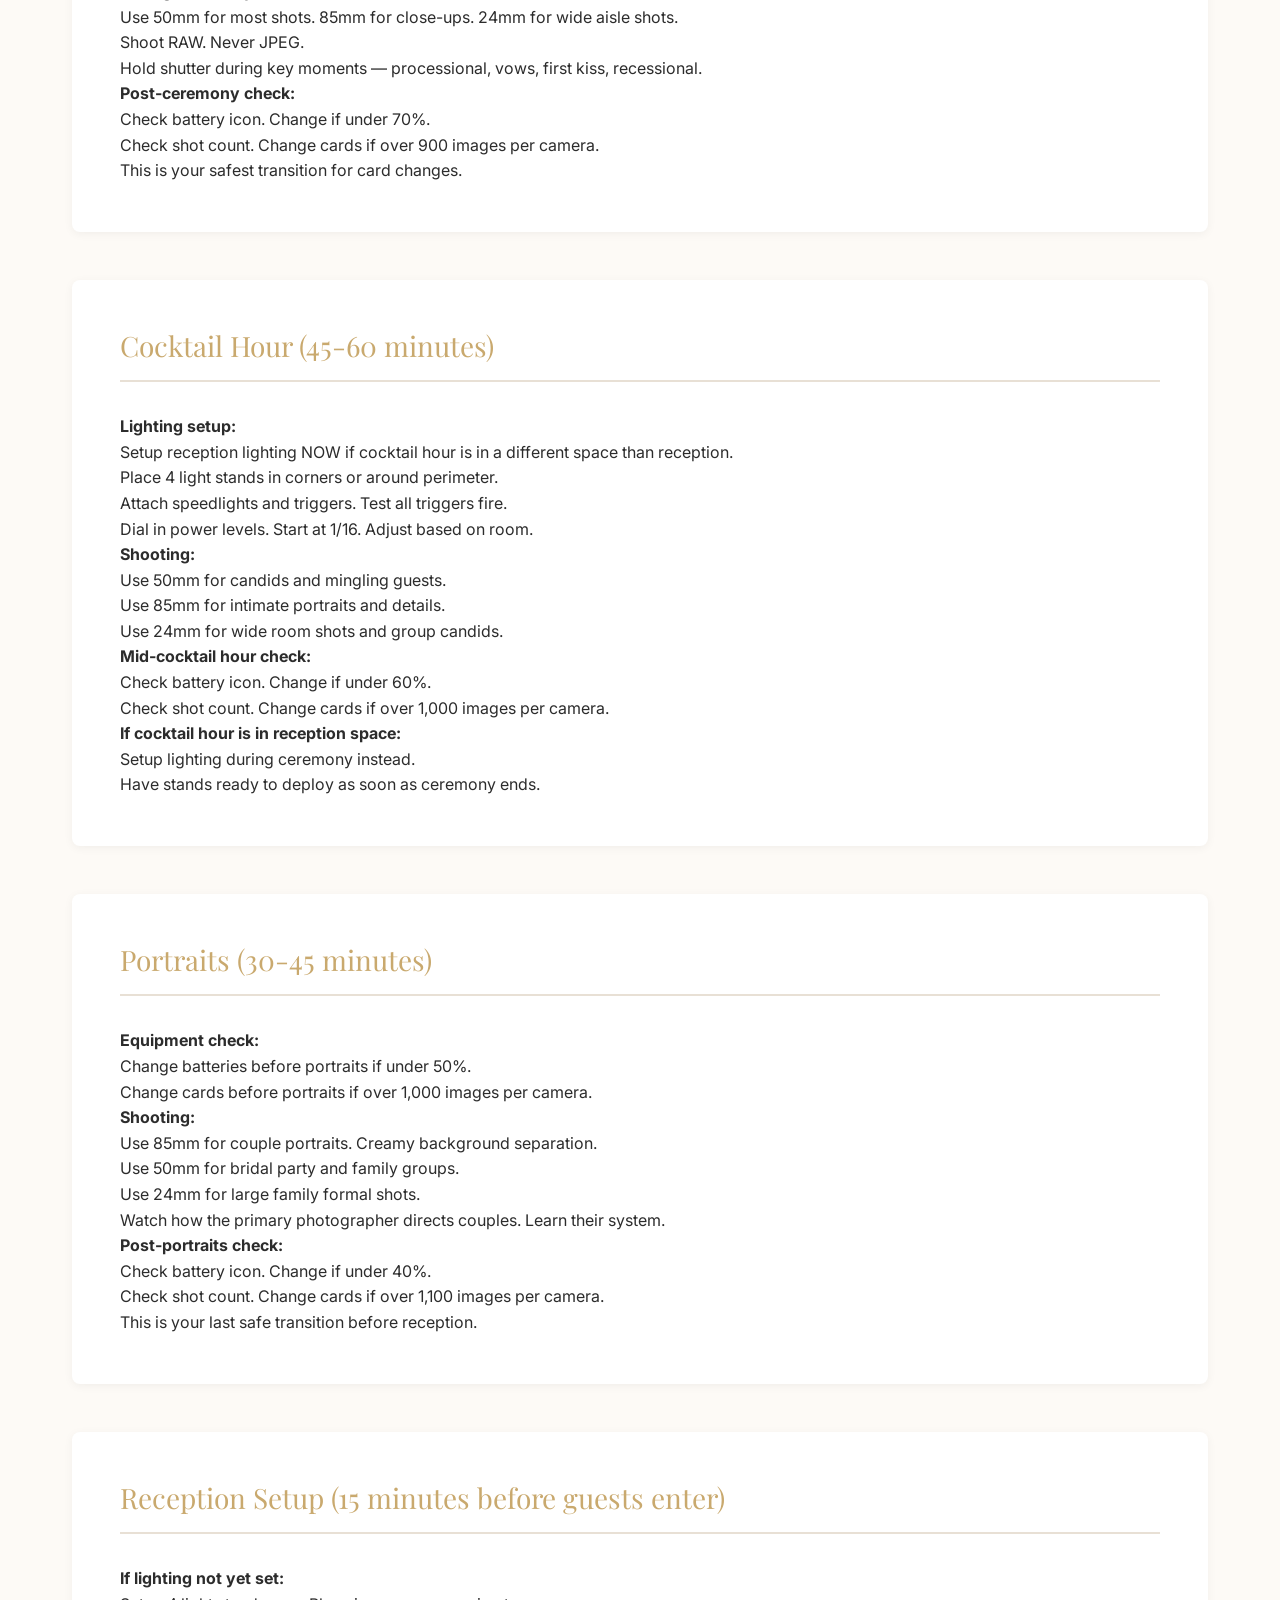
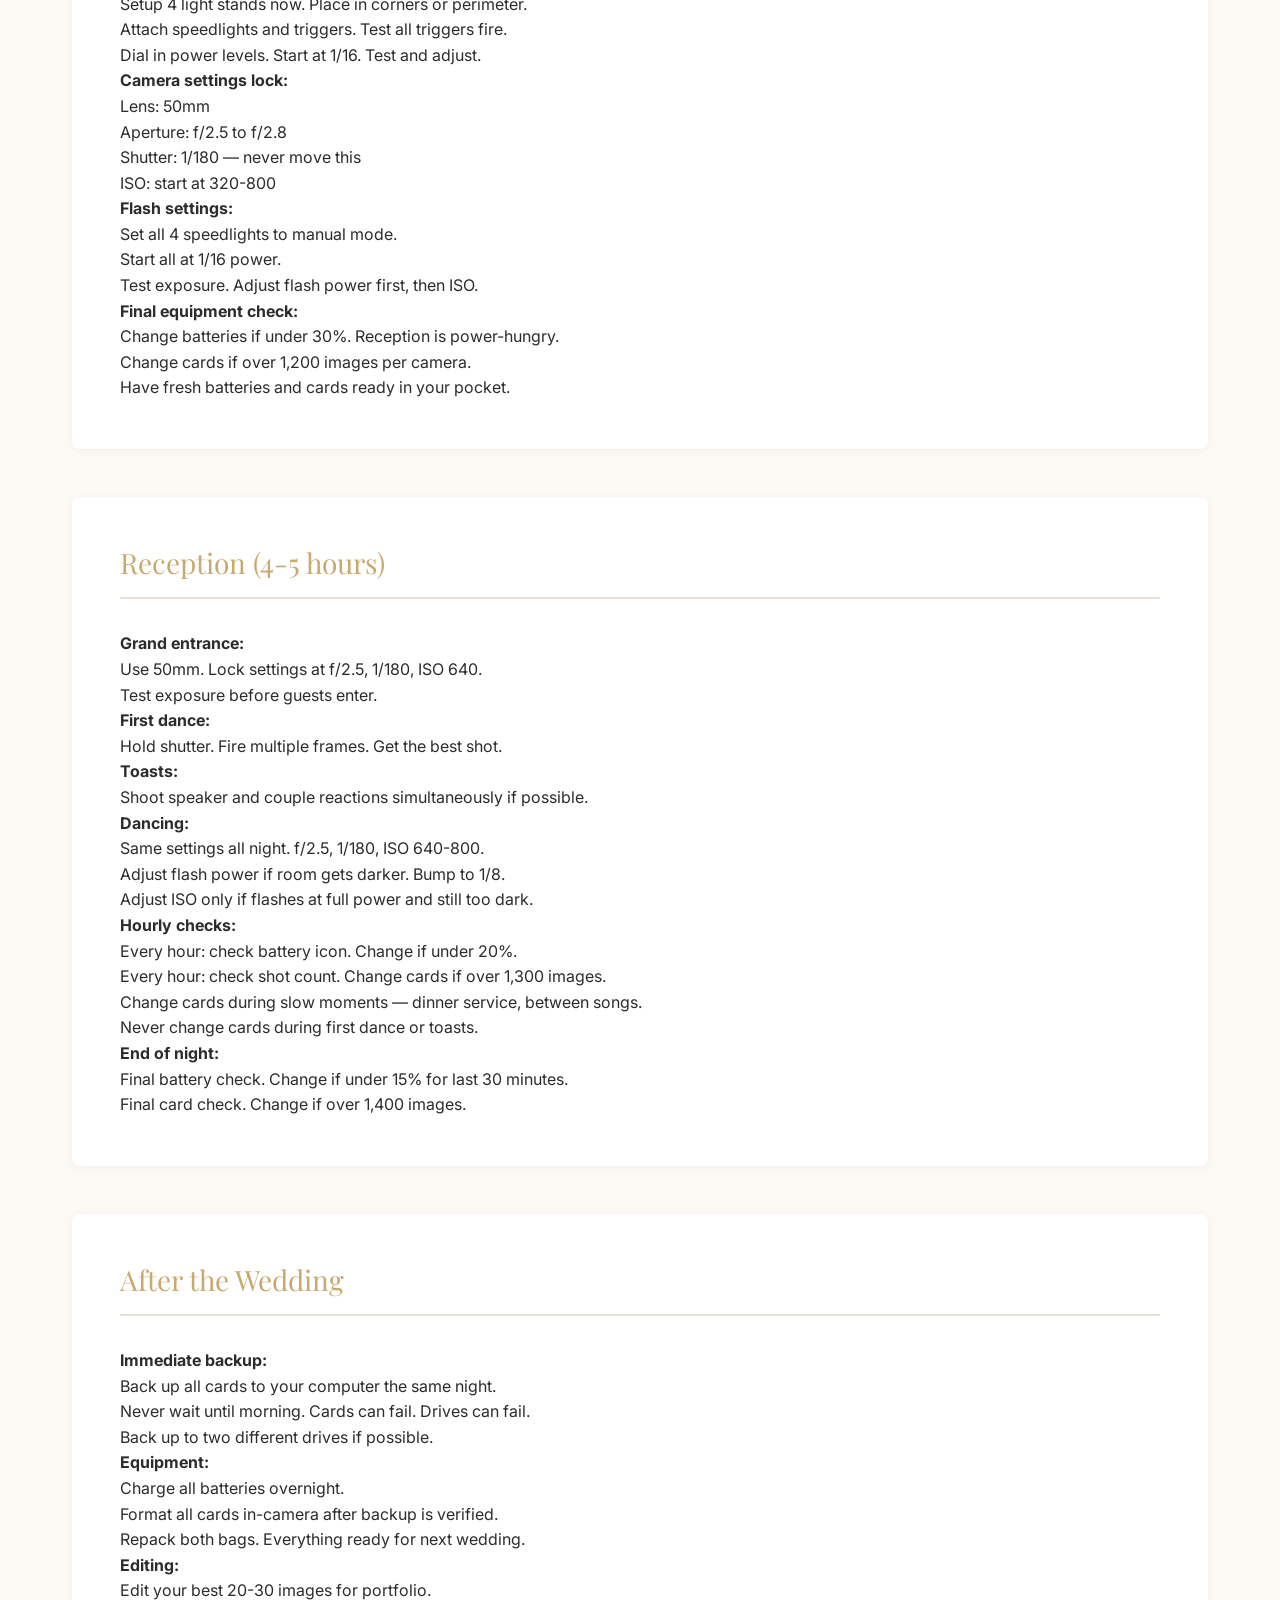
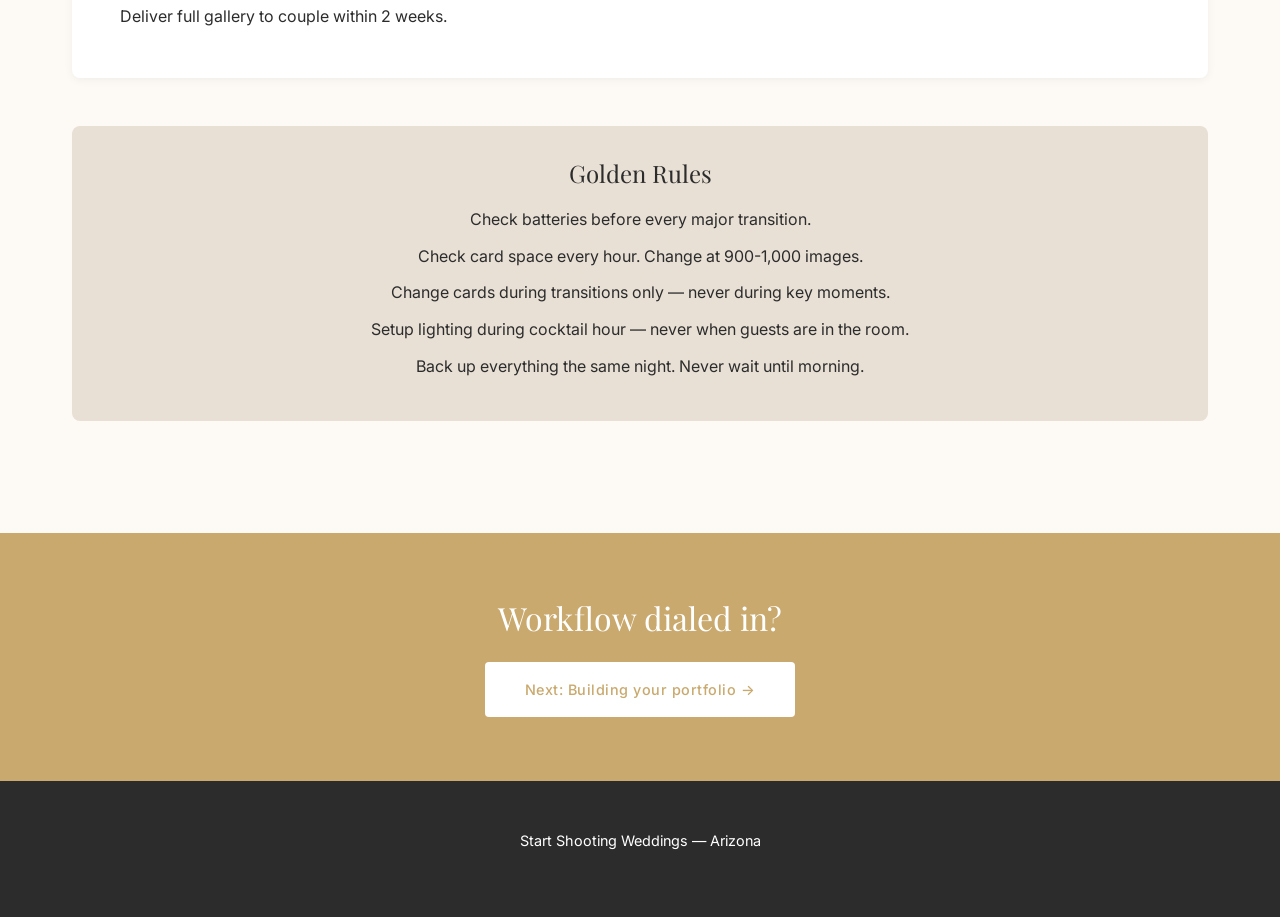
<file: wedding-day-workflow.html>
<!DOCTYPE html>
<html lang="en">
<head>
    <meta charset="UTF-8">
    <meta name="viewport" content="width=device-width, initial-scale=1.0">
    <title>Wedding Day Workflow | Start Shooting Weddings</title>
    <meta name="description" content="Complete wedding day workflow timeline. When to check batteries, change cards, setup lighting, and manage your day from getting ready through reception.">
    <link rel="stylesheet" href="style.css">
    <link rel="preconnect" href="https://fonts.googleapis.com">
    <link rel="preconnect" href="https://fonts.gstatic.com" crossorigin>
    <link rel="preload" href="https://fonts.googleapis.com/css2?family=Inter:wght@300;400;500;600&family=Playfair+Display:wght@400;500;600;700&display=swap" as="style" onload="this.onload=null;this.rel='stylesheet'">
    <noscript>
    <link href="https://fonts.googleapis.com/css2?family=Inter:wght@300;400;500;600&family=Playfair+Display:wght@400;500;600;700&display=swap" rel="stylesheet">
    </noscript>
</head>
<body>
    <nav class="nav">
        <div class="nav-container">
            <a href="index.html" class="logo">
                <div class="logo-monogram">
                    <span>S</span>
                    <span>S</span>
                    <span>W</span>
                </div>
                <div class="logo-text">
                    <span class="logo-main">Start Shooting</span>
                    <span class="logo-sub">WEDDINGS</span>
                </div>
            </a>
            <div class="nav-links">
                <a href="index.html">Home</a>
                <a href="gear.html">Gear</a>
                <a href="camera-settings.html">Camera Settings</a>
                <a href="flash.html">Flash</a>
                <a href="on-the-day-guide.html">On The Day Guide</a>
                <a href="third-shooting.html">Third Shooting</a>
                <a href="wedding-day-workflow.html">Workflow</a>
                <a href="portfolio.html">Portfolio</a>
                <a href="lightroom-editing.html">Lightroom Editing</a>
                <a href="portfolio-and-booking.html">Portfolio & Booking</a>
                <a href="build-your-website.html">Build Your Website</a>
                <a href="seo.html">SEO</a>
                <a href="marketing.html">Marketing</a>
                <a href="certificate.html">Certificate</a>
            </div>
            <button class="hamburger" aria-label="Toggle menu">
                <span></span>
                <span></span>
                <span></span>
            </button>
        </div>
    </nav>

    <section class="page-hero">
        <div class="container">
            <h1>Wedding Day Workflow</h1>
        </div>
    </section>

    <section class="gear-section">
        <div class="container">
            <div class="gear-category">
                <h2>Before the Wedding Day</h2>
                <p><strong>The night before:</strong></p>
                <p>Charge all 8 Canon LP-E6 batteries. Run both chargers simultaneously.</p>
                <p>Format all SD and CF cards in-camera.</p>
                <p>Pack your camera bag with both bodies, all three lenses, batteries, chargers, and cards.</p>
                <p>Pack your lighting bag with 4 speedlights, 5 triggers, 4 light stands, 4 brackets, and AA batteries.</p>
                <p>Check that everything is working. Test triggers. Test flash recycle times.</p>
                <p><strong>Day of arrival:</strong></p>
                <p>Arrive 30 minutes early. Scout the venue. Find good angles for each space.</p>
                <p>Ask the coordinator or DJ for the timeline. Write it down.</p>
                <p>Introduce yourself to key vendors — DJ, coordinator, venue staff.</p>
            </div>

            <div class="gear-category">
                <h2>Getting Ready (2-3 hours before ceremony)</h2>
                <p><strong>Equipment check:</strong></p>
                <p>Start with fresh batteries in both cameras. Check battery icon in viewfinder.</p>
                <p>Start with fresh cards in both cameras. Check shot count shows 0.</p>
                <p><strong>Shooting:</strong></p>
                <p>Use 50mm for details — dress, shoes, jewelry, rings.</p>
                <p>Use 85mm for portraits of bride and groom separately.</p>
                <p>Use 24mm for full room shots and group getting ready shots.</p>
                <p><strong>Mid-getting ready check:</strong></p>
                <p>Glance at battery icon. Should still be near 100%.</p>
                <p>Check shot count. Should be under 500 images per camera.</p>
                <p><strong>Transition to ceremony:</strong></p>
                <p>Change batteries if under 80%. Better safe than sorry.</p>
                <p>Check cards. Change if over 800 images per camera.</p>
            </div>

            <div class="gear-category">
                <h2>Ceremony (30-60 minutes)</h2>
                <p><strong>Pre-ceremony:</strong></p>
                <p>Scout ceremony space. Find best angles for processional and recessional.</p>
                <p>Test exposure. Lock settings before guests arrive.</p>
                <p><strong>During ceremony:</strong></p>
                <p>Use 50mm for most shots. 85mm for close-ups. 24mm for wide aisle shots.</p>
                <p>Shoot RAW. Never JPEG.</p>
                <p>Hold shutter during key moments — processional, vows, first kiss, recessional.</p>
                <p><strong>Post-ceremony check:</strong></p>
                <p>Check battery icon. Change if under 70%.</p>
                <p>Check shot count. Change cards if over 900 images per camera.</p>
                <p>This is your safest transition for card changes.</p>
            </div>

            <div class="gear-category">
                <h2>Cocktail Hour (45-60 minutes)</h2>
                <p><strong>Lighting setup:</strong></p>
                <p>Setup reception lighting NOW if cocktail hour is in a different space than reception.</p>
                <p>Place 4 light stands in corners or around perimeter.</p>
                <p>Attach speedlights and triggers. Test all triggers fire.</p>
                <p>Dial in power levels. Start at 1/16. Adjust based on room.</p>
                <p><strong>Shooting:</strong></p>
                <p>Use 50mm for candids and mingling guests.</p>
                <p>Use 85mm for intimate portraits and details.</p>
                <p>Use 24mm for wide room shots and group candids.</p>
                <p><strong>Mid-cocktail hour check:</strong></p>
                <p>Check battery icon. Change if under 60%.</p>
                <p>Check shot count. Change cards if over 1,000 images per camera.</p>
                <p><strong>If cocktail hour is in reception space:</strong></p>
                <p>Setup lighting during ceremony instead.</p>
                <p>Have stands ready to deploy as soon as ceremony ends.</p>
            </div>

            <div class="gear-category">
                <h2>Portraits (30-45 minutes)</h2>
                <p><strong>Equipment check:</strong></p>
                <p>Change batteries before portraits if under 50%.</p>
                <p>Change cards before portraits if over 1,000 images per camera.</p>
                <p><strong>Shooting:</strong></p>
                <p>Use 85mm for couple portraits. Creamy background separation.</p>
                <p>Use 50mm for bridal party and family groups.</p>
                <p>Use 24mm for large family formal shots.</p>
                <p>Watch how the primary photographer directs couples. Learn their system.</p>
                <p><strong>Post-portraits check:</strong></p>
                <p>Check battery icon. Change if under 40%.</p>
                <p>Check shot count. Change cards if over 1,100 images per camera.</p>
                <p>This is your last safe transition before reception.</p>
            </div>

            <div class="gear-category">
                <h2>Reception Setup (15 minutes before guests enter)</h2>
                <p><strong>If lighting not yet set:</strong></p>
                <p>Setup 4 light stands now. Place in corners or perimeter.</p>
                <p>Attach speedlights and triggers. Test all triggers fire.</p>
                <p>Dial in power levels. Start at 1/16. Test and adjust.</p>
                <p><strong>Camera settings lock:</strong></p>
                <p>Lens: 50mm</p>
                <p>Aperture: f/2.5 to f/2.8</p>
                <p>Shutter: 1/180 — never move this</p>
                <p>ISO: start at 320-800</p>
                <p><strong>Flash settings:</strong></p>
                <p>Set all 4 speedlights to manual mode.</p>
                <p>Start all at 1/16 power.</p>
                <p>Test exposure. Adjust flash power first, then ISO.</p>
                <p><strong>Final equipment check:</strong></p>
                <p>Change batteries if under 30%. Reception is power-hungry.</p>
                <p>Change cards if over 1,200 images per camera.</p>
                <p>Have fresh batteries and cards ready in your pocket.</p>
            </div>

            <div class="gear-category">
                <h2>Reception (4-5 hours)</h2>
                <p><strong>Grand entrance:</strong></p>
                <p>Use 50mm. Lock settings at f/2.5, 1/180, ISO 640.</p>
                <p>Test exposure before guests enter.</p>
                <p><strong>First dance:</strong></p>
                <p>Hold shutter. Fire multiple frames. Get the best shot.</p>
                <p><strong>Toasts:</strong></p>
                <p>Shoot speaker and couple reactions simultaneously if possible.</p>
                <p><strong>Dancing:</strong></p>
                <p>Same settings all night. f/2.5, 1/180, ISO 640-800.</p>
                <p>Adjust flash power if room gets darker. Bump to 1/8.</p>
                <p>Adjust ISO only if flashes at full power and still too dark.</p>
                <p><strong>Hourly checks:</strong></p>
                <p>Every hour: check battery icon. Change if under 20%.</p>
                <p>Every hour: check shot count. Change cards if over 1,300 images.</p>
                <p>Change cards during slow moments — dinner service, between songs.</p>
                <p>Never change cards during first dance or toasts.</p>
                <p><strong>End of night:</strong></p>
                <p>Final battery check. Change if under 15% for last 30 minutes.</p>
                <p>Final card check. Change if over 1,400 images.</p>
            </div>

            <div class="gear-category">
                <h2>After the Wedding</h2>
                <p><strong>Immediate backup:</strong></p>
                <p>Back up all cards to your computer the same night.</p>
                <p>Never wait until morning. Cards can fail. Drives can fail.</p>
                <p>Back up to two different drives if possible.</p>
                <p><strong>Equipment:</strong></p>
                <p>Charge all batteries overnight.</p>
                <p>Format all cards in-camera after backup is verified.</p>
                <p>Repack both bags. Everything ready for next wedding.</p>
                <p><strong>Editing:</strong></p>
                <p>Edit your best 20-30 images for portfolio.</p>
                <p>Deliver full gallery to couple within 2 weeks.</p>
            </div>

            <div class="callout-box">
                <h3>Golden Rules</h3>
                <p>Check batteries before every major transition.</p>
                <p>Check card space every hour. Change at 900-1,000 images.</p>
                <p>Change cards during transitions only — never during key moments.</p>
                <p>Setup lighting during cocktail hour — never when guests are in the room.</p>
                <p>Back up everything the same night. Never wait until morning.</p>
            </div>
        </div>
    </section>

    <section class="cta-section">
        <div class="container">
            <h2>Workflow dialed in?</h2>
            <a href="portfolio.html" class="btn btn-primary">Next: Building your portfolio →</a>
        </div>
    </section>

    <footer class="footer">
        <div class="container">
            <p>Start Shooting Weddings &mdash; Arizona</p>
        </div>
    </footer>

    <script>
        window.addEventListener('scroll', function() {
            const nav = document.querySelector('.nav');
            if (window.scrollY > 50) {
                nav.classList.add('nav-scrolled');
            } else {
                nav.classList.remove('nav-scrolled');
            }
        });

        // Hamburger menu toggle
        const hamburger = document.querySelector('.hamburger');
        const navLinks = document.querySelector('.nav-links');

        if (hamburger) {
            hamburger.addEventListener('click', function() {
                hamburger.classList.toggle('active');
                navLinks.classList.toggle('active');
            });

            // Close menu when clicking a link
            navLinks.querySelectorAll('a').forEach(link => {
                link.addEventListener('click', () => {
                    hamburger.classList.remove('active');
                    navLinks.classList.remove('active');
                });
            });
        }
    </script>
</body>
</html>
</file>
<file: style.css>
/* Reset and Base Styles */
* {
    margin: 0;
    padding: 0;
    box-sizing: border-box;
}

:root {
    --bg-color: #FDFAF6;
    --text-color: #2C2C2C;
    --accent-color: #C9A96E;
    --secondary-color: #E8E0D5;
    --white: #FFFFFF;
}

body {
    font-family: 'Inter', sans-serif;
    background-color: var(--bg-color);
    color: var(--text-color);
    line-height: 1.6;
}

h1, h2, h3, h4, h5, h6 {
    font-family: 'Playfair Display', serif;
    font-weight: 400;
    line-height: 1.3;
}

a {
    text-decoration: none;
    color: inherit;
    transition: color 0.3s ease;
}

.container {
    max-width: 1200px;
    margin: 0 auto;
    padding: 0 2rem;
}

img {
    max-width: 100%;
    height: auto;
}

/* Navigation */
.nav {
    position: fixed;
    top: 0;
    left: 0;
    right: 0;
    z-index: 1000;
    transition: background-color 0.3s ease, box-shadow 0.3s ease;
}

.nav-container {
    max-width: 1200px;
    margin: 0 auto;
    padding: 1.5rem 2rem;
    display: flex;
    justify-content: space-between;
    align-items: center;
}

.logo {
    font-family: 'Playfair Display', serif;
    font-size: 1.5rem;
    font-weight: 500;
    color: #A8A8A8;
    display: flex;
    align-items: center;
    gap: 1rem;
}

.logo-monogram {
    font-family: 'Playfair Display', serif;
    font-size: 36px;
    color: var(--accent-color);
    letter-spacing: 0.1em;
    -webkit-text-stroke: 1px #2C2C2C;
    text-stroke: 1px #2C2C2C;
    display: flex;
    flex-direction: column;
    line-height: 1;
    font-weight: 400;
}

.logo-text {
    display: flex;
    flex-direction: column;
}

.logo-main {
    font-family: 'Playfair Display', serif;
    font-size: 20px;
    color: var(--accent-color);
    font-weight: 400;
    letter-spacing: 0.08em;
}

.logo-sub {
    font-family: 'Inter', sans-serif;
    font-size: 11px;
    color: #C9A96E;
    letter-spacing: 0.25em;
    text-transform: uppercase;
}

.nav-scrolled .logo {
    color: var(--text-color);
}

.nav-links {
    display: flex;
    gap: 2rem;
}

.hamburger {
    display: none;
    flex-direction: column;
    background: none;
    border: none;
    cursor: pointer;
    padding: 0.5rem;
    z-index: 1001;
    position: fixed;
    top: 1.5rem;
    right: 2rem;
}

.hamburger span {
    width: 25px;
    height: 3px;
    background-color: var(--accent-color);
    margin: 3px 0;
    transition: all 0.3s ease;
    border-radius: 3px;
}

.hamburger.active span:nth-child(1) {
    transform: rotate(45deg) translate(5px, 5px);
}

.hamburger.active span:nth-child(2) {
    opacity: 0;
}

.hamburger.active span:nth-child(3) {
    transform: rotate(-45deg) translate(7px, -6px);
}

/* Mobile Navigation */
@media (max-width: 968px) {
    .hamburger {
        display: flex;
    }

    .nav-links {
        position: fixed;
        top: 0;
        right: -100%;
        width: 80%;
        max-width: 400px;
        height: 100vh;
        background-color: var(--white);
        flex-direction: column;
        padding: 6rem 2rem 2rem;
        gap: 1.5rem;
        transition: right 0.3s ease;
        box-shadow: -5px 0 15px rgba(0, 0, 0, 0.1);
        z-index: 1000;
    }

    .nav-links.active {
        right: 0;
    }

    .nav-links a {
        font-size: 1.2rem;
        color: var(--text-color);
    }

    .nav-links a:hover {
        color: var(--accent-color);
    }
}

.nav-links a {
    font-family: 'Inter', sans-serif;
    font-size: 0.9rem;
    font-weight: 400;
    color: var(--text-color);
    letter-spacing: 0.5px;
}

.nav-scrolled .nav-links a {
    color: var(--text-color);
}

.nav-scrolled {
    background-color: var(--white);
    box-shadow: 0 2px 10px rgba(0, 0, 0, 0.05);
}

/* Page Hero */
.page-hero {
    padding: 8rem 0 4rem;
    background-color: var(--bg-color);
    text-align: center;
}

.page-hero h1 {
    font-size: 3rem;
    color: var(--text-color);
}

/* Hero Section (Landing Page) */
.hero {
    padding: 10rem 0 6rem;
    background-color: var(--bg-color);
    text-align: center;
    position: relative;
    min-height: 80vh;
    display: flex;
    align-items: center;
}

.hero-background {
    position: absolute;
    top: 0;
    left: 0;
    right: 0;
    bottom: 0;
    background-image: url('facepalmweddingpic.jpg');
    background-size: cover;
    background-position: center;
    background-repeat: no-repeat;
    z-index: 0;
}

.hero-background::after {
    content: '';
    position: absolute;
    top: 0;
    left: 0;
    right: 0;
    bottom: 0;
    background: linear-gradient(to bottom, rgba(253, 250, 246, 0.4), rgba(253, 250, 246, 0.3));
}

.hero .container {
    position: relative;
    z-index: 1;
}

.hero h1 {
    font-size: 4rem;
    color: var(--text-color);
    margin-bottom: 1.5rem;
}

.hero-subtitle {
    font-size: 1.25rem;
    color: var(--text-color);
    margin-bottom: 2rem;
    opacity: 0.8;
}

.hero-cta {
    margin-top: 2rem;
}

/* Content Section */
.content-section {
    padding: 5rem 0;
    background-color: var(--white);
}

.content-section:nth-child(even) {
    background-color: var(--bg-color);
}

.section-intro {
    text-align: center;
    max-width: 800px;
    margin: 0 auto 4rem;
}

.section-intro h2 {
    font-size: 2.5rem;
    color: var(--text-color);
    margin-bottom: 1rem;
}

.section-intro p {
    font-size: 1.1rem;
    color: var(--text-color);
    opacity: 0.8;
}

/* Guide Steps */
.guide-steps {
    display: grid;
    grid-template-columns: repeat(auto-fit, minmax(300px, 1fr));
    gap: 2rem;
    max-width: 1200px;
    margin: 0 auto;
}

.guide-step {
    background-color: var(--bg-color);
    padding: 2rem;
    border-radius: 8px;
    transition: transform 0.3s ease, box-shadow 0.3s ease;
}

.guide-step:hover {
    transform: translateY(-5px);
    box-shadow: 0 5px 20px rgba(0, 0, 0, 0.1);
}

.step-number {
    font-family: 'Playfair Display', serif;
    font-size: 3rem;
    color: var(--accent-color);
    margin-bottom: 1rem;
    opacity: 0.3;
}

.guide-step h3 {
    font-size: 1.5rem;
    color: var(--text-color);
    margin-bottom: 1rem;
}

.guide-step h3 a {
    color: var(--text-color);
    transition: color 0.3s ease;
}

.guide-step h3 a:hover {
    color: var(--accent-color);
}

.guide-step p {
    font-size: 1rem;
    color: var(--text-color);
    opacity: 0.8;
    line-height: 1.6;
}

/* Feature Grid */
.feature-grid {
    display: grid;
    grid-template-columns: repeat(auto-fit, minmax(250px, 1fr));
    gap: 2rem;
    max-width: 1200px;
    margin: 0 auto;
}

.feature-item {
    background-color: var(--bg-color);
    padding: 2rem;
    border-radius: 8px;
    text-align: center;
}

.feature-item h3 {
    font-size: 1.25rem;
    color: var(--accent-color);
    margin-bottom: 1rem;
}

.feature-item p {
    font-size: 1rem;
    color: var(--text-color);
    opacity: 0.8;
    line-height: 1.6;
}

/* Gear Section */
.gear-section {
    padding: 4rem 0;
    background-color: var(--bg-color);
}

.gear-intro {
    text-align: center;
    max-width: 800px;
    margin: 0 auto 4rem;
}

.gear-intro h1 {
    font-size: 2.5rem;
    margin-bottom: 1.5rem;
    color: var(--text-color);
}

.gear-intro p {
    font-size: 1.1rem;
    line-height: 1.8;
    color: var(--text-color);
}

.gear-category {
    background-color: var(--white);
    padding: 3rem;
    border-radius: 8px;
    box-shadow: 0 2px 10px rgba(0, 0, 0, 0.05);
    margin-bottom: 3rem;
}

.gear-category h2 {
    font-size: 1.75rem;
    margin-bottom: 2rem;
    color: var(--accent-color);
    border-bottom: 2px solid var(--secondary-color);
    padding-bottom: 1rem;
}

.gear-item {
    margin-bottom: 2rem;
    padding-bottom: 2rem;
    border-bottom: 1px solid var(--secondary-color);
}

.gear-item:last-child {
    border-bottom: none;
    margin-bottom: 0;
    padding-bottom: 0;
}

.gear-item h3 {
    font-size: 1.25rem;
    margin-bottom: 0.5rem;
    color: var(--text-color);
}

.gear-item .price {
    font-size: 1rem;
    color: var(--accent-color);
    font-weight: 500;
    margin-bottom: 1rem;
}

.gear-item p {
    font-size: 1rem;
    line-height: 1.8;
    color: var(--text-color);
    margin-bottom: 0.5rem;
}

.gear-item a {
    color: var(--accent-color);
    text-decoration: underline;
}

.gear-item a:hover {
    color: #b8985e;
}

/* Product Card */
.product-card {
    display: flex;
    gap: 2rem;
    margin-bottom: 2rem;
    padding-bottom: 2rem;
    border-bottom: 1px solid var(--secondary-color);
}

.product-card:last-child {
    border-bottom: none;
    margin-bottom: 0;
    padding-bottom: 0;
}

.product-image {
    flex: 0 0 200px;
}

.product-image img {
    width: 100%;
    height: auto;
    border-radius: 4px;
    object-fit: cover;
}

.product-info {
    flex: 1;
}

.product-info h3 {
    font-size: 1.25rem;
    margin-bottom: 0.5rem;
    color: var(--text-color);
}

.product-info .price {
    font-size: 1.1rem;
    color: var(--accent-color);
    font-weight: 500;
    margin-bottom: 1rem;
}

.product-info p {
    font-size: 1rem;
    line-height: 1.8;
    color: var(--text-color);
    margin-bottom: 1rem;
}

.buy-buttons {
    display: flex;
    gap: 1rem;
    flex-wrap: wrap;
}

.btn-used {
    background-color: var(--accent-color);
    color: var(--white);
    padding: 0.75rem 1.5rem;
    border-radius: 4px;
    text-decoration: none;
    font-family: 'Inter', sans-serif;
    font-size: 0.9rem;
    font-weight: 500;
    transition: background-color 0.3s ease;
}

.btn-used:hover {
    background-color: #b8985e;
}

.btn-amazon {
    background-color: var(--secondary-color);
    color: var(--text-color);
    padding: 0.75rem 1.5rem;
    border-radius: 4px;
    text-decoration: none;
    font-family: 'Inter', sans-serif;
    font-size: 0.9rem;
    font-weight: 500;
    transition: background-color 0.3s ease;
}

.btn-amazon:hover {
    background-color: #d8d0c5;
}

.btn-bh {
    background-color: var(--secondary-color);
    color: var(--text-color);
    padding: 0.75rem 1.5rem;
    border-radius: 4px;
    text-decoration: none;
    font-family: 'Inter', sans-serif;
    font-size: 0.9rem;
    font-weight: 500;
    transition: background-color 0.3s ease;
}

.btn-bh:hover {
    background-color: #d8d0c5;
}

.btn-ebay {
    background-color: var(--secondary-color);
    color: var(--text-color);
    padding: 0.75rem 1.5rem;
    border-radius: 4px;
    text-decoration: none;
    font-family: 'Inter', sans-serif;
    font-size: 0.9rem;
    font-weight: 500;
    transition: background-color 0.3s ease;
}

.btn-ebay:hover {
    background-color: #d8d0c5;
}

@media (max-width: 640px) {
    .product-card {
        flex-direction: column;
    }

    .product-image {
        flex: 0 0 auto;
    }
}

.callout-box {
    background-color: var(--secondary-color);
    padding: 2rem;
    border-radius: 8px;
    margin: 3rem 0;
    text-align: center;
}

.callout-box h3 {
    font-size: 1.5rem;
    margin-bottom: 1rem;
    color: var(--text-color);
}

.callout-box p {
    font-size: 1rem;
    line-height: 1.8;
    color: var(--text-color);
    margin-bottom: 0.5rem;
}

.callout-box a {
    color: var(--accent-color);
    text-decoration: underline;
}

.callout-box a:hover {
    color: #b8985e;
}

/* Buttons */
.btn {
    display: inline-block;
    padding: 1rem 2.5rem;
    font-family: 'Inter', sans-serif;
    font-size: 0.9rem;
    font-weight: 500;
    letter-spacing: 0.5px;
    border-radius: 4px;
    transition: all 0.3s ease;
    cursor: pointer;
    border: none;
}

.btn-primary {
    background-color: var(--accent-color);
    color: var(--white);
}

.btn-primary:hover {
    background-color: #b8985e;
}

.btn-secondary {
    background-color: transparent;
    color: var(--accent-color);
    border: 1px solid var(--accent-color);
}

.btn-secondary:hover {
    background-color: var(--accent-color);
    color: var(--white);
}

/* CTA Section */
.cta-section {
    padding: 4rem 0;
    background-color: var(--accent-color);
    text-align: center;
}

.cta-section h2 {
    font-size: 2rem;
    color: var(--white);
    margin-bottom: 1.5rem;
}

.cta-section .btn-primary {
    background-color: var(--white);
    color: var(--accent-color);
}

.cta-section .btn-primary:hover {
    background-color: var(--secondary-color);
}

/* Footer */
.footer {
    background-color: var(--text-color);
    color: var(--white);
    padding: 3rem 0;
    text-align: center;
}

.footer p {
    font-size: 0.9rem;
    margin-bottom: 1rem;
}

.footer-links {
    display: flex;
    justify-content: center;
    gap: 2rem;
    flex-wrap: wrap;
}

.footer-links a {
    font-size: 0.9rem;
    color: var(--secondary-color);
    white-space: nowrap;
}

.footer-links a:hover {
    color: var(--accent-color);
}

/* Responsive Design */
@media (max-width: 968px) {
    .page-hero h1 {
        font-size: 2.5rem;
    }

    .gear-intro h1 {
        font-size: 2rem;
    }

    .nav-links {
        gap: 1rem;
    }

    .logo-monogram {
        font-size: 28px;
    }

    .logo-main {
        font-size: 16px;
    }

    .logo-sub {
        font-size: 9px;
    }
}

@media (max-width: 640px) {
    .page-hero h1 {
        font-size: 2rem;
    }

    .gear-category {
        padding: 2rem;
    }

    .nav-container {
        flex-direction: column;
        gap: 1rem;
    }
}
</file>
